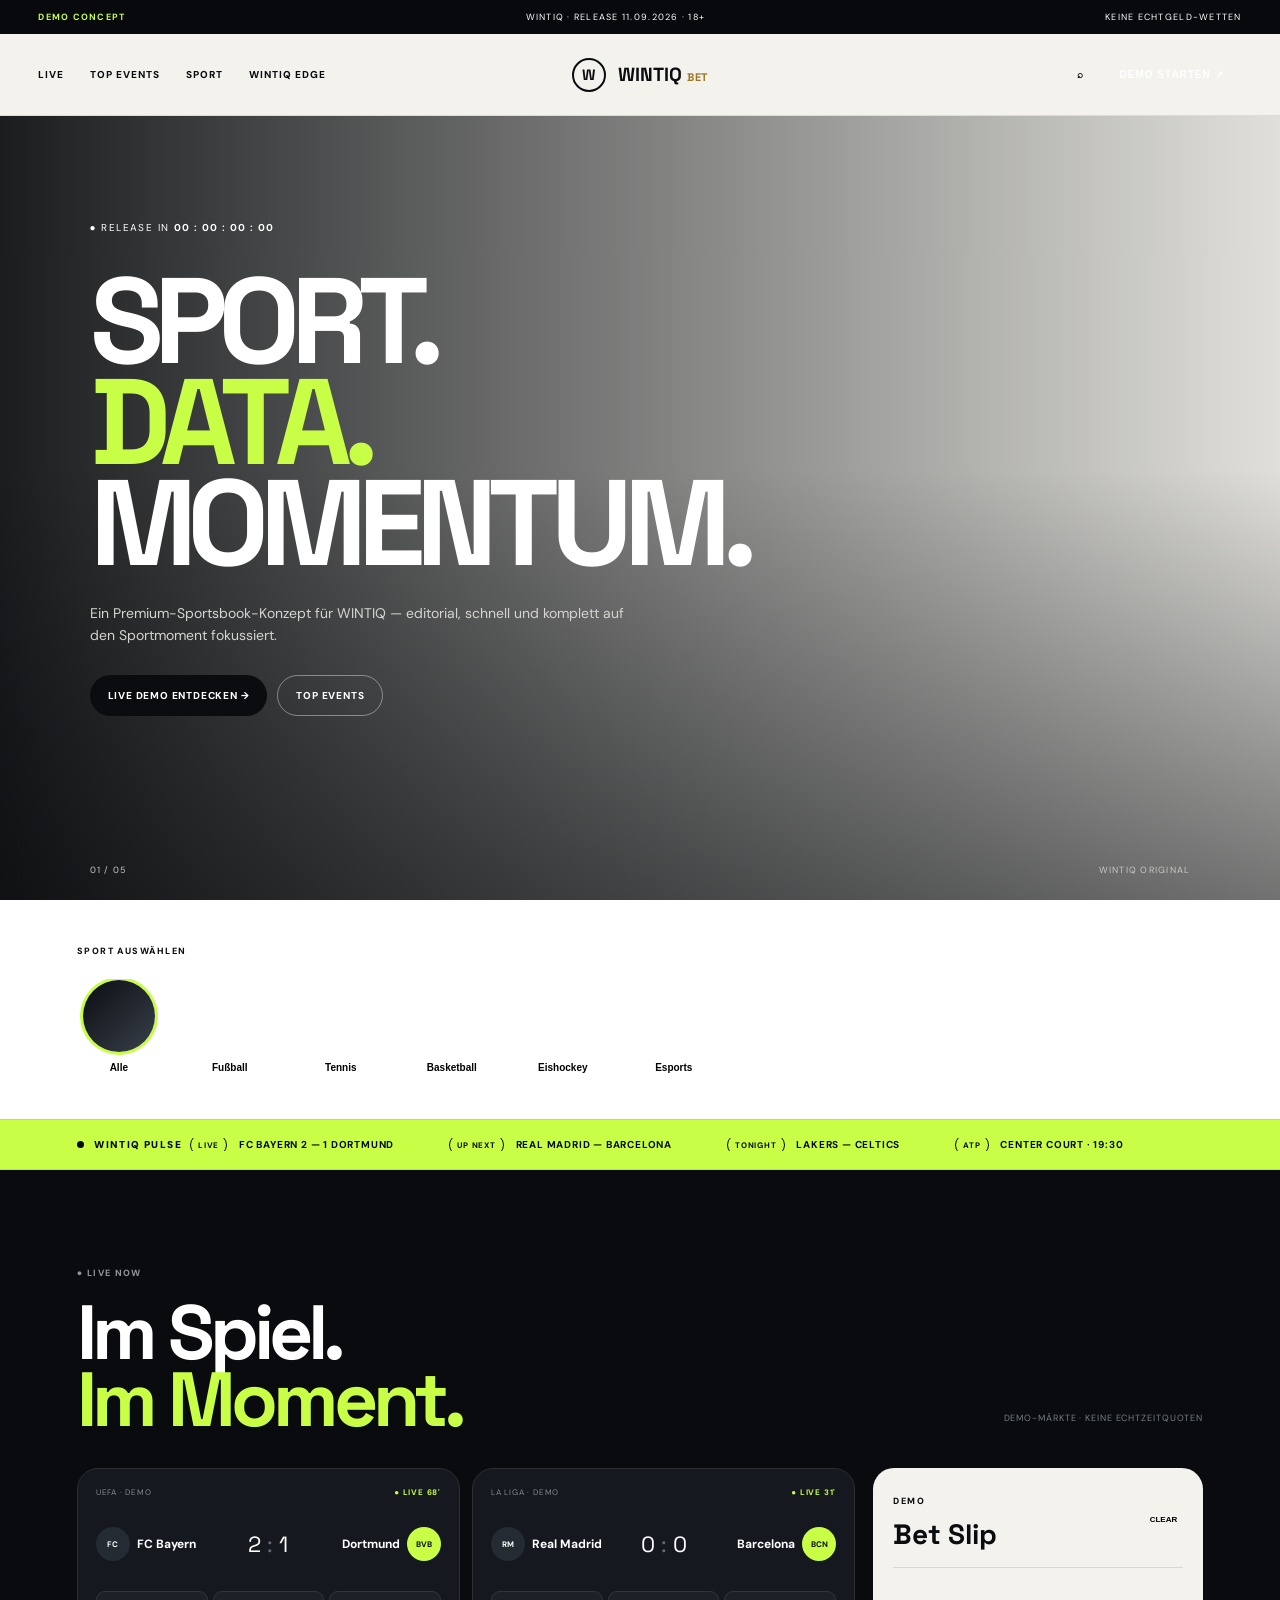
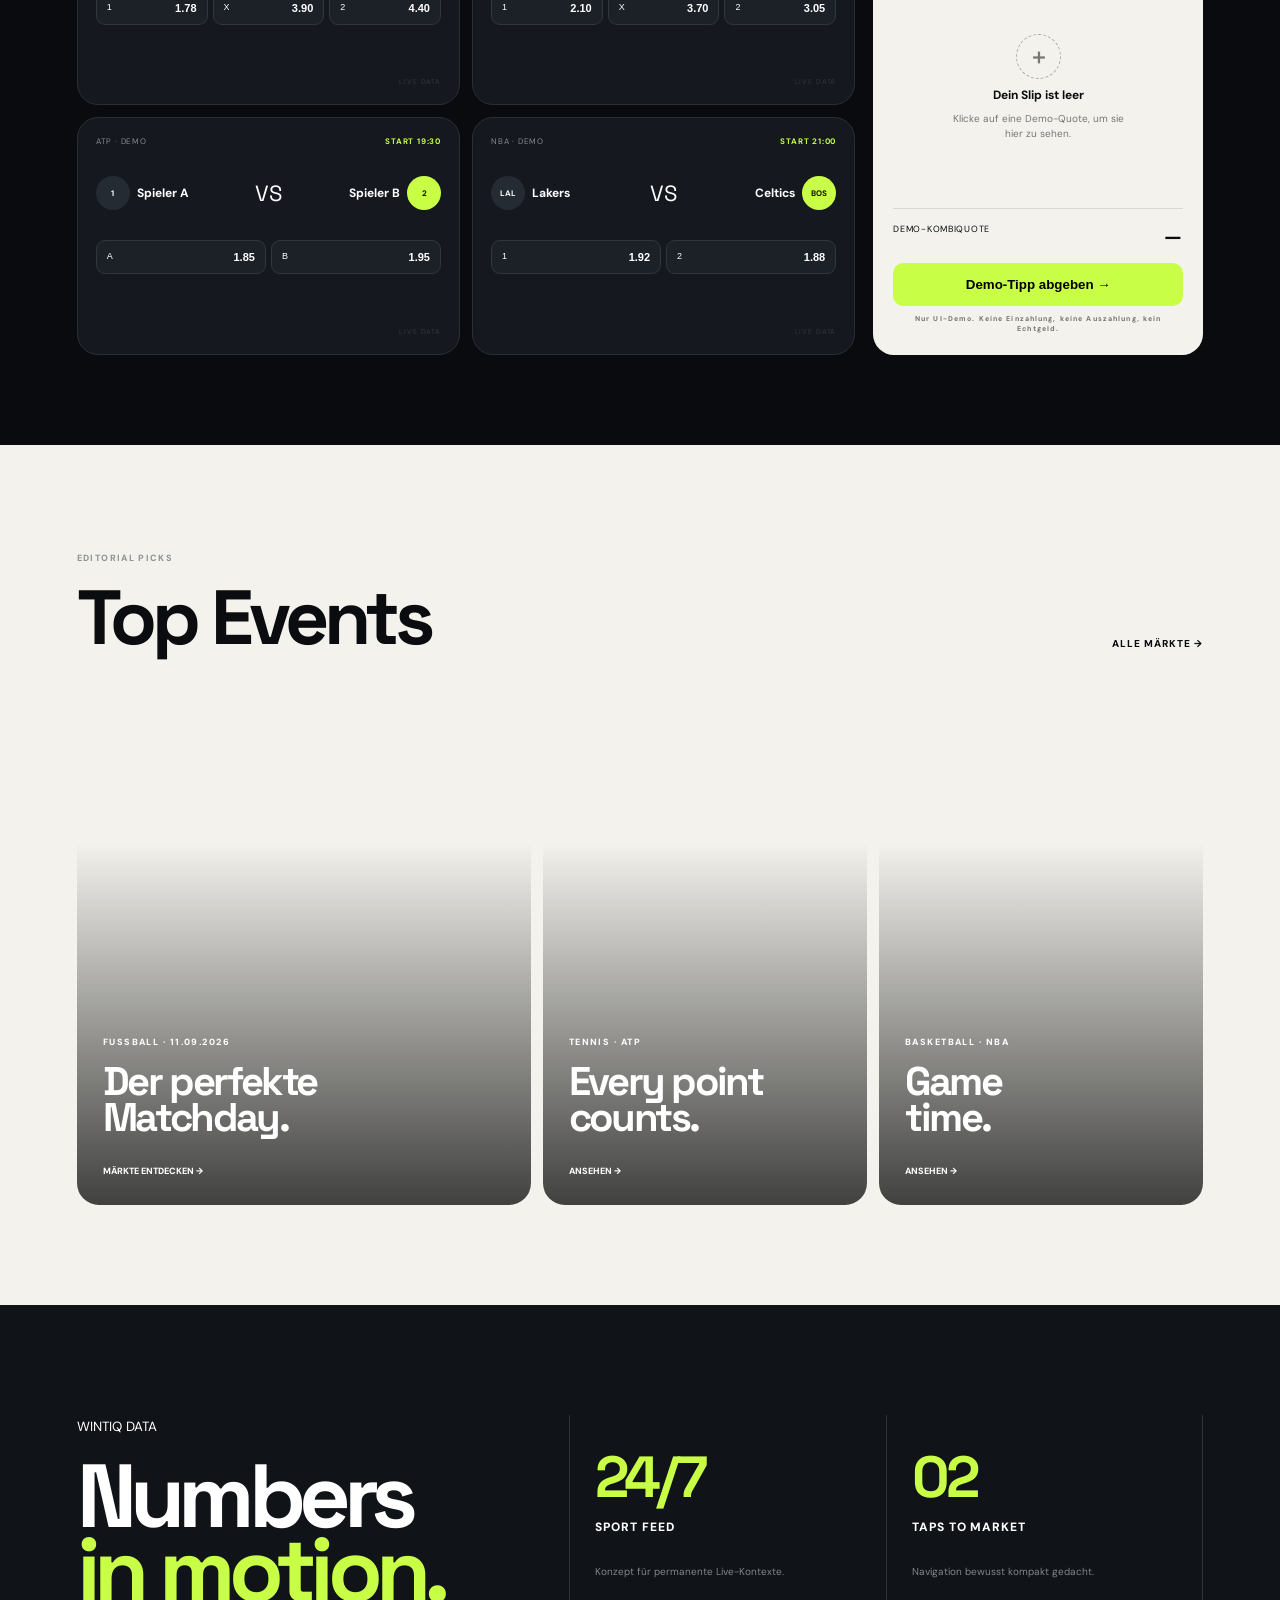
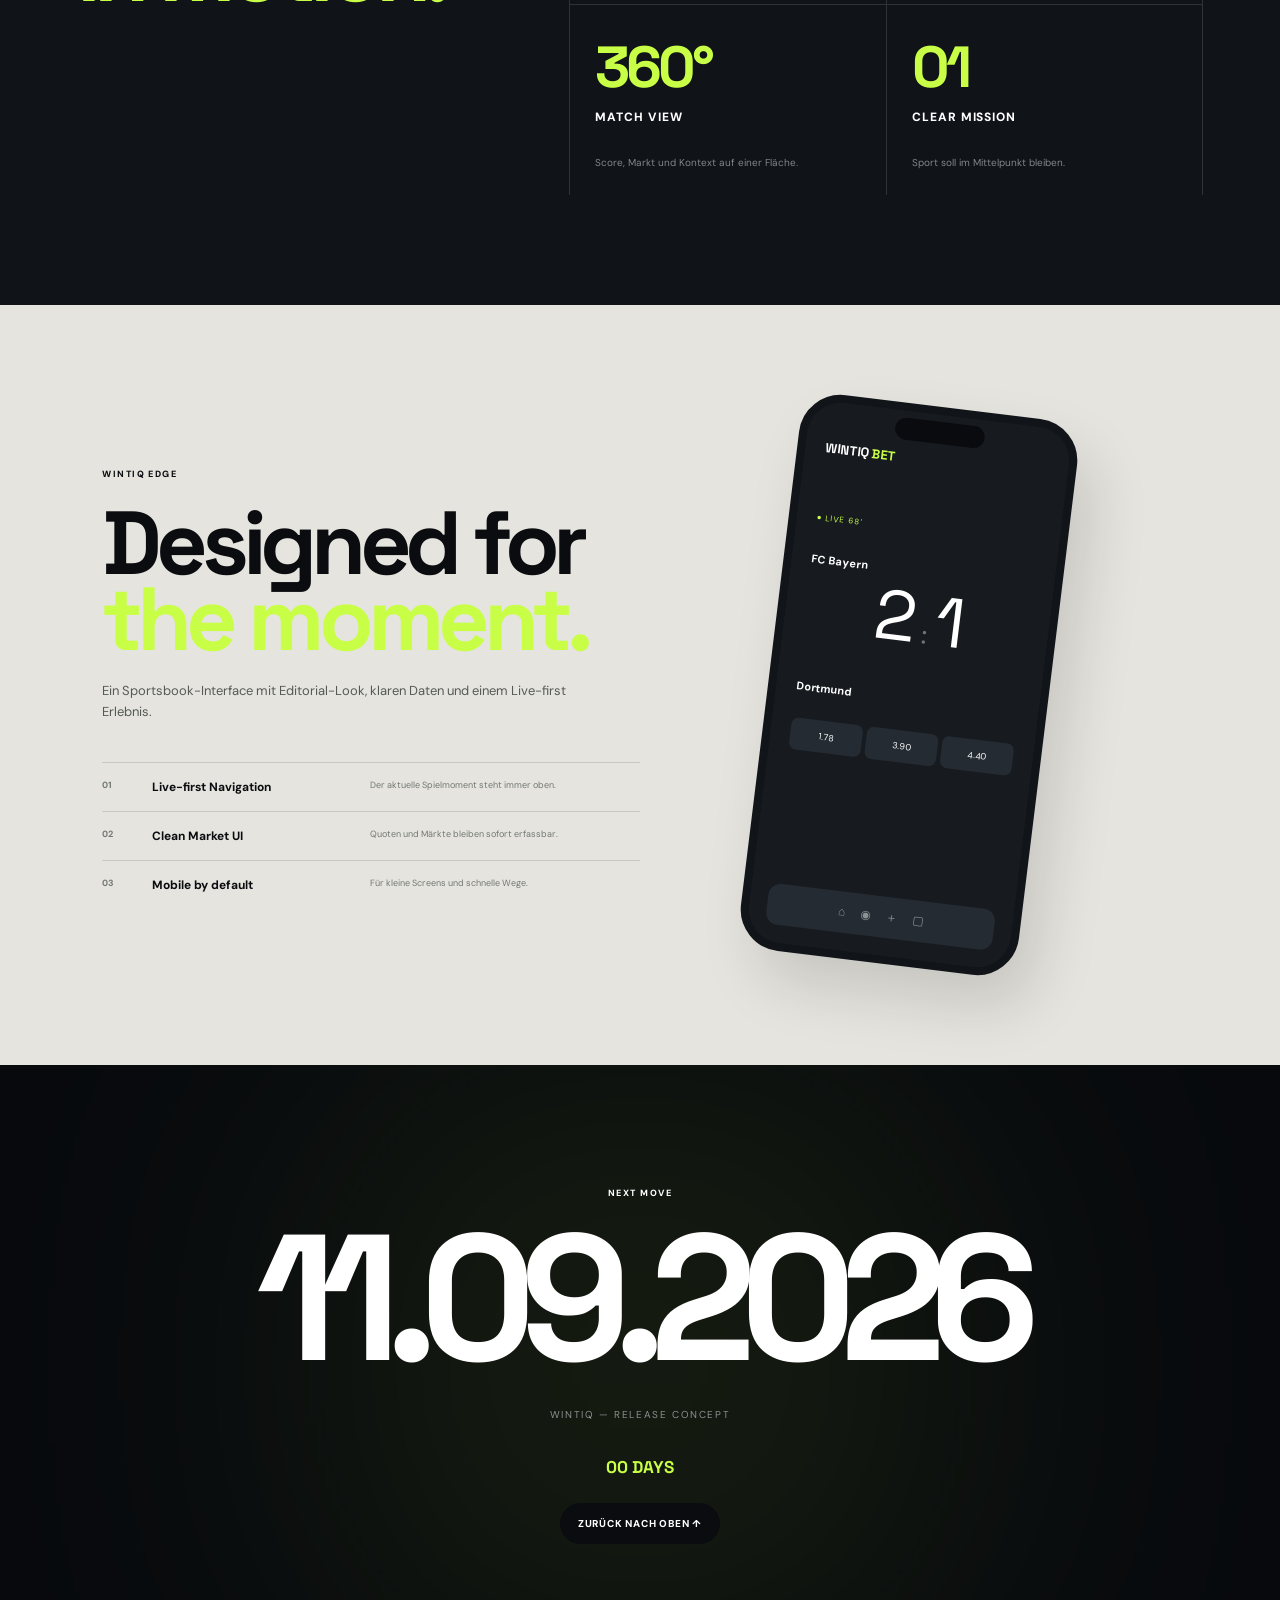
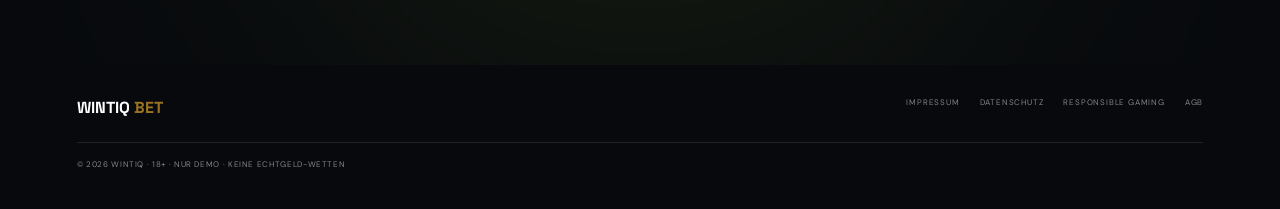
<file: WINTIQ-BET/WINTIQ-BET/index.html>
<!doctype html><html lang="de"><head><meta charset="utf-8"><meta name="viewport" content="width=device-width,initial-scale=1"><meta name="description" content="WINTIQ — Release 11.09.2026"><title>WINTIQ — 11.09.2026</title><link rel="preconnect" href="https://fonts.googleapis.com"><link rel="preconnect" href="https://fonts.gstatic.com" crossorigin><link href="https://fonts.googleapis.com/css2?family=DM+Sans:wght@400;500;700;800&family=Space+Grotesk:wght@500;700&display=swap" rel="stylesheet"><link rel="stylesheet" href="styles.css"></head><body>
<div class="bar"><b>DEMO CONCEPT</b><span>WINTIQ · RELEASE 11.09.2026 · 18+</span><span>Keine Echtgeld-Wetten</span></div>
<header><button class="hamb" id="hamb">☰</button><nav><a href="#live">Live</a><a href="#events">Top Events</a><a href="#sports">Sport</a><a href="#edge">WINTIQ Edge</a></nav><a class="logo" href="#"><i>W</i> WINTIQ <em>BET</em></a><div class="actions"><button id="search">⌕</button><button class="cta" id="demo">Demo starten ↗</button></div></header><div class="mobile" id="mobile"><a href="#live">Live</a><a href="#events">Top Events</a><a href="#sports">Sport</a><a href="#edge">WINTIQ Edge</a></div>
<main>
<section class="hero"><div class="hero-bg"></div><div class="hero-shade"></div><div class="hero-copy"><small>● RELEASE IN <strong id="timer">00 : 00 : 00 : 00</strong></small><h1>SPORT.<br><span>DATA.</span><br>MOMENTUM.</h1><p>Ein Premium-Sportsbook-Konzept für WINTIQ — editorial, schnell und komplett auf den Sportmoment fokussiert.</p><div><a class="cta" href="#live">Live Demo entdecken →</a><a class="ghost" href="#events">Top Events</a></div></div><div class="hero-foot"><span>01 / 05</span><span>WINTIQ ORIGINAL</span></div></section>
<section class="sports" id="sports"><small>SPORT AUSWÄHLEN</small><div class="chips"><button class="chip active" data-sport="all"><i class="all"></i>Alle</button><button class="chip" data-sport="football"><i class="football"></i>Fußball</button><button class="chip" data-sport="tennis"><i class="tennis"></i>Tennis</button><button class="chip" data-sport="basketball"><i class="basketball"></i>Basketball</button><button class="chip" data-sport="ice"><i class="ice"></i>Eishockey</button><button class="chip" data-sport="esports"><i class="esports"></i>Esports</button></div></section>
<section class="pulse"><div class="pulse-label"><span></span> WINTIQ PULSE</div><div class="ticker"><div><b>LIVE</b> FC BAYERN 2 — 1 DORTMUND</div><div><b>UP NEXT</b> REAL MADRID — BARCELONA</div><div><b>TONIGHT</b> LAKERS — CELTICS</div><div><b>ATP</b> CENTER COURT · 19:30</div></div></section>
<section class="live" id="live"><div class="head"><div><small>● LIVE NOW</small><h2>Im Spiel.<br><span>Im Moment.</span></h2></div><p>Demo-Märkte · keine Echtzeitquoten</p></div><div class="live-grid"><div class="matches" id="matches">
<article class="match" data-sport="football"><div class="top">UEFA · DEMO <b>● LIVE 68'</b></div><div class="teams"><strong><i>FC</i> FC Bayern</strong><div>2 <span>:</span> 1</div><strong>Dortmund <i class="lime">BVB</i></strong></div><div class="odds"><button data-bet="FC Bayern — Sieg" data-odd="1.78">1 <b>1.78</b></button><button data-bet="Remis" data-odd="3.90">X <b>3.90</b></button><button data-bet="Dortmund — Sieg" data-odd="4.40">2 <b>4.40</b></button></div></article>
<article class="match" data-sport="football"><div class="top">LA LIGA · DEMO <b>● LIVE 31'</b></div><div class="teams"><strong><i>RM</i> Real Madrid</strong><div>0 <span>:</span> 0</div><strong>Barcelona <i class="lime">BCN</i></strong></div><div class="odds"><button data-bet="Real Madrid — Sieg" data-odd="2.10">1 <b>2.10</b></button><button data-bet="Real Madrid — Remis" data-odd="3.70">X <b>3.70</b></button><button data-bet="Barcelona — Sieg" data-odd="3.05">2 <b>3.05</b></button></div></article>
<article class="match" data-sport="tennis"><div class="top">ATP · DEMO <b>START 19:30</b></div><div class="teams"><strong><i>1</i> Spieler A</strong><div>VS</div><strong>Spieler B <i class="lime">2</i></strong></div><div class="odds two"><button data-bet="Spieler A — Sieg" data-odd="1.85">A <b>1.85</b></button><button data-bet="Spieler B — Sieg" data-odd="1.95">B <b>1.95</b></button></div></article>
<article class="match" data-sport="basketball"><div class="top">NBA · DEMO <b>START 21:00</b></div><div class="teams"><strong><i>LAL</i> Lakers</strong><div>VS</div><strong>Celtics <i class="lime">BOS</i></strong></div><div class="odds two"><button data-bet="Lakers — Sieg" data-odd="1.92">1 <b>1.92</b></button><button data-bet="Celtics — Sieg" data-odd="1.88">2 <b>1.88</b></button></div></article>
</div><aside class="slip"><div class="slip-head"><div><small>DEMO</small><h3>Bet Slip</h3></div><button id="clear">CLEAR</button></div><div id="items" class="items"><div class="empty"><b>＋</b><strong>Dein Slip ist leer</strong><span>Klicke auf eine Demo-Quote, um sie hier zu sehen.</span></div></div><div class="slip-foot"><div>Demo-Kombiquote <strong id="total">—</strong></div><button id="place">Demo-Tipp abgeben →</button><small>Nur UI-Demo. Keine Einzahlung, keine Auszahlung, kein Echtgeld.</small></div></aside></div></section>
<section class="events" id="events"><div class="head light"><div><small>EDITORIAL PICKS</small><h2>Top Events</h2></div><a href="#live">Alle Märkte →</a></div><div class="event-grid"><article class="event big football-img"><div><small>FUSSBALL · 11.09.2026</small><h3>Der perfekte<br>Matchday.</h3><a href="#live">Märkte entdecken →</a></div></article><article class="event tennis-img"><div><small>TENNIS · ATP</small><h3>Every point<br>counts.</h3><a href="#live">Ansehen →</a></div></article><article class="event basket-img"><div><small>BASKETBALL · NBA</small><h3>Game<br>time.</h3><a href="#live">Ansehen →</a></div></article></div></section>
<section class="numbers"><div><small>WINTIQ DATA</small><h2>Numbers<br><span>in motion.</span></h2></div><div class="number-grid"><article><strong>24/7</strong><span>Sport feed</span><small>Konzept für permanente Live-Kontexte.</small></article><article><strong>02</strong><span>Taps to market</span><small>Navigation bewusst kompakt gedacht.</small></article><article><strong>360°</strong><span>Match view</span><small>Score, Markt und Kontext auf einer Fläche.</small></article><article><strong>01</strong><span>Clear mission</span><small>Sport soll im Mittelpunkt bleiben.</small></article></div></section>
<section class="edge" id="edge"><div><small>WINTIQ EDGE</small><h2>Designed for<br><span>the moment.</span></h2><p>Ein Sportsbook-Interface mit Editorial-Look, klaren Daten und einem Live-first Erlebnis.</p><div class="features"><div><b>01</b><strong>Live-first Navigation</strong><small>Der aktuelle Spielmoment steht immer oben.</small></div><div><b>02</b><strong>Clean Market UI</strong><small>Quoten und Märkte bleiben sofort erfassbar.</small></div><div><b>03</b><strong>Mobile by default</strong><small>Für kleine Screens und schnelle Wege.</small></div></div></div><div class="phone"><div class="notch"></div><div class="screen"><b>WINTIQ <em>BET</em></b><small>● LIVE 68'</small><h4>FC Bayern</h4><div class="score">2 <span>:</span> 1</div><h4>Dortmund</h4><div class="mini"><span>1.78</span><span>3.90</span><span>4.40</span></div><footer>⌂　 ◉　 ＋　 ▢</footer></div></div></section>
<section class="release"><small>NEXT MOVE</small><h2>11.09.2026</h2><p>WINTIQ — RELEASE CONCEPT</p><strong id="days">00 DAYS</strong><a class="cta" href="#">Zurück nach oben ↑</a></section></main>
<footer><div><b>WINTIQ <em>BET</em></b><nav><a href="#">Impressum</a><a href="#">Datenschutz</a><a href="#">Responsible Gaming</a><a href="#">AGB</a></nav></div><p>© 2026 WINTIQ · 18+ · Nur Demo · Keine Echtgeld-Wetten</p></footer><div id="toast">Demo-Quote hinzugefügt ✓</div><script src="script.js"></script></body></html>
</file>
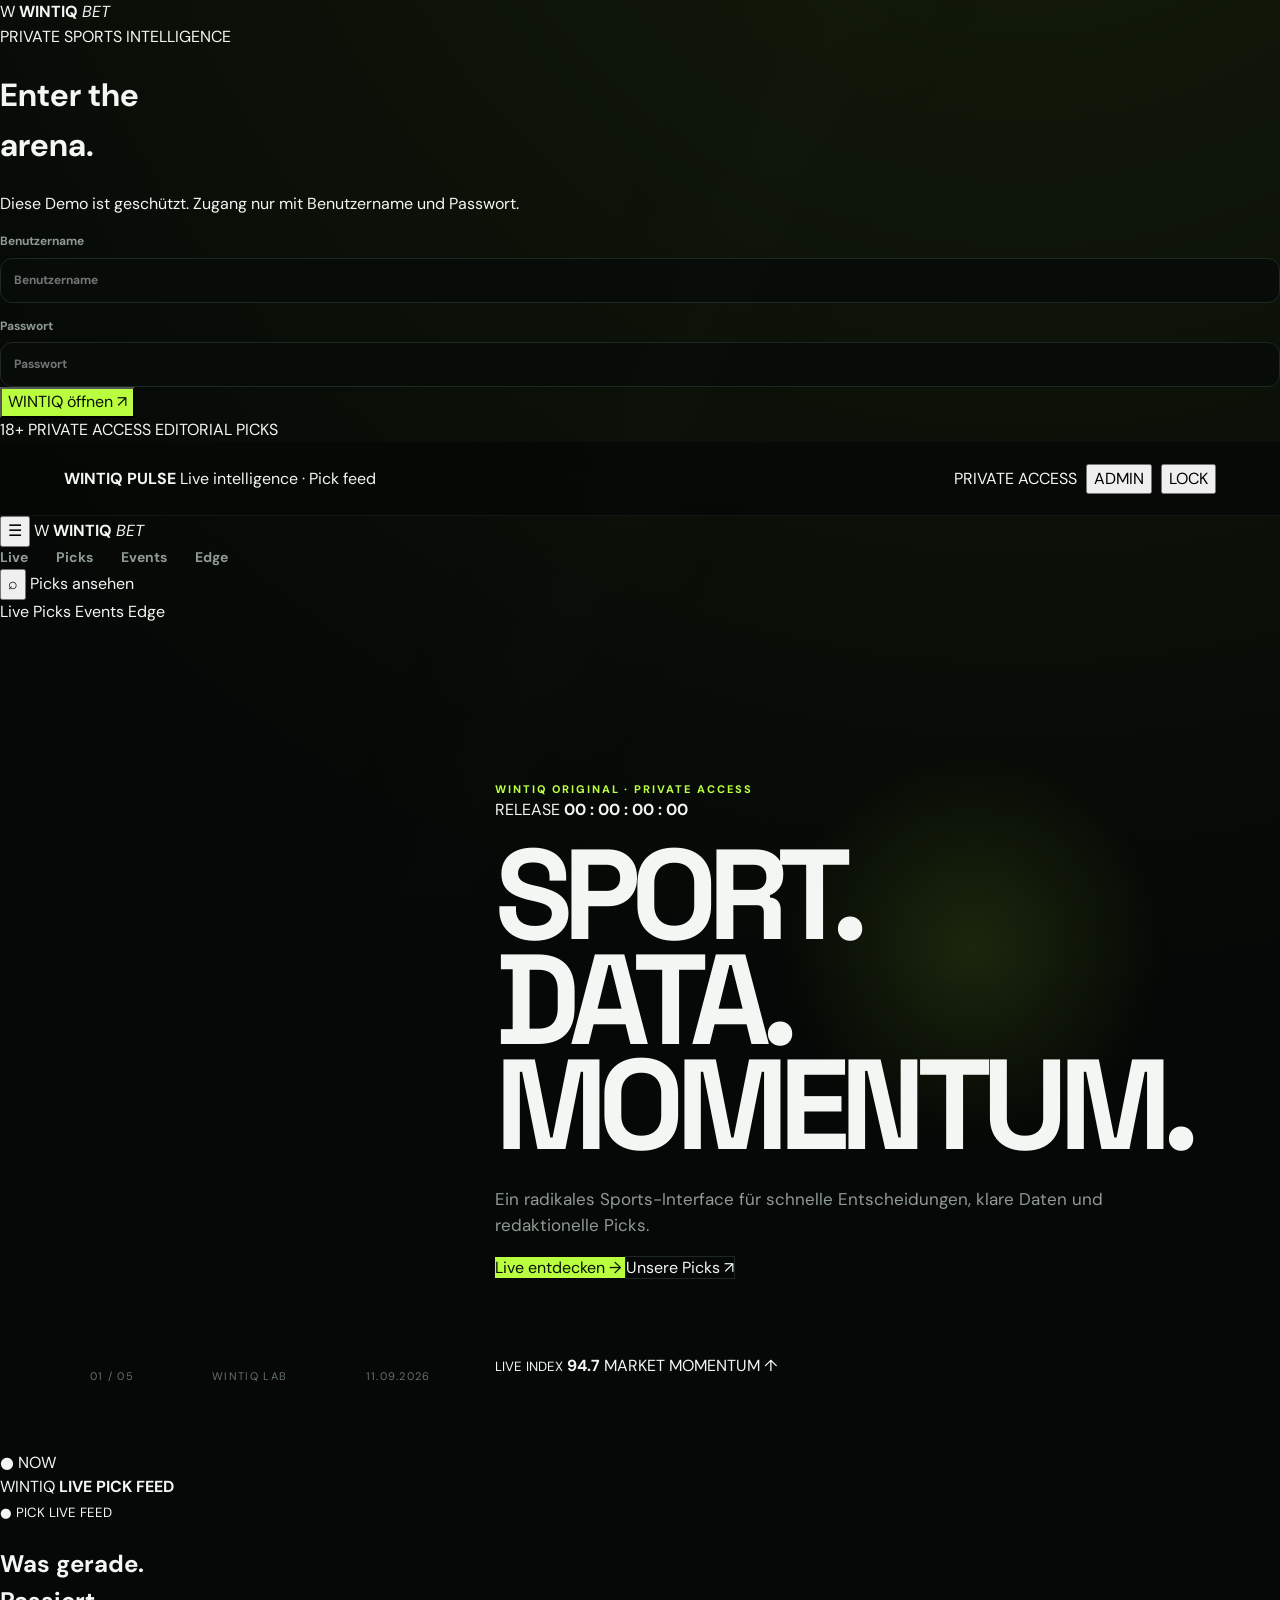
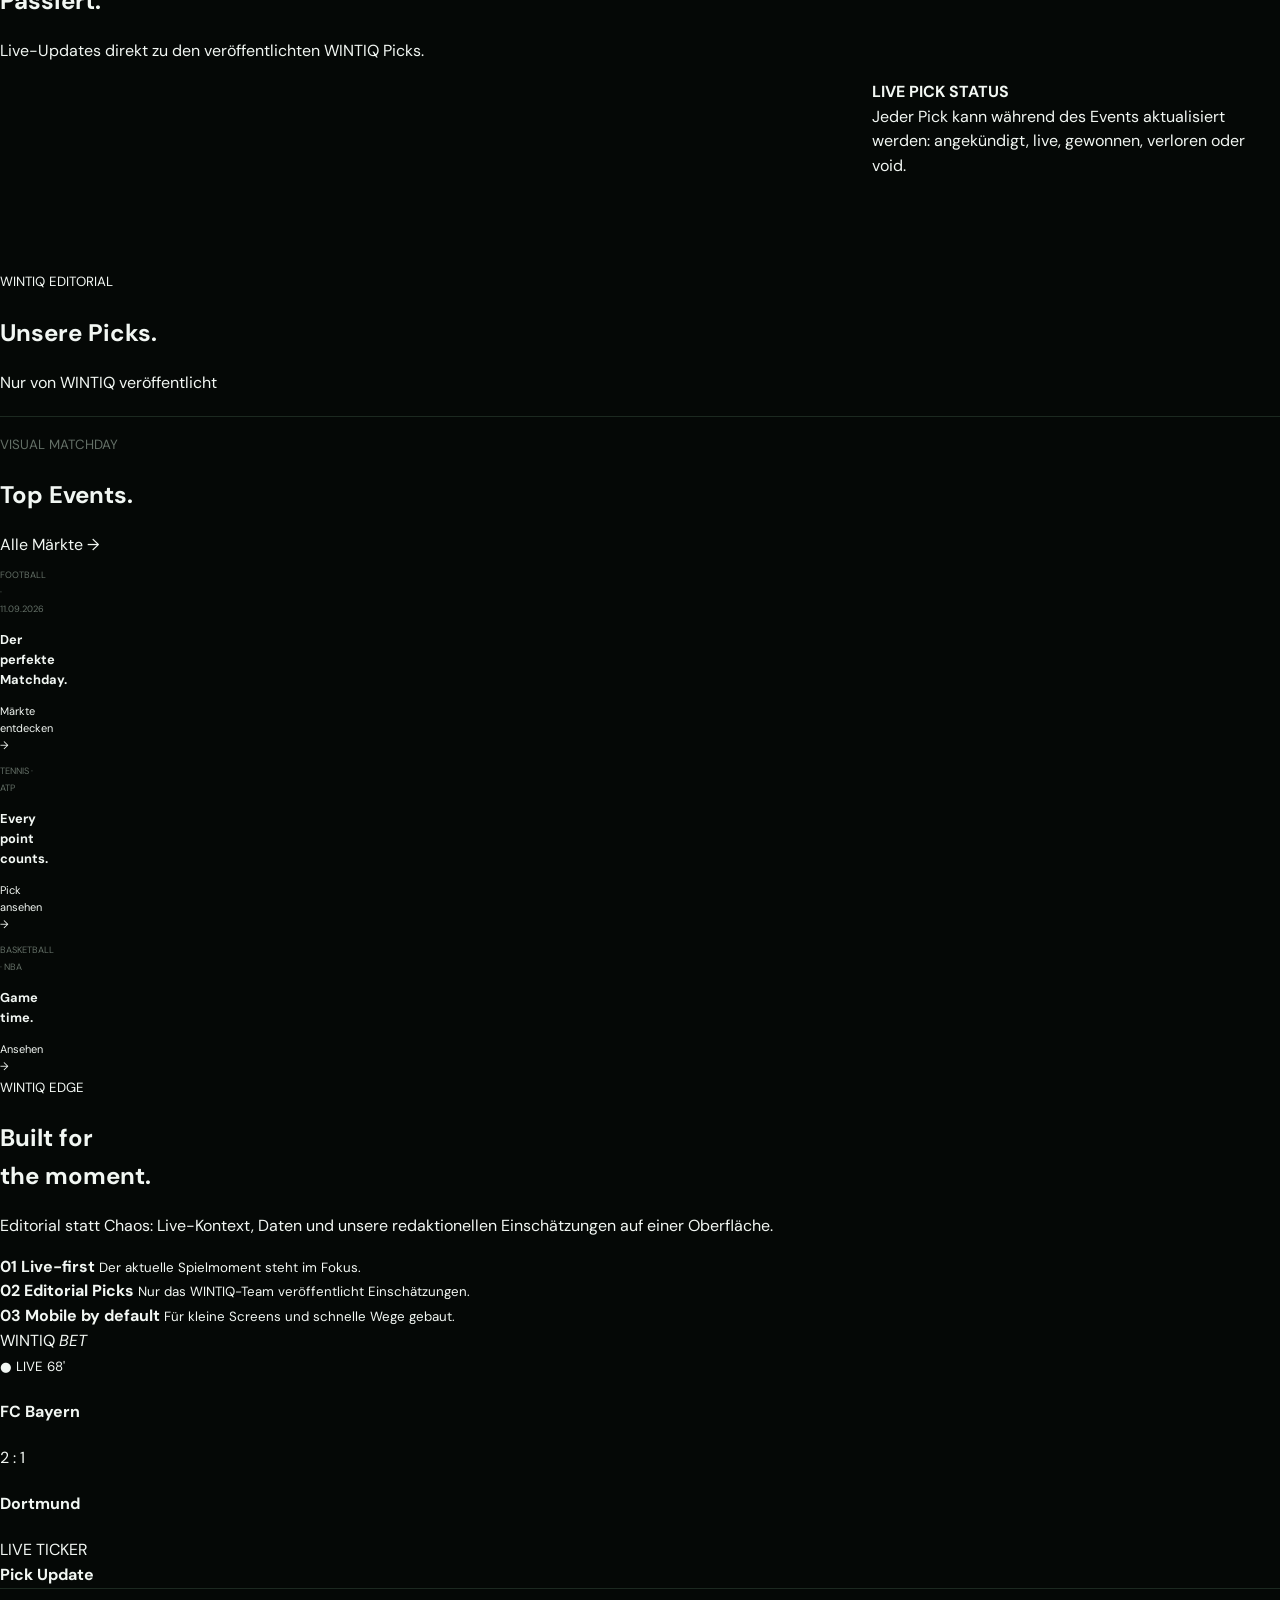
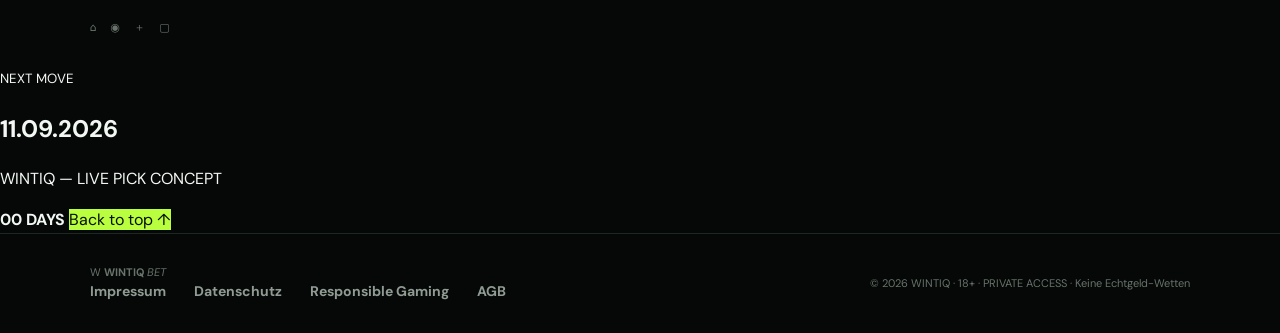
<file: index (10).html>
<!doctype html>
<html lang="de">
<head>
<meta charset="utf-8">
<meta name="viewport" content="width=device-width,initial-scale=1">

<meta name="description" content="WINTIQ BET — private demo sportsbook concept">
<title>WINTIQ BET — Private Demo</title>

<link rel="preconnect" href="https://fonts.googleapis.com">
<link rel="preconnect" href="https://fonts.gstatic.com" crossorigin>

<link href="https://fonts.googleapis.com/css2?family=DM+Sans:wght@400;500;600;700;800&family=Space+Grotesk:wght@500;600;700&display=swap" rel="stylesheet">

<link rel="stylesheet" href="styles.css">

<style>
  /* GitHub Admin */
  .github-token-field {
    grid-column: 1 / -1;
  }

  .github-token-field input {
    width: 100%;
    min-height: 54px;
    font-size: 16px;
    box-sizing: border-box;
  }

  .github-test-row {
    display: flex;
    align-items: center;
    gap: 14px;
    margin-top: 14px;
    flex-wrap: wrap;
  }

  .github-status {
    font-size: 13px;
    line-height: 1.45;
    opacity: .9;
  }

  .github-status.ok {
    color: #b6ff4a;
  }

  .github-status.error {
    color: #ff7777;
  }

  .github-status.loading {
    opacity: .65;
  }

  .pick-live {
    padding: 0 0 90px;
  }

  .pick-live-grid {
    display: grid;
    grid-template-columns: minmax(0,1.35fr) minmax(280px,.65fr);
    gap: 24px;
    align-items: start;
  }

  .live-feed {
    display: grid;
    gap: 12px;
  }

  .live-feed-item {
    display: grid;
    grid-template-columns: 80px 1fr auto;
    gap: 18px;
    align-items: center;
    padding: 18px 20px;
    border: 1px solid rgba(255,255,255,.09);
    background: rgba(255,255,255,.025);
    border-radius: 14px;
  }

  .live-feed-time {
    font-family: "Space Grotesk",sans-serif;
    font-weight: 700;
    opacity: .7;
    font-size: 13px;
  }

  .live-feed-main strong {
    display: block;
    margin-bottom: 5px;
  }

  .live-feed-main small {
    opacity: .65;
  }

  .ticker-status,
  .pick-status {
    display: inline-flex;
    align-items: center;
    gap: 6px;
    border-radius: 999px;
    padding: 6px 10px;
    font-size: 11px;
    font-weight: 800;
    letter-spacing: .06em;
    white-space: nowrap;
  }

  .status-coming {
    background: rgba(255,255,255,.08);
  }

  .status-live {
    background: rgba(182,255,74,.12);
    color: #b6ff4a;
  }

  .status-won {
    background: rgba(95,210,140,.12);
    color: #8df0ae;
  }

  .status-lost {
    background: rgba(255,90,90,.12);
    color: #ff8585;
  }

  .status-void {
    background: rgba(255,190,80,.12);
    color: #ffd27b;
  }

  .live-empty {
    padding: 28px;
    border: 1px dashed rgba(255,255,255,.12);
    border-radius: 14px;
    opacity: .65;
  }

  .pick-card .pick-status-row {
    display: flex;
    justify-content: space-between;
    gap: 10px;
    align-items: center;
    margin-top: 14px;
  }

  .admin-ticker-list {
    display: grid;
    gap: 10px;
    margin-top: 14px;
  }

  .admin-ticker-item {
    display: grid;
    grid-template-columns: 1fr auto;
    gap: 12px;
    align-items: center;
    padding: 13px;
    border: 1px solid rgba(255,255,255,.08);
    border-radius: 12px;
  }

  .admin-ticker-item strong {
    display: block;
    margin-bottom: 4px;
  }

  .admin-ticker-item small {
    opacity: .65;
  }

  .ticker-admin-grid {
    display: grid;
    grid-template-columns: minmax(0,1fr) 160px;
    gap: 12px;
    margin-top: 14px;
  }

  .ticker-admin-grid .full {
    grid-column: 1 / -1;
  }

  @media (max-width:850px) {
    .pick-live-grid {
      grid-template-columns: 1fr;
    }

    .live-feed-item {
      grid-template-columns: 1fr;
      gap: 8px;
    }

    .live-feed-item > .ticker-status {
      justify-self: start;
    }

    .ticker-admin-grid {
      grid-template-columns: 1fr;
    }
  }
</style>

</head>

<body class="locked">

<!-- LOGIN -->
<div id="loginGate" class="gate">
  <div class="gate-glow"></div>

  <div class="gate-card">

    <div class="gate-logo">
      <span>W</span>
      <b>WINTIQ</b>
      <em>BET</em>
    </div>

    <div class="gate-kicker">
      PRIVATE SPORTS INTELLIGENCE
    </div>

    <h1>
      Enter the<br>
      <span>arena.</span>
    </h1>

    <p>
      Diese Demo ist geschützt. Zugang nur mit Benutzername und Passwort.
    </p>

    <form id="loginForm">

      <label>
        Benutzername
        <input
          id="loginUser"
          autocomplete="username"
          placeholder="Benutzername"
          required
        >
      </label>

      <label>
        Passwort
        <input
          id="loginPass"
          type="password"
          autocomplete="current-password"
          placeholder="Passwort"
          required
        >
      </label>

      <button class="primary" type="submit">
        WINTIQ öffnen <span>↗</span>
      </button>

      <small id="loginError"></small>

    </form>

    <div class="gate-foot">
      <span>18+</span>
      <span>PRIVATE ACCESS</span>
      <span>EDITORIAL PICKS</span>
    </div>

  </div>
</div>


<!-- APP -->
<div id="app" class="app-hidden">

  <!-- TOPBAR -->
  <div class="topbar">

    <div>
      <span class="live-dot"></span>
      <b>WINTIQ PULSE</b>
      <span id="pulseText">Live intelligence · Pick feed</span>
    </div>

    <div class="top-actions">
      <span>PRIVATE ACCESS</span>
      <button id="adminOpen">ADMIN</button>
      <button id="logout">LOCK</button>
    </div>

  </div>


  <!-- NAV -->
  <header class="nav">

    <button class="hamb" id="hamb">☰</button>

    <a class="brand" href="#top">
      <span>W</span>
      <b>WINTIQ</b>
      <em>BET</em>
    </a>

    <nav>
      <a href="#live">Live</a>
      <a href="#picks">Picks</a>
      <a href="#events">Events</a>
      <a href="#edge">Edge</a>
    </nav>

    <div class="nav-actions">
      <button id="search">⌕</button>
      <a class="nav-cta" href="#picks">Picks ansehen</a>
    </div>

  </header>


  <!-- MOBILE NAV -->
  <div class="mobile" id="mobile">
    <a href="#live">Live</a>
    <a href="#picks">Picks</a>
    <a href="#events">Events</a>
    <a href="#edge">Edge</a>
  </div>


  <main id="top">

    <!-- HERO -->
    <section class="hero">

      <div class="hero-bg"></div>
      <div class="hero-shade"></div>
      <div class="hero-grid"></div>

      <div class="hero-copy">

        <div class="eyebrow">
          <span class="pulse-dot"></span>
          WINTIQ ORIGINAL · PRIVATE ACCESS
        </div>

        <div class="count">
          RELEASE
          <strong id="timer">00 : 00 : 00 : 00</strong>
        </div>

        <h1 id="heroTitle">
          SPORT.<br>
          <span>DATA.</span><br>
          MOMENTUM.
        </h1>

        <p id="heroText">
          Ein radikales Sports-Interface für schnelle Entscheidungen,
          klare Daten und redaktionelle Picks.
        </p>

        <div class="hero-buttons">
          <a class="primary" href="#live">
            Live entdecken <span>→</span>
          </a>

          <a class="ghost" href="#picks">
            Unsere Picks <span>↗</span>
          </a>
        </div>

      </div>

      <div class="hero-meta">
        <span>01 / 05</span>
        <span>WINTIQ LAB</span>
        <span id="releaseMeta">11.09.2026</span>
      </div>

      <div class="hero-card">
        <small>LIVE INDEX</small>
        <strong>94.7</strong>
        <span>MARKET MOMENTUM ↑</span>
      </div>

    </section>


    <!-- TICKER -->
    <section class="ticker">

      <div class="ticker-label">
        ● NOW
      </div>

      <div class="ticker-track" id="tickerTrack">
        <span>WINTIQ <b>LIVE PICK FEED</b></span>
      </div>

    </section>


    <!-- LIVE PICK FEED -->
    <section class="pick-live" id="live">

      <div class="section-top">
        <div>
          <small>● PICK LIVE FEED</small>

          <h2>
            Was gerade.<br>
            <span>Passiert.</span>
          </h2>
        </div>

        <p>
          Live-Updates direkt zu den veröffentlichten WINTIQ Picks.
        </p>
      </div>


      <div class="pick-live-grid">

        <div id="liveFeed" class="live-feed"></div>


        <aside class="pick-live-side">

          <div class="pick-note">

            <strong>LIVE PICK STATUS</strong><br>

            Jeder Pick kann während des Events aktualisiert werden:
            angekündigt, live, gewonnen, verloren oder void.

          </div>

        </aside>

      </div>

    </section>


    <!-- PICKS -->
    <section class="picks" id="picks">

      <div class="section-top">

        <div>
          <small>WINTIQ EDITORIAL</small>

          <h2>
            Unsere <span>Picks.</span>
          </h2>
        </div>

        <div class="pick-note">
          Nur von WINTIQ veröffentlicht
        </div>

      </div>

      <div id="pickGrid" class="pick-grid"></div>

    </section>


    <!-- EVENTS -->
    <section class="events" id="events">

      <div class="section-top">

        <div>
          <small>VISUAL MATCHDAY</small>

          <h2>
            Top <span>Events.</span>
          </h2>
        </div>

        <a class="arrow-link" href="#live">
          Alle Märkte →
        </a>

      </div>


      <div class="event-grid">

        <article class="event e1">

          <div>
            <small>FOOTBALL · 11.09.2026</small>

            <h3>
              Der perfekte<br>
              Matchday.
            </h3>

            <a href="#live">
              Märkte entdecken →
            </a>
          </div>

        </article>


        <article class="event e2">

          <div>
            <small>TENNIS · ATP</small>

            <h3>
              Every point<br>
              counts.
            </h3>

            <a href="#picks">
              Pick ansehen →
            </a>
          </div>

        </article>


        <article class="event e3">

          <div>
            <small>BASKETBALL · NBA</small>

            <h3>
              Game<br>
              time.
            </h3>

            <a href="#live">
              Ansehen →
            </a>
          </div>

        </article>

      </div>

    </section>


    <!-- EDGE -->
    <section class="edge" id="edge">

      <div class="edge-copy">

        <small>WINTIQ EDGE</small>

        <h2>
          Built for<br>
          <span>the moment.</span>
        </h2>

        <p>
          Editorial statt Chaos: Live-Kontext, Daten und unsere
          redaktionellen Einschätzungen auf einer Oberfläche.
        </p>


        <div class="features">

          <div>
            <b>01</b>

            <strong>Live-first</strong>

            <small>
              Der aktuelle Spielmoment steht im Fokus.
            </small>
          </div>


          <div>
            <b>02</b>

            <strong>Editorial Picks</strong>

            <small>
              Nur das WINTIQ-Team veröffentlicht Einschätzungen.
            </small>
          </div>


          <div>
            <b>03</b>

            <strong>Mobile by default</strong>

            <small>
              Für kleine Screens und schnelle Wege gebaut.
            </small>
          </div>

        </div>

      </div>


      <div class="phone">

        <div class="notch"></div>

        <div class="phone-screen">

          <div class="phone-brand">
            WINTIQ <em>BET</em>
          </div>

          <small>
            ● LIVE 68'
          </small>

          <h4>FC Bayern</h4>

          <div class="phone-score">
            2 <span>:</span> 1
          </div>

          <h4>Dortmund</h4>

          <div class="phone-pick">
            LIVE TICKER<br>
            <b>Pick Update</b>
          </div>

          <footer>
            ⌂　 ◉　 ＋　 ▢
          </footer>

        </div>

      </div>

    </section>


    <!-- RELEASE -->
    <section class="release">

      <small>NEXT MOVE</small>

      <h2 id="releaseDateBig">
        11.09.2026
      </h2>

      <p>
        WINTIQ — LIVE PICK CONCEPT
      </p>

      <strong id="days">
        00 DAYS
      </strong>

      <a class="primary" href="#top">
        Back to top ↑
      </a>

    </section>

  </main>


  <!-- FOOTER -->
  <footer>

    <div>

      <div class="brand footer-brand">
        <span>W</span>
        <b>WINTIQ</b>
        <em>BET</em>
      </div>

      <nav>
        <a href="#">Impressum</a>
        <a href="#">Datenschutz</a>
        <a href="#">Responsible Gaming</a>
        <a href="#">AGB</a>
      </nav>

    </div>

    <p>
      © 2026 WINTIQ · 18+ · PRIVATE ACCESS · Keine Echtgeld-Wetten
    </p>

  </footer>

</div>


<!-- ========================================================= -->
<!-- ADMIN PANEL -->
<!-- ========================================================= -->

<div id="adminPanel" class="modal hidden">

  <div class="modal-card">

    <button class="modal-close" id="adminClose">
      ×
    </button>


    <div class="admin-head">

      <small>
        WINTIQ CONTROL ROOM
      </small>

      <h2>
        Admin <span>Studio.</span>
      </h2>

      <p>
        Änderungen werden nur lokal in diesem Browser gespeichert.
      </p>

    </div>


    <!-- ADMIN INPUTS -->
    <div class="admin-grid">

      <label>
        Hero Titel

        <input
          id="aHeroTitle"
          placeholder="SPORT. DATA. MOMENTUM."
        >
      </label>


      <label>
        Release Datum

        <input
          id="aRelease"
          type="date"
        >
      </label>


      <label class="full">
        Hero Text

        <textarea
          id="aHeroText"
          rows="3"
        ></textarea>
      </label>


      <label class="full">
        Pulse Text

        <input id="aPulse">
      </label>


      <!-- PICKS -->
      <div class="admin-block full">

        <div class="admin-block-head">

          <strong>
            WINTIQ Picks
          </strong>

          <button
            id="addPick"
            type="button"
          >
            + Pick hinzufügen
          </button>

        </div>

        <div id="adminPicks"></div>

      </div>

    </div>


    <!-- LIVE TICKER -->
    <div class="admin-block full">

      <div class="admin-block-head">
        <strong>Pick Live-Ticker</strong>
      </div>


      <div class="ticker-admin-grid">

        <label>
          Pick

          <select id="tickerPick"></select>
        </label>


        <label>
          Status

          <select id="tickerStatus">

            <option value="COMING">
              COMING
            </option>

            <option value="LIVE">
              LIVE
            </option>

            <option value="WON">
              WON
            </option>

            <option value="LOST">
              LOST
            </option>

            <option value="VOID">
              VOID
            </option>

          </select>

        </label>


        <label class="full">

          Live-Update

          <input
            id="tickerMessage"
            placeholder="z. B. 68' · Führung übernommen"
          >

        </label>

      </div>


      <button
        id="addTicker"
        type="button"
        class="ghost"
        style="margin-top:12px;"
      >
        + Live-Update hinzufügen
      </button>


      <div
        id="adminTicker"
        class="admin-ticker-list"
      ></div>

    </div>


    <!-- ===================================================== -->
    <!-- GITHUB PUBLISH -->
    <!-- ===================================================== -->

    <div class="admin-publish">

      <small>

        <b>GitHub-Veröffentlichung</b> ·

        Speichert deine Picks direkt in
        <code>picks.json</code>.

        Dafür wird ein GitHub Fine-grained Token mit
        <b>Contents: Read and write</b> benötigt.

        Der Token wird nicht im Projekt gespeichert.

      </small>


      <div class="publish-fields">

        <!-- TOKEN -->
        <label class="github-token-field">

          GitHub Token

          <input
            id="ghToken"
            type="password"
            autocomplete="off"
            placeholder="github_pat_…"
          >

        </label>


        <!-- REPOSITORY -->
        <label>

          Repository

          <input
            id="ghRepo"
            value="bodycam1212-lab/axenvo-bet"
            placeholder="owner/repository"
          >

        </label>


        <!-- BRANCH -->
        <label>

          Branch

          <input
            id="ghBranch"
            value="main"
            placeholder="main"
          >

        </label>

      </div>


      <!-- GITHUB STATUS -->
      <div class="github-test-row">

        <button
          id="testGitHub"
          type="button"
          class="ghost"
        >
          🧪 Token prüfen
        </button>


        <span
          id="ghStatus"
          class="github-status"
        ></span>

      </div>

    </div>


    <!-- ADMIN ACTIONS -->
    <div class="admin-actions">

      <button
        id="saveAdmin"
        class="primary"
      >
        Änderungen speichern
      </button>


      <button
        id="publishGitHub"
        class="primary"
      >
        Picks zu GitHub senden
      </button>


      <button
        id="resetAdmin"
        class="ghost"
      >
        Demo zurücksetzen
      </button>

    </div>


    <small class="admin-warning">

      Hinweis: Diese GitHub-Pages-Version ist eine Frontend-Demo.
      Ein echter Login ist damit nicht sicher, weil HTML/JavaScript
      öffentlich einsehbar ist. Für echte Zugangskontrolle braucht
      es einen Server/Auth-Dienst.

    </small>

  </div>

</div>


<!-- TOAST -->
<div id="toast"></div>


<!-- JAVASCRIPT -->
<script src="script.js"></script>

</body>
</html>
</file>
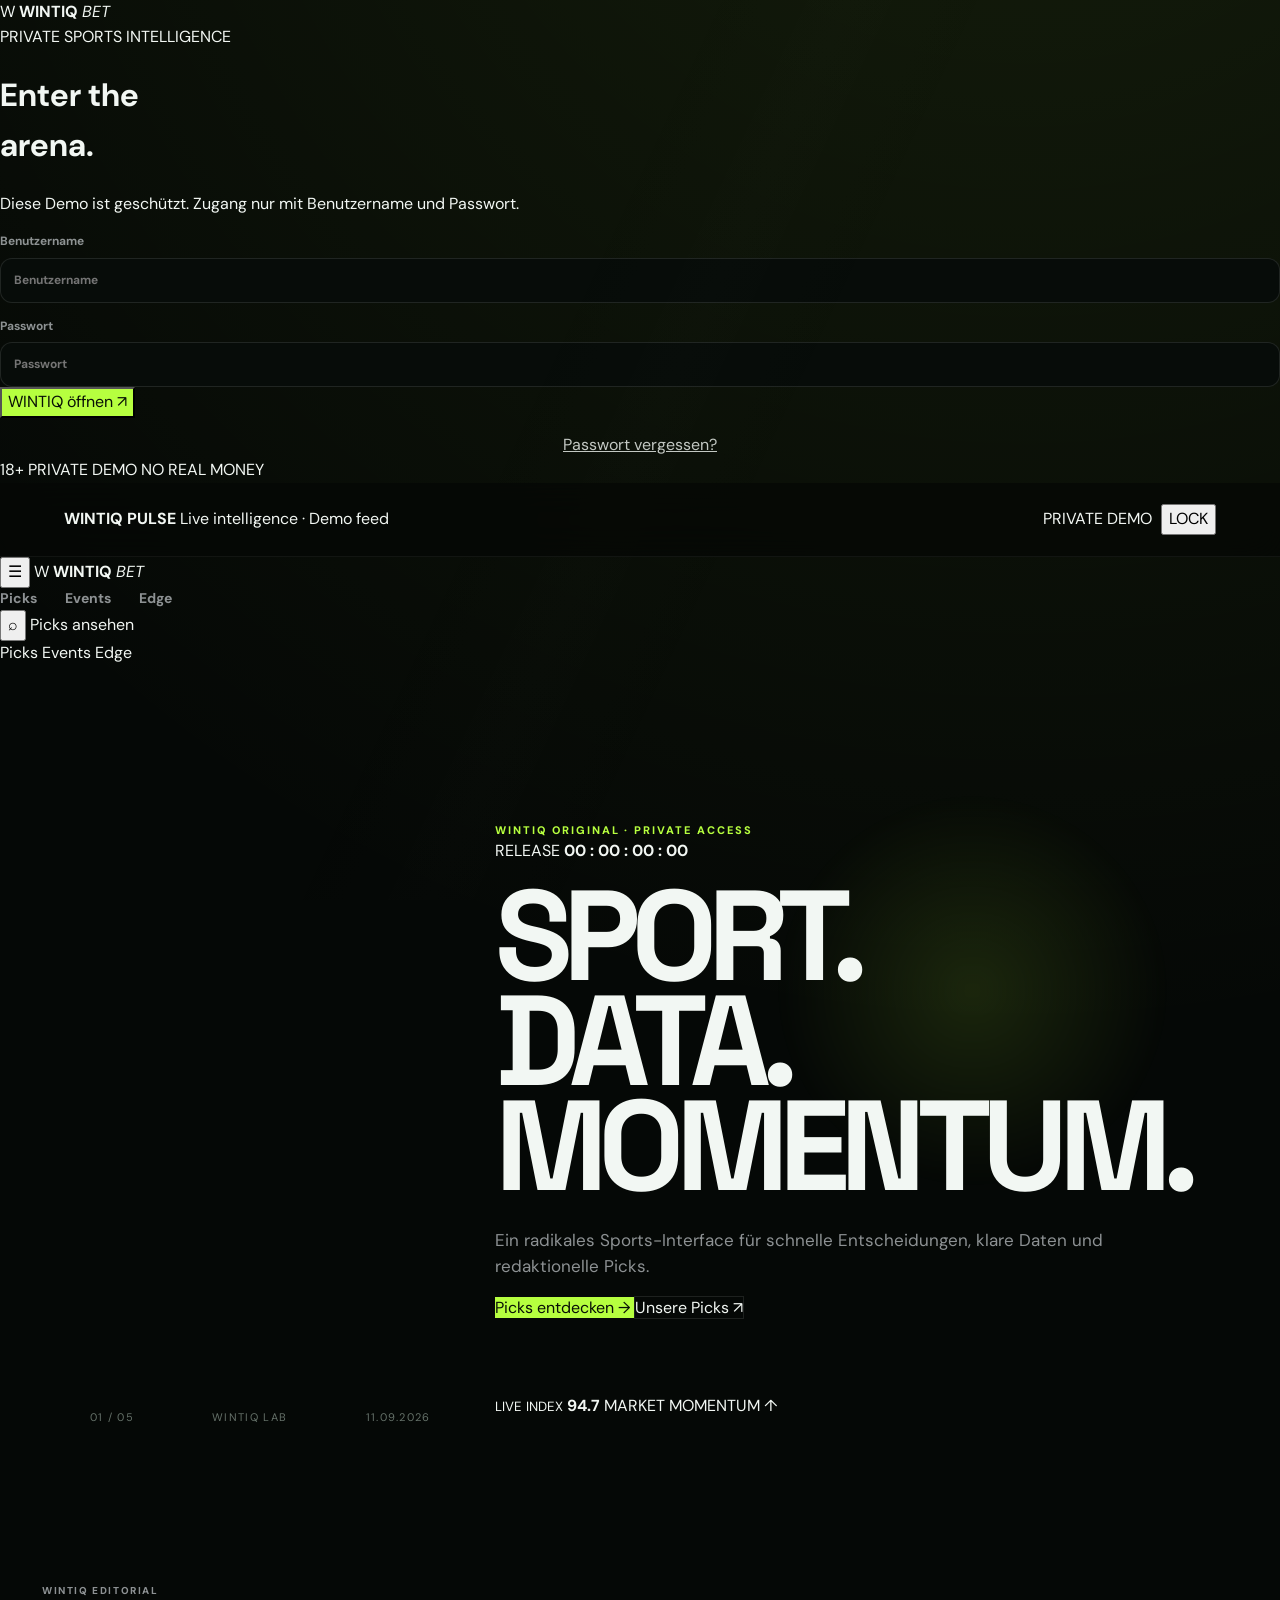
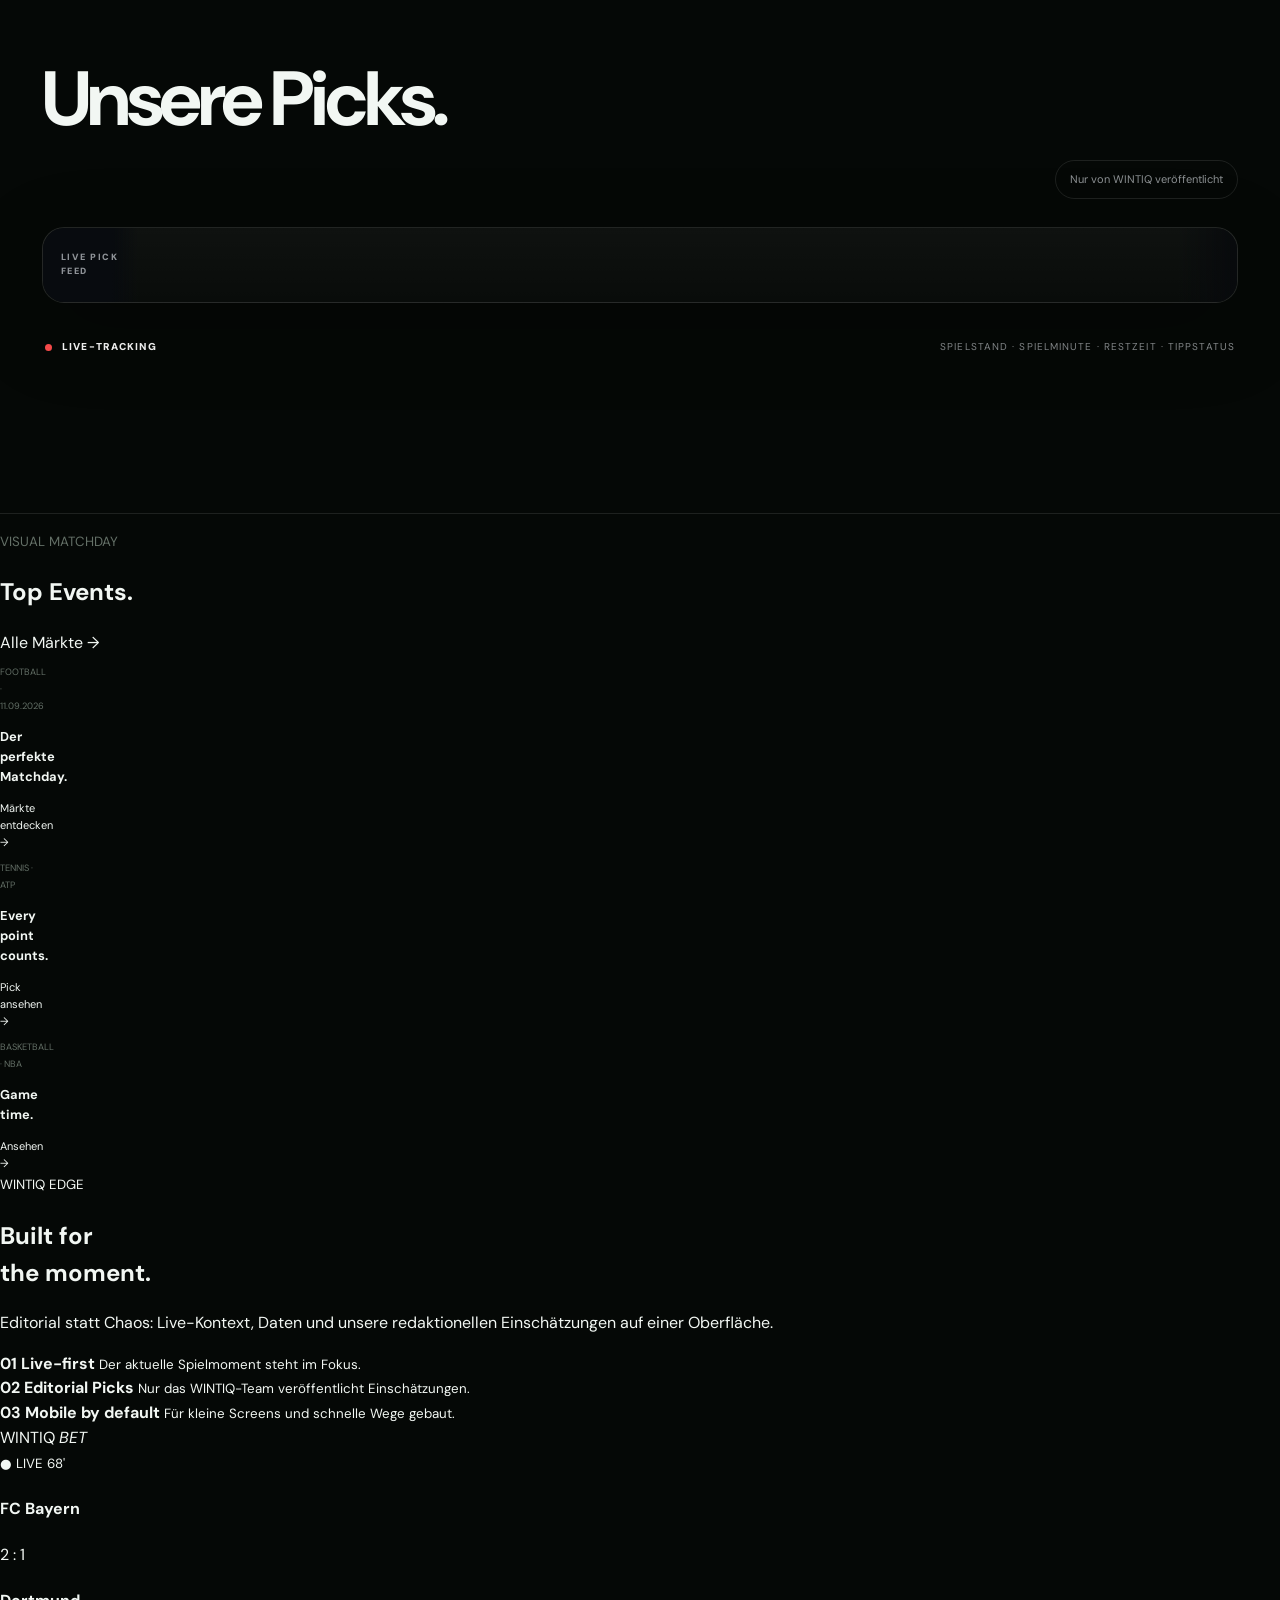
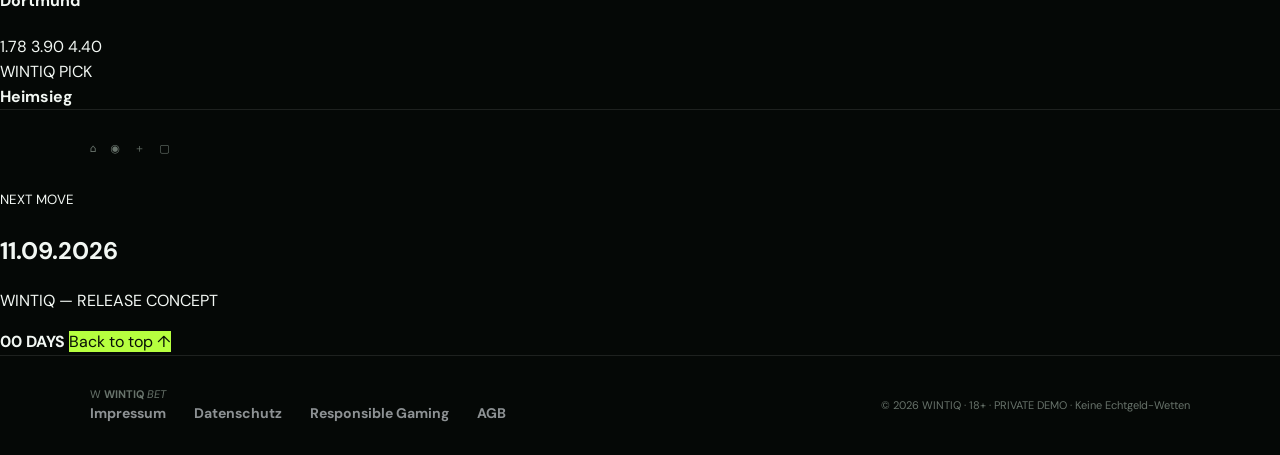
<file: index (11).html>
<!doctype html>
<html lang="de">
<head>
<meta charset="utf-8">
<meta name="viewport" content="width=device-width,initial-scale=1">

<meta name="description" content="WINTIQ — private sports intelligence demo">
<title>WINTIQ BET — Private Demo</title>

<link rel="preconnect" href="https://fonts.googleapis.com">
<link rel="preconnect" href="https://fonts.gstatic.com" crossorigin>

<link href="https://fonts.googleapis.com/css2?family=DM+Sans:wght@400;500;600;700;800&family=Space+Grotesk:wght@500;600;700&display=swap" rel="stylesheet">

<link rel="stylesheet" href="styles.css">

<style>
/* =========================================================
   GITHUB ADMIN
   ========================================================= */

.github-token-field {
  grid-column: 1 / -1;
}

.github-token-field input {
  width: 100%;
  min-height: 54px;
  font-size: 16px;
  box-sizing: border-box;
}

.github-test-row {
  display: flex;
  align-items: center;
  gap: 14px;
  margin-top: 14px;
  flex-wrap: wrap;
}

.github-status {
  font-size: 13px;
  line-height: 1.45;
  opacity: .9;
}

.github-status.ok {
  color: #b6ff4a;
}

.github-status.error {
  color: #ff7777;
}

.github-status.loading {
  opacity: .65;
}


/* =========================================================
   PASSWORD RESET
   ========================================================= */

.forgot-password {
  margin-top: 14px;
  text-align: center;
}

.forgot-password button {
  background: transparent;
  border: 0;
  color: inherit;
  cursor: pointer;
  text-decoration: underline;
  opacity: .8;
  font: inherit;
}

.forgot-password button:hover {
  opacity: 1;
}

.reset-box {
  display: grid;
  gap: 14px;
  margin-top: 20px;
}

.reset-box input {
  width: 100%;
  box-sizing: border-box;
}

.reset-message {
  min-height: 20px;
  font-size: 13px;
}

.reset-message.error {
  color: #ff7777;
}

.reset-message.ok {
  color: #b6ff4a;
}


/* =========================================================
   PASSWORD REQUEST INBOX
   ========================================================= */

.password-inbox {
  margin-top: 30px;
  border-top: 1px solid rgba(255,255,255,.1);
  padding-top: 24px;
}

.password-inbox-head {
  display: flex;
  justify-content: space-between;
  align-items: center;
  gap: 15px;
  flex-wrap: wrap;
  margin-bottom: 16px;
}

.password-inbox-head strong {
  font-size: 18px;
}

.password-inbox-head small {
  opacity: .65;
}

.password-request-list {
  display: grid;
  gap: 12px;
}

.password-request {
  border: 1px solid rgba(255,255,255,.1);
  background: rgba(255,255,255,.025);
  padding: 16px;
  border-radius: 12px;
}

.password-request.pending {
  border-color: rgba(182,255,74,.35);
}

.password-request.done {
  opacity: .55;
}

.password-request-top {
  display: flex;
  justify-content: space-between;
  align-items: center;
  gap: 12px;
  margin-bottom: 10px;
}

.password-request-user {
  font-weight: 700;
  font-size: 16px;
}

.password-request-status {
  font-size: 11px;
  padding: 5px 8px;
  border-radius: 99px;
  border: 1px solid rgba(255,255,255,.15);
}

.password-request-status.pending {
  color: #b6ff4a;
}

.password-request-status.done {
  color: #aaa;
}

.password-request-meta {
  font-size: 12px;
  opacity: .65;
  margin-bottom: 14px;
}

.password-request-actions {
  display: flex;
  gap: 8px;
  flex-wrap: wrap;
}

.password-change-box {
  margin-top: 14px;
  padding: 14px;
  border-radius: 10px;
  background: rgba(0,0,0,.2);
  display: grid;
  gap: 10px;
}

.password-change-box input {
  width: 100%;
  box-sizing: border-box;
}

.password-inbox-empty {
  padding: 18px;
  border: 1px dashed rgba(255,255,255,.15);
  border-radius: 10px;
  opacity: .6;
  text-align: center;
}

.inbox-count {
  display: inline-flex;
  min-width: 20px;
  height: 20px;
  padding: 0 6px;
  align-items: center;
  justify-content: center;
  border-radius: 99px;
  background: #b6ff4a;
  color: #111;
  font-size: 11px;
  font-weight: 800;
}


/* =========================================================
   USER INFO
   ========================================================= */

.current-user {
  font-size: 12px;
  opacity: .7;
  margin-right: 5px;
}

.hidden {
  display: none !important;
}

/* =========================================================
   FINAL PICKS REDESIGN
   Legacy sports/live-market/bet-slip areas are removed from the page.
   ========================================================= */
#sports,#live{display:none!important}

.picks{position:relative}
.picks-live-ticker{margin:0 0 24px;border:1px solid rgba(255,255,255,.10);border-radius:18px;background:rgba(255,255,255,.025);overflow:hidden}
.picks-live-ticker-track{display:grid;grid-template-columns:repeat(3,minmax(0,1fr));min-height:66px}
.picks-live-ticker-item{display:flex;align-items:center;justify-content:space-between;gap:14px;padding:13px 16px;border-right:1px solid rgba(255,255,255,.08);font-size:12px}
.picks-live-ticker-item:last-child{border-right:0}
.picks-live-ticker-item strong{font-size:15px;font-variant-numeric:tabular-nums}
.picks-live-ticker-item.live .ticker-state{color:#ff6262;font-weight:800}
.picks-live-ticker-item.upcoming .ticker-state{opacity:.65}
.picks-live-ticker-item.finished .ticker-state{opacity:.45}
.picks-live-ticker-item .ticker-state{white-space:nowrap;font-size:10px;letter-spacing:.08em;text-transform:uppercase}
.picks-live-caption{display:flex;justify-content:space-between;align-items:center;gap:18px;margin:0 0 12px;padding:0 2px;color:rgba(255,255,255,.48);font-size:10px;letter-spacing:.10em;text-transform:uppercase}
.picks-live-caption span:first-child{color:rgba(255,255,255,.82);font-weight:800}
.live-mini-dot{display:inline-block;width:7px;height:7px;border-radius:50%;background:#ff4d4d;box-shadow:0 0 0 0 rgba(255,77,77,.65);animation:livePulse 1.15s infinite;margin-right:7px;vertical-align:middle}
@keyframes livePulse{0%{box-shadow:0 0 0 0 rgba(255,77,77,.65);opacity:1}70%{box-shadow:0 0 0 8px rgba(255,77,77,0);opacity:.55}100%{box-shadow:0 0 0 0 rgba(255,77,77,0);opacity:1}}
.pick-grid{display:grid!important;grid-template-columns:repeat(3,minmax(0,1fr));gap:18px;align-items:stretch}
.pick-card{position:relative;overflow:hidden;min-height:100%;padding:22px!important;border:1px solid rgba(255,255,255,.10)!important;border-radius:22px!important;background:linear-gradient(150deg,rgba(255,255,255,.055),rgba(255,255,255,.018))!important;box-shadow:0 20px 60px rgba(0,0,0,.20)!important}
.pick-card:before{content:"";position:absolute;left:0;right:0;top:0;height:2px;background:rgba(182,255,74,.85)}
.pick-top{display:flex;justify-content:space-between;align-items:center;gap:12px;margin-bottom:18px}
.pick-top>span{display:inline-flex!important;align-items:center;padding:6px 9px!important;border-radius:999px!important;background:rgba(182,255,74,.10)!important;color:#b6ff4a!important;font-size:9px!important;font-weight:800!important;letter-spacing:.10em}
.pick-top>small{opacity:.34;font-variant-numeric:tabular-nums}
.pick-sport{display:block;margin-bottom:8px;font-size:10px!important;letter-spacing:.12em;text-transform:uppercase;opacity:.48}
.pick-card h3{margin:0 0 16px!important;font-size:20px!important;line-height:1.18!important}
.pick-tip{display:flex!important;align-items:center!important;justify-content:space-between!important;gap:14px!important;margin:0 0 15px!important;padding:14px 15px!important;border:1px solid rgba(255,255,255,.09)!important;border-radius:15px!important;background:rgba(0,0,0,.20)!important}
.pick-tip span{font-size:9px!important;letter-spacing:.11em!important;opacity:.45}
.pick-tip strong{font-size:15px!important;text-align:right}
.pick-card>p{margin:0 0 15px!important;font-size:13px!important;line-height:1.55!important;opacity:.70}
.pick-bottom{display:flex!important;align-items:center!important;justify-content:space-between!important;padding-top:14px!important;border-top:1px solid rgba(255,255,255,.08)!important;font-size:10px!important;letter-spacing:.10em!important;opacity:.62}
.pick-bottom strong{font-size:18px!important;letter-spacing:0!important;opacity:1!important}
.pick-live{margin-top:16px!important;padding:15px!important;border:1px solid rgba(255,255,255,.09)!important;border-radius:16px!important;background:rgba(0,0,0,.22)!important}
.pick-live-head{display:flex!important;justify-content:space-between!important;align-items:center!important;gap:10px!important;margin-bottom:12px!important;font-size:10px!important;letter-spacing:.08em!important;text-transform:uppercase}
.pick-live-dot{font-weight:800!important}
.pick-live-dot.live{color:#ff5b5b!important;display:inline-flex;align-items:center;gap:6px}
.pick-live-dot.live:before{content:"";width:7px;height:7px;border-radius:50%;background:#ff4d4d;box-shadow:0 0 0 0 rgba(255,77,77,.65);animation:livePulse 1.15s infinite}
.pick-live-dot.pending{color:rgba(255,255,255,.58)!important}
.pick-live-dot.done{color:rgba(255,255,255,.42)!important}
.pick-live-score{display:grid!important;grid-template-columns:1fr auto 1fr!important;align-items:center!important;gap:10px!important;font-size:12px!important;font-weight:700!important}
.pick-live-score span:last-child{text-align:right}
.pick-live-score strong{font-size:24px!important;font-variant-numeric:tabular-nums!important;letter-spacing:.02em}
.pick-live-meta{display:flex!important;justify-content:space-between!important;gap:10px!important;margin-top:10px!important;padding-top:10px!important;border-top:1px solid rgba(255,255,255,.07)!important;font-size:10px!important;opacity:.58!important;font-variant-numeric:tabular-nums}
.pick-live-result{margin-top:10px!important;padding-top:10px!important;border-top:1px solid rgba(255,255,255,.07)!important;font-size:11px!important;font-weight:800!important;letter-spacing:.04em}
.pick-live-result.correct{color:#b6ff4a!important}.pick-live-result.wrong{color:#ff6868!important}.pick-live-result.pending{color:rgba(255,255,255,.48)!important}.pick-live-result.live{color:#ff6868!important}
.pick-start{margin-top:10px!important;padding-top:10px!important;border-top:1px solid rgba(255,255,255,.06)!important;font-size:10px!important;opacity:.62!important}
.pick-live-score strong{white-space:nowrap}
@media(max-width:1050px){.pick-grid{grid-template-columns:repeat(2,minmax(0,1fr))!important}.picks-live-ticker-track{grid-template-columns:1fr}}
@media(max-width:680px){.pick-grid{grid-template-columns:1fr!important}.pick-card{padding:18px!important}.picks-live-caption{align-items:flex-start;flex-direction:column;gap:6px}.picks-live-ticker-item{border-right:0;border-bottom:1px solid rgba(255,255,255,.08)}.picks-live-ticker-item:last-child{border-bottom:0}}

</style>


<style id="wintiq-final-overrides">
/* FINAL CLEAN UI — legacy market/live/bet-slip layouts are gone */
.legacy-sports, .legacy-live, .sports-filter, .market-section, .bet-slip, .betslip, #betSlip, #sports, #live { display:none !important; }

/* Picks: spacious editorial cards */
.wintiq-picks { padding: 96px 0 110px !important; }
.wintiq-picks .section-top { margin-bottom: 34px !important; align-items:flex-end !important; }
.wintiq-picks .section-top h2 { margin:0 !important; }
.wintiq-picks .pick-note { white-space:nowrap; }
.picks-live-ticker {
  min-height:74px; margin:0 0 34px !important; border:1px solid rgba(255,255,255,.10);
  border-radius:20px; background:linear-gradient(90deg,rgba(255,255,255,.045),rgba(255,255,255,.018));
  box-shadow:0 18px 55px rgba(0,0,0,.18); overflow:hidden;
}
.picks-live-ticker-track { display:grid; grid-template-columns:repeat(3,minmax(0,1fr)); min-height:74px; }
.picks-live-ticker-item {
  min-width:0; display:grid; grid-template-columns:auto 1fr; grid-template-rows:auto auto; column-gap:12px; row-gap:5px;
  align-content:center; padding:13px 18px; border-right:1px solid rgba(255,255,255,.08);
}
.picks-live-ticker-item:last-child{border-right:0}
.picks-live-ticker-item .ticker-state{grid-row:1 / span 2; align-self:center; font-size:9px; font-weight:900; letter-spacing:.12em; text-transform:uppercase; white-space:nowrap}
.picks-live-ticker-item strong{font-size:14px; line-height:1.2; white-space:nowrap; overflow:hidden; text-overflow:ellipsis}
.picks-live-ticker-item small{font-size:10px; opacity:.52; white-space:nowrap}
.picks-live-ticker-item.live .ticker-state{color:#ff4d4d}
.picks-live-ticker-item.live .ticker-state::before{content:"";display:inline-block;width:7px;height:7px;border-radius:50%;background:#ff4d4d;margin-right:6px;animation:livePulse 1.15s infinite}
.picks-live-ticker-item.upcoming .ticker-state{color:#b6ff4a}
.picks-live-ticker-item.finished .ticker-state{color:rgba(255,255,255,.45)}

.wintiq-picks .pick-grid { grid-template-columns:repeat(3,minmax(0,1fr)) !important; gap:24px !important; }
.wintiq-picks .pick-card { padding:0 !important; min-height:0 !important; border-radius:24px !important; }
.wintiq-picks .pick-card > .pick-card-inner { padding:26px !important; }
.wintiq-picks .pick-top { margin-bottom:20px !important; }
.wintiq-picks .pick-sport { margin-bottom:10px !important; }
.wintiq-picks .pick-card h3 { min-height:50px; margin-bottom:20px !important; font-size:20px !important; line-height:1.35 !important; }
.wintiq-picks .pick-tip { min-height:58px; margin-bottom:18px !important; }
.wintiq-picks .pick-card > p { min-height:84px; margin-bottom:18px !important; line-height:1.7 !important; }
.wintiq-picks .pick-bottom { min-height:52px; }
.wintiq-picks .pick-live { margin-top:18px !important; }
.wintiq-picks .pick-live-score { min-height:44px; }
.wintiq-picks .pick-live-score strong { font-size:25px !important; }
.wintiq-picks .pick-live-meta { line-height:1.5; }
.wintiq-picks .pick-live-result { line-height:1.4; }
@media(max-width:1050px){.wintiq-picks .pick-grid{grid-template-columns:repeat(2,minmax(0,1fr)) !important}.picks-live-ticker-track{grid-template-columns:1fr}}
@media(max-width:680px){.wintiq-picks{padding:72px 0 82px !important}.wintiq-picks .section-top{align-items:flex-start !important;gap:16px}.wintiq-picks .pick-note{white-space:normal}.wintiq-picks .pick-grid{grid-template-columns:1fr !important}.wintiq-picks .pick-card h3,.wintiq-picks .pick-card > p{min-height:0}.picks-live-ticker-item{border-right:0;border-bottom:1px solid rgba(255,255,255,.08)}.picks-live-ticker-item:last-child{border-bottom:0}}
</style>


<style id="wintiq-clean-live-picks">
  /* No legacy market UI */
  .ticker,
  .legacy-sports,
  .legacy-live,
  .sports-filter,
  .market-section,
  .bet-slip,
  .betslip,
  #betSlip,
  #sports,
  #live { display:none !important; }

  .wintiq-picks { padding: 92px 0 112px !important; }
  .wintiq-picks .section-top { margin-bottom: 30px !important; }

  .wintiq-picks .pick-grid {
    display:grid !important;
    grid-template-columns:repeat(3,minmax(0,1fr)) !important;
    gap:24px !important;
    align-items:stretch;
  }
  .wintiq-picks .pick-card {
    min-width:0 !important;
    padding:0 !important;
    overflow:hidden !important;
    border-radius:24px !important;
  }
  .wintiq-picks .pick-card > .pick-card-inner { padding:26px !important; }
  .wintiq-picks .pick-card h3 {
    min-height:54px;
    margin:0 0 20px !important;
    line-height:1.35 !important;
  }
  .wintiq-picks .pick-card > p {
    min-height:88px;
    margin:0 0 20px !important;
    line-height:1.72 !important;
  }

  /* Animated live ticker: the content keeps moving without a page reload. */
  .picks-live-ticker {
    position:relative;
    margin:0 0 34px !important;
    min-height:76px;
    border:1px solid rgba(255,255,255,.10);
    border-radius:20px;
    background:linear-gradient(90deg,rgba(255,255,255,.045),rgba(255,255,255,.018));
    box-shadow:0 18px 55px rgba(0,0,0,.18);
    overflow:hidden;
  }
  .picks-live-ticker::before,
  .picks-live-ticker::after {
    content:"";
    position:absolute;
    top:0;
    bottom:0;
    width:60px;
    z-index:3;
    pointer-events:none;
  }
  .picks-live-ticker::before { left:0; background:linear-gradient(90deg,#080a0d,transparent); }
  .picks-live-ticker::after { right:0; background:linear-gradient(270deg,#080a0d,transparent); }
  .picks-ticker-viewport { overflow:hidden; width:100%; }
  .picks-ticker-track {
    display:flex;
    width:max-content;
    min-height:76px;
    will-change:transform;
    animation:picksTickerMove 28s linear infinite;
  }
  .picks-ticker-set { display:flex; flex-shrink:0; }
  .picks-live-ticker-item {
    width:min(390px,32vw);
    min-width:290px;
    display:grid;
    grid-template-columns:auto minmax(0,1fr);
    grid-template-rows:auto auto;
    column-gap:12px;
    row-gap:4px;
    align-content:center;
    padding:14px 24px;
    border-right:1px solid rgba(255,255,255,.08);
  }
  .picks-live-ticker-item .ticker-state {
    grid-row:1 / span 2;
    align-self:center;
    white-space:nowrap;
    font-size:9px;
    font-weight:900;
    letter-spacing:.12em;
    text-transform:uppercase;
  }
  .picks-live-ticker-item strong {
    min-width:0;
    overflow:hidden;
    text-overflow:ellipsis;
    white-space:nowrap;
    font-size:14px;
    line-height:1.2;
  }
  .picks-live-ticker-item small {
    min-width:0;
    overflow:hidden;
    text-overflow:ellipsis;
    white-space:nowrap;
    font-size:10px;
    opacity:.52;
  }
  .picks-live-ticker-item.live .ticker-state { color:#ff4d4d; }
  .picks-live-ticker-item.live .ticker-state::before {
    content:"";
    display:inline-block;
    width:7px;
    height:7px;
    margin-right:7px;
    border-radius:50%;
    background:#ff4d4d;
    animation:livePulse 1.15s infinite;
    vertical-align:1px;
  }
  .picks-live-ticker-item.upcoming .ticker-state { color:#b6ff4a; }
  .picks-live-ticker-item.finished .ticker-state { color:rgba(255,255,255,.45); }
  @keyframes picksTickerMove {
    from { transform:translate3d(0,0,0); }
    to { transform:translate3d(-50%,0,0); }
  }
  .picks-live-ticker:hover .picks-ticker-track { animation-play-state:paused; }

  @media (max-width:1050px) {
    .wintiq-picks .pick-grid { grid-template-columns:repeat(2,minmax(0,1fr)) !important; }
    .picks-live-ticker-item { width:360px; }
  }
  @media (max-width:680px) {
    .wintiq-picks { padding:72px 0 82px !important; }
    .wintiq-picks .pick-grid { grid-template-columns:1fr !important; }
    .wintiq-picks .pick-card h3,
    .wintiq-picks .pick-card > p { min-height:0; }
    .picks-live-ticker-item { width:310px; min-width:310px; padding:13px 18px; }
    .picks-ticker-track { animation-duration:24s; }
  }
  @media (prefers-reduced-motion:reduce) {
    .picks-ticker-track { animation:none; }
  }
</style>

<style id="wintiq-hard-clean">
/* HARD CLEAN: legacy UI must never be visible, even if an old script injects it. */
html body .ticker,
html body .top-ticker,
html body .live-ticker:not(#picksLiveTicker),
html body .sports-filter,
html body .market-section,
html body .bet-slip,
html body .betslip,
html body #betSlip,
html body #sports,
html body #live,
html body [class*="bet-slip"],
html body [id*="bet-slip"],
html body [class*="sports-filter"],
html body [class*="market-section"] { display:none !important; }
</style>

<style id="wintiq-v3-premium">
  /* ===== WINTIQ V3: clean, premium live editorial UI ===== */
  :root{--acid:#b6ff3f;--ink:#07090c;--panel:#0d1116;--line:rgba(255,255,255,.10);--muted:rgba(240,244,250,.58);--red:#ff4d57}
  body{overflow-x:hidden}
  .wintiq-picks,.picks{position:relative;max-width:1440px;margin:0 auto;padding:92px 42px 120px!important}
  .wintiq-picks .section-top,.picks .section-top{display:flex!important;justify-content:space-between!important;align-items:flex-end!important;gap:28px!important;margin-bottom:28px!important}
  .wintiq-picks .section-top h2,.picks .section-top h2{font-size:clamp(48px,6vw,82px)!important;line-height:.95!important;letter-spacing:-.055em!important}
  .wintiq-picks .section-top small,.picks .section-top small{display:block;margin-bottom:10px;color:var(--muted);font-size:10px;letter-spacing:.16em;font-weight:800}
  .pick-note{padding:10px 14px;border:1px solid var(--line);border-radius:999px;color:var(--muted);font-size:11px;white-space:nowrap}

  .picks-live-ticker{position:relative!important;margin:0 0 36px!important;border:1px solid var(--line)!important;border-radius:22px!important;background:linear-gradient(180deg,rgba(255,255,255,.045),rgba(255,255,255,.018))!important;box-shadow:0 24px 80px rgba(0,0,0,.28)!important;overflow:hidden!important}
  .picks-live-ticker:before{content:"LIVE PICK FEED";position:absolute;z-index:5;left:0;top:0;height:100%;display:flex;align-items:center;padding:0 18px;background:linear-gradient(90deg,#080b0f 72%,transparent);font-size:9px;font-weight:900;letter-spacing:.16em;color:var(--muted);pointer-events:none}
  .picks-ticker-viewport{overflow:hidden!important;width:100%!important;padding-left:116px}
  .picks-ticker-track{display:flex!important;width:max-content!important;min-height:82px!important;animation:picksTickerMove 30s linear infinite!important}
  .picks-ticker-set{display:flex!important;flex-shrink:0!important}
  .picks-live-ticker-item{width:360px!important;min-width:360px!important;min-height:82px!important;display:grid!important;grid-template-columns:auto 1fr!important;grid-template-rows:auto auto!important;align-content:center!important;column-gap:12px!important;row-gap:5px!important;padding:14px 22px!important;border-right:1px solid var(--line)!important}
  .picks-live-ticker-item .ticker-state{grid-row:1/span 2!important;align-self:center!important;font-size:9px!important;font-weight:900!important;letter-spacing:.12em!important;white-space:nowrap!important}
  .picks-live-ticker-item strong{font-size:14px!important;line-height:1.25!important;white-space:nowrap!important;overflow:hidden!important;text-overflow:ellipsis!important}
  .picks-live-ticker-item small{font-size:10px!important;color:var(--muted)!important;white-space:nowrap!important;overflow:hidden!important;text-overflow:ellipsis!important}
  .picks-live-ticker-item.live .ticker-state{color:var(--red)!important}.picks-live-ticker-item.upcoming .ticker-state{color:var(--acid)!important}.picks-live-ticker-item.finished .ticker-state{color:rgba(255,255,255,.45)!important}
  .picks-live-ticker-item.live .ticker-state:before{content:"";display:inline-block;width:7px;height:7px;border-radius:50%;background:var(--red);margin-right:7px;box-shadow:0 0 0 0 rgba(255,77,87,.7);animation:livePulse 1s infinite}
  @keyframes picksTickerMove{from{transform:translate3d(0,0,0)}to{transform:translate3d(-50%,0,0)}}

  .picks-live-caption{display:flex!important;justify-content:space-between!important;align-items:center!important;gap:20px!important;margin:0 0 18px!important;padding:0 3px!important;color:var(--muted)!important;font-size:10px!important;letter-spacing:.11em!important;text-transform:uppercase!important}
  .picks-live-caption span:first-child{color:#fff!important;font-weight:900!important}

  .wintiq-picks .pick-grid,.picks .pick-grid{display:grid!important;grid-template-columns:repeat(3,minmax(0,1fr))!important;gap:22px!important;align-items:stretch!important}
  .wintiq-picks .pick-card,.picks .pick-card{min-width:0!important;padding:0!important;border:1px solid var(--line)!important;border-radius:26px!important;background:linear-gradient(145deg,rgba(255,255,255,.055),rgba(255,255,255,.018))!important;box-shadow:0 22px 70px rgba(0,0,0,.24)!important;overflow:hidden!important;transition:transform .25s ease,border-color .25s ease,box-shadow .25s ease!important}
  .wintiq-picks .pick-card:hover,.picks .pick-card:hover{transform:translateY(-4px);border-color:rgba(182,255,63,.28)!important;box-shadow:0 28px 90px rgba(0,0,0,.34)!important}
  .wintiq-picks .pick-card:before,.picks .pick-card:before{content:"";display:block;height:3px;background:linear-gradient(90deg,var(--acid),rgba(182,255,63,0))}
  .wintiq-picks .pick-card-inner,.picks .pick-card-inner{padding:26px!important}
  .pick-top{display:flex!important;justify-content:space-between!important;align-items:center!important;gap:14px!important;margin-bottom:18px!important}
  .pick-top>span{padding:6px 9px!important;border-radius:999px!important;background:rgba(182,255,63,.11)!important;color:var(--acid)!important;font-size:9px!important;font-weight:900!important;letter-spacing:.12em!important}
  .pick-top>small{color:var(--muted)!important;font-size:10px!important}
  .pick-sport{display:block!important;margin-bottom:10px!important;color:var(--muted)!important;font-size:9px!important;letter-spacing:.16em!important;font-weight:900!important}
  .wintiq-picks .pick-card h3,.picks .pick-card h3{min-height:0!important;margin:0 0 20px!important;font-size:21px!important;line-height:1.28!important;letter-spacing:-.02em!important}
  .pick-tip{display:flex!important;justify-content:space-between!important;align-items:center!important;gap:16px!important;margin:0 0 16px!important;padding:15px 16px!important;border:1px solid var(--line)!important;border-radius:16px!important;background:rgba(0,0,0,.20)!important}
  .pick-tip span{flex:0 0 auto!important;font-size:9px!important;letter-spacing:.12em!important;color:var(--muted)!important;font-weight:900!important}.pick-tip strong{font-size:14px!important;text-align:right!important;line-height:1.3!important}
  .wintiq-picks .pick-card>p,.picks .pick-card>p{min-height:0!important;margin:0 0 18px!important;color:rgba(245,247,250,.78)!important;font-size:13px!important;line-height:1.72!important;letter-spacing:0!important}
  .pick-bottom{display:flex!important;justify-content:space-between!important;align-items:center!important;padding:12px 0 0!important;border-top:1px solid rgba(255,255,255,.07)!important}.pick-bottom span{font-size:9px!important;letter-spacing:.12em!important;color:var(--muted)!important;font-weight:900!important}.pick-bottom strong{font-size:18px!important}

  .pick-live{margin-top:18px!important;padding:18px!important;border:1px solid rgba(255,255,255,.09)!important;border-radius:18px!important;background:rgba(0,0,0,.24)!important}
  .pick-live-head{display:flex!important;justify-content:space-between!important;align-items:center!important;gap:10px!important;margin-bottom:16px!important}.pick-live-head>span:last-child{color:var(--muted)!important;font-size:9px!important;letter-spacing:.12em!important;font-weight:900!important}
  .pick-live-dot{font-size:9px!important;letter-spacing:.11em!important;font-weight:900!important}.pick-live-dot.live{color:var(--red)!important}.pick-live-dot.pending{color:var(--acid)!important}.pick-live-dot.done{color:var(--muted)!important}
  .pick-live-score{display:grid!important;grid-template-columns:minmax(0,1fr) auto minmax(0,1fr)!important;align-items:center!important;gap:12px!important}.pick-live-score span{font-size:12px!important;font-weight:800!important;line-height:1.3!important}.pick-live-score span:last-child{text-align:right!important}.pick-live-score strong{font-size:27px!important;line-height:1!important;white-space:nowrap!important;font-variant-numeric:tabular-nums!important}.pick-live-score strong i{font-style:normal;color:var(--muted)!important;margin:0 3px!important}
  .pick-live-meta{display:grid!important;grid-template-columns:1fr 1fr!important;gap:8px!important;margin-top:14px!important;padding-top:12px!important;border-top:1px solid rgba(255,255,255,.07)!important;font-size:10px!important;line-height:1.45!important;color:var(--muted)!important;font-variant-numeric:tabular-nums!important}.pick-live-meta span:last-child{text-align:right!important}
  .pick-live-result{margin-top:12px!important;padding:10px 0 0!important;border-top:1px solid rgba(255,255,255,.07)!important;font-size:10px!important;font-weight:900!important;letter-spacing:.08em!important}.pick-live-result.correct{color:var(--acid)!important}.pick-live-result.wrong{color:var(--red)!important}.pick-live-result.pending{color:var(--muted)!important}
  .pick-start{margin-top:10px!important;padding-top:10px!important;border-top:1px solid rgba(255,255,255,.06)!important;color:var(--muted)!important;font-size:10px!important;line-height:1.5!important}.pick-start b{display:block;margin-top:4px;color:#fff!important;font-size:12px!important;line-height:1.35!important}
  .live-calendar{display:inline-flex;align-items:center;gap:7px;margin-top:6px;color:var(--muted);font-size:10px}
  @media(max-width:1100px){.wintiq-picks,.picks{padding-left:24px!important;padding-right:24px!important}.wintiq-picks .pick-grid,.picks .pick-grid{grid-template-columns:repeat(2,minmax(0,1fr))!important}}
  @media(max-width:700px){.wintiq-picks,.picks{padding:70px 18px 84px!important}.wintiq-picks .section-top,.picks .section-top{align-items:flex-start!important;flex-direction:column!important}.pick-note{white-space:normal!important}.wintiq-picks .pick-grid,.picks .pick-grid{grid-template-columns:1fr!important}.picks-live-ticker:before{display:none}.picks-ticker-viewport{padding-left:0}.picks-live-ticker-item{width:320px!important;min-width:320px!important}.picks-live-caption{align-items:flex-start!important;flex-direction:column!important;gap:7px!important}.pick-live-meta{grid-template-columns:1fr!important}.pick-live-meta span:last-child{text-align:left!important}}
  @media(prefers-reduced-motion:reduce){.picks-ticker-track,.pick-live-dot.live:before,.picks-live-ticker-item.live .ticker-state:before{animation:none!important}}
</style>

</head>

<body class="locked">


<!-- =========================================================
     LOGIN
     ========================================================= -->

<div id="loginGate" class="gate">

  <div class="gate-glow"></div>

  <div class="gate-card">

    <div class="gate-logo">
      <span>W</span>
      <b>WINTIQ</b>
      <em>BET</em>
    </div>

    <div class="gate-kicker">
      PRIVATE SPORTS INTELLIGENCE
    </div>

    <h1>
      Enter the<br>
      <span>arena.</span>
    </h1>

    <p>
      Diese Demo ist geschützt. Zugang nur mit Benutzername und Passwort.
    </p>

    <form id="loginForm">

      <label>
        Benutzername
        <input
          id="loginUser"
          autocomplete="username"
          placeholder="Benutzername"
          required
        >
      </label>

      <label>
        Passwort
        <input
          id="loginPass"
          type="password"
          autocomplete="current-password"
          placeholder="Passwort"
          required
        >
      </label>

      <button class="primary" type="submit">
        WINTIQ öffnen <span>↗</span>
      </button>

      <small id="loginError"></small>

      <div class="forgot-password">
        <button id="forgotPasswordBtn" type="button">
          Passwort vergessen?
        </button>
      </div>

    </form>

    <div class="gate-foot">
      <span>18+</span>
      <span>PRIVATE DEMO</span>
      <span>NO REAL MONEY</span>
    </div>

  </div>

</div>


<!-- =========================================================
     APP
     ========================================================= -->

<div id="app" class="app-hidden">

  <!-- TOPBAR -->

  <div class="topbar">

    <div>
      <span class="live-dot"></span>
      <b>WINTIQ PULSE</b>
      <span id="pulseText">Live intelligence · Demo feed</span>
    </div>

    <div class="top-actions">
      <span class="current-user" id="currentUserLabel"></span>
      <span>PRIVATE DEMO</span>
      <button id="adminOpen" class="hidden">ADMIN</button>
      <button id="logout">LOCK</button>
    </div>

  </div>


  <!-- NAV -->

  <header class="nav">

    <button class="hamb" id="hamb">☰</button>

    <a class="brand" href="#top">
      <span>W</span>
      <b>WINTIQ</b>
      <em>BET</em>
    </a>

    <nav>
      <a href="#picks">Picks</a>
      <a href="#events">Events</a>
      <a href="#edge">Edge</a>
    </nav>

    <div class="nav-actions">
      <button id="search">⌕</button>
      <a class="nav-cta" href="#picks">Picks ansehen</a>
    </div>

  </header>


  <!-- MOBILE NAV -->

  <div class="mobile" id="mobile">
    <a href="#picks">Picks</a>
    <a href="#events">Events</a>
    <a href="#edge">Edge</a>
  </div>


  <main id="top">

    <!-- HERO -->

    <section class="hero">

      <div class="hero-bg"></div>
      <div class="hero-shade"></div>
      <div class="hero-grid"></div>

      <div class="hero-copy">

        <div class="eyebrow">
          <span class="pulse-dot"></span>
          WINTIQ ORIGINAL · PRIVATE ACCESS
        </div>

        <div class="count">
          RELEASE
          <strong id="timer">00 : 00 : 00 : 00</strong>
        </div>

        <h1 id="heroTitle">
          SPORT.<br>
          <span>DATA.</span><br>
          MOMENTUM.
        </h1>

        <p id="heroText">
          Ein radikales Sports-Interface für schnelle Entscheidungen,
          klare Daten und redaktionelle Picks.
        </p>

        <div class="hero-buttons">

          <a class="primary" href="#picks">
            Picks entdecken <span>→</span>
          </a>

          <a class="ghost" href="#picks">
            Unsere Picks <span>↗</span>
          </a>

        </div>

      </div>

      <div class="hero-meta">
        <span>01 / 05</span>
        <span>WINTIQ LAB</span>
        <span id="releaseMeta">11.09.2026</span>
      </div>

      <div class="hero-card">
        <small>LIVE INDEX</small>
        <strong>94.7</strong>
        <span>MARKET MOMENTUM ↑</span>
      </div>

    </section>


    <!-- PICKS -->

    <section class="picks" id="picks">

      <div class="section-top">

        <div>

          <small>WINTIQ EDITORIAL</small>

          <h2>
            Unsere <span>Picks.</span>
          </h2>

        </div>

        <div class="pick-note">
          Nur von WINTIQ veröffentlicht
        </div>

      </div>

      <div class="picks-live-ticker" id="picksLiveTicker" aria-live="polite"></div>

      <div class="picks-live-caption">
        <span><i class="live-mini-dot"></i> LIVE-TRACKING</span>
        <span>Spielstand · Spielminute · Restzeit · Tippstatus</span>
      </div>

      <div id="pickGrid" class="pick-grid"></div>

    </section>


    <!-- EVENTS -->

    <section class="events" id="events">

      <div class="section-top">

        <div>

          <small>VISUAL MATCHDAY</small>

          <h2>
            Top <span>Events.</span>
          </h2>

        </div>

        <a class="arrow-link" href="#live">
          Alle Märkte →
        </a>

      </div>


      <div class="event-grid">

        <article class="event e1">

          <div>

            <small>FOOTBALL · 11.09.2026</small>

            <h3>
              Der perfekte<br>
              Matchday.
            </h3>

            <a href="#live">
              Märkte entdecken →
            </a>

          </div>

        </article>


        <article class="event e2">

          <div>

            <small>TENNIS · ATP</small>

            <h3>
              Every point<br>
              counts.
            </h3>

            <a href="#picks">
              Pick ansehen →
            </a>

          </div>

        </article>


        <article class="event e3">

          <div>

            <small>BASKETBALL · NBA</small>

            <h3>
              Game<br>
              time.
            </h3>

            <a href="#live">
              Ansehen →
            </a>

          </div>

        </article>

      </div>

    </section>


    <!-- EDGE -->

    <section class="edge" id="edge">

      <div class="edge-copy">

        <small>WINTIQ EDGE</small>

        <h2>
          Built for<br>
          <span>the moment.</span>
        </h2>

        <p>
          Editorial statt Chaos: Live-Kontext, Daten und unsere
          redaktionellen Einschätzungen auf einer Oberfläche.
        </p>


        <div class="features">

          <div>
            <b>01</b>
            <strong>Live-first</strong>
            <small>
              Der aktuelle Spielmoment steht im Fokus.
            </small>
          </div>

          <div>
            <b>02</b>
            <strong>Editorial Picks</strong>
            <small>
              Nur das WINTIQ-Team veröffentlicht Einschätzungen.
            </small>
          </div>

          <div>
            <b>03</b>
            <strong>Mobile by default</strong>
            <small>
              Für kleine Screens und schnelle Wege gebaut.
            </small>
          </div>

        </div>

      </div>


      <div class="phone">

        <div class="notch"></div>

        <div class="phone-screen">

          <div class="phone-brand">
            WINTIQ <em>BET</em>
          </div>

          <small>
            ● LIVE 68'
          </small>

          <h4>FC Bayern</h4>

          <div class="phone-score">
            2 <span>:</span> 1
          </div>

          <h4>Dortmund</h4>

          <div class="mini">
            <span>1.78</span>
            <span>3.90</span>
            <span>4.40</span>
          </div>

          <div class="phone-pick">
            WINTIQ PICK<br>
            <b>Heimsieg</b>
          </div>

          <footer>
            ⌂　 ◉　 ＋　 ▢
          </footer>

        </div>

      </div>

    </section>


    <!-- RELEASE -->

    <section class="release">

      <small>NEXT MOVE</small>

      <h2 id="releaseDateBig">
        11.09.2026
      </h2>

      <p>
        WINTIQ — RELEASE CONCEPT
      </p>

      <strong id="days">
        00 DAYS
      </strong>

      <a class="primary" href="#top">
        Back to top ↑
      </a>

    </section>

  </main>


  <!-- FOOTER -->

  <footer>

    <div>

      <div class="brand footer-brand">
        <span>W</span>
        <b>WINTIQ</b>
        <em>BET</em>
      </div>

      <nav>
        <a href="#">Impressum</a>
        <a href="#">Datenschutz</a>
        <a href="#">Responsible Gaming</a>
        <a href="#">AGB</a>
      </nav>

    </div>

    <p>
      © 2026 WINTIQ · 18+ · PRIVATE DEMO · Keine Echtgeld-Wetten
    </p>

  </footer>

</div>


<!-- =========================================================
     PASSWORD RESET MODAL
     ========================================================= -->

<div id="resetModal" class="modal hidden">

  <div class="modal-card">

    <button class="modal-close" id="resetClose">
      ×
    </button>

    <div class="admin-head">

      <small>
        WINTIQ ACCOUNT
      </small>

      <h2>
        Passwort <span>vergessen?</span>
      </h2>

      <p>
        Gib deinen WINTIQ-Benutzernamen ein.
        Die Anfrage wird an den Administrator übermittelt.
      </p>

    </div>

    <div class="reset-box">

      <label>
        Benutzername
        <input
          id="resetUsername"
          autocomplete="username"
          placeholder="z. B. Ionix87"
        >
      </label>

      <button
        id="sendResetRequest"
        class="primary"
        type="button"
      >
        Anfrage senden →
      </button>

      <div
        id="resetMessage"
        class="reset-message"
      ></div>

    </div>

  </div>

</div>


<!-- =========================================================
     ADMIN PANEL
     ========================================================= -->

<div id="adminPanel" class="modal hidden">

  <div class="modal-card">

    <button class="modal-close" id="adminClose">
      ×
    </button>


    <div class="admin-head">

      <small>
        WINTIQ CONTROL ROOM
      </small>

      <h2>
        Admin <span>Studio.</span>
      </h2>

      <p>
        Änderungen werden lokal in diesem Browser gespeichert.
      </p>

    </div>


    <!-- ADMIN INPUTS -->

    <div class="admin-grid">

      <label>
        Hero Titel
        <input
          id="aHeroTitle"
          placeholder="SPORT. DATA. MOMENTUM."
        >
      </label>


      <label>
        Release Datum
        <input
          id="aRelease"
          type="date"
        >
      </label>


      <label class="full">
        Hero Text
        <textarea
          id="aHeroText"
          rows="3"
        ></textarea>
      </label>


      <label class="full">
        Pulse Text
        <input id="aPulse">
      </label>


      <!-- PICKS -->

      <div class="admin-block full">

        <div class="admin-block-head">

          <strong>
            WINTIQ Picks
          </strong>

          <button
            id="addPick"
            type="button"
          >
            + Pick hinzufügen
          </button>

        </div>

        <div id="adminPicks"></div>

      </div>

    </div>


    <!-- =====================================================
         PASSWORD INBOX
         ===================================================== -->

    <div class="password-inbox">

      <div class="password-inbox-head">

        <div>
          <strong>
            Passwort-Anfragen
          </strong>

          <small>
            <span id="pendingResetCount" class="inbox-count">0</span>
            offene Anfrage(n)
          </small>
        </div>

        <button
          id="refreshPasswordRequests"
          type="button"
          class="ghost"
        >
          ↻ Aktualisieren
        </button>

      </div>


      <div
        id="passwordRequestList"
        class="password-request-list"
      >

        <div class="password-inbox-empty">
          Passwort-Anfragen werden geladen …
        </div>

      </div>

    </div>


    <!-- =====================================================
         GITHUB PUBLISH
         ===================================================== -->

    <div class="admin-publish">

      <small>

        <b>GitHub-Veröffentlichung</b> ·
        Speichert deine Picks direkt in
        <code>picks.json</code>.

        Dafür wird ein GitHub Fine-grained Token mit
        <b>Contents: Read and write</b> benötigt.

        Der Token wird nicht im Projekt gespeichert.

      </small>


      <div class="publish-fields">

        <label class="github-token-field">

          GitHub Token

          <input
            id="ghToken"
            type="password"
            autocomplete="off"
            placeholder="github_pat_…"
          >

        </label>


        <label>

          Repository

          <input
            id="ghRepo"
            value="bodycam1212-lab/axenvo-bet"
            placeholder="owner/repository"
          >

        </label>


        <label>

          Branch

          <input
            id="ghBranch"
            value="main"
            placeholder="main"
          >

        </label>

      </div>


      <div class="github-test-row">

        <button
          id="testGitHub"
          type="button"
          class="ghost"
        >
          🧪 Token prüfen
        </button>

        <span
          id="ghStatus"
          class="github-status"
        ></span>

      </div>

    </div>


    <!-- ADMIN ACTIONS -->

    <div class="admin-actions">

      <button
        id="saveAdmin"
        class="primary"
      >
        Änderungen speichern
      </button>


      <button
        id="publishGitHub"
        class="primary"
      >
        Picks zu GitHub senden
      </button>


      <button
        id="resetAdmin"
        class="ghost"
      >
        Demo zurücksetzen
      </button>

    </div>


    <small class="admin-warning">

      Hinweis: Diese GitHub-Pages-Version ist eine Frontend-Demo.
      Ein echter Login ist damit nicht sicher, weil HTML/JavaScript
      öffentlich einsehbar ist. Für echte Zugangskontrolle braucht
      es einen Server/Auth-Dienst.

    </small>

  </div>

</div>


<!-- TOAST -->

<div id="toast"></div>


<!-- JAVASCRIPT -->

<script src="script.js?v=20260912-final"></script>

</body>
</html>
</file>
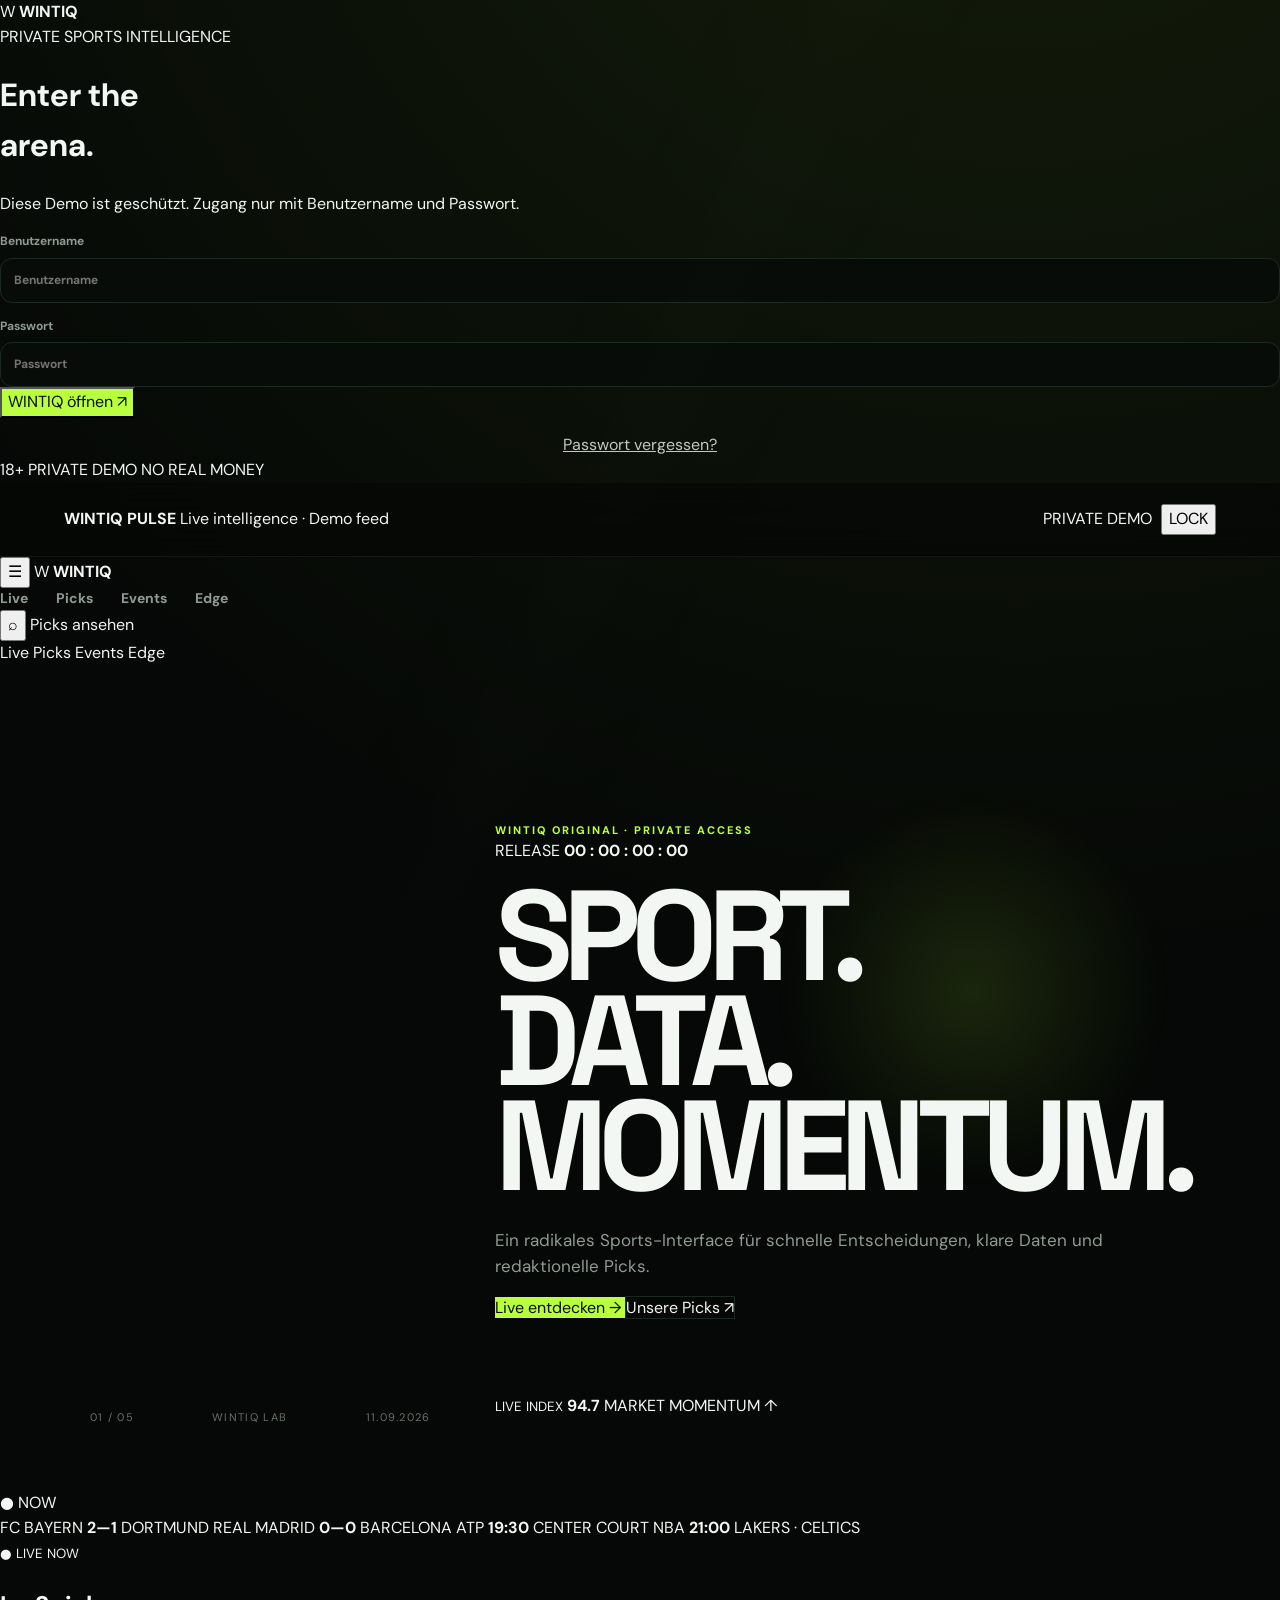
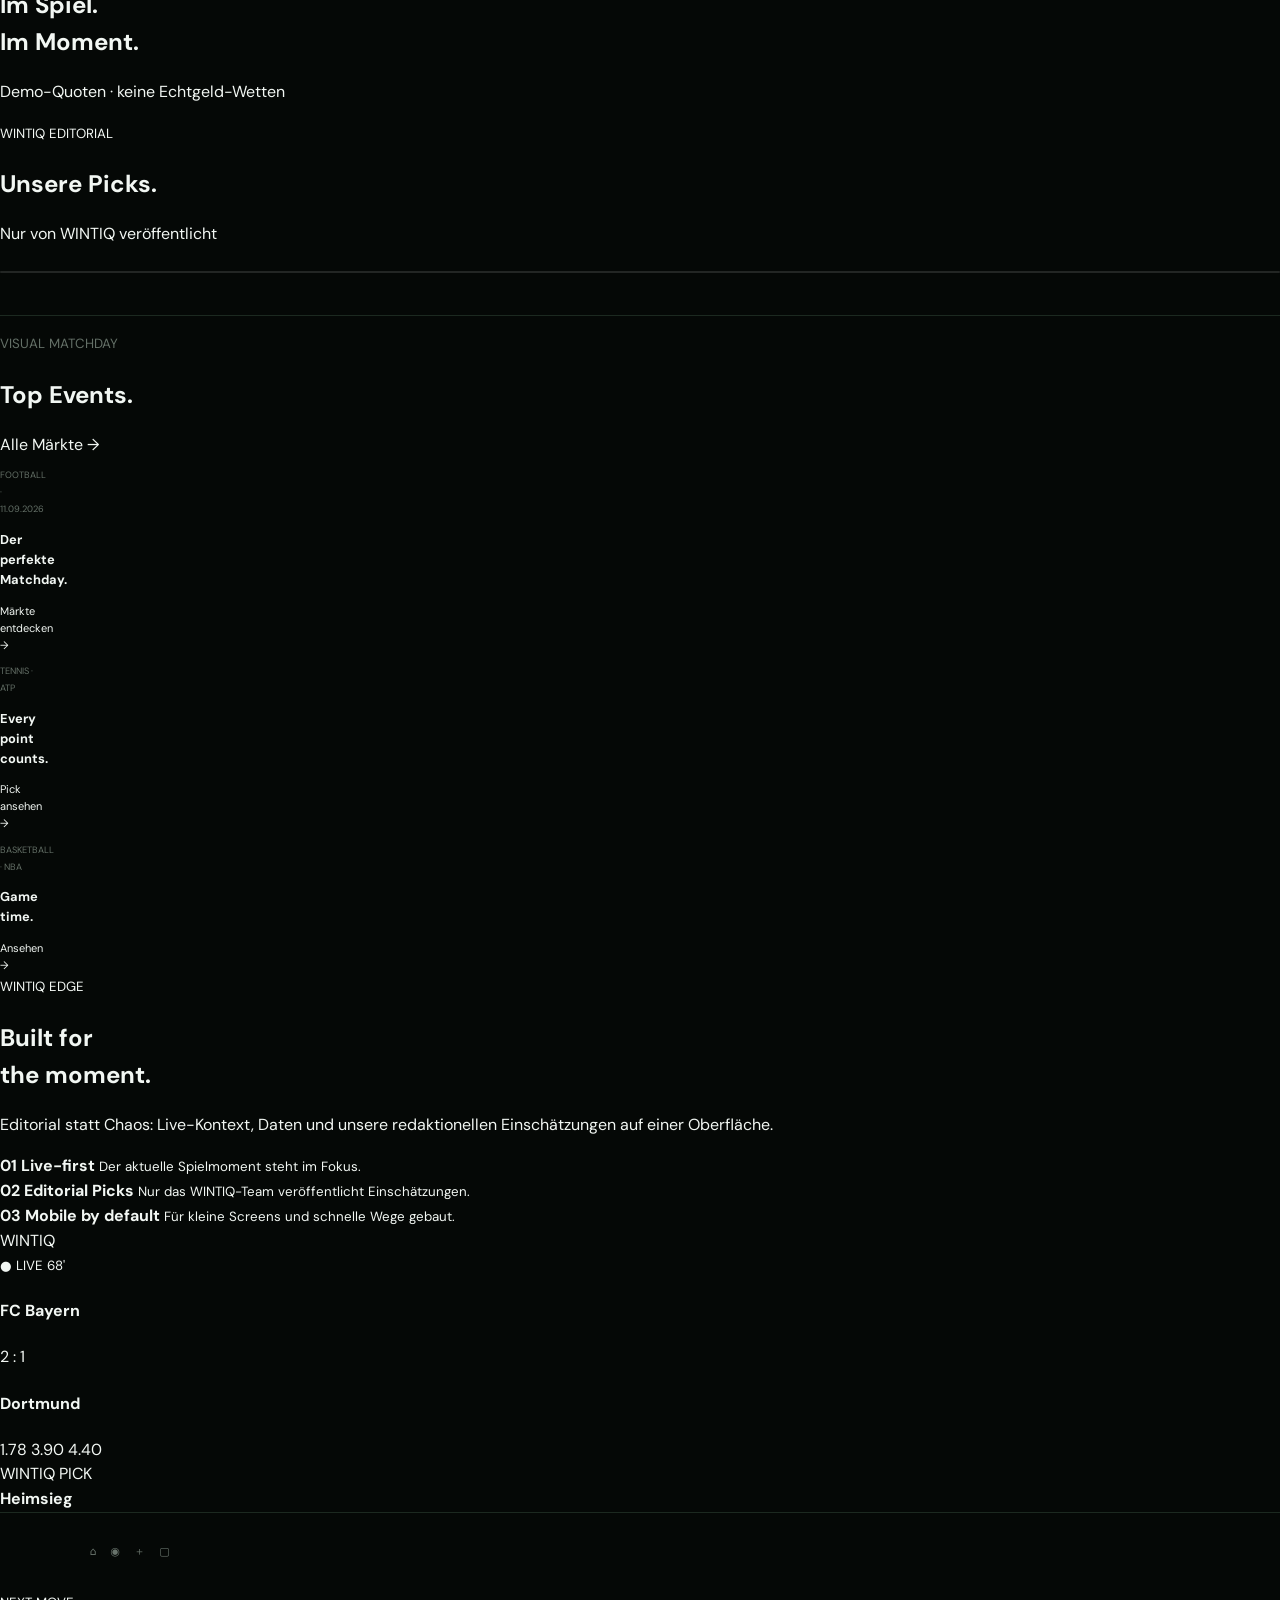
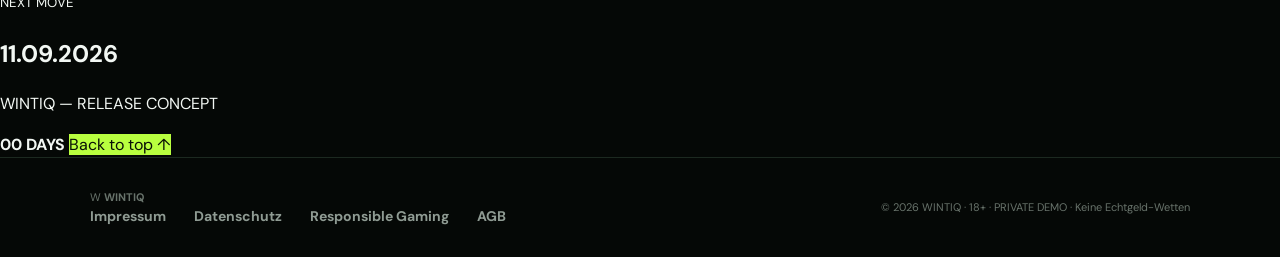
<file: index (2).html>
<!doctype html>
<html lang="de">
<head>
<meta charset="utf-8">
<meta name="viewport" content="width=device-width,initial-scale=1">

<meta name="description" content="WINTIQ — private sports demo">
<title>WINTIQ — Private Demo</title>

<link rel="preconnect" href="https://fonts.googleapis.com">
<link rel="preconnect" href="https://fonts.gstatic.com" crossorigin>

<link href="https://fonts.googleapis.com/css2?family=DM+Sans:wght@400;500;600;700;800&family=Space+Grotesk:wght@500;600;700&display=swap" rel="stylesheet">

<link rel="stylesheet" href="styles.css">

<style>
/* =========================================================
   GITHUB ADMIN
   ========================================================= */

.github-token-field {
  grid-column: 1 / -1;
}

.github-token-field input {
  width: 100%;
  min-height: 54px;
  font-size: 16px;
  box-sizing: border-box;
}

.github-test-row {
  display: flex;
  align-items: center;
  gap: 14px;
  margin-top: 14px;
  flex-wrap: wrap;
}

.github-status {
  font-size: 13px;
  line-height: 1.45;
  opacity: .9;
}

.github-status.ok {
  color: #b6ff4a;
}

.github-status.error {
  color: #ff7777;
}

.github-status.loading {
  opacity: .65;
}


/* =========================================================
   PASSWORD RESET
   ========================================================= */

.forgot-password {
  margin-top: 14px;
  text-align: center;
}

.forgot-password button {
  background: transparent;
  border: 0;
  color: inherit;
  cursor: pointer;
  text-decoration: underline;
  opacity: .8;
  font: inherit;
}

.forgot-password button:hover {
  opacity: 1;
}

.reset-box {
  display: grid;
  gap: 14px;
  margin-top: 20px;
}

.reset-box input {
  width: 100%;
  box-sizing: border-box;
}

.reset-message {
  min-height: 20px;
  font-size: 13px;
}

.reset-message.error {
  color: #ff7777;
}

.reset-message.ok {
  color: #b6ff4a;
}


/* =========================================================
   PASSWORD REQUEST INBOX
   ========================================================= */

.password-inbox {
  margin-top: 30px;
  border-top: 1px solid rgba(255,255,255,.1);
  padding-top: 24px;
}

.password-inbox-head {
  display: flex;
  justify-content: space-between;
  align-items: center;
  gap: 15px;
  flex-wrap: wrap;
  margin-bottom: 16px;
}

.password-inbox-head strong {
  font-size: 18px;
}

.password-inbox-head small {
  opacity: .65;
}

.password-request-list {
  display: grid;
  gap: 12px;
}

.password-request {
  border: 1px solid rgba(255,255,255,.1);
  background: rgba(255,255,255,.025);
  padding: 16px;
  border-radius: 12px;
}

.password-request.pending {
  border-color: rgba(182,255,74,.35);
}

.password-request.done {
  opacity: .55;
}

.password-request-top {
  display: flex;
  justify-content: space-between;
  align-items: center;
  gap: 12px;
  margin-bottom: 10px;
}

.password-request-user {
  font-weight: 700;
  font-size: 16px;
}

.password-request-status {
  font-size: 11px;
  padding: 5px 8px;
  border-radius: 99px;
  border: 1px solid rgba(255,255,255,.15);
}

.password-request-status.pending {
  color: #b6ff4a;
}

.password-request-status.done {
  color: #aaa;
}

.password-request-meta {
  font-size: 12px;
  opacity: .65;
  margin-bottom: 14px;
}

.password-request-actions {
  display: flex;
  gap: 8px;
  flex-wrap: wrap;
}

.password-change-box {
  margin-top: 14px;
  padding: 14px;
  border-radius: 10px;
  background: rgba(0,0,0,.2);
  display: grid;
  gap: 10px;
}

.password-change-box input {
  width: 100%;
  box-sizing: border-box;
}

.password-inbox-empty {
  padding: 18px;
  border: 1px dashed rgba(255,255,255,.15);
  border-radius: 10px;
  opacity: .6;
  text-align: center;
}

.inbox-count {
  display: inline-flex;
  min-width: 20px;
  height: 20px;
  padding: 0 6px;
  align-items: center;
  justify-content: center;
  border-radius: 99px;
  background: #b6ff4a;
  color: #111;
  font-size: 11px;
  font-weight: 800;
}


/* =========================================================
   USER INFO
   ========================================================= */

.current-user {
  font-size: 12px;
  opacity: .7;
  margin-right: 5px;
}

.hidden {
  display: none !important;
}

/* =========================================================
   LIVE PICK TICKER
   ========================================================= */
.pick-live {
  margin-top: 16px;
  padding: 12px 14px;
  border: 1px solid rgba(255,255,255,.10);
  border-radius: 12px;
  background: rgba(255,255,255,.035);
}
.pick-live-head {
  display:flex;
  justify-content:space-between;
  align-items:center;
  gap:10px;
  margin-bottom:8px;
  font-size:11px;
  text-transform:uppercase;
  letter-spacing:.08em;
}
.pick-live-dot { color:#b6ff4a; }
.pick-live-dot.pending { color:#aaa; }
.pick-live-dot.done { color:#fff; }
.pick-live-score {
  display:flex;
  justify-content:space-between;
  align-items:center;
  gap:12px;
  font-size:14px;
  font-weight:700;
}
.pick-live-score strong { font-size:20px; }
.pick-live-meta {
  display:flex;
  justify-content:space-between;
  gap:10px;
  margin-top:8px;
  font-size:11px;
  opacity:.7;
}
.pick-live-result {
  margin-top:8px;
  font-size:12px;
  font-weight:800;
}
.pick-live-result.correct { color:#b6ff4a; }
.pick-live-result.wrong { color:#ff7777; }
.pick-live-result.pending { color:#aaa; }
.pick-start { font-size:11px; opacity:.7; margin-top:8px; }

/* =========================================================
   FINAL PICKS / LIVE UI
   ========================================================= */
.picks-live-ticker {
  margin-top: 24px;
  margin-bottom: 22px;
  border: 1px solid rgba(255,255,255,.10);
  border-radius: 14px;
  overflow: hidden;
  background: rgba(255,255,255,.025);
}
.picks-live-ticker-track {
  display:flex;
  gap:0;
  min-height:52px;
  align-items:stretch;
  overflow:hidden;
}
.picks-live-ticker-item {
  flex:1 1 0;
  min-width:0;
  padding:10px 14px;
  display:flex;
  align-items:center;
  justify-content:space-between;
  gap:12px;
  border-right:1px solid rgba(255,255,255,.08);
  font-size:11px;
  text-transform:uppercase;
  letter-spacing:.06em;
}
.picks-live-ticker-item:last-child { border-right:0; }
.picks-live-ticker-item strong { font-size:13px; letter-spacing:0; white-space:nowrap; }
.picks-live-ticker-item .ticker-state { opacity:.72; white-space:nowrap; }
.picks-live-ticker-item.live .ticker-state { color:#b6ff4a; opacity:1; }
.picks-live-ticker-item.finished .ticker-state { opacity:.55; }
.picks-live-ticker-item.upcoming .ticker-state { opacity:.65; }
.pick-card { position:relative; overflow:hidden; }
.pick-card .pick-live { margin-top:18px; }
.pick-live {
  padding:14px;
  border:1px solid rgba(255,255,255,.10);
  border-radius:14px;
  background:linear-gradient(180deg,rgba(255,255,255,.045),rgba(255,255,255,.018));
}
.pick-live-head { margin-bottom:12px; }
.pick-live-dot { font-weight:800; }
.pick-live-score span { max-width:36%; overflow:hidden; text-overflow:ellipsis; white-space:nowrap; }
.pick-live-score strong { font-variant-numeric:tabular-nums; }
.pick-live-meta { font-variant-numeric:tabular-nums; }
.pick-live-result.correct { font-size:12px; }
.pick-live-result.wrong { font-size:12px; }
.pick-live-result.live { color:#b6ff4a; }
.pick-live-result.pending { color:#aaa; }
.pick-start { padding-top:10px; border-top:1px solid rgba(255,255,255,.07); }
.live-grid-single { display:block; }
.live-grid-single .matches { display:grid; grid-template-columns:repeat(2,minmax(0,1fr)); gap:18px; }
@media (max-width: 900px) {
  .picks-live-ticker-track { overflow-x:auto; }
  .picks-live-ticker-item { min-width:250px; }
  .live-grid-single .matches { grid-template-columns:1fr; }
}

</style>

</head>

<body class="locked">


<!-- =========================================================
     LOGIN
     ========================================================= -->

<div id="loginGate" class="gate">

  <div class="gate-glow"></div>

  <div class="gate-card">

    <div class="gate-logo">
      <span>W</span>
      <b>WINTIQ</b>
      
    </div>

    <div class="gate-kicker">
      PRIVATE SPORTS INTELLIGENCE
    </div>

    <h1>
      Enter the<br>
      <span>arena.</span>
    </h1>

    <p>
      Diese Demo ist geschützt. Zugang nur mit Benutzername und Passwort.
    </p>

    <form id="loginForm">

      <label>
        Benutzername
        <input
          id="loginUser"
          autocomplete="username"
          placeholder="Benutzername"
          required
        >
      </label>

      <label>
        Passwort
        <input
          id="loginPass"
          type="password"
          autocomplete="current-password"
          placeholder="Passwort"
          required
        >
      </label>

      <button class="primary" type="submit">
        WINTIQ öffnen <span>↗</span>
      </button>

      <small id="loginError"></small>

      <div class="forgot-password">
        <button id="forgotPasswordBtn" type="button">
          Passwort vergessen?
        </button>
      </div>

    </form>

    <div class="gate-foot">
      <span>18+</span>
      <span>PRIVATE DEMO</span>
      <span>NO REAL MONEY</span>
    </div>

  </div>

</div>


<!-- =========================================================
     APP
     ========================================================= -->

<div id="app" class="app-hidden">

  <!-- TOPBAR -->

  <div class="topbar">

    <div>
      <span class="live-dot"></span>
      <b>WINTIQ PULSE</b>
      <span id="pulseText">Live intelligence · Demo feed</span>
    </div>

    <div class="top-actions">
      <span class="current-user" id="currentUserLabel"></span>
      <span>PRIVATE DEMO</span>
      <button id="adminOpen" class="hidden">ADMIN</button>
      <button id="logout">LOCK</button>
    </div>

  </div>


  <!-- NAV -->

  <header class="nav">

    <button class="hamb" id="hamb">☰</button>

    <a class="brand" href="#top">
      <span>W</span>
      <b>WINTIQ</b>
      
    </a>

    <nav>
      <a href="#live">Live</a>
      <a href="#picks">Picks</a>
      <a href="#events">Events</a>
      <a href="#edge">Edge</a>
    </nav>

    <div class="nav-actions">
      <button id="search">⌕</button>
      <a class="nav-cta" href="#picks">Picks ansehen</a>
    </div>

  </header>


  <!-- MOBILE NAV -->

  <div class="mobile" id="mobile">
    <a href="#live">Live</a>
    <a href="#picks">Picks</a>
    <a href="#events">Events</a>
    <a href="#edge">Edge</a>
  </div>


  <main id="top">

    <!-- HERO -->

    <section class="hero">

      <div class="hero-bg"></div>
      <div class="hero-shade"></div>
      <div class="hero-grid"></div>

      <div class="hero-copy">

        <div class="eyebrow">
          <span class="pulse-dot"></span>
          WINTIQ ORIGINAL · PRIVATE ACCESS
        </div>

        <div class="count">
          RELEASE
          <strong id="timer">00 : 00 : 00 : 00</strong>
        </div>

        <h1 id="heroTitle">
          SPORT.<br>
          <span>DATA.</span><br>
          MOMENTUM.
        </h1>

        <p id="heroText">
          Ein radikales Sports-Interface für schnelle Entscheidungen,
          klare Daten und redaktionelle Picks.
        </p>

        <div class="hero-buttons">

          <a class="primary" href="#live">
            Live entdecken <span>→</span>
          </a>

          <a class="ghost" href="#picks">
            Unsere Picks <span>↗</span>
          </a>

        </div>

      </div>

      <div class="hero-meta">
        <span>01 / 05</span>
        <span>WINTIQ LAB</span>
        <span id="releaseMeta">11.09.2026</span>
      </div>

      <div class="hero-card">
        <small>LIVE INDEX</small>
        <strong>94.7</strong>
        <span>MARKET MOMENTUM ↑</span>
      </div>

    </section>


    <!-- TICKER -->

    <section class="ticker">

      <div class="ticker-label">
        ● NOW
      </div>

      <div class="ticker-track">

        <span>
          FC BAYERN <b>2—1</b> DORTMUND
        </span>

        <span>
          REAL MADRID <b>0—0</b> BARCELONA
        </span>

        <span>
          ATP <b>19:30</b> CENTER COURT
        </span>

        <span>
          NBA <b>21:00</b> LAKERS · CELTICS
        </span>

      </div>

    </section>


    <!-- LIVE -->

    <section class="live-section" id="live">

      <div class="section-top">

        <div>

          <small>● LIVE NOW</small>

          <h2>
            Im Spiel.<br>
            <span>Im Moment.</span>
          </h2>

        </div>

        <p>
          Demo-Quoten · keine Echtgeld-Wetten
        </p>

      </div>


      <div class="live-grid live-grid-single">
        <div class="matches" id="matches"></div>
      </div>

    </section>


    <!-- PICKS -->

    <section class="picks" id="picks">

      <div class="section-top">

        <div>

          <small>WINTIQ EDITORIAL</small>

          <h2>
            Unsere <span>Picks.</span>
          </h2>

        </div>

        <div class="pick-note">
          Nur von WINTIQ veröffentlicht
        </div>

      </div>

      <div class="picks-live-ticker" id="picksLiveTicker" aria-live="polite"></div>

      <div id="pickGrid" class="pick-grid"></div>

    </section>


    <!-- EVENTS -->

    <section class="events" id="events">

      <div class="section-top">

        <div>

          <small>VISUAL MATCHDAY</small>

          <h2>
            Top <span>Events.</span>
          </h2>

        </div>

        <a class="arrow-link" href="#live">
          Alle Märkte →
        </a>

      </div>


      <div class="event-grid">

        <article class="event e1">

          <div>

            <small>FOOTBALL · 11.09.2026</small>

            <h3>
              Der perfekte<br>
              Matchday.
            </h3>

            <a href="#live">
              Märkte entdecken →
            </a>

          </div>

        </article>


        <article class="event e2">

          <div>

            <small>TENNIS · ATP</small>

            <h3>
              Every point<br>
              counts.
            </h3>

            <a href="#picks">
              Pick ansehen →
            </a>

          </div>

        </article>


        <article class="event e3">

          <div>

            <small>BASKETBALL · NBA</small>

            <h3>
              Game<br>
              time.
            </h3>

            <a href="#live">
              Ansehen →
            </a>

          </div>

        </article>

      </div>

    </section>


    <!-- EDGE -->

    <section class="edge" id="edge">

      <div class="edge-copy">

        <small>WINTIQ EDGE</small>

        <h2>
          Built for<br>
          <span>the moment.</span>
        </h2>

        <p>
          Editorial statt Chaos: Live-Kontext, Daten und unsere
          redaktionellen Einschätzungen auf einer Oberfläche.
        </p>


        <div class="features">

          <div>
            <b>01</b>
            <strong>Live-first</strong>
            <small>
              Der aktuelle Spielmoment steht im Fokus.
            </small>
          </div>

          <div>
            <b>02</b>
            <strong>Editorial Picks</strong>
            <small>
              Nur das WINTIQ-Team veröffentlicht Einschätzungen.
            </small>
          </div>

          <div>
            <b>03</b>
            <strong>Mobile by default</strong>
            <small>
              Für kleine Screens und schnelle Wege gebaut.
            </small>
          </div>

        </div>

      </div>


      <div class="phone">

        <div class="notch"></div>

        <div class="phone-screen">

          <div class="phone-brand">
            WINTIQ 
          </div>

          <small>
            ● LIVE 68'
          </small>

          <h4>FC Bayern</h4>

          <div class="phone-score">
            2 <span>:</span> 1
          </div>

          <h4>Dortmund</h4>

          <div class="mini">
            <span>1.78</span>
            <span>3.90</span>
            <span>4.40</span>
          </div>

          <div class="phone-pick">
            WINTIQ PICK<br>
            <b>Heimsieg</b>
          </div>

          <footer>
            ⌂　 ◉　 ＋　 ▢
          </footer>

        </div>

      </div>

    </section>


    <!-- RELEASE -->

    <section class="release">

      <small>NEXT MOVE</small>

      <h2 id="releaseDateBig">
        11.09.2026
      </h2>

      <p>
        WINTIQ — RELEASE CONCEPT
      </p>

      <strong id="days">
        00 DAYS
      </strong>

      <a class="primary" href="#top">
        Back to top ↑
      </a>

    </section>

  </main>


  <!-- FOOTER -->

  <footer>

    <div>

      <div class="brand footer-brand">
        <span>W</span>
        <b>WINTIQ</b>
        
      </div>

      <nav>
        <a href="#">Impressum</a>
        <a href="#">Datenschutz</a>
        <a href="#">Responsible Gaming</a>
        <a href="#">AGB</a>
      </nav>

    </div>

    <p>
      © 2026 WINTIQ · 18+ · PRIVATE DEMO · Keine Echtgeld-Wetten
    </p>

  </footer>

</div>


<!-- =========================================================
     PASSWORD RESET MODAL
     ========================================================= -->

<div id="resetModal" class="modal hidden">

  <div class="modal-card">

    <button class="modal-close" id="resetClose">
      ×
    </button>

    <div class="admin-head">

      <small>
        WINTIQ ACCOUNT
      </small>

      <h2>
        Passwort <span>vergessen?</span>
      </h2>

      <p>
        Gib deinen WINTIQ-Benutzernamen ein.
        Die Anfrage wird an den Administrator übermittelt.
      </p>

    </div>

    <div class="reset-box">

      <label>
        Benutzername
        <input
          id="resetUsername"
          autocomplete="username"
          placeholder="z. B. Ionix87"
        >
      </label>

      <button
        id="sendResetRequest"
        class="primary"
        type="button"
      >
        Anfrage senden →
      </button>

      <div
        id="resetMessage"
        class="reset-message"
      ></div>

    </div>

  </div>

</div>


<!-- =========================================================
     ADMIN PANEL
     ========================================================= -->

<div id="adminPanel" class="modal hidden">

  <div class="modal-card">

    <button class="modal-close" id="adminClose">
      ×
    </button>


    <div class="admin-head">

      <small>
        WINTIQ CONTROL ROOM
      </small>

      <h2>
        Admin <span>Studio.</span>
      </h2>

      <p>
        Änderungen werden lokal in diesem Browser gespeichert.
      </p>

    </div>


    <!-- ADMIN INPUTS -->

    <div class="admin-grid">

      <label>
        Hero Titel
        <input
          id="aHeroTitle"
          placeholder="SPORT. DATA. MOMENTUM."
        >
      </label>


      <label>
        Release Datum
        <input
          id="aRelease"
          type="date"
        >
      </label>


      <label class="full">
        Hero Text
        <textarea
          id="aHeroText"
          rows="3"
        ></textarea>
      </label>


      <label class="full">
        Pulse Text
        <input id="aPulse">
      </label>


      <!-- PICKS -->

      <div class="admin-block full">

        <div class="admin-block-head">

          <strong>
            WINTIQ Picks
          </strong>

          <button
            id="addPick"
            type="button"
          >
            + Pick hinzufügen
          </button>

        </div>

        <div id="adminPicks"></div>

      </div>

    </div>


    <!-- =====================================================
         PASSWORD INBOX
         ===================================================== -->

    <div class="password-inbox">

      <div class="password-inbox-head">

        <div>
          <strong>
            Passwort-Anfragen
          </strong>

          <small>
            <span id="pendingResetCount" class="inbox-count">0</span>
            offene Anfrage(n)
          </small>
        </div>

        <button
          id="refreshPasswordRequests"
          type="button"
          class="ghost"
        >
          ↻ Aktualisieren
        </button>

      </div>


      <div
        id="passwordRequestList"
        class="password-request-list"
      >

        <div class="password-inbox-empty">
          Passwort-Anfragen werden geladen …
        </div>

      </div>

    </div>


    <!-- =====================================================
         GITHUB PUBLISH
         ===================================================== -->

    <div class="admin-publish">

      <small>

        <b>GitHub-Veröffentlichung</b> ·
        Speichert deine Picks direkt in
        <code>picks.json</code>.

        Dafür wird ein GitHub Fine-grained Token mit
        <b>Contents: Read and write</b> benötigt.

        Der Token wird nicht im Projekt gespeichert.

      </small>


      <div class="publish-fields">

        <label class="github-token-field">

          GitHub Token

          <input
            id="ghToken"
            type="password"
            autocomplete="off"
            placeholder="github_pat_…"
          >

        </label>


        <label>

          Repository

          <input
            id="ghRepo"
            value="bodycam1212-lab/axenvo-bet"
            placeholder="owner/repository"
          >

        </label>


        <label>

          Branch

          <input
            id="ghBranch"
            value="main"
            placeholder="main"
          >

        </label>

      </div>


      <div class="github-test-row">

        <button
          id="testGitHub"
          type="button"
          class="ghost"
        >
          🧪 Token prüfen
        </button>

        <span
          id="ghStatus"
          class="github-status"
        ></span>

      </div>

    </div>


    <!-- ADMIN ACTIONS -->

    <div class="admin-actions">

      <button
        id="saveAdmin"
        class="primary"
      >
        Änderungen speichern
      </button>


      <button
        id="publishGitHub"
        class="primary"
      >
        Picks zu GitHub senden
      </button>


      <button
        id="resetAdmin"
        class="ghost"
      >
        Demo zurücksetzen
      </button>

    </div>


    <small class="admin-warning">

      Hinweis: Diese GitHub-Pages-Version ist eine Frontend-Demo.
      Ein echter Login ist damit nicht sicher, weil HTML/JavaScript
      öffentlich einsehbar ist. Für echte Zugangskontrolle braucht
      es einen Server/Auth-Dienst.

    </small>

  </div>

</div>


<!-- TOAST -->

<div id="toast"></div>


<!-- JAVASCRIPT -->

<script src="script.js"></script>

</body>
</html>
</file>
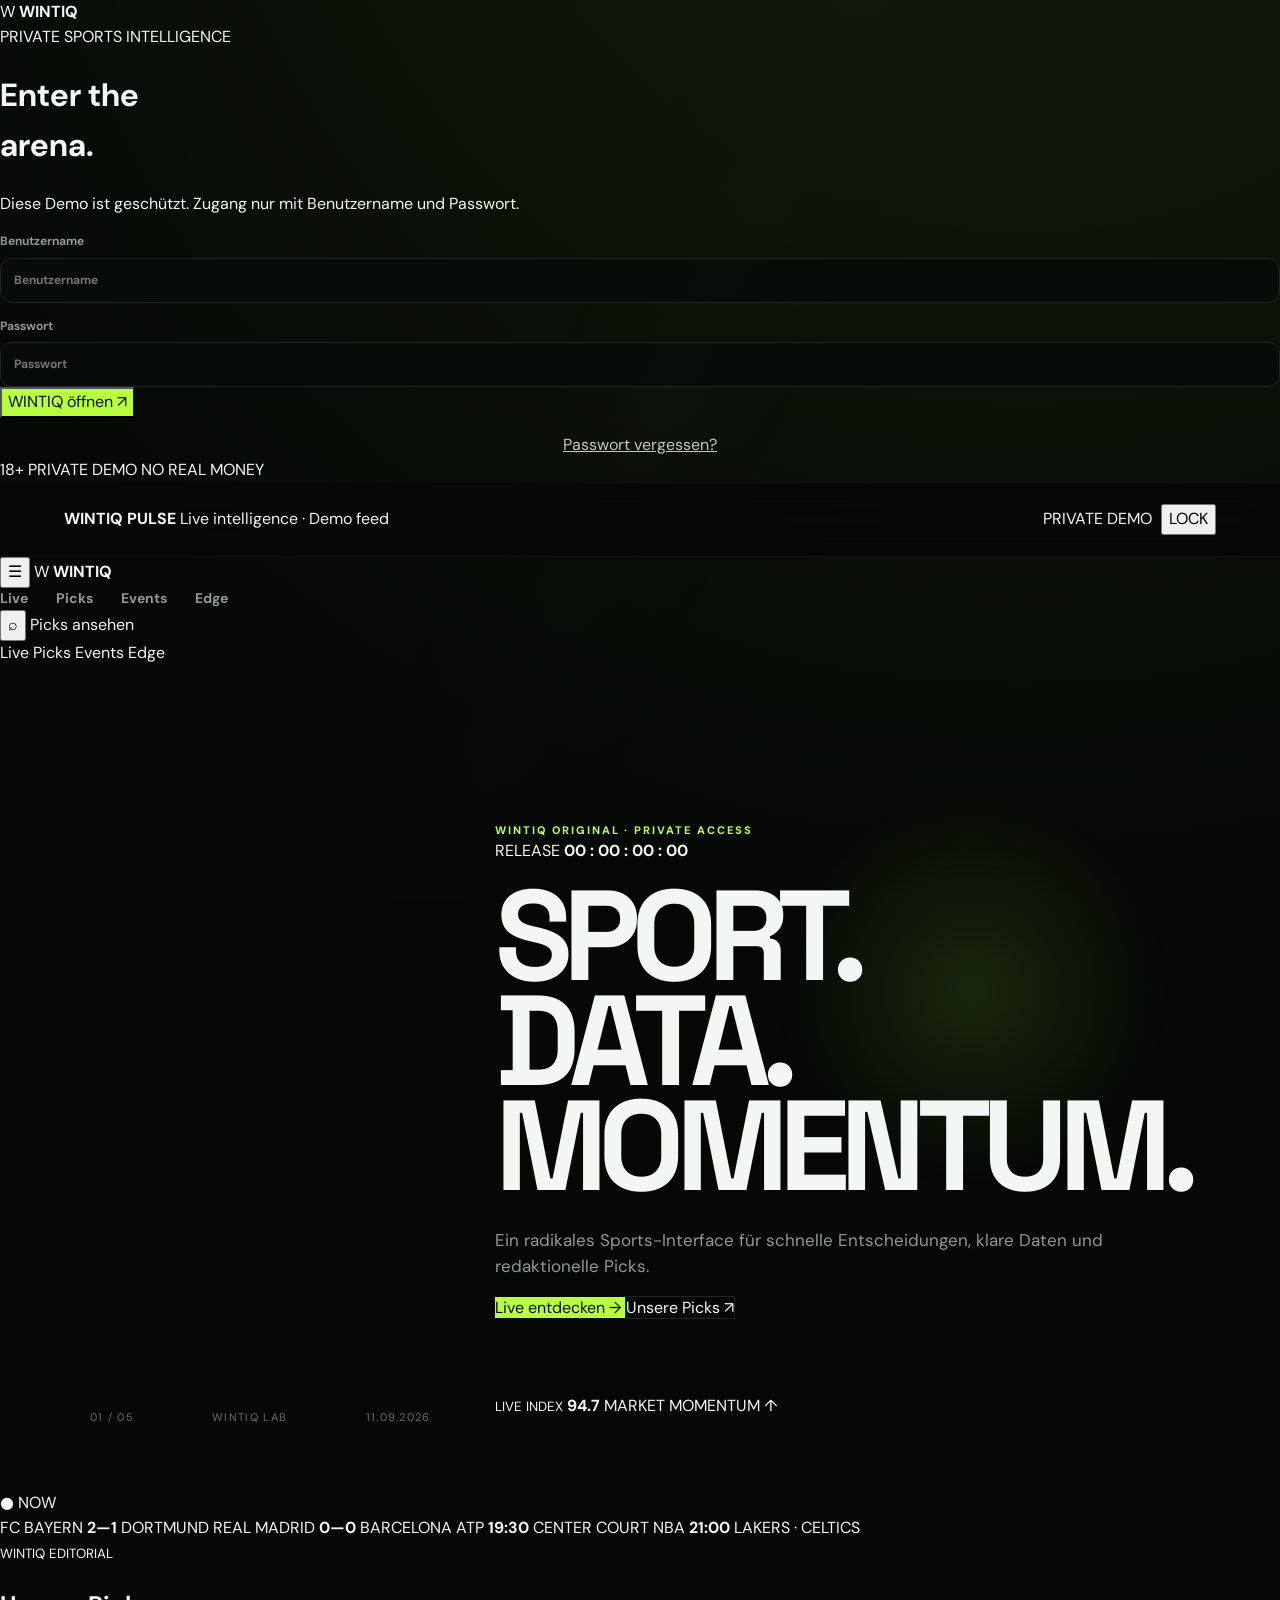
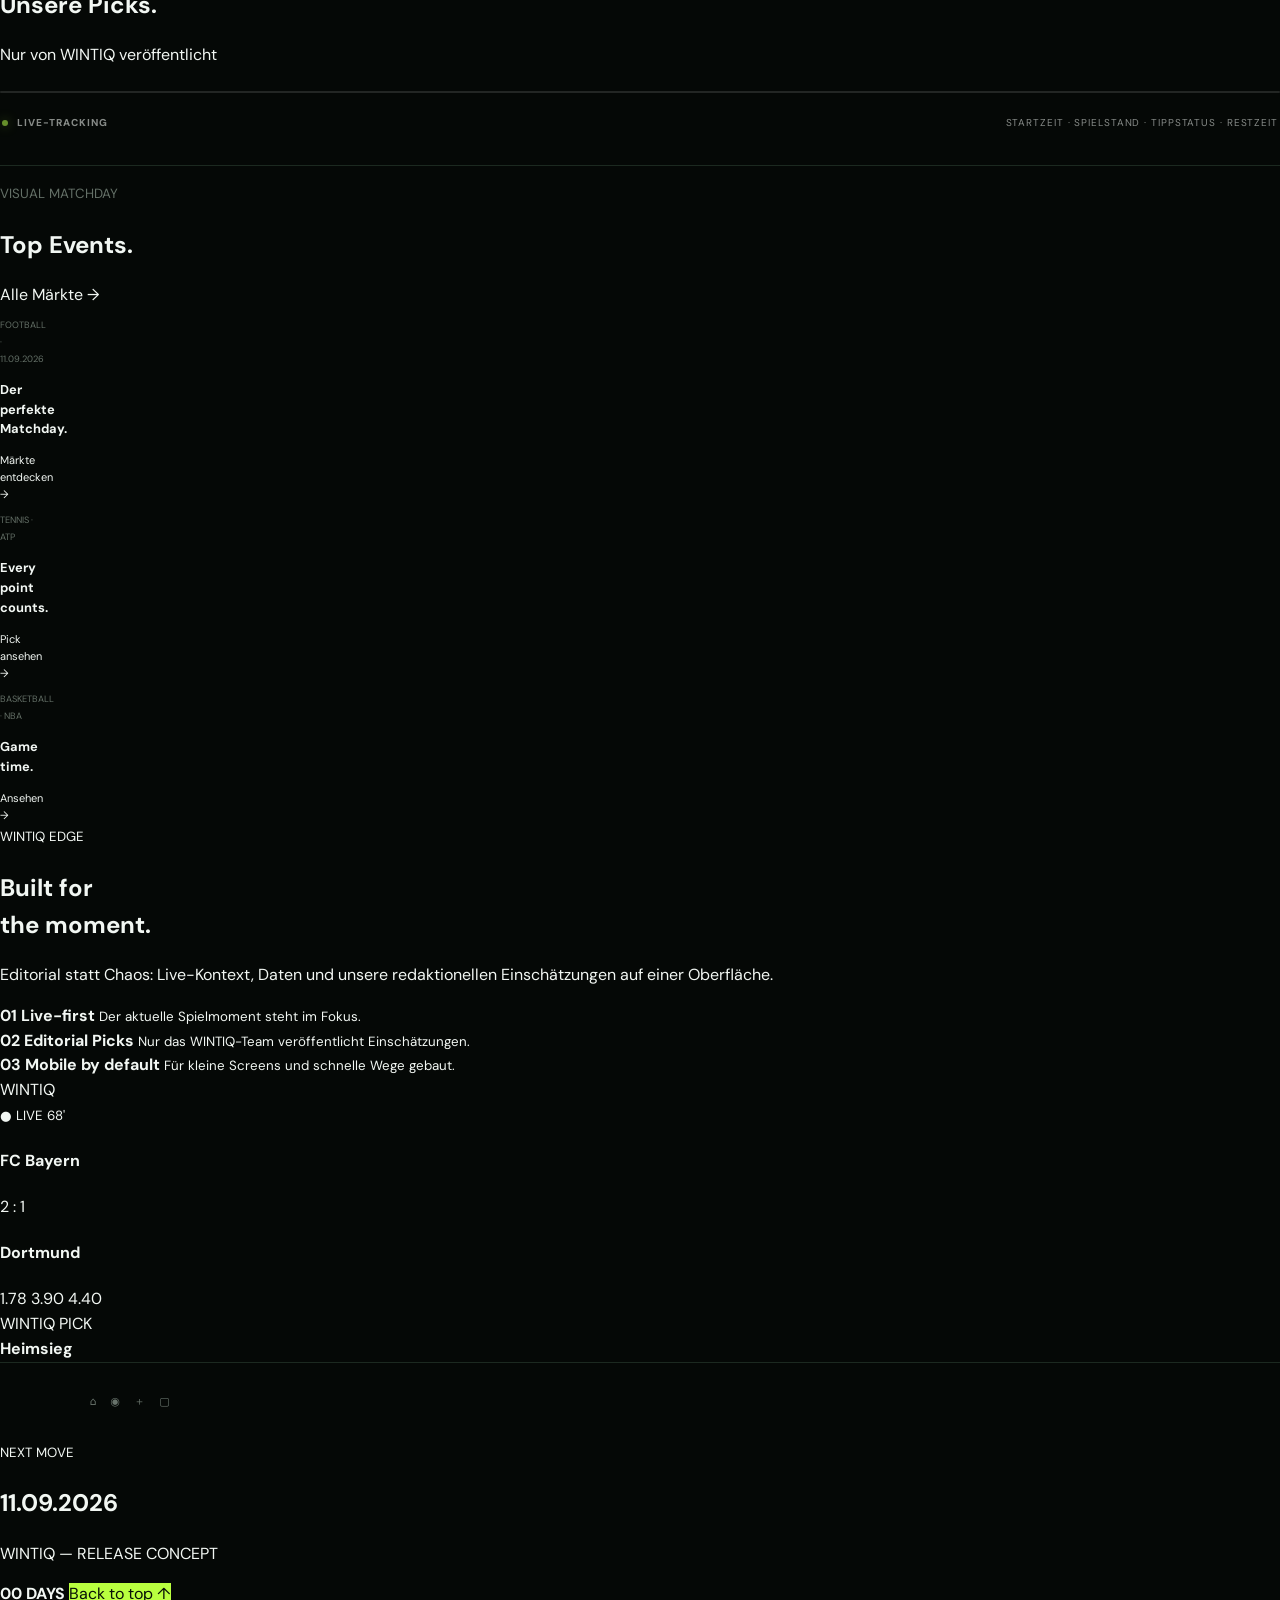
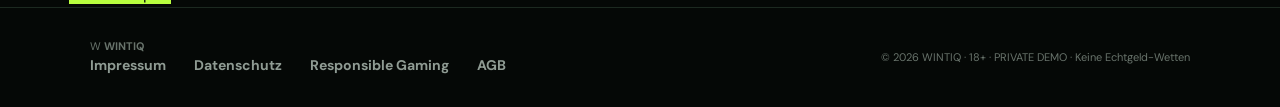
<file: index (4).html>
<!doctype html>
<html lang="de">
<head>
<meta charset="utf-8">
<meta name="viewport" content="width=device-width,initial-scale=1">

<meta name="description" content="WINTIQ — private sports demo">
<title>WINTIQ — Private Demo</title>

<link rel="preconnect" href="https://fonts.googleapis.com">
<link rel="preconnect" href="https://fonts.gstatic.com" crossorigin>

<link href="https://fonts.googleapis.com/css2?family=DM+Sans:wght@400;500;600;700;800&family=Space+Grotesk:wght@500;600;700&display=swap" rel="stylesheet">

<link rel="stylesheet" href="styles.css">

<style>
/* =========================================================
   GITHUB ADMIN
   ========================================================= */

.github-token-field {
  grid-column: 1 / -1;
}

.github-token-field input {
  width: 100%;
  min-height: 54px;
  font-size: 16px;
  box-sizing: border-box;
}

.github-test-row {
  display: flex;
  align-items: center;
  gap: 14px;
  margin-top: 14px;
  flex-wrap: wrap;
}

.github-status {
  font-size: 13px;
  line-height: 1.45;
  opacity: .9;
}

.github-status.ok {
  color: #b6ff4a;
}

.github-status.error {
  color: #ff7777;
}

.github-status.loading {
  opacity: .65;
}


/* =========================================================
   PASSWORD RESET
   ========================================================= */

.forgot-password {
  margin-top: 14px;
  text-align: center;
}

.forgot-password button {
  background: transparent;
  border: 0;
  color: inherit;
  cursor: pointer;
  text-decoration: underline;
  opacity: .8;
  font: inherit;
}

.forgot-password button:hover {
  opacity: 1;
}

.reset-box {
  display: grid;
  gap: 14px;
  margin-top: 20px;
}

.reset-box input {
  width: 100%;
  box-sizing: border-box;
}

.reset-message {
  min-height: 20px;
  font-size: 13px;
}

.reset-message.error {
  color: #ff7777;
}

.reset-message.ok {
  color: #b6ff4a;
}


/* =========================================================
   PASSWORD REQUEST INBOX
   ========================================================= */

.password-inbox {
  margin-top: 30px;
  border-top: 1px solid rgba(255,255,255,.1);
  padding-top: 24px;
}

.password-inbox-head {
  display: flex;
  justify-content: space-between;
  align-items: center;
  gap: 15px;
  flex-wrap: wrap;
  margin-bottom: 16px;
}

.password-inbox-head strong {
  font-size: 18px;
}

.password-inbox-head small {
  opacity: .65;
}

.password-request-list {
  display: grid;
  gap: 12px;
}

.password-request {
  border: 1px solid rgba(255,255,255,.1);
  background: rgba(255,255,255,.025);
  padding: 16px;
  border-radius: 12px;
}

.password-request.pending {
  border-color: rgba(182,255,74,.35);
}

.password-request.done {
  opacity: .55;
}

.password-request-top {
  display: flex;
  justify-content: space-between;
  align-items: center;
  gap: 12px;
  margin-bottom: 10px;
}

.password-request-user {
  font-weight: 700;
  font-size: 16px;
}

.password-request-status {
  font-size: 11px;
  padding: 5px 8px;
  border-radius: 99px;
  border: 1px solid rgba(255,255,255,.15);
}

.password-request-status.pending {
  color: #b6ff4a;
}

.password-request-status.done {
  color: #aaa;
}

.password-request-meta {
  font-size: 12px;
  opacity: .65;
  margin-bottom: 14px;
}

.password-request-actions {
  display: flex;
  gap: 8px;
  flex-wrap: wrap;
}

.password-change-box {
  margin-top: 14px;
  padding: 14px;
  border-radius: 10px;
  background: rgba(0,0,0,.2);
  display: grid;
  gap: 10px;
}

.password-change-box input {
  width: 100%;
  box-sizing: border-box;
}

.password-inbox-empty {
  padding: 18px;
  border: 1px dashed rgba(255,255,255,.15);
  border-radius: 10px;
  opacity: .6;
  text-align: center;
}

.inbox-count {
  display: inline-flex;
  min-width: 20px;
  height: 20px;
  padding: 0 6px;
  align-items: center;
  justify-content: center;
  border-radius: 99px;
  background: #b6ff4a;
  color: #111;
  font-size: 11px;
  font-weight: 800;
}


/* =========================================================
   USER INFO
   ========================================================= */

.current-user {
  font-size: 12px;
  opacity: .7;
  margin-right: 5px;
}

.hidden {
  display: none !important;
}

/* =========================================================
   LIVE PICK TICKER
   ========================================================= */
.pick-live {
  margin-top: 16px;
  padding: 12px 14px;
  border: 1px solid rgba(255,255,255,.10);
  border-radius: 12px;
  background: rgba(255,255,255,.035);
}
.pick-live-head {
  display:flex;
  justify-content:space-between;
  align-items:center;
  gap:10px;
  margin-bottom:8px;
  font-size:11px;
  text-transform:uppercase;
  letter-spacing:.08em;
}
.pick-live-dot { color:#b6ff4a; }
.pick-live-dot.pending { color:#aaa; }
.pick-live-dot.done { color:#fff; }
.pick-live-score {
  display:flex;
  justify-content:space-between;
  align-items:center;
  gap:12px;
  font-size:14px;
  font-weight:700;
}
.pick-live-score strong { font-size:20px; }
.pick-live-meta {
  display:flex;
  justify-content:space-between;
  gap:10px;
  margin-top:8px;
  font-size:11px;
  opacity:.7;
}
.pick-live-result {
  margin-top:8px;
  font-size:12px;
  font-weight:800;
}
.pick-live-result.correct { color:#b6ff4a; }
.pick-live-result.wrong { color:#ff7777; }
.pick-live-result.pending { color:#aaa; }
.pick-start { font-size:11px; opacity:.7; margin-top:8px; }

/* =========================================================
   FINAL PICKS / LIVE UI
   ========================================================= */
.picks-live-ticker {
  margin-top: 24px;
  margin-bottom: 22px;
  border: 1px solid rgba(255,255,255,.10);
  border-radius: 14px;
  overflow: hidden;
  background: rgba(255,255,255,.025);
}
.picks-live-ticker-track {
  display:flex;
  gap:0;
  min-height:52px;
  align-items:stretch;
  overflow:hidden;
}
.picks-live-ticker-item {
  flex:1 1 0;
  min-width:0;
  padding:10px 14px;
  display:flex;
  align-items:center;
  justify-content:space-between;
  gap:12px;
  border-right:1px solid rgba(255,255,255,.08);
  font-size:11px;
  text-transform:uppercase;
  letter-spacing:.06em;
}
.picks-live-ticker-item:last-child { border-right:0; }
.picks-live-ticker-item strong { font-size:13px; letter-spacing:0; white-space:nowrap; }
.picks-live-ticker-item .ticker-state { opacity:.72; white-space:nowrap; }
.picks-live-ticker-item.live .ticker-state { color:#b6ff4a; opacity:1; }
.picks-live-ticker-item.finished .ticker-state { opacity:.55; }
.picks-live-ticker-item.upcoming .ticker-state { opacity:.65; }
.pick-card { position:relative; overflow:hidden; }
.pick-card .pick-live { margin-top:18px; }
.pick-live {
  padding:14px;
  border:1px solid rgba(255,255,255,.10);
  border-radius:14px;
  background:linear-gradient(180deg,rgba(255,255,255,.045),rgba(255,255,255,.018));
}
.pick-live-head { margin-bottom:12px; }
.pick-live-dot { font-weight:800; }
.pick-live-score span { max-width:36%; overflow:hidden; text-overflow:ellipsis; white-space:nowrap; }
.pick-live-score strong { font-variant-numeric:tabular-nums; }
.pick-live-meta { font-variant-numeric:tabular-nums; }
.pick-live-result.correct { font-size:12px; }
.pick-live-result.wrong { font-size:12px; }
.pick-live-result.live { color:#b6ff4a; }
.pick-live-result.pending { color:#aaa; }
.pick-start { padding-top:10px; border-top:1px solid rgba(255,255,255,.07); }
.live-grid-single { display:block; }
.live-grid-single .matches { display:grid; grid-template-columns:repeat(2,minmax(0,1fr)); gap:18px; }
@media (max-width: 900px) {
  .picks-live-ticker-track { overflow-x:auto; }
  .picks-live-ticker-item { min-width:250px; }
  .live-grid-single .matches { grid-template-columns:1fr; }
}


/* =========================================================
   CLEAN PICKS PRESENTATION
   ========================================================= */
.picks-live-caption{
  display:flex;
  justify-content:space-between;
  gap:16px;
  margin:0 0 14px;
  padding:0 2px;
  font-size:10px;
  letter-spacing:.09em;
  text-transform:uppercase;
  opacity:.55;
}
.picks-live-caption span:first-child{font-weight:800;opacity:1}
.picks-live-caption i{display:inline-block;width:6px;height:6px;border-radius:50%;background:#b6ff4a;box-shadow:0 0 12px rgba(182,255,74,.7);margin-right:6px}
.pick-grid{display:grid;grid-template-columns:repeat(3,minmax(0,1fr));gap:20px;align-items:stretch}
.pick-card{min-height:100%;padding:22px;border:1px solid rgba(255,255,255,.11);border-radius:20px;background:linear-gradient(145deg,rgba(255,255,255,.055),rgba(255,255,255,.018));box-shadow:0 18px 50px rgba(0,0,0,.18)}
.pick-card:before{content:"";position:absolute;left:0;right:0;top:0;height:2px;background:#b6ff4a;opacity:.75}
.pick-top{display:flex;justify-content:space-between;align-items:center;margin-bottom:18px}
.pick-top span{display:inline-flex;padding:6px 9px;border-radius:999px;background:rgba(182,255,74,.1);color:#b6ff4a;font-size:9px;font-weight:800;letter-spacing:.1em}
.pick-top small{opacity:.35;font-variant-numeric:tabular-nums}
.pick-sport{display:block;opacity:.45;letter-spacing:.1em;font-size:10px;margin-bottom:8px}
.pick-card h3{font-size:21px;line-height:1.15;margin:0 0 16px}
.pick-tip{display:flex;align-items:center;justify-content:space-between;gap:12px;padding:13px 14px;border:1px solid rgba(255,255,255,.09);border-radius:13px;background:rgba(255,255,255,.025);margin-bottom:14px}
.pick-tip span{font-size:9px;letter-spacing:.1em;opacity:.45}.pick-tip strong{font-size:15px}
.pick-card>p{font-size:13px;line-height:1.55;opacity:.72;margin:0 0 15px}
.pick-bottom{display:flex;align-items:center;justify-content:space-between;padding-top:14px;border-top:1px solid rgba(255,255,255,.08);font-size:10px;letter-spacing:.1em;opacity:.65}.pick-bottom strong{font-size:18px;color:#fff;letter-spacing:0}
.pick-live{margin-top:16px!important;padding:15px!important;border-radius:15px!important;background:rgba(0,0,0,.2)!important}
.pick-live-head{font-size:10px!important}.pick-live-score strong{font-size:24px!important}.pick-live-result{padding-top:8px;margin-top:10px;border-top:1px solid rgba(255,255,255,.07)}
@media(max-width:1000px){.pick-grid{grid-template-columns:repeat(2,minmax(0,1fr))}}
@media(max-width:680px){.pick-grid{grid-template-columns:1fr}.picks-live-caption{flex-direction:column;gap:5px}.pick-card{padding:18px}}

</style>

</head>

<body class="locked">


<!-- =========================================================
     LOGIN
     ========================================================= -->

<div id="loginGate" class="gate">

  <div class="gate-glow"></div>

  <div class="gate-card">

    <div class="gate-logo">
      <span>W</span>
      <b>WINTIQ</b>
      
    </div>

    <div class="gate-kicker">
      PRIVATE SPORTS INTELLIGENCE
    </div>

    <h1>
      Enter the<br>
      <span>arena.</span>
    </h1>

    <p>
      Diese Demo ist geschützt. Zugang nur mit Benutzername und Passwort.
    </p>

    <form id="loginForm">

      <label>
        Benutzername
        <input
          id="loginUser"
          autocomplete="username"
          placeholder="Benutzername"
          required
        >
      </label>

      <label>
        Passwort
        <input
          id="loginPass"
          type="password"
          autocomplete="current-password"
          placeholder="Passwort"
          required
        >
      </label>

      <button class="primary" type="submit">
        WINTIQ öffnen <span>↗</span>
      </button>

      <small id="loginError"></small>

      <div class="forgot-password">
        <button id="forgotPasswordBtn" type="button">
          Passwort vergessen?
        </button>
      </div>

    </form>

    <div class="gate-foot">
      <span>18+</span>
      <span>PRIVATE DEMO</span>
      <span>NO REAL MONEY</span>
    </div>

  </div>

</div>


<!-- =========================================================
     APP
     ========================================================= -->

<div id="app" class="app-hidden">

  <!-- TOPBAR -->

  <div class="topbar">

    <div>
      <span class="live-dot"></span>
      <b>WINTIQ PULSE</b>
      <span id="pulseText">Live intelligence · Demo feed</span>
    </div>

    <div class="top-actions">
      <span class="current-user" id="currentUserLabel"></span>
      <span>PRIVATE DEMO</span>
      <button id="adminOpen" class="hidden">ADMIN</button>
      <button id="logout">LOCK</button>
    </div>

  </div>


  <!-- NAV -->

  <header class="nav">

    <button class="hamb" id="hamb">☰</button>

    <a class="brand" href="#top">
      <span>W</span>
      <b>WINTIQ</b>
      
    </a>

    <nav>
      <a href="#picks">Live</a>
      <a href="#picks">Picks</a>
      <a href="#events">Events</a>
      <a href="#edge">Edge</a>
    </nav>

    <div class="nav-actions">
      <button id="search">⌕</button>
      <a class="nav-cta" href="#picks">Picks ansehen</a>
    </div>

  </header>


  <!-- MOBILE NAV -->

  <div class="mobile" id="mobile">
    <a href="#picks">Live</a>
    <a href="#picks">Picks</a>
    <a href="#events">Events</a>
    <a href="#edge">Edge</a>
  </div>


  <main id="top">

    <!-- HERO -->

    <section class="hero">

      <div class="hero-bg"></div>
      <div class="hero-shade"></div>
      <div class="hero-grid"></div>

      <div class="hero-copy">

        <div class="eyebrow">
          <span class="pulse-dot"></span>
          WINTIQ ORIGINAL · PRIVATE ACCESS
        </div>

        <div class="count">
          RELEASE
          <strong id="timer">00 : 00 : 00 : 00</strong>
        </div>

        <h1 id="heroTitle">
          SPORT.<br>
          <span>DATA.</span><br>
          MOMENTUM.
        </h1>

        <p id="heroText">
          Ein radikales Sports-Interface für schnelle Entscheidungen,
          klare Daten und redaktionelle Picks.
        </p>

        <div class="hero-buttons">

          <a class="primary" href="#picks">
            Live entdecken <span>→</span>
          </a>

          <a class="ghost" href="#picks">
            Unsere Picks <span>↗</span>
          </a>

        </div>

      </div>

      <div class="hero-meta">
        <span>01 / 05</span>
        <span>WINTIQ LAB</span>
        <span id="releaseMeta">11.09.2026</span>
      </div>

      <div class="hero-card">
        <small>LIVE INDEX</small>
        <strong>94.7</strong>
        <span>MARKET MOMENTUM ↑</span>
      </div>

    </section>


    <!-- TICKER -->

    <section class="ticker">

      <div class="ticker-label">
        ● NOW
      </div>

      <div class="ticker-track">

        <span>
          FC BAYERN <b>2—1</b> DORTMUND
        </span>

        <span>
          REAL MADRID <b>0—0</b> BARCELONA
        </span>

        <span>
          ATP <b>19:30</b> CENTER COURT
        </span>

        <span>
          NBA <b>21:00</b> LAKERS · CELTICS
        </span>

      </div>

    </section>


    <!-- PICKS -->

    <section class="picks" id="picks">

      <div class="section-top">

        <div>

          <small>WINTIQ EDITORIAL</small>

          <h2>
            Unsere <span>Picks.</span>
          </h2>

        </div>

        <div class="pick-note">
          Nur von WINTIQ veröffentlicht
        </div>

      </div>

      <div class="picks-live-ticker" id="picksLiveTicker" aria-live="polite"></div>

      <div class="picks-live-caption">
        <span><i></i> LIVE-TRACKING</span>
        <span>Startzeit · Spielstand · Tippstatus · Restzeit</span>
      </div>

      <div id="pickGrid" class="pick-grid"></div>

    </section>


    <!-- EVENTS -->

    <section class="events" id="events">

      <div class="section-top">

        <div>

          <small>VISUAL MATCHDAY</small>

          <h2>
            Top <span>Events.</span>
          </h2>

        </div>

        <a class="arrow-link" href="#picks">
          Alle Märkte →
        </a>

      </div>


      <div class="event-grid">

        <article class="event e1">

          <div>

            <small>FOOTBALL · 11.09.2026</small>

            <h3>
              Der perfekte<br>
              Matchday.
            </h3>

            <a href="#picks">
              Märkte entdecken →
            </a>

          </div>

        </article>


        <article class="event e2">

          <div>

            <small>TENNIS · ATP</small>

            <h3>
              Every point<br>
              counts.
            </h3>

            <a href="#picks">
              Pick ansehen →
            </a>

          </div>

        </article>


        <article class="event e3">

          <div>

            <small>BASKETBALL · NBA</small>

            <h3>
              Game<br>
              time.
            </h3>

            <a href="#picks">
              Ansehen →
            </a>

          </div>

        </article>

      </div>

    </section>


    <!-- EDGE -->

    <section class="edge" id="edge">

      <div class="edge-copy">

        <small>WINTIQ EDGE</small>

        <h2>
          Built for<br>
          <span>the moment.</span>
        </h2>

        <p>
          Editorial statt Chaos: Live-Kontext, Daten und unsere
          redaktionellen Einschätzungen auf einer Oberfläche.
        </p>


        <div class="features">

          <div>
            <b>01</b>
            <strong>Live-first</strong>
            <small>
              Der aktuelle Spielmoment steht im Fokus.
            </small>
          </div>

          <div>
            <b>02</b>
            <strong>Editorial Picks</strong>
            <small>
              Nur das WINTIQ-Team veröffentlicht Einschätzungen.
            </small>
          </div>

          <div>
            <b>03</b>
            <strong>Mobile by default</strong>
            <small>
              Für kleine Screens und schnelle Wege gebaut.
            </small>
          </div>

        </div>

      </div>


      <div class="phone">

        <div class="notch"></div>

        <div class="phone-screen">

          <div class="phone-brand">
            WINTIQ 
          </div>

          <small>
            ● LIVE 68'
          </small>

          <h4>FC Bayern</h4>

          <div class="phone-score">
            2 <span>:</span> 1
          </div>

          <h4>Dortmund</h4>

          <div class="mini">
            <span>1.78</span>
            <span>3.90</span>
            <span>4.40</span>
          </div>

          <div class="phone-pick">
            WINTIQ PICK<br>
            <b>Heimsieg</b>
          </div>

          <footer>
            ⌂　 ◉　 ＋　 ▢
          </footer>

        </div>

      </div>

    </section>


    <!-- RELEASE -->

    <section class="release">

      <small>NEXT MOVE</small>

      <h2 id="releaseDateBig">
        11.09.2026
      </h2>

      <p>
        WINTIQ — RELEASE CONCEPT
      </p>

      <strong id="days">
        00 DAYS
      </strong>

      <a class="primary" href="#top">
        Back to top ↑
      </a>

    </section>

  </main>


  <!-- FOOTER -->

  <footer>

    <div>

      <div class="brand footer-brand">
        <span>W</span>
        <b>WINTIQ</b>
        
      </div>

      <nav>
        <a href="#">Impressum</a>
        <a href="#">Datenschutz</a>
        <a href="#">Responsible Gaming</a>
        <a href="#">AGB</a>
      </nav>

    </div>

    <p>
      © 2026 WINTIQ · 18+ · PRIVATE DEMO · Keine Echtgeld-Wetten
    </p>

  </footer>

</div>


<!-- =========================================================
     PASSWORD RESET MODAL
     ========================================================= -->

<div id="resetModal" class="modal hidden">

  <div class="modal-card">

    <button class="modal-close" id="resetClose">
      ×
    </button>

    <div class="admin-head">

      <small>
        WINTIQ ACCOUNT
      </small>

      <h2>
        Passwort <span>vergessen?</span>
      </h2>

      <p>
        Gib deinen WINTIQ-Benutzernamen ein.
        Die Anfrage wird an den Administrator übermittelt.
      </p>

    </div>

    <div class="reset-box">

      <label>
        Benutzername
        <input
          id="resetUsername"
          autocomplete="username"
          placeholder="z. B. Ionix87"
        >
      </label>

      <button
        id="sendResetRequest"
        class="primary"
        type="button"
      >
        Anfrage senden →
      </button>

      <div
        id="resetMessage"
        class="reset-message"
      ></div>

    </div>

  </div>

</div>


<!-- =========================================================
     ADMIN PANEL
     ========================================================= -->

<div id="adminPanel" class="modal hidden">

  <div class="modal-card">

    <button class="modal-close" id="adminClose">
      ×
    </button>


    <div class="admin-head">

      <small>
        WINTIQ CONTROL ROOM
      </small>

      <h2>
        Admin <span>Studio.</span>
      </h2>

      <p>
        Änderungen werden lokal in diesem Browser gespeichert.
      </p>

    </div>


    <!-- ADMIN INPUTS -->

    <div class="admin-grid">

      <label>
        Hero Titel
        <input
          id="aHeroTitle"
          placeholder="SPORT. DATA. MOMENTUM."
        >
      </label>


      <label>
        Release Datum
        <input
          id="aRelease"
          type="date"
        >
      </label>


      <label class="full">
        Hero Text
        <textarea
          id="aHeroText"
          rows="3"
        ></textarea>
      </label>


      <label class="full">
        Pulse Text
        <input id="aPulse">
      </label>


      <!-- PICKS -->

      <div class="admin-block full">

        <div class="admin-block-head">

          <strong>
            WINTIQ Picks
          </strong>

          <button
            id="addPick"
            type="button"
          >
            + Pick hinzufügen
          </button>

        </div>

        <div id="adminPicks"></div>

      </div>

    </div>


    <!-- =====================================================
         PASSWORD INBOX
         ===================================================== -->

    <div class="password-inbox">

      <div class="password-inbox-head">

        <div>
          <strong>
            Passwort-Anfragen
          </strong>

          <small>
            <span id="pendingResetCount" class="inbox-count">0</span>
            offene Anfrage(n)
          </small>
        </div>

        <button
          id="refreshPasswordRequests"
          type="button"
          class="ghost"
        >
          ↻ Aktualisieren
        </button>

      </div>


      <div
        id="passwordRequestList"
        class="password-request-list"
      >

        <div class="password-inbox-empty">
          Passwort-Anfragen werden geladen …
        </div>

      </div>

    </div>


    <!-- =====================================================
         GITHUB PUBLISH
         ===================================================== -->

    <div class="admin-publish">

      <small>

        <b>GitHub-Veröffentlichung</b> ·
        Speichert deine Picks direkt in
        <code>picks.json</code>.

        Dafür wird ein GitHub Fine-grained Token mit
        <b>Contents: Read and write</b> benötigt.

        Der Token wird nicht im Projekt gespeichert.

      </small>


      <div class="publish-fields">

        <label class="github-token-field">

          GitHub Token

          <input
            id="ghToken"
            type="password"
            autocomplete="off"
            placeholder="github_pat_…"
          >

        </label>


        <label>

          Repository

          <input
            id="ghRepo"
            value="bodycam1212-lab/axenvo-bet"
            placeholder="owner/repository"
          >

        </label>


        <label>

          Branch

          <input
            id="ghBranch"
            value="main"
            placeholder="main"
          >

        </label>

      </div>


      <div class="github-test-row">

        <button
          id="testGitHub"
          type="button"
          class="ghost"
        >
          🧪 Token prüfen
        </button>

        <span
          id="ghStatus"
          class="github-status"
        ></span>

      </div>

    </div>


    <!-- ADMIN ACTIONS -->

    <div class="admin-actions">

      <button
        id="saveAdmin"
        class="primary"
      >
        Änderungen speichern
      </button>


      <button
        id="publishGitHub"
        class="primary"
      >
        Picks zu GitHub senden
      </button>


      <button
        id="resetAdmin"
        class="ghost"
      >
        Demo zurücksetzen
      </button>

    </div>


    <small class="admin-warning">

      Hinweis: Diese GitHub-Pages-Version ist eine Frontend-Demo.
      Ein echter Login ist damit nicht sicher, weil HTML/JavaScript
      öffentlich einsehbar ist. Für echte Zugangskontrolle braucht
      es einen Server/Auth-Dienst.

    </small>

  </div>

</div>


<!-- TOAST -->

<div id="toast"></div>


<!-- JAVASCRIPT -->

<script src="script.js"></script>

</body>
</html>
</file>
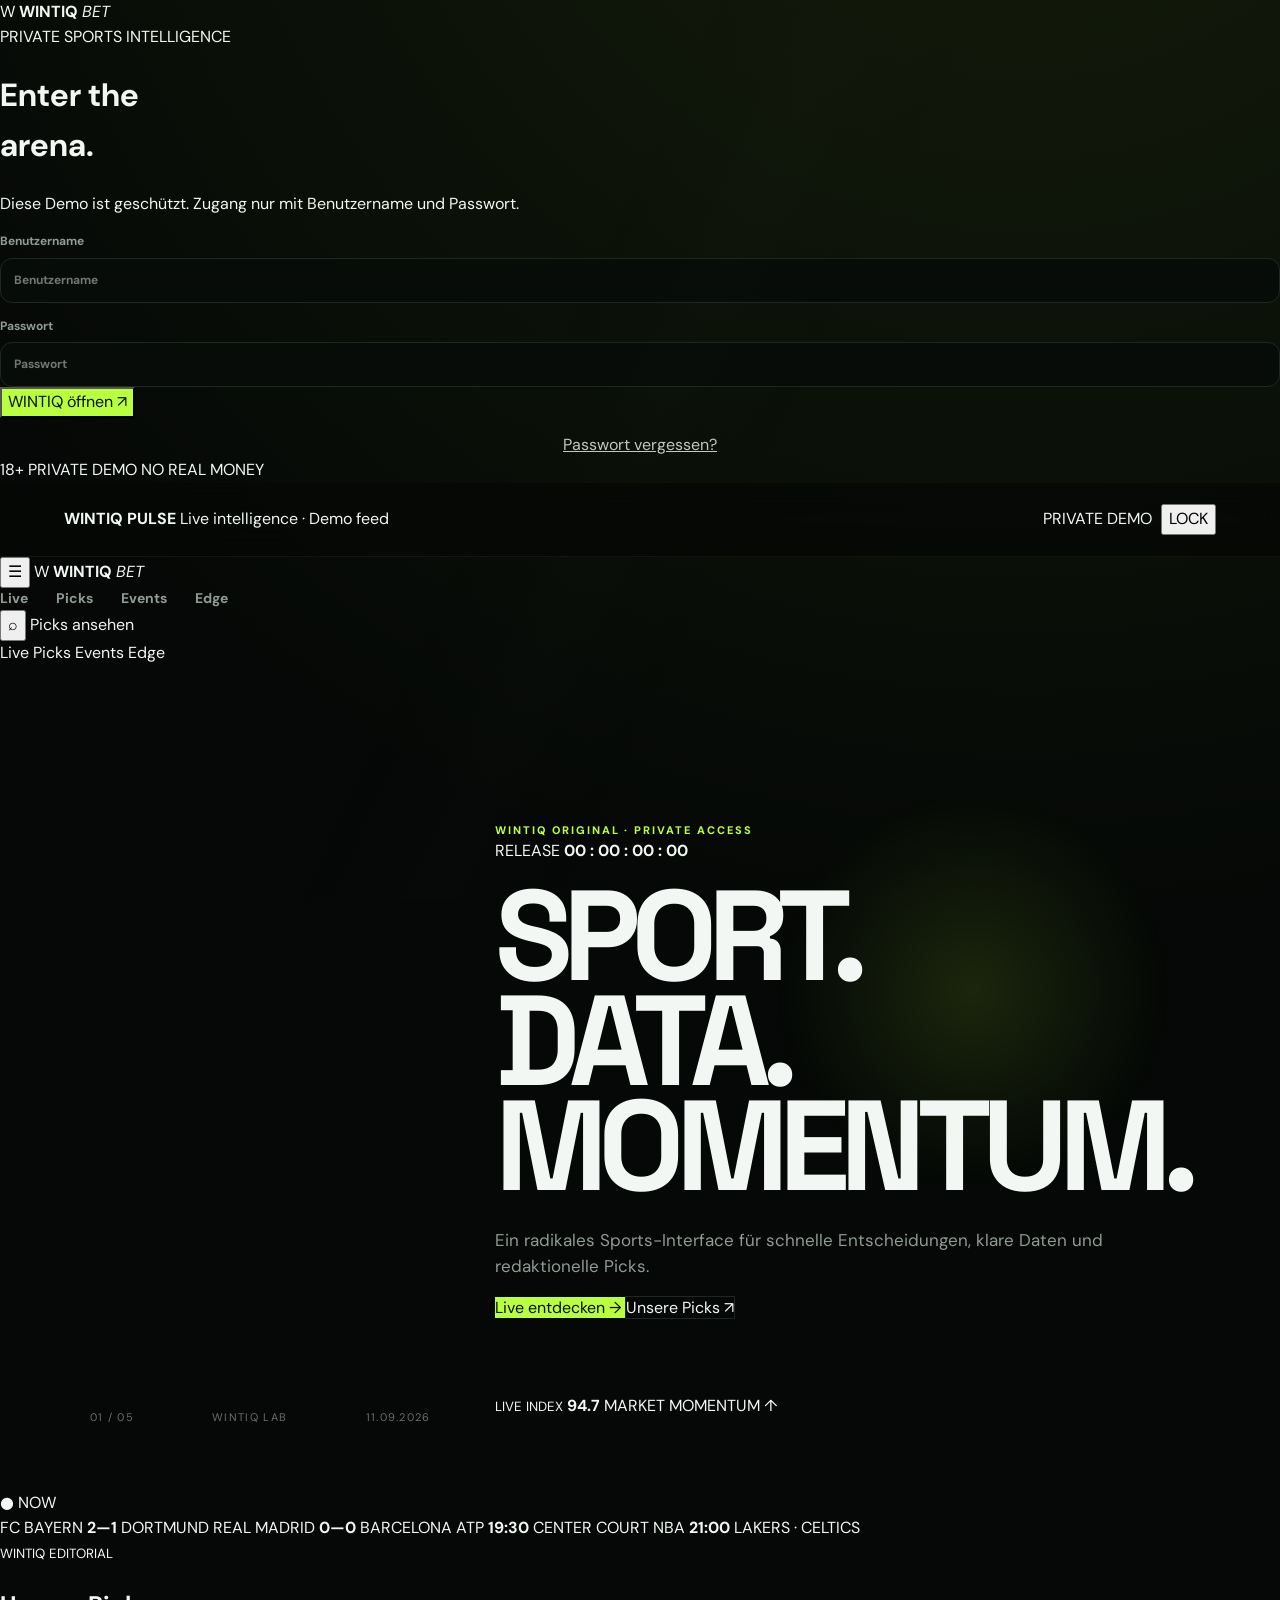
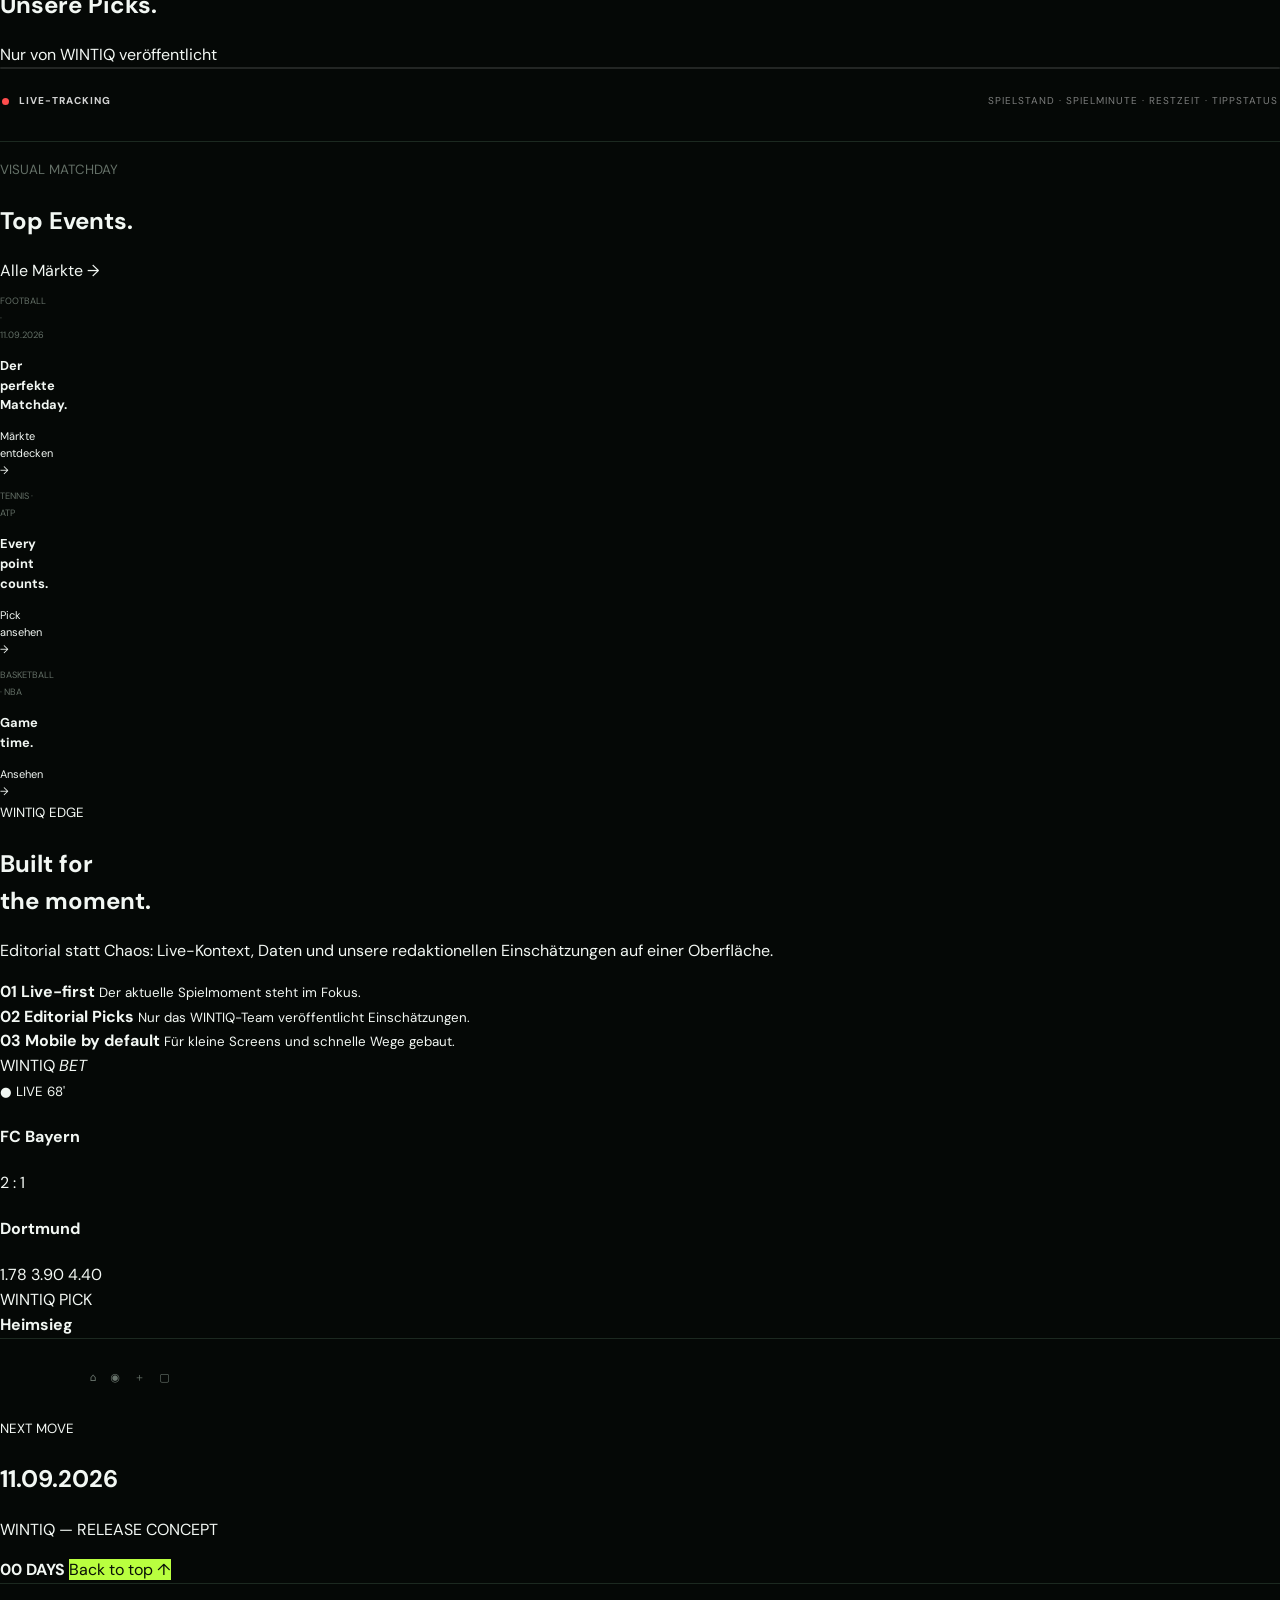
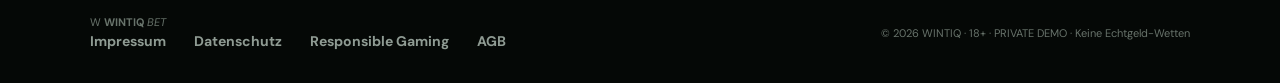
<file: index (5).html>
<!doctype html>
<html lang="de">
<head>
<meta charset="utf-8">
<meta name="viewport" content="width=device-width,initial-scale=1">

<meta name="description" content="WINTIQ — private sports intelligence demo">
<title>WINTIQ BET — Private Demo</title>

<link rel="preconnect" href="https://fonts.googleapis.com">
<link rel="preconnect" href="https://fonts.gstatic.com" crossorigin>

<link href="https://fonts.googleapis.com/css2?family=DM+Sans:wght@400;500;600;700;800&family=Space+Grotesk:wght@500;600;700&display=swap" rel="stylesheet">

<link rel="stylesheet" href="styles.css">

<style>
/* =========================================================
   GITHUB ADMIN
   ========================================================= */

.github-token-field {
  grid-column: 1 / -1;
}

.github-token-field input {
  width: 100%;
  min-height: 54px;
  font-size: 16px;
  box-sizing: border-box;
}

.github-test-row {
  display: flex;
  align-items: center;
  gap: 14px;
  margin-top: 14px;
  flex-wrap: wrap;
}

.github-status {
  font-size: 13px;
  line-height: 1.45;
  opacity: .9;
}

.github-status.ok {
  color: #b6ff4a;
}

.github-status.error {
  color: #ff7777;
}

.github-status.loading {
  opacity: .65;
}


/* =========================================================
   PASSWORD RESET
   ========================================================= */

.forgot-password {
  margin-top: 14px;
  text-align: center;
}

.forgot-password button {
  background: transparent;
  border: 0;
  color: inherit;
  cursor: pointer;
  text-decoration: underline;
  opacity: .8;
  font: inherit;
}

.forgot-password button:hover {
  opacity: 1;
}

.reset-box {
  display: grid;
  gap: 14px;
  margin-top: 20px;
}

.reset-box input {
  width: 100%;
  box-sizing: border-box;
}

.reset-message {
  min-height: 20px;
  font-size: 13px;
}

.reset-message.error {
  color: #ff7777;
}

.reset-message.ok {
  color: #b6ff4a;
}


/* =========================================================
   PASSWORD REQUEST INBOX
   ========================================================= */

.password-inbox {
  margin-top: 30px;
  border-top: 1px solid rgba(255,255,255,.1);
  padding-top: 24px;
}

.password-inbox-head {
  display: flex;
  justify-content: space-between;
  align-items: center;
  gap: 15px;
  flex-wrap: wrap;
  margin-bottom: 16px;
}

.password-inbox-head strong {
  font-size: 18px;
}

.password-inbox-head small {
  opacity: .65;
}

.password-request-list {
  display: grid;
  gap: 12px;
}

.password-request {
  border: 1px solid rgba(255,255,255,.1);
  background: rgba(255,255,255,.025);
  padding: 16px;
  border-radius: 12px;
}

.password-request.pending {
  border-color: rgba(182,255,74,.35);
}

.password-request.done {
  opacity: .55;
}

.password-request-top {
  display: flex;
  justify-content: space-between;
  align-items: center;
  gap: 12px;
  margin-bottom: 10px;
}

.password-request-user {
  font-weight: 700;
  font-size: 16px;
}

.password-request-status {
  font-size: 11px;
  padding: 5px 8px;
  border-radius: 99px;
  border: 1px solid rgba(255,255,255,.15);
}

.password-request-status.pending {
  color: #b6ff4a;
}

.password-request-status.done {
  color: #aaa;
}

.password-request-meta {
  font-size: 12px;
  opacity: .65;
  margin-bottom: 14px;
}

.password-request-actions {
  display: flex;
  gap: 8px;
  flex-wrap: wrap;
}

.password-change-box {
  margin-top: 14px;
  padding: 14px;
  border-radius: 10px;
  background: rgba(0,0,0,.2);
  display: grid;
  gap: 10px;
}

.password-change-box input {
  width: 100%;
  box-sizing: border-box;
}

.password-inbox-empty {
  padding: 18px;
  border: 1px dashed rgba(255,255,255,.15);
  border-radius: 10px;
  opacity: .6;
  text-align: center;
}

.inbox-count {
  display: inline-flex;
  min-width: 20px;
  height: 20px;
  padding: 0 6px;
  align-items: center;
  justify-content: center;
  border-radius: 99px;
  background: #b6ff4a;
  color: #111;
  font-size: 11px;
  font-weight: 800;
}


/* =========================================================
   USER INFO
   ========================================================= */

.current-user {
  font-size: 12px;
  opacity: .7;
  margin-right: 5px;
}

.hidden {
  display: none !important;
}

/* =========================================================
   FINAL PICKS REDESIGN
   The old sports-filter / live-market / bet-slip areas are intentionally gone.
   ========================================================= */
#sports,#live{display:none!important}

.picks{position:relative}
.picks-live-ticker{margin:0 0 24px;border:1px solid rgba(255,255,255,.10);border-radius:18px;background:rgba(255,255,255,.025);overflow:hidden}
.picks-live-ticker-track{display:grid;grid-template-columns:repeat(3,minmax(0,1fr));min-height:66px}
.picks-live-ticker-item{display:flex;align-items:center;justify-content:space-between;gap:14px;padding:13px 16px;border-right:1px solid rgba(255,255,255,.08);font-size:12px}
.picks-live-ticker-item:last-child{border-right:0}
.picks-live-ticker-item strong{font-size:15px;font-variant-numeric:tabular-nums}
.picks-live-ticker-item.live .ticker-state{color:#ff6262;font-weight:800}
.picks-live-ticker-item.upcoming .ticker-state{opacity:.65}
.picks-live-ticker-item.finished .ticker-state{opacity:.45}
.picks-live-ticker-item .ticker-state{white-space:nowrap;font-size:10px;letter-spacing:.08em;text-transform:uppercase}
.picks-live-caption{display:flex;justify-content:space-between;align-items:center;gap:18px;margin:0 0 12px;padding:0 2px;color:rgba(255,255,255,.48);font-size:10px;letter-spacing:.10em;text-transform:uppercase}
.picks-live-caption span:first-child{color:rgba(255,255,255,.82);font-weight:800}
.live-mini-dot{display:inline-block;width:7px;height:7px;border-radius:50%;background:#ff4d4d;box-shadow:0 0 0 0 rgba(255,77,77,.65);animation:livePulse 1.15s infinite;margin-right:7px;vertical-align:middle}
@keyframes livePulse{0%{box-shadow:0 0 0 0 rgba(255,77,77,.65);opacity:1}70%{box-shadow:0 0 0 8px rgba(255,77,77,0);opacity:.55}100%{box-shadow:0 0 0 0 rgba(255,77,77,0);opacity:1}}
.pick-grid{display:grid!important;grid-template-columns:repeat(3,minmax(0,1fr));gap:18px;align-items:stretch}
.pick-card{position:relative;overflow:hidden;min-height:100%;padding:22px!important;border:1px solid rgba(255,255,255,.10)!important;border-radius:22px!important;background:linear-gradient(150deg,rgba(255,255,255,.055),rgba(255,255,255,.018))!important;box-shadow:0 20px 60px rgba(0,0,0,.20)!important}
.pick-card:before{content:"";position:absolute;left:0;right:0;top:0;height:2px;background:rgba(182,255,74,.85)}
.pick-top{display:flex;justify-content:space-between;align-items:center;gap:12px;margin-bottom:18px}
.pick-top>span{display:inline-flex!important;align-items:center;padding:6px 9px!important;border-radius:999px!important;background:rgba(182,255,74,.10)!important;color:#b6ff4a!important;font-size:9px!important;font-weight:800!important;letter-spacing:.10em}
.pick-top>small{opacity:.34;font-variant-numeric:tabular-nums}
.pick-sport{display:block;margin-bottom:8px;font-size:10px!important;letter-spacing:.12em;text-transform:uppercase;opacity:.48}
.pick-card h3{margin:0 0 16px!important;font-size:20px!important;line-height:1.18!important}
.pick-tip{display:flex!important;align-items:center!important;justify-content:space-between!important;gap:14px!important;margin:0 0 15px!important;padding:14px 15px!important;border:1px solid rgba(255,255,255,.09)!important;border-radius:15px!important;background:rgba(0,0,0,.20)!important}
.pick-tip span{font-size:9px!important;letter-spacing:.11em!important;opacity:.45}
.pick-tip strong{font-size:15px!important;text-align:right}
.pick-card>p{margin:0 0 15px!important;font-size:13px!important;line-height:1.55!important;opacity:.70}
.pick-bottom{display:flex!important;align-items:center!important;justify-content:space-between!important;padding-top:14px!important;border-top:1px solid rgba(255,255,255,.08)!important;font-size:10px!important;letter-spacing:.10em!important;opacity:.62}
.pick-bottom strong{font-size:18px!important;letter-spacing:0!important;opacity:1!important}
.pick-live{margin-top:16px!important;padding:15px!important;border:1px solid rgba(255,255,255,.09)!important;border-radius:16px!important;background:rgba(0,0,0,.22)!important}
.pick-live-head{display:flex!important;justify-content:space-between!important;align-items:center!important;gap:10px!important;margin-bottom:12px!important;font-size:10px!important;letter-spacing:.08em!important;text-transform:uppercase}
.pick-live-dot{font-weight:800!important}
.pick-live-dot.live{color:#ff5b5b!important;display:inline-flex;align-items:center;gap:6px}
.pick-live-dot.live:before{content:"";width:7px;height:7px;border-radius:50%;background:#ff4d4d;box-shadow:0 0 0 0 rgba(255,77,77,.65);animation:livePulse 1.15s infinite}
.pick-live-dot.pending{color:rgba(255,255,255,.58)!important}
.pick-live-dot.done{color:rgba(255,255,255,.42)!important}
.pick-live-score{display:grid!important;grid-template-columns:1fr auto 1fr!important;align-items:center!important;gap:10px!important;font-size:12px!important;font-weight:700!important}
.pick-live-score span:last-child{text-align:right}
.pick-live-score strong{font-size:24px!important;font-variant-numeric:tabular-nums!important;letter-spacing:.02em}
.pick-live-meta{display:flex!important;justify-content:space-between!important;gap:10px!important;margin-top:10px!important;padding-top:10px!important;border-top:1px solid rgba(255,255,255,.07)!important;font-size:10px!important;opacity:.58!important;font-variant-numeric:tabular-nums}
.pick-live-result{margin-top:10px!important;padding-top:10px!important;border-top:1px solid rgba(255,255,255,.07)!important;font-size:11px!important;font-weight:800!important;letter-spacing:.04em}
.pick-live-result.correct{color:#b6ff4a!important}.pick-live-result.wrong{color:#ff6868!important}.pick-live-result.pending{color:rgba(255,255,255,.48)!important}.pick-live-result.live{color:#ff6868!important}
.pick-start{margin-top:10px!important;padding-top:10px!important;border-top:1px solid rgba(255,255,255,.06)!important;font-size:10px!important;opacity:.62!important}
.pick-live-score strong{white-space:nowrap}
@media(max-width:1050px){.pick-grid{grid-template-columns:repeat(2,minmax(0,1fr))!important}.picks-live-ticker-track{grid-template-columns:1fr}}
@media(max-width:680px){.pick-grid{grid-template-columns:1fr!important}.pick-card{padding:18px!important}.picks-live-caption{align-items:flex-start;flex-direction:column;gap:6px}.picks-live-ticker-item{border-right:0;border-bottom:1px solid rgba(255,255,255,.08)}.picks-live-ticker-item:last-child{border-bottom:0}}

</style>

</head>

<body class="locked">


<!-- =========================================================
     LOGIN
     ========================================================= -->

<div id="loginGate" class="gate">

  <div class="gate-glow"></div>

  <div class="gate-card">

    <div class="gate-logo">
      <span>W</span>
      <b>WINTIQ</b>
      <em>BET</em>
    </div>

    <div class="gate-kicker">
      PRIVATE SPORTS INTELLIGENCE
    </div>

    <h1>
      Enter the<br>
      <span>arena.</span>
    </h1>

    <p>
      Diese Demo ist geschützt. Zugang nur mit Benutzername und Passwort.
    </p>

    <form id="loginForm">

      <label>
        Benutzername
        <input
          id="loginUser"
          autocomplete="username"
          placeholder="Benutzername"
          required
        >
      </label>

      <label>
        Passwort
        <input
          id="loginPass"
          type="password"
          autocomplete="current-password"
          placeholder="Passwort"
          required
        >
      </label>

      <button class="primary" type="submit">
        WINTIQ öffnen <span>↗</span>
      </button>

      <small id="loginError"></small>

      <div class="forgot-password">
        <button id="forgotPasswordBtn" type="button">
          Passwort vergessen?
        </button>
      </div>

    </form>

    <div class="gate-foot">
      <span>18+</span>
      <span>PRIVATE DEMO</span>
      <span>NO REAL MONEY</span>
    </div>

  </div>

</div>


<!-- =========================================================
     APP
     ========================================================= -->

<div id="app" class="app-hidden">

  <!-- TOPBAR -->

  <div class="topbar">

    <div>
      <span class="live-dot"></span>
      <b>WINTIQ PULSE</b>
      <span id="pulseText">Live intelligence · Demo feed</span>
    </div>

    <div class="top-actions">
      <span class="current-user" id="currentUserLabel"></span>
      <span>PRIVATE DEMO</span>
      <button id="adminOpen" class="hidden">ADMIN</button>
      <button id="logout">LOCK</button>
    </div>

  </div>


  <!-- NAV -->

  <header class="nav">

    <button class="hamb" id="hamb">☰</button>

    <a class="brand" href="#top">
      <span>W</span>
      <b>WINTIQ</b>
      <em>BET</em>
    </a>

    <nav>
      <a href="#live">Live</a>
      <a href="#picks">Picks</a>
      <a href="#events">Events</a>
      <a href="#edge">Edge</a>
    </nav>

    <div class="nav-actions">
      <button id="search">⌕</button>
      <a class="nav-cta" href="#picks">Picks ansehen</a>
    </div>

  </header>


  <!-- MOBILE NAV -->

  <div class="mobile" id="mobile">
    <a href="#live">Live</a>
    <a href="#picks">Picks</a>
    <a href="#events">Events</a>
    <a href="#edge">Edge</a>
  </div>


  <main id="top">

    <!-- HERO -->

    <section class="hero">

      <div class="hero-bg"></div>
      <div class="hero-shade"></div>
      <div class="hero-grid"></div>

      <div class="hero-copy">

        <div class="eyebrow">
          <span class="pulse-dot"></span>
          WINTIQ ORIGINAL · PRIVATE ACCESS
        </div>

        <div class="count">
          RELEASE
          <strong id="timer">00 : 00 : 00 : 00</strong>
        </div>

        <h1 id="heroTitle">
          SPORT.<br>
          <span>DATA.</span><br>
          MOMENTUM.
        </h1>

        <p id="heroText">
          Ein radikales Sports-Interface für schnelle Entscheidungen,
          klare Daten und redaktionelle Picks.
        </p>

        <div class="hero-buttons">

          <a class="primary" href="#live">
            Live entdecken <span>→</span>
          </a>

          <a class="ghost" href="#picks">
            Unsere Picks <span>↗</span>
          </a>

        </div>

      </div>

      <div class="hero-meta">
        <span>01 / 05</span>
        <span>WINTIQ LAB</span>
        <span id="releaseMeta">11.09.2026</span>
      </div>

      <div class="hero-card">
        <small>LIVE INDEX</small>
        <strong>94.7</strong>
        <span>MARKET MOMENTUM ↑</span>
      </div>

    </section>


    <!-- TICKER -->

    <section class="ticker">

      <div class="ticker-label">
        ● NOW
      </div>

      <div class="ticker-track">

        <span>
          FC BAYERN <b>2—1</b> DORTMUND
        </span>

        <span>
          REAL MADRID <b>0—0</b> BARCELONA
        </span>

        <span>
          ATP <b>19:30</b> CENTER COURT
        </span>

        <span>
          NBA <b>21:00</b> LAKERS · CELTICS
        </span>

      </div>

    </section>

    <!-- PICKS -->

    <section class="picks" id="picks">

      <div class="section-top">

        <div>

          <small>WINTIQ EDITORIAL</small>

          <h2>
            Unsere <span>Picks.</span>
          </h2>

        </div>

        <div class="pick-note">
          Nur von WINTIQ veröffentlicht
        </div>

      </div>

      <div class="picks-live-ticker" id="picksLiveTicker" aria-live="polite"></div>

      <div class="picks-live-caption">
        <span><i class="live-mini-dot"></i> LIVE-TRACKING</span>
        <span>Spielstand · Spielminute · Restzeit · Tippstatus</span>
      </div>

      <div id="pickGrid" class="pick-grid"></div>

    </section>


    <!-- EVENTS -->

    <section class="events" id="events">

      <div class="section-top">

        <div>

          <small>VISUAL MATCHDAY</small>

          <h2>
            Top <span>Events.</span>
          </h2>

        </div>

        <a class="arrow-link" href="#live">
          Alle Märkte →
        </a>

      </div>


      <div class="event-grid">

        <article class="event e1">

          <div>

            <small>FOOTBALL · 11.09.2026</small>

            <h3>
              Der perfekte<br>
              Matchday.
            </h3>

            <a href="#live">
              Märkte entdecken →
            </a>

          </div>

        </article>


        <article class="event e2">

          <div>

            <small>TENNIS · ATP</small>

            <h3>
              Every point<br>
              counts.
            </h3>

            <a href="#picks">
              Pick ansehen →
            </a>

          </div>

        </article>


        <article class="event e3">

          <div>

            <small>BASKETBALL · NBA</small>

            <h3>
              Game<br>
              time.
            </h3>

            <a href="#live">
              Ansehen →
            </a>

          </div>

        </article>

      </div>

    </section>


    <!-- EDGE -->

    <section class="edge" id="edge">

      <div class="edge-copy">

        <small>WINTIQ EDGE</small>

        <h2>
          Built for<br>
          <span>the moment.</span>
        </h2>

        <p>
          Editorial statt Chaos: Live-Kontext, Daten und unsere
          redaktionellen Einschätzungen auf einer Oberfläche.
        </p>


        <div class="features">

          <div>
            <b>01</b>
            <strong>Live-first</strong>
            <small>
              Der aktuelle Spielmoment steht im Fokus.
            </small>
          </div>

          <div>
            <b>02</b>
            <strong>Editorial Picks</strong>
            <small>
              Nur das WINTIQ-Team veröffentlicht Einschätzungen.
            </small>
          </div>

          <div>
            <b>03</b>
            <strong>Mobile by default</strong>
            <small>
              Für kleine Screens und schnelle Wege gebaut.
            </small>
          </div>

        </div>

      </div>


      <div class="phone">

        <div class="notch"></div>

        <div class="phone-screen">

          <div class="phone-brand">
            WINTIQ <em>BET</em>
          </div>

          <small>
            ● LIVE 68'
          </small>

          <h4>FC Bayern</h4>

          <div class="phone-score">
            2 <span>:</span> 1
          </div>

          <h4>Dortmund</h4>

          <div class="mini">
            <span>1.78</span>
            <span>3.90</span>
            <span>4.40</span>
          </div>

          <div class="phone-pick">
            WINTIQ PICK<br>
            <b>Heimsieg</b>
          </div>

          <footer>
            ⌂　 ◉　 ＋　 ▢
          </footer>

        </div>

      </div>

    </section>


    <!-- RELEASE -->

    <section class="release">

      <small>NEXT MOVE</small>

      <h2 id="releaseDateBig">
        11.09.2026
      </h2>

      <p>
        WINTIQ — RELEASE CONCEPT
      </p>

      <strong id="days">
        00 DAYS
      </strong>

      <a class="primary" href="#top">
        Back to top ↑
      </a>

    </section>

  </main>


  <!-- FOOTER -->

  <footer>

    <div>

      <div class="brand footer-brand">
        <span>W</span>
        <b>WINTIQ</b>
        <em>BET</em>
      </div>

      <nav>
        <a href="#">Impressum</a>
        <a href="#">Datenschutz</a>
        <a href="#">Responsible Gaming</a>
        <a href="#">AGB</a>
      </nav>

    </div>

    <p>
      © 2026 WINTIQ · 18+ · PRIVATE DEMO · Keine Echtgeld-Wetten
    </p>

  </footer>

</div>


<!-- =========================================================
     PASSWORD RESET MODAL
     ========================================================= -->

<div id="resetModal" class="modal hidden">

  <div class="modal-card">

    <button class="modal-close" id="resetClose">
      ×
    </button>

    <div class="admin-head">

      <small>
        WINTIQ ACCOUNT
      </small>

      <h2>
        Passwort <span>vergessen?</span>
      </h2>

      <p>
        Gib deinen WINTIQ-Benutzernamen ein.
        Die Anfrage wird an den Administrator übermittelt.
      </p>

    </div>

    <div class="reset-box">

      <label>
        Benutzername
        <input
          id="resetUsername"
          autocomplete="username"
          placeholder="z. B. Ionix87"
        >
      </label>

      <button
        id="sendResetRequest"
        class="primary"
        type="button"
      >
        Anfrage senden →
      </button>

      <div
        id="resetMessage"
        class="reset-message"
      ></div>

    </div>

  </div>

</div>


<!-- =========================================================
     ADMIN PANEL
     ========================================================= -->

<div id="adminPanel" class="modal hidden">

  <div class="modal-card">

    <button class="modal-close" id="adminClose">
      ×
    </button>


    <div class="admin-head">

      <small>
        WINTIQ CONTROL ROOM
      </small>

      <h2>
        Admin <span>Studio.</span>
      </h2>

      <p>
        Änderungen werden lokal in diesem Browser gespeichert.
      </p>

    </div>


    <!-- ADMIN INPUTS -->

    <div class="admin-grid">

      <label>
        Hero Titel
        <input
          id="aHeroTitle"
          placeholder="SPORT. DATA. MOMENTUM."
        >
      </label>


      <label>
        Release Datum
        <input
          id="aRelease"
          type="date"
        >
      </label>


      <label class="full">
        Hero Text
        <textarea
          id="aHeroText"
          rows="3"
        ></textarea>
      </label>


      <label class="full">
        Pulse Text
        <input id="aPulse">
      </label>


      <!-- PICKS -->

      <div class="admin-block full">

        <div class="admin-block-head">

          <strong>
            WINTIQ Picks
          </strong>

          <button
            id="addPick"
            type="button"
          >
            + Pick hinzufügen
          </button>

        </div>

        <div id="adminPicks"></div>

      </div>

    </div>


    <!-- =====================================================
         PASSWORD INBOX
         ===================================================== -->

    <div class="password-inbox">

      <div class="password-inbox-head">

        <div>
          <strong>
            Passwort-Anfragen
          </strong>

          <small>
            <span id="pendingResetCount" class="inbox-count">0</span>
            offene Anfrage(n)
          </small>
        </div>

        <button
          id="refreshPasswordRequests"
          type="button"
          class="ghost"
        >
          ↻ Aktualisieren
        </button>

      </div>


      <div
        id="passwordRequestList"
        class="password-request-list"
      >

        <div class="password-inbox-empty">
          Passwort-Anfragen werden geladen …
        </div>

      </div>

    </div>


    <!-- =====================================================
         GITHUB PUBLISH
         ===================================================== -->

    <div class="admin-publish">

      <small>

        <b>GitHub-Veröffentlichung</b> ·
        Speichert deine Picks direkt in
        <code>picks.json</code>.

        Dafür wird ein GitHub Fine-grained Token mit
        <b>Contents: Read and write</b> benötigt.

        Der Token wird nicht im Projekt gespeichert.

      </small>


      <div class="publish-fields">

        <label class="github-token-field">

          GitHub Token

          <input
            id="ghToken"
            type="password"
            autocomplete="off"
            placeholder="github_pat_…"
          >

        </label>


        <label>

          Repository

          <input
            id="ghRepo"
            value="bodycam1212-lab/axenvo-bet"
            placeholder="owner/repository"
          >

        </label>


        <label>

          Branch

          <input
            id="ghBranch"
            value="main"
            placeholder="main"
          >

        </label>

      </div>


      <div class="github-test-row">

        <button
          id="testGitHub"
          type="button"
          class="ghost"
        >
          🧪 Token prüfen
        </button>

        <span
          id="ghStatus"
          class="github-status"
        ></span>

      </div>

    </div>


    <!-- ADMIN ACTIONS -->

    <div class="admin-actions">

      <button
        id="saveAdmin"
        class="primary"
      >
        Änderungen speichern
      </button>


      <button
        id="publishGitHub"
        class="primary"
      >
        Picks zu GitHub senden
      </button>


      <button
        id="resetAdmin"
        class="ghost"
      >
        Demo zurücksetzen
      </button>

    </div>


    <small class="admin-warning">

      Hinweis: Diese GitHub-Pages-Version ist eine Frontend-Demo.
      Ein echter Login ist damit nicht sicher, weil HTML/JavaScript
      öffentlich einsehbar ist. Für echte Zugangskontrolle braucht
      es einen Server/Auth-Dienst.

    </small>

  </div>

</div>


<!-- TOAST -->

<div id="toast"></div>


<!-- JAVASCRIPT -->

<script src="script.js"></script>

</body>
</html>
</file>
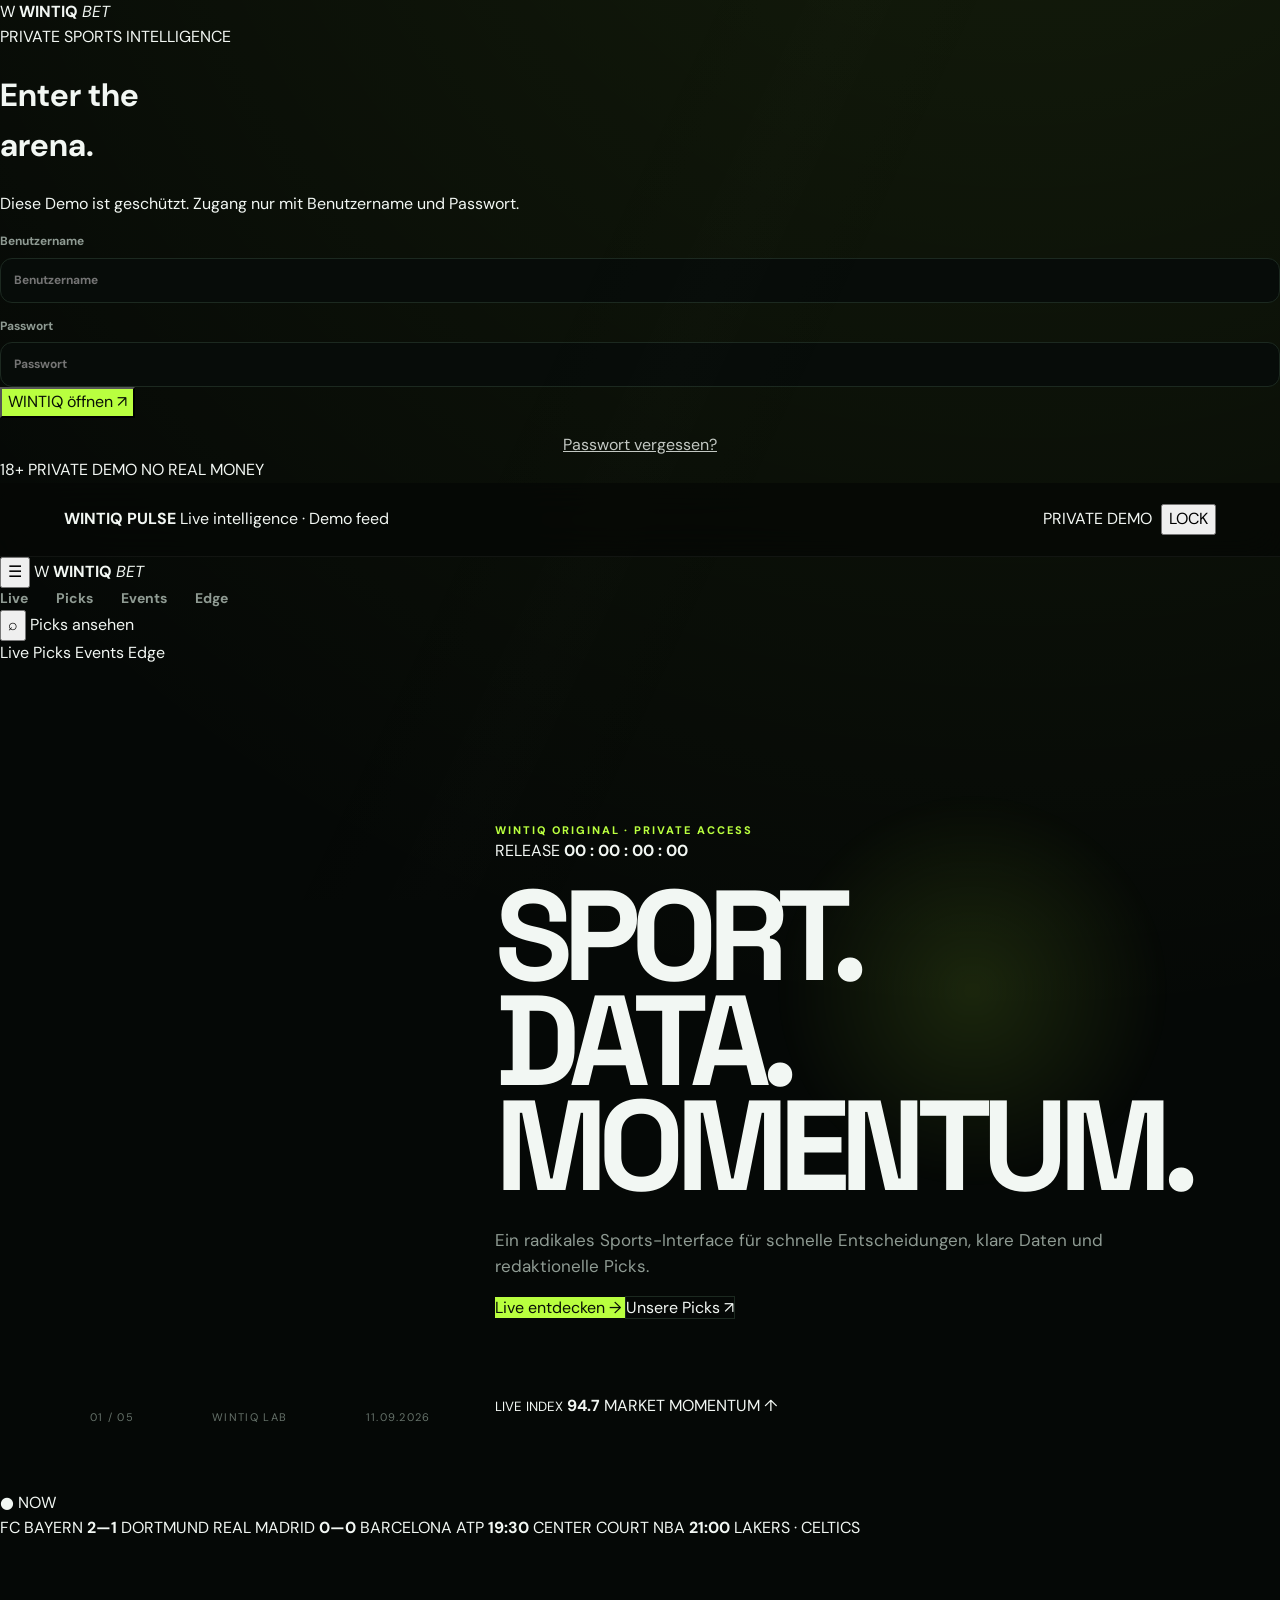
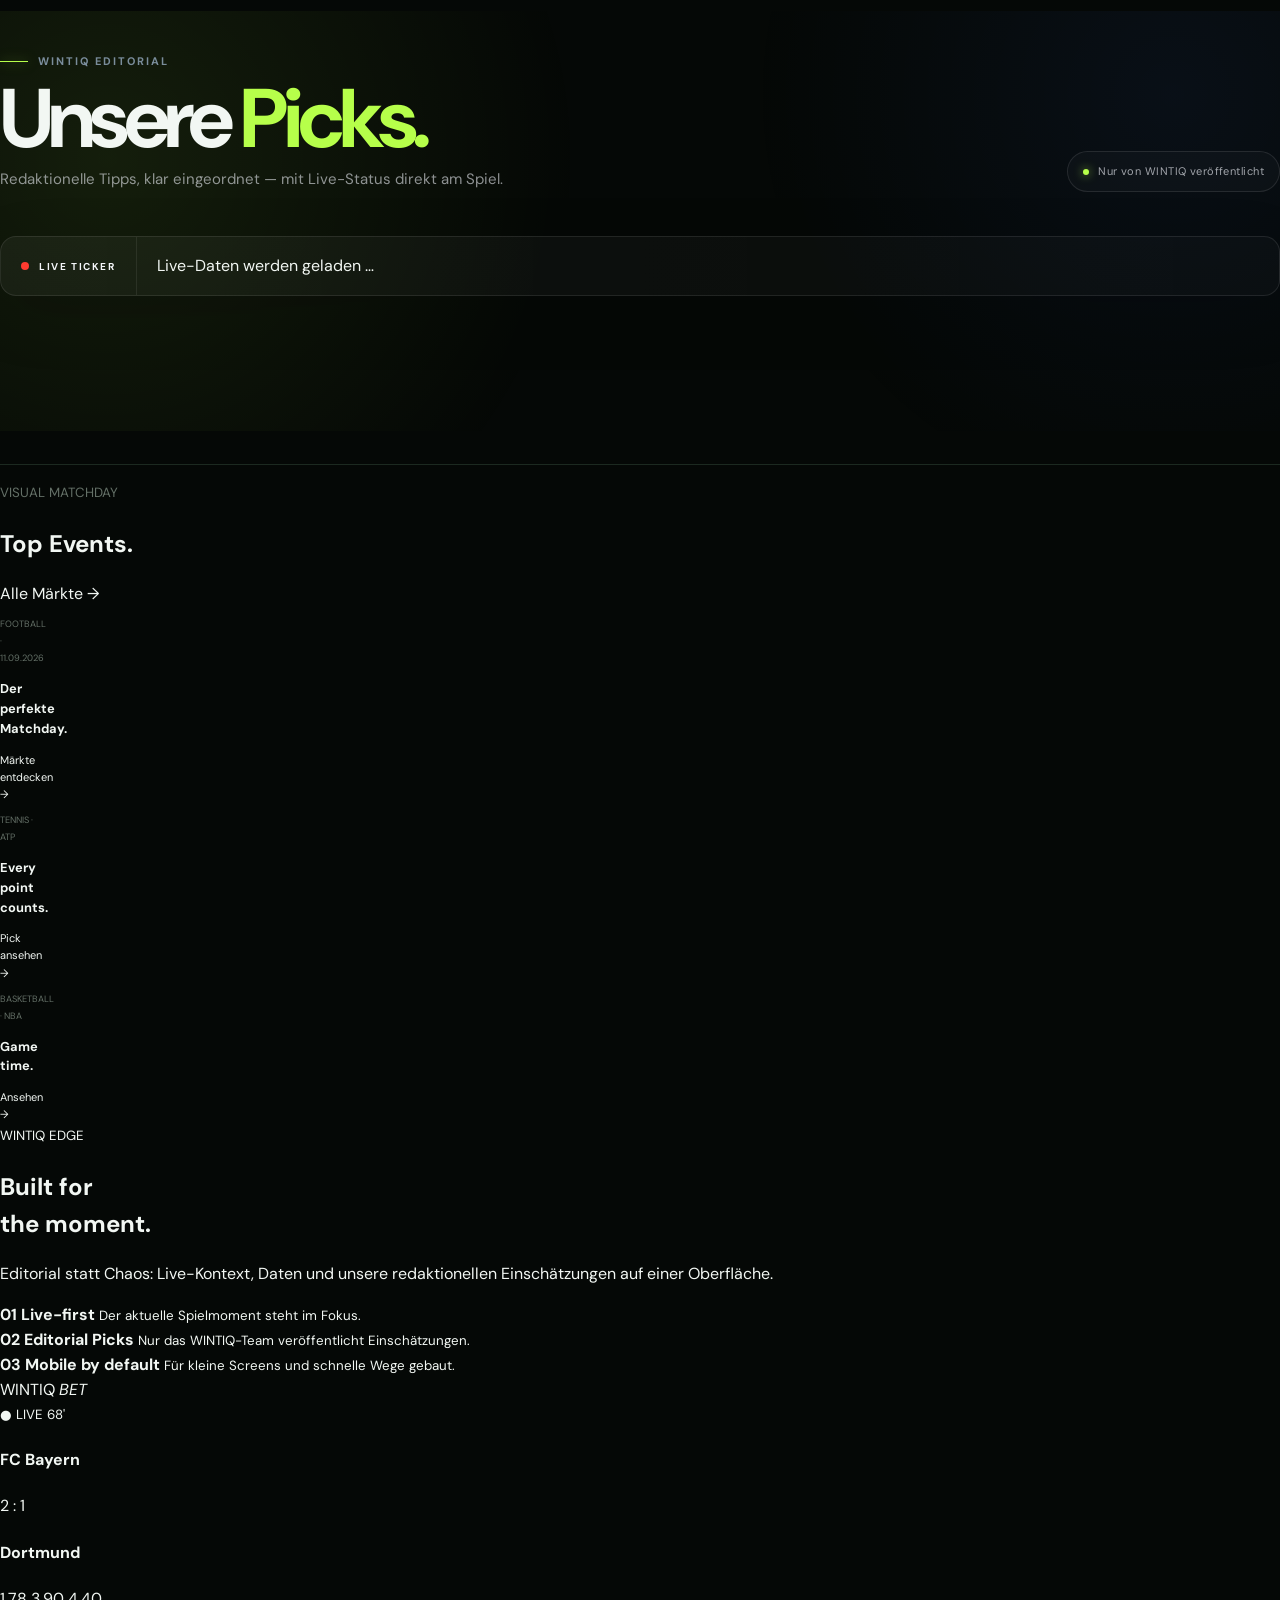
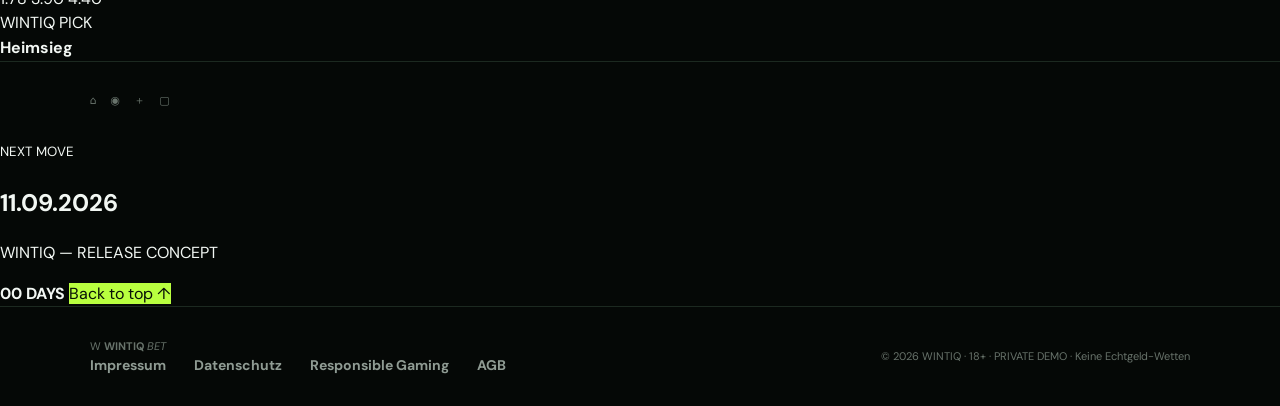
<file: index (7).html>
<!doctype html>
<html lang="de">
<head>
<meta charset="utf-8">
<meta name="viewport" content="width=device-width,initial-scale=1">

<meta name="description" content="WINTIQ BET — private demo sportsbook concept">
<title>WINTIQ BET — Private Demo</title>

<link rel="preconnect" href="https://fonts.googleapis.com">
<link rel="preconnect" href="https://fonts.gstatic.com" crossorigin>

<link href="https://fonts.googleapis.com/css2?family=DM+Sans:wght@400;500;600;700;800&family=Space+Grotesk:wght@500;600;700&display=swap" rel="stylesheet">

<link rel="stylesheet" href="styles.css">

<style>
/* =========================================================
   GITHUB ADMIN
   ========================================================= */

.github-token-field {
  grid-column: 1 / -1;
}

.github-token-field input {
  width: 100%;
  min-height: 54px;
  font-size: 16px;
  box-sizing: border-box;
}

.github-test-row {
  display: flex;
  align-items: center;
  gap: 14px;
  margin-top: 14px;
  flex-wrap: wrap;
}

.github-status {
  font-size: 13px;
  line-height: 1.45;
  opacity: .9;
}

.github-status.ok {
  color: #b6ff4a;
}

.github-status.error {
  color: #ff7777;
}

.github-status.loading {
  opacity: .65;
}


/* =========================================================
   PASSWORD RESET
   ========================================================= */

.forgot-password {
  margin-top: 14px;
  text-align: center;
}

.forgot-password button {
  background: transparent;
  border: 0;
  color: inherit;
  cursor: pointer;
  text-decoration: underline;
  opacity: .8;
  font: inherit;
}

.forgot-password button:hover {
  opacity: 1;
}

.reset-box {
  display: grid;
  gap: 14px;
  margin-top: 20px;
}

.reset-box input {
  width: 100%;
  box-sizing: border-box;
}

.reset-message {
  min-height: 20px;
  font-size: 13px;
}

.reset-message.error {
  color: #ff7777;
}

.reset-message.ok {
  color: #b6ff4a;
}


/* =========================================================
   PASSWORD REQUEST INBOX
   ========================================================= */

.password-inbox {
  margin-top: 30px;
  border-top: 1px solid rgba(255,255,255,.1);
  padding-top: 24px;
}

.password-inbox-head {
  display: flex;
  justify-content: space-between;
  align-items: center;
  gap: 15px;
  flex-wrap: wrap;
  margin-bottom: 16px;
}

.password-inbox-head strong {
  font-size: 18px;
}

.password-inbox-head small {
  opacity: .65;
}

.password-request-list {
  display: grid;
  gap: 12px;
}

.password-request {
  border: 1px solid rgba(255,255,255,.1);
  background: rgba(255,255,255,.025);
  padding: 16px;
  border-radius: 12px;
}

.password-request.pending {
  border-color: rgba(182,255,74,.35);
}

.password-request.done {
  opacity: .55;
}

.password-request-top {
  display: flex;
  justify-content: space-between;
  align-items: center;
  gap: 12px;
  margin-bottom: 10px;
}

.password-request-user {
  font-weight: 700;
  font-size: 16px;
}

.password-request-status {
  font-size: 11px;
  padding: 5px 8px;
  border-radius: 99px;
  border: 1px solid rgba(255,255,255,.15);
}

.password-request-status.pending {
  color: #b6ff4a;
}

.password-request-status.done {
  color: #aaa;
}

.password-request-meta {
  font-size: 12px;
  opacity: .65;
  margin-bottom: 14px;
}

.password-request-actions {
  display: flex;
  gap: 8px;
  flex-wrap: wrap;
}

.password-change-box {
  margin-top: 14px;
  padding: 14px;
  border-radius: 10px;
  background: rgba(0,0,0,.2);
  display: grid;
  gap: 10px;
}

.password-change-box input {
  width: 100%;
  box-sizing: border-box;
}

.password-inbox-empty {
  padding: 18px;
  border: 1px dashed rgba(255,255,255,.15);
  border-radius: 10px;
  opacity: .6;
  text-align: center;
}

.inbox-count {
  display: inline-flex;
  min-width: 20px;
  height: 20px;
  padding: 0 6px;
  align-items: center;
  justify-content: center;
  border-radius: 99px;
  background: #b6ff4a;
  color: #111;
  font-size: 11px;
  font-weight: 800;
}


/* =========================================================
   USER INFO
   ========================================================= */

.current-user {
  font-size: 12px;
  opacity: .7;
  margin-right: 5px;
}

.hidden {
  display: none !important;
}

/* =========================================================
   WINTIQ PICKS REDESIGN — LIVE EDITORIAL
   ========================================================= */
.sports,
.live-section { display:none !important; }

.wintiq-picks{
  position:relative;
  padding:112px 0 120px;
  overflow:hidden;
}
.wintiq-picks::before{
  content:"";
  position:absolute;
  inset:70px -15% auto;
  height:420px;
  background:
    radial-gradient(circle at 18% 35%, rgba(182,255,74,.09), transparent 34%),
    radial-gradient(circle at 82% 20%, rgba(70,120,255,.07), transparent 30%);
  pointer-events:none;
}
.picks-hero{
  position:relative;
  z-index:1;
  display:flex;
  align-items:flex-end;
  justify-content:space-between;
  gap:40px;
  margin-bottom:44px;
}
.picks-eyebrow{
  display:flex;
  align-items:center;
  gap:10px;
  color:rgba(180,205,235,.65);
  font-size:11px;
  letter-spacing:.18em;
  font-weight:700;
  text-transform:uppercase;
}
.eyebrow-line{width:28px;height:1px;background:#b6ff4a;box-shadow:0 0 12px rgba(182,255,74,.55)}
.picks-hero h2{
  margin:12px 0 10px;
  font-size:clamp(52px,6.5vw,96px);
  line-height:.9;
  letter-spacing:-.065em;
  font-weight:700;
}
.picks-hero h2 span{color:#b6ff4a}
.picks-intro{
  max-width:620px;
  margin:0;
  color:rgba(238,242,248,.58);
  font-size:15px;
  line-height:1.7;
}
.pick-note{
  display:flex;
  align-items:center;
  gap:9px;
  flex:none;
  padding:11px 15px;
  border:1px solid rgba(255,255,255,.1);
  border-radius:999px;
  color:rgba(238,242,248,.66);
  font-size:11px;
  letter-spacing:.04em;
  background:rgba(255,255,255,.025);
}
.note-dot{width:6px;height:6px;border-radius:50%;background:#b6ff4a;box-shadow:0 0 10px rgba(182,255,74,.7)}

.picks-livebar{
  position:relative;
  z-index:1;
  display:flex;
  align-items:center;
  min-height:58px;
  margin:0 0 28px;
  border:1px solid rgba(255,255,255,.09);
  border-radius:16px;
  background:linear-gradient(90deg,rgba(255,255,255,.045),rgba(255,255,255,.018));
  overflow:hidden;
  box-shadow:0 18px 60px rgba(0,0,0,.16);
}
.livebar-label{
  display:flex;
  align-items:center;
  gap:10px;
  flex:none;
  height:58px;
  padding:0 20px;
  border-right:1px solid rgba(255,255,255,.08);
  color:#f5f7fa;
  font-size:10px;
  letter-spacing:.16em;
}
.live-pulse{
  width:8px;height:8px;border-radius:50%;background:#ff3b30;
  box-shadow:0 0 0 0 rgba(255,59,48,.7);
  animation:wintiqLivePulse 1.35s infinite;
}
@keyframes wintiqLivePulse{
  0%{box-shadow:0 0 0 0 rgba(255,59,48,.65)}
  70%{box-shadow:0 0 0 9px rgba(255,59,48,0)}
  100%{box-shadow:0 0 0 0 rgba(255,59,48,0)}
}
.livebar-track{
  display:flex;
  gap:42px;
  align-items:center;
  width:100%;
  padding:0 20px;
  overflow:auto;
  scrollbar-width:none;
  white-space:nowrap;
}
.livebar-track::-webkit-scrollbar{display:none}
.livebar-item{
  display:inline-flex;
  align-items:center;
  gap:10px;
  color:rgba(238,242,248,.72);
  font-size:12px;
  font-weight:600;
}
.livebar-item b{color:#f5f7fa}
.livebar-item .bar-live{color:#ff6a62;font-size:10px;letter-spacing:.12em}
.livebar-item .bar-up{color:#b6ff4a}
.livebar-item .bar-down{color:#ff6a62}

.wintiq-pick-grid{
  position:relative;
  z-index:1;
  display:grid !important;
  grid-template-columns:repeat(3,minmax(0,1fr));
  gap:22px;
  align-items:stretch;
}
.wintiq-pick-grid .pick-card{
  min-width:0;
  display:flex;
  flex-direction:column;
  padding:0 !important;
  border:1px solid rgba(255,255,255,.1) !important;
  border-radius:22px !important;
  background:
    linear-gradient(145deg,rgba(255,255,255,.045),rgba(255,255,255,.012) 58%),
    rgba(6,9,13,.72) !important;
  box-shadow:0 22px 70px rgba(0,0,0,.22);
  overflow:hidden;
  transition:transform .25s ease,border-color .25s ease,box-shadow .25s ease;
}
.wintiq-pick-grid .pick-card:hover{
  transform:translateY(-5px);
  border-color:rgba(182,255,74,.28) !important;
  box-shadow:0 28px 80px rgba(0,0,0,.3),0 0 0 1px rgba(182,255,74,.04);
}
.pick-card-inner{padding:24px}
.pick-card-head{
  display:flex;
  align-items:center;
  justify-content:space-between;
  gap:12px;
  margin-bottom:24px;
}
.pick-card-tag{
  display:inline-flex;
  align-items:center;
  gap:7px;
  padding:7px 10px;
  border-radius:999px;
  background:rgba(182,255,74,.1);
  color:#b6ff4a;
  font-size:9px;
  font-weight:800;
  letter-spacing:.13em;
}
.pick-number{color:rgba(180,205,235,.45);font-size:11px;letter-spacing:.12em}
.pick-sport-row{
  display:flex;
  align-items:center;
  justify-content:space-between;
  gap:12px;
  margin-bottom:9px;
}
.pick-sport-new{color:rgba(180,205,235,.58);font-size:10px;letter-spacing:.16em;font-weight:700}
.pick-status{
  display:inline-flex;
  align-items:center;
  gap:7px;
  font-size:10px;
  font-weight:800;
  letter-spacing:.1em;
  text-transform:uppercase;
}
.pick-status.live{color:#ff6a62}
.pick-status.open{color:rgba(238,242,248,.62)}
.pick-status.done{color:#b6ff4a}
.pick-status-dot{width:7px;height:7px;border-radius:50%;background:currentColor}
.pick-status.live .pick-status-dot{animation:wintiqLivePulse 1.35s infinite}
.pick-match{
  margin:0 0 22px;
  font-size:21px;
  line-height:1.25;
  letter-spacing:-.025em;
  font-weight:700;
  color:#f3f5f8;
}
.pick-score-panel{
  display:grid;
  grid-template-columns:1fr auto 1fr;
  align-items:center;
  gap:12px;
  padding:18px 16px;
  margin-bottom:18px;
  border-radius:15px;
  background:rgba(0,0,0,.23);
  border:1px solid rgba(255,255,255,.06);
}
.pick-team{font-size:12px;line-height:1.35;color:rgba(238,242,248,.68)}
.pick-team:last-child{text-align:right}
.pick-score{
  font-size:27px;
  font-weight:800;
  letter-spacing:-.04em;
  white-space:nowrap;
}
.pick-score span{color:rgba(238,242,248,.28);padding:0 3px}
.pick-time-row{
  display:flex;
  align-items:center;
  justify-content:space-between;
  gap:10px;
  margin-bottom:20px;
  color:rgba(238,242,248,.55);
  font-size:11px;
}
.pick-time-row strong{color:#f2f4f7}
.pick-live-minute{color:#ff6a62 !important}
.pick-tip-box{
  margin-top:auto;
  padding:18px;
  border-radius:16px;
  border:1px solid rgba(182,255,74,.18);
  background:linear-gradient(135deg,rgba(182,255,74,.09),rgba(182,255,74,.025));
}
.pick-tip-label{
  display:flex;
  justify-content:space-between;
  color:rgba(238,242,248,.48);
  font-size:9px;
  letter-spacing:.15em;
  font-weight:800;
  text-transform:uppercase;
}
.pick-tip-value{
  margin-top:8px;
  display:flex;
  align-items:center;
  justify-content:space-between;
  gap:14px;
}
.pick-tip-value strong{font-size:19px;color:#fff}
.pick-odd{
  display:inline-flex;
  align-items:center;
  gap:5px;
  padding:6px 8px;
  border-radius:8px;
  background:rgba(0,0,0,.23);
  color:#b6ff4a;
  font-size:12px;
  font-weight:800;
}
.pick-reason{
  margin:18px 0 0;
  color:rgba(238,242,248,.6);
  font-size:13px;
  line-height:1.65;
}
.pick-result{
  display:flex;
  align-items:center;
  gap:8px;
  margin-top:18px;
  padding-top:15px;
  border-top:1px solid rgba(255,255,255,.07);
  font-size:11px;
  font-weight:800;
  letter-spacing:.08em;
  text-transform:uppercase;
}
.pick-result.right{color:#b6ff4a}
.pick-result.wrong{color:#ff6a62}
.pick-result.pending{color:rgba(238,242,248,.45)}
.pick-result-icon{font-size:14px}

@media (max-width: 1000px){
  .wintiq-pick-grid{grid-template-columns:1fr 1fr}
}
@media (max-width: 700px){
  .wintiq-picks{padding:78px 0 86px}
  .picks-hero{align-items:flex-start;flex-direction:column;gap:22px}
  .picks-hero h2{font-size:56px}
  .wintiq-pick-grid{grid-template-columns:1fr}
  .picks-livebar{border-radius:13px}
  .livebar-label{padding:0 14px}
}


/* =========================================================
   WINTIQ PICKS REDESIGN — LIVE EDITORIAL
   ========================================================= */
.sports,.live-section{display:none!important}
.wintiq-picks{position:relative;padding:112px 0 120px;overflow:hidden}
.wintiq-picks::before{content:"";position:absolute;inset:70px -15% auto;height:420px;background:radial-gradient(circle at 18% 35%,rgba(182,255,74,.09),transparent 34%),radial-gradient(circle at 82% 20%,rgba(70,120,255,.07),transparent 30%);pointer-events:none}
.picks-hero{position:relative;z-index:1;display:flex;align-items:flex-end;justify-content:space-between;gap:40px;margin-bottom:44px}
.picks-eyebrow{display:flex;align-items:center;gap:10px;color:rgba(180,205,235,.65);font-size:11px;letter-spacing:.18em;font-weight:700;text-transform:uppercase}
.eyebrow-line{width:28px;height:1px;background:#b6ff4a;box-shadow:0 0 12px rgba(182,255,74,.55)}
.picks-hero h2{margin:12px 0 10px;font-size:clamp(52px,6.5vw,96px);line-height:.9;letter-spacing:-.065em;font-weight:700}
.picks-hero h2 span{color:#b6ff4a}
.picks-intro{max-width:620px;margin:0;color:rgba(238,242,248,.58);font-size:15px;line-height:1.7}
.pick-note{display:flex;align-items:center;gap:9px;flex:none;padding:11px 15px;border:1px solid rgba(255,255,255,.1);border-radius:999px;color:rgba(238,242,248,.66);font-size:11px;letter-spacing:.04em;background:rgba(255,255,255,.025)}
.note-dot{width:6px;height:6px;border-radius:50%;background:#b6ff4a;box-shadow:0 0 10px rgba(182,255,74,.7)}
.picks-livebar{position:relative;z-index:1;display:flex;align-items:center;min-height:58px;margin:0 0 28px;border:1px solid rgba(255,255,255,.09);border-radius:16px;background:linear-gradient(90deg,rgba(255,255,255,.045),rgba(255,255,255,.018));overflow:hidden;box-shadow:0 18px 60px rgba(0,0,0,.16)}
.livebar-label{display:flex;align-items:center;gap:10px;flex:none;height:58px;padding:0 20px;border-right:1px solid rgba(255,255,255,.08);color:#f5f7fa;font-size:10px;letter-spacing:.16em}
.live-pulse{width:8px;height:8px;border-radius:50%;background:#ff3b30;box-shadow:0 0 0 0 rgba(255,59,48,.7);animation:wintiqLivePulse 1.35s infinite}
@keyframes wintiqLivePulse{0%{box-shadow:0 0 0 0 rgba(255,59,48,.65)}70%{box-shadow:0 0 0 9px rgba(255,59,48,0)}100%{box-shadow:0 0 0 0 rgba(255,59,48,0)}}
.livebar-track{display:flex;gap:42px;align-items:center;width:100%;padding:0 20px;overflow:auto;scrollbar-width:none;white-space:nowrap}
.livebar-track::-webkit-scrollbar{display:none}
.livebar-item{display:inline-flex;align-items:center;gap:10px;color:rgba(238,242,248,.72);font-size:12px;font-weight:600}
.livebar-item b{color:#f5f7fa}
.livebar-item .bar-live{color:#ff6a62;font-size:10px;letter-spacing:.12em}
.livebar-item .bar-up{color:#b6ff4a}
.wintiq-pick-grid{position:relative;z-index:1;display:grid!important;grid-template-columns:repeat(3,minmax(0,1fr));gap:22px;align-items:stretch}
.wintiq-pick-grid .pick-card{min-width:0;display:flex;flex-direction:column;padding:0!important;border:1px solid rgba(255,255,255,.1)!important;border-radius:22px!important;background:linear-gradient(145deg,rgba(255,255,255,.045),rgba(255,255,255,.012) 58%),rgba(6,9,13,.72)!important;box-shadow:0 22px 70px rgba(0,0,0,.22);overflow:hidden;transition:transform .25s ease,border-color .25s ease,box-shadow .25s ease}
.wintiq-pick-grid .pick-card:hover{transform:translateY(-5px);border-color:rgba(182,255,74,.28)!important;box-shadow:0 28px 80px rgba(0,0,0,.3),0 0 0 1px rgba(182,255,74,.04)}
.pick-card-inner{padding:24px}
.pick-card-head{display:flex;align-items:center;justify-content:space-between;gap:12px;margin-bottom:24px}
.pick-card-tag{display:inline-flex;align-items:center;gap:7px;padding:7px 10px;border-radius:999px;background:rgba(182,255,74,.1);color:#b6ff4a;font-size:9px;font-weight:800;letter-spacing:.13em}
.pick-number{color:rgba(180,205,235,.45);font-size:11px;letter-spacing:.12em}
.pick-sport-row{display:flex;align-items:center;justify-content:space-between;gap:12px;margin-bottom:9px}
.pick-sport-new{color:rgba(180,205,235,.58);font-size:10px;letter-spacing:.16em;font-weight:700}
.pick-status{display:inline-flex;align-items:center;gap:7px;font-size:10px;font-weight:800;letter-spacing:.1em;text-transform:uppercase}
.pick-status.live{color:#ff6a62}.pick-status.open{color:rgba(238,242,248,.62)}.pick-status.done{color:#b6ff4a}
.pick-status-dot{width:7px;height:7px;border-radius:50%;background:currentColor}
.pick-status.live .pick-status-dot{animation:wintiqLivePulse 1.35s infinite}
.pick-match{margin:0 0 22px;font-size:21px;line-height:1.25;letter-spacing:-.025em;font-weight:700;color:#f3f5f8}
.pick-score-panel{display:grid;grid-template-columns:1fr auto 1fr;align-items:center;gap:12px;padding:18px 16px;margin-bottom:18px;border-radius:15px;background:rgba(0,0,0,.23);border:1px solid rgba(255,255,255,.06)}
.pick-team{font-size:12px;line-height:1.35;color:rgba(238,242,248,.68)}.pick-team:last-child{text-align:right}
.pick-score{font-size:27px;font-weight:800;letter-spacing:-.04em;white-space:nowrap}.pick-score span{color:rgba(238,242,248,.28);padding:0 3px}
.pick-time-row{display:flex;align-items:center;justify-content:space-between;gap:10px;margin-bottom:20px;color:rgba(238,242,248,.55);font-size:11px}.pick-time-row strong{color:#f2f4f7}.pick-live-minute{color:#ff6a62!important}
.pick-tip-box{margin-top:auto;padding:18px;border-radius:16px;border:1px solid rgba(182,255,74,.18);background:linear-gradient(135deg,rgba(182,255,74,.09),rgba(182,255,74,.025))}
.pick-tip-label{display:flex;justify-content:space-between;color:rgba(238,242,248,.48);font-size:9px;letter-spacing:.15em;font-weight:800;text-transform:uppercase}
.pick-tip-value{margin-top:8px;display:flex;align-items:center;justify-content:space-between;gap:14px}.pick-tip-value strong{font-size:19px;color:#fff}
.pick-odd{display:inline-flex;align-items:center;gap:5px;padding:6px 8px;border-radius:8px;background:rgba(0,0,0,.23);color:#b6ff4a;font-size:12px;font-weight:800}
.pick-reason{margin:18px 0 0;color:rgba(238,242,248,.6);font-size:13px;line-height:1.65}
.pick-result{display:flex;align-items:center;gap:8px;margin-top:18px;padding-top:15px;border-top:1px solid rgba(255,255,255,.07);font-size:11px;font-weight:800;letter-spacing:.08em;text-transform:uppercase}
.pick-result.right{color:#b6ff4a}.pick-result.wrong{color:#ff6a62}.pick-result.pending{color:rgba(238,242,248,.45)}
.pick-result-icon{font-size:14px}
@media(max-width:1000px){.wintiq-pick-grid{grid-template-columns:1fr 1fr}}
@media(max-width:700px){.wintiq-picks{padding:78px 0 86px}.picks-hero{align-items:flex-start;flex-direction:column;gap:22px}.picks-hero h2{font-size:56px}.wintiq-pick-grid{grid-template-columns:1fr}.picks-livebar{border-radius:13px}.livebar-label{padding:0 14px}}

</style>

</head>

<body class="locked">


<!-- =========================================================
     LOGIN
     ========================================================= -->

<div id="loginGate" class="gate">

  <div class="gate-glow"></div>

  <div class="gate-card">

    <div class="gate-logo">
      <span>W</span>
      <b>WINTIQ</b>
      <em>BET</em>
    </div>

    <div class="gate-kicker">
      PRIVATE SPORTS INTELLIGENCE
    </div>

    <h1>
      Enter the<br>
      <span>arena.</span>
    </h1>

    <p>
      Diese Demo ist geschützt. Zugang nur mit Benutzername und Passwort.
    </p>

    <form id="loginForm">

      <label>
        Benutzername
        <input
          id="loginUser"
          autocomplete="username"
          placeholder="Benutzername"
          required
        >
      </label>

      <label>
        Passwort
        <input
          id="loginPass"
          type="password"
          autocomplete="current-password"
          placeholder="Passwort"
          required
        >
      </label>

      <button class="primary" type="submit">
        WINTIQ öffnen <span>↗</span>
      </button>

      <small id="loginError"></small>

      <div class="forgot-password">
        <button id="forgotPasswordBtn" type="button">
          Passwort vergessen?
        </button>
      </div>

    </form>

    <div class="gate-foot">
      <span>18+</span>
      <span>PRIVATE DEMO</span>
      <span>NO REAL MONEY</span>
    </div>

  </div>

</div>


<!-- =========================================================
     APP
     ========================================================= -->

<div id="app" class="app-hidden">

  <!-- TOPBAR -->

  <div class="topbar">

    <div>
      <span class="live-dot"></span>
      <b>WINTIQ PULSE</b>
      <span id="pulseText">Live intelligence · Demo feed</span>
    </div>

    <div class="top-actions">
      <span class="current-user" id="currentUserLabel"></span>
      <span>PRIVATE DEMO</span>
      <button id="adminOpen" class="hidden">ADMIN</button>
      <button id="logout">LOCK</button>
    </div>

  </div>


  <!-- NAV -->

  <header class="nav">

    <button class="hamb" id="hamb">☰</button>

    <a class="brand" href="#top">
      <span>W</span>
      <b>WINTIQ</b>
      <em>BET</em>
    </a>

    <nav>
      <a href="#live">Live</a>
      <a href="#picks">Picks</a>
      <a href="#events">Events</a>
      <a href="#edge">Edge</a>
    </nav>

    <div class="nav-actions">
      <button id="search">⌕</button>
      <a class="nav-cta" href="#picks">Picks ansehen</a>
    </div>

  </header>


  <!-- MOBILE NAV -->

  <div class="mobile" id="mobile">
    <a href="#live">Live</a>
    <a href="#picks">Picks</a>
    <a href="#events">Events</a>
    <a href="#edge">Edge</a>
  </div>


  <main id="top">

    <!-- HERO -->

    <section class="hero">

      <div class="hero-bg"></div>
      <div class="hero-shade"></div>
      <div class="hero-grid"></div>

      <div class="hero-copy">

        <div class="eyebrow">
          <span class="pulse-dot"></span>
          WINTIQ ORIGINAL · PRIVATE ACCESS
        </div>

        <div class="count">
          RELEASE
          <strong id="timer">00 : 00 : 00 : 00</strong>
        </div>

        <h1 id="heroTitle">
          SPORT.<br>
          <span>DATA.</span><br>
          MOMENTUM.
        </h1>

        <p id="heroText">
          Ein radikales Sports-Interface für schnelle Entscheidungen,
          klare Daten und redaktionelle Picks.
        </p>

        <div class="hero-buttons">

          <a class="primary" href="#live">
            Live entdecken <span>→</span>
          </a>

          <a class="ghost" href="#picks">
            Unsere Picks <span>↗</span>
          </a>

        </div>

      </div>

      <div class="hero-meta">
        <span>01 / 05</span>
        <span>WINTIQ LAB</span>
        <span id="releaseMeta">11.09.2026</span>
      </div>

      <div class="hero-card">
        <small>LIVE INDEX</small>
        <strong>94.7</strong>
        <span>MARKET MOMENTUM ↑</span>
      </div>

    </section>


    <!-- TICKER -->

    <section class="ticker">

      <div class="ticker-label">
        ● NOW
      </div>

      <div class="ticker-track">

        <span>
          FC BAYERN <b>2—1</b> DORTMUND
        </span>

        <span>
          REAL MADRID <b>0—0</b> BARCELONA
        </span>

        <span>
          ATP <b>19:30</b> CENTER COURT
        </span>

        <span>
          NBA <b>21:00</b> LAKERS · CELTICS
        </span>

      </div>

    </section>
    <!-- PICKS -->
    <section class="picks wintiq-picks" id="picks">
      <div class="picks-hero">
        <div>
          <div class="picks-eyebrow"><span class="eyebrow-line"></span> WINTIQ EDITORIAL</div>
          <h2>Unsere <span>Picks.</span></h2>
          <p class="picks-intro">Redaktionelle Tipps, klar eingeordnet — mit Live-Status direkt am Spiel.</p>
        </div>
        <div class="pick-note"><span class="note-dot"></span>Nur von WINTIQ veröffentlicht</div>
      </div>

      <div class="picks-livebar" id="picksLiveBar" aria-live="polite">
        <div class="livebar-label"><span class="live-pulse"></span><b>LIVE TICKER</b></div>
        <div class="livebar-track" id="picksLiveTicker"><span>Live-Daten werden geladen …</span></div>
      </div>

      <div id="pickGrid" class="pick-grid wintiq-pick-grid"></div>
    </section>




    <!-- EVENTS -->

    <section class="events" id="events">

      <div class="section-top">

        <div>

          <small>VISUAL MATCHDAY</small>

          <h2>
            Top <span>Events.</span>
          </h2>

        </div>

        <a class="arrow-link" href="#live">
          Alle Märkte →
        </a>

      </div>


      <div class="event-grid">

        <article class="event e1">

          <div>

            <small>FOOTBALL · 11.09.2026</small>

            <h3>
              Der perfekte<br>
              Matchday.
            </h3>

            <a href="#live">
              Märkte entdecken →
            </a>

          </div>

        </article>


        <article class="event e2">

          <div>

            <small>TENNIS · ATP</small>

            <h3>
              Every point<br>
              counts.
            </h3>

            <a href="#picks">
              Pick ansehen →
            </a>

          </div>

        </article>


        <article class="event e3">

          <div>

            <small>BASKETBALL · NBA</small>

            <h3>
              Game<br>
              time.
            </h3>

            <a href="#live">
              Ansehen →
            </a>

          </div>

        </article>

      </div>

    </section>


    <!-- EDGE -->

    <section class="edge" id="edge">

      <div class="edge-copy">

        <small>WINTIQ EDGE</small>

        <h2>
          Built for<br>
          <span>the moment.</span>
        </h2>

        <p>
          Editorial statt Chaos: Live-Kontext, Daten und unsere
          redaktionellen Einschätzungen auf einer Oberfläche.
        </p>


        <div class="features">

          <div>
            <b>01</b>
            <strong>Live-first</strong>
            <small>
              Der aktuelle Spielmoment steht im Fokus.
            </small>
          </div>

          <div>
            <b>02</b>
            <strong>Editorial Picks</strong>
            <small>
              Nur das WINTIQ-Team veröffentlicht Einschätzungen.
            </small>
          </div>

          <div>
            <b>03</b>
            <strong>Mobile by default</strong>
            <small>
              Für kleine Screens und schnelle Wege gebaut.
            </small>
          </div>

        </div>

      </div>


      <div class="phone">

        <div class="notch"></div>

        <div class="phone-screen">

          <div class="phone-brand">
            WINTIQ <em>BET</em>
          </div>

          <small>
            ● LIVE 68'
          </small>

          <h4>FC Bayern</h4>

          <div class="phone-score">
            2 <span>:</span> 1
          </div>

          <h4>Dortmund</h4>

          <div class="mini">
            <span>1.78</span>
            <span>3.90</span>
            <span>4.40</span>
          </div>

          <div class="phone-pick">
            WINTIQ PICK<br>
            <b>Heimsieg</b>
          </div>

          <footer>
            ⌂　 ◉　 ＋　 ▢
          </footer>

        </div>

      </div>

    </section>


    <!-- RELEASE -->

    <section class="release">

      <small>NEXT MOVE</small>

      <h2 id="releaseDateBig">
        11.09.2026
      </h2>

      <p>
        WINTIQ — RELEASE CONCEPT
      </p>

      <strong id="days">
        00 DAYS
      </strong>

      <a class="primary" href="#top">
        Back to top ↑
      </a>

    </section>

  </main>


  <!-- FOOTER -->

  <footer>

    <div>

      <div class="brand footer-brand">
        <span>W</span>
        <b>WINTIQ</b>
        <em>BET</em>
      </div>

      <nav>
        <a href="#">Impressum</a>
        <a href="#">Datenschutz</a>
        <a href="#">Responsible Gaming</a>
        <a href="#">AGB</a>
      </nav>

    </div>

    <p>
      © 2026 WINTIQ · 18+ · PRIVATE DEMO · Keine Echtgeld-Wetten
    </p>

  </footer>

</div>


<!-- =========================================================
     PASSWORD RESET MODAL
     ========================================================= -->

<div id="resetModal" class="modal hidden">

  <div class="modal-card">

    <button class="modal-close" id="resetClose">
      ×
    </button>

    <div class="admin-head">

      <small>
        WINTIQ ACCOUNT
      </small>

      <h2>
        Passwort <span>vergessen?</span>
      </h2>

      <p>
        Gib deinen WINTIQ-Benutzernamen ein.
        Die Anfrage wird an den Administrator übermittelt.
      </p>

    </div>

    <div class="reset-box">

      <label>
        Benutzername
        <input
          id="resetUsername"
          autocomplete="username"
          placeholder="z. B. Ionix87"
        >
      </label>

      <button
        id="sendResetRequest"
        class="primary"
        type="button"
      >
        Anfrage senden →
      </button>

      <div
        id="resetMessage"
        class="reset-message"
      ></div>

    </div>

  </div>

</div>


<!-- =========================================================
     ADMIN PANEL
     ========================================================= -->

<div id="adminPanel" class="modal hidden">

  <div class="modal-card">

    <button class="modal-close" id="adminClose">
      ×
    </button>


    <div class="admin-head">

      <small>
        WINTIQ CONTROL ROOM
      </small>

      <h2>
        Admin <span>Studio.</span>
      </h2>

      <p>
        Änderungen werden lokal in diesem Browser gespeichert.
      </p>

    </div>


    <!-- ADMIN INPUTS -->

    <div class="admin-grid">

      <label>
        Hero Titel
        <input
          id="aHeroTitle"
          placeholder="SPORT. DATA. MOMENTUM."
        >
      </label>


      <label>
        Release Datum
        <input
          id="aRelease"
          type="date"
        >
      </label>


      <label class="full">
        Hero Text
        <textarea
          id="aHeroText"
          rows="3"
        ></textarea>
      </label>


      <label class="full">
        Pulse Text
        <input id="aPulse">
      </label>


      <!-- PICKS -->

      <div class="admin-block full">

        <div class="admin-block-head">

          <strong>
            WINTIQ Picks
          </strong>

          <button
            id="addPick"
            type="button"
          >
            + Pick hinzufügen
          </button>

        </div>

        <div id="adminPicks"></div>

      </div>

    </div>


    <!-- =====================================================
         PASSWORD INBOX
         ===================================================== -->

    <div class="password-inbox">

      <div class="password-inbox-head">

        <div>
          <strong>
            Passwort-Anfragen
          </strong>

          <small>
            <span id="pendingResetCount" class="inbox-count">0</span>
            offene Anfrage(n)
          </small>
        </div>

        <button
          id="refreshPasswordRequests"
          type="button"
          class="ghost"
        >
          ↻ Aktualisieren
        </button>

      </div>


      <div
        id="passwordRequestList"
        class="password-request-list"
      >

        <div class="password-inbox-empty">
          Passwort-Anfragen werden geladen …
        </div>

      </div>

    </div>


    <!-- =====================================================
         GITHUB PUBLISH
         ===================================================== -->

    <div class="admin-publish">

      <small>

        <b>GitHub-Veröffentlichung</b> ·
        Speichert deine Picks direkt in
        <code>picks.json</code>.

        Dafür wird ein GitHub Fine-grained Token mit
        <b>Contents: Read and write</b> benötigt.

        Der Token wird nicht im Projekt gespeichert.

      </small>


      <div class="publish-fields">

        <label class="github-token-field">

          GitHub Token

          <input
            id="ghToken"
            type="password"
            autocomplete="off"
            placeholder="github_pat_…"
          >

        </label>


        <label>

          Repository

          <input
            id="ghRepo"
            value="bodycam1212-lab/axenvo-bet"
            placeholder="owner/repository"
          >

        </label>


        <label>

          Branch

          <input
            id="ghBranch"
            value="main"
            placeholder="main"
          >

        </label>

      </div>


      <div class="github-test-row">

        <button
          id="testGitHub"
          type="button"
          class="ghost"
        >
          🧪 Token prüfen
        </button>

        <span
          id="ghStatus"
          class="github-status"
        ></span>

      </div>

    </div>


    <!-- ADMIN ACTIONS -->

    <div class="admin-actions">

      <button
        id="saveAdmin"
        class="primary"
      >
        Änderungen speichern
      </button>


      <button
        id="publishGitHub"
        class="primary"
      >
        Picks zu GitHub senden
      </button>


      <button
        id="resetAdmin"
        class="ghost"
      >
        Demo zurücksetzen
      </button>

    </div>


    <small class="admin-warning">

      Hinweis: Diese GitHub-Pages-Version ist eine Frontend-Demo.
      Ein echter Login ist damit nicht sicher, weil HTML/JavaScript
      öffentlich einsehbar ist. Für echte Zugangskontrolle braucht
      es einen Server/Auth-Dienst.

    </small>

  </div>

</div>


<!-- TOAST -->

<div id="toast"></div>


<!-- JAVASCRIPT -->

<script src="script.js"></script>

</body>
</html>
</file>
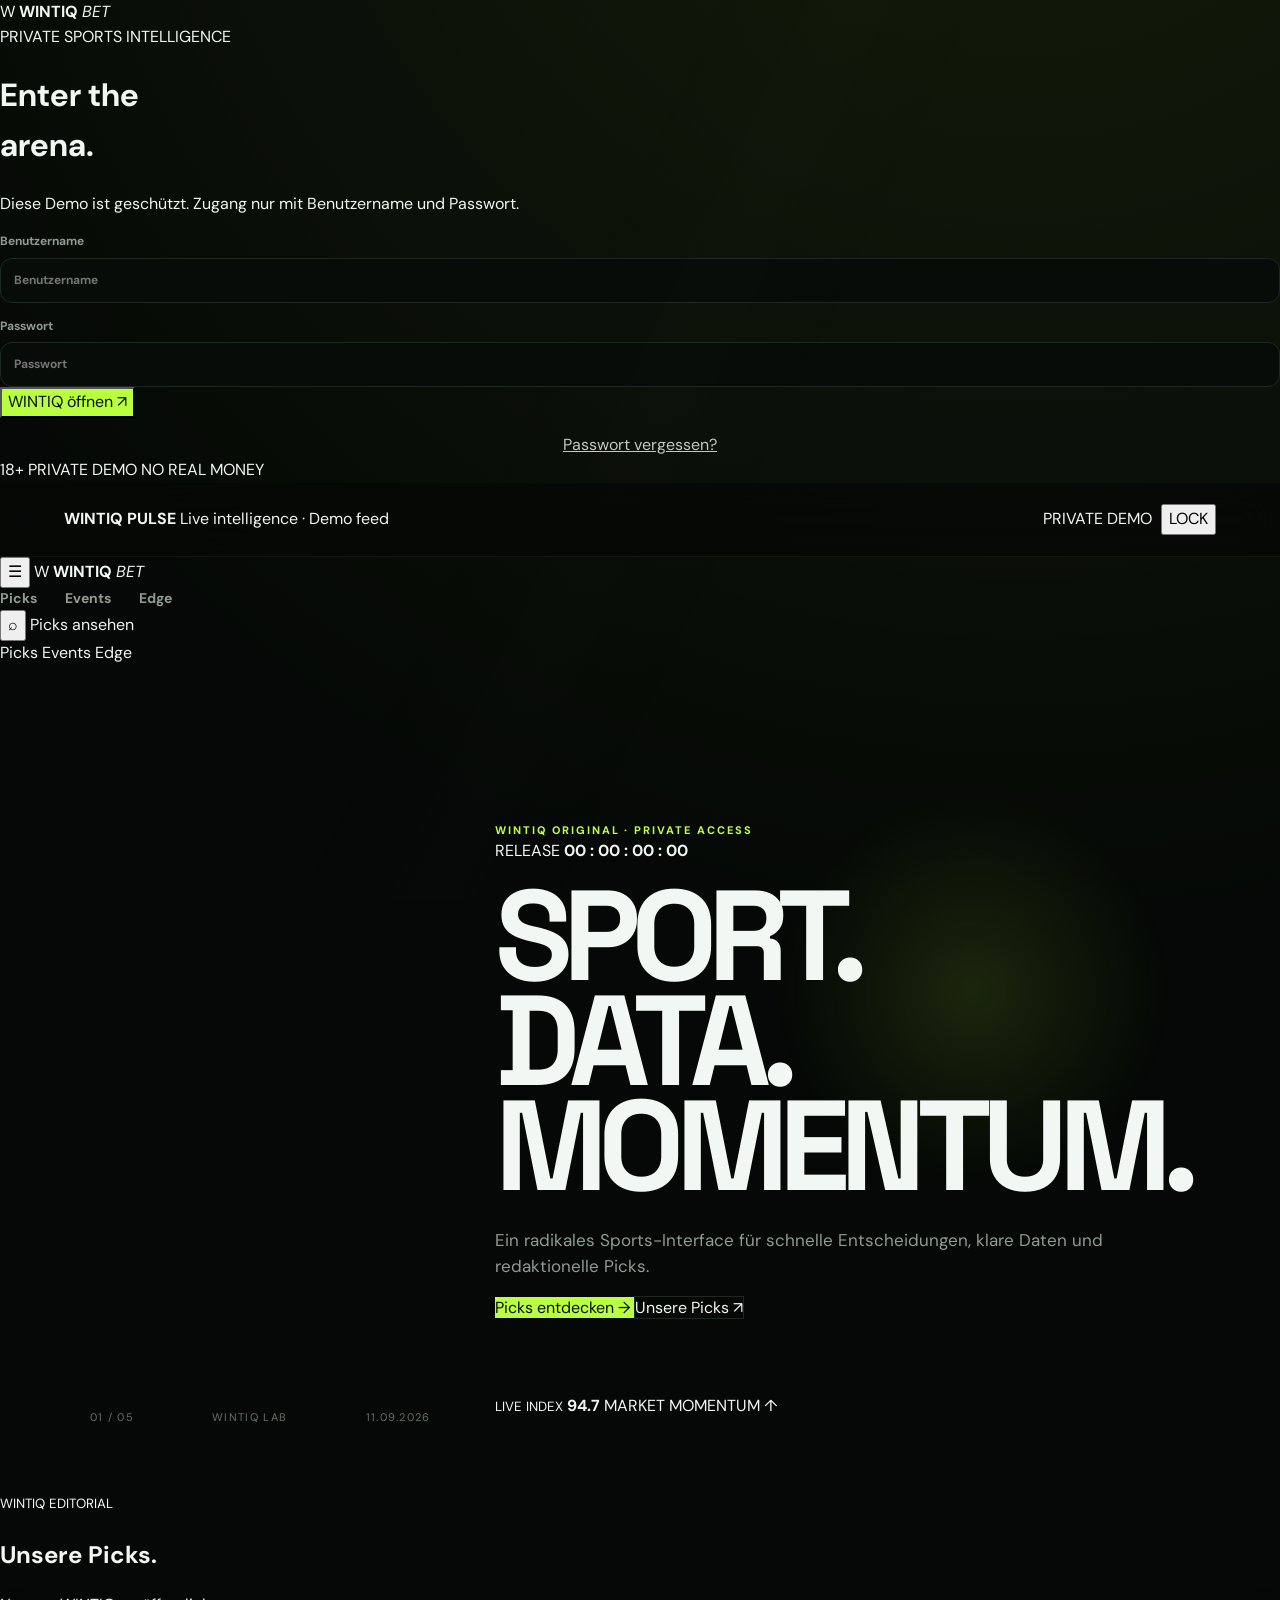
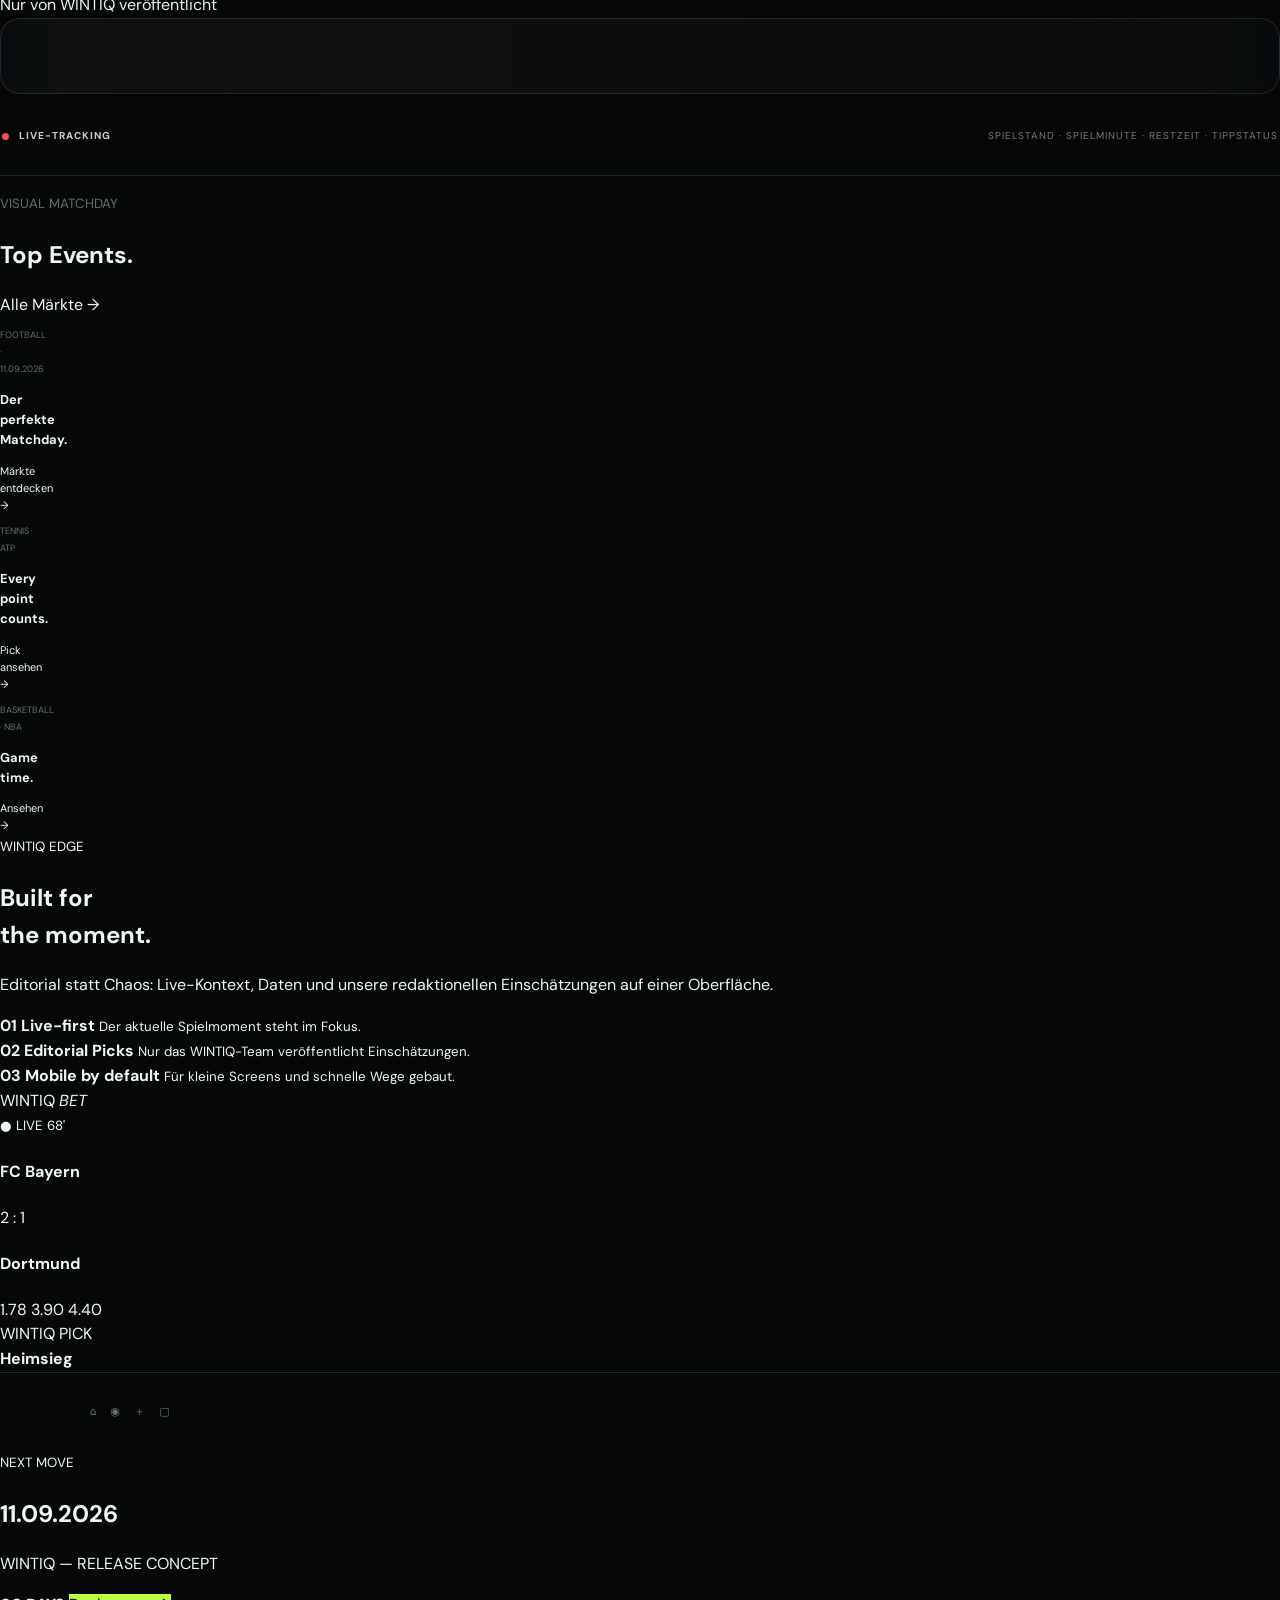
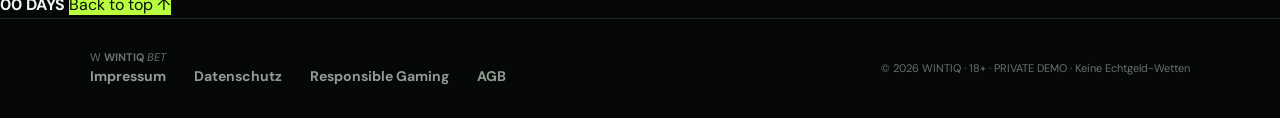
<file: index (9).html>
<!doctype html>
<html lang="de">
<head>
<meta charset="utf-8">
<meta name="viewport" content="width=device-width,initial-scale=1">

<meta name="description" content="WINTIQ — private sports intelligence demo">
<title>WINTIQ BET — Private Demo</title>

<link rel="preconnect" href="https://fonts.googleapis.com">
<link rel="preconnect" href="https://fonts.gstatic.com" crossorigin>

<link href="https://fonts.googleapis.com/css2?family=DM+Sans:wght@400;500;600;700;800&family=Space+Grotesk:wght@500;600;700&display=swap" rel="stylesheet">

<link rel="stylesheet" href="styles.css">

<style>
/* =========================================================
   GITHUB ADMIN
   ========================================================= */

.github-token-field {
  grid-column: 1 / -1;
}

.github-token-field input {
  width: 100%;
  min-height: 54px;
  font-size: 16px;
  box-sizing: border-box;
}

.github-test-row {
  display: flex;
  align-items: center;
  gap: 14px;
  margin-top: 14px;
  flex-wrap: wrap;
}

.github-status {
  font-size: 13px;
  line-height: 1.45;
  opacity: .9;
}

.github-status.ok {
  color: #b6ff4a;
}

.github-status.error {
  color: #ff7777;
}

.github-status.loading {
  opacity: .65;
}


/* =========================================================
   PASSWORD RESET
   ========================================================= */

.forgot-password {
  margin-top: 14px;
  text-align: center;
}

.forgot-password button {
  background: transparent;
  border: 0;
  color: inherit;
  cursor: pointer;
  text-decoration: underline;
  opacity: .8;
  font: inherit;
}

.forgot-password button:hover {
  opacity: 1;
}

.reset-box {
  display: grid;
  gap: 14px;
  margin-top: 20px;
}

.reset-box input {
  width: 100%;
  box-sizing: border-box;
}

.reset-message {
  min-height: 20px;
  font-size: 13px;
}

.reset-message.error {
  color: #ff7777;
}

.reset-message.ok {
  color: #b6ff4a;
}


/* =========================================================
   PASSWORD REQUEST INBOX
   ========================================================= */

.password-inbox {
  margin-top: 30px;
  border-top: 1px solid rgba(255,255,255,.1);
  padding-top: 24px;
}

.password-inbox-head {
  display: flex;
  justify-content: space-between;
  align-items: center;
  gap: 15px;
  flex-wrap: wrap;
  margin-bottom: 16px;
}

.password-inbox-head strong {
  font-size: 18px;
}

.password-inbox-head small {
  opacity: .65;
}

.password-request-list {
  display: grid;
  gap: 12px;
}

.password-request {
  border: 1px solid rgba(255,255,255,.1);
  background: rgba(255,255,255,.025);
  padding: 16px;
  border-radius: 12px;
}

.password-request.pending {
  border-color: rgba(182,255,74,.35);
}

.password-request.done {
  opacity: .55;
}

.password-request-top {
  display: flex;
  justify-content: space-between;
  align-items: center;
  gap: 12px;
  margin-bottom: 10px;
}

.password-request-user {
  font-weight: 700;
  font-size: 16px;
}

.password-request-status {
  font-size: 11px;
  padding: 5px 8px;
  border-radius: 99px;
  border: 1px solid rgba(255,255,255,.15);
}

.password-request-status.pending {
  color: #b6ff4a;
}

.password-request-status.done {
  color: #aaa;
}

.password-request-meta {
  font-size: 12px;
  opacity: .65;
  margin-bottom: 14px;
}

.password-request-actions {
  display: flex;
  gap: 8px;
  flex-wrap: wrap;
}

.password-change-box {
  margin-top: 14px;
  padding: 14px;
  border-radius: 10px;
  background: rgba(0,0,0,.2);
  display: grid;
  gap: 10px;
}

.password-change-box input {
  width: 100%;
  box-sizing: border-box;
}

.password-inbox-empty {
  padding: 18px;
  border: 1px dashed rgba(255,255,255,.15);
  border-radius: 10px;
  opacity: .6;
  text-align: center;
}

.inbox-count {
  display: inline-flex;
  min-width: 20px;
  height: 20px;
  padding: 0 6px;
  align-items: center;
  justify-content: center;
  border-radius: 99px;
  background: #b6ff4a;
  color: #111;
  font-size: 11px;
  font-weight: 800;
}


/* =========================================================
   USER INFO
   ========================================================= */

.current-user {
  font-size: 12px;
  opacity: .7;
  margin-right: 5px;
}

.hidden {
  display: none !important;
}

/* =========================================================
   FINAL PICKS REDESIGN
   Legacy sports/live-market/bet-slip areas are removed from the page.
   ========================================================= */
#sports,#live{display:none!important}

.picks{position:relative}
.picks-live-ticker{margin:0 0 24px;border:1px solid rgba(255,255,255,.10);border-radius:18px;background:rgba(255,255,255,.025);overflow:hidden}
.picks-live-ticker-track{display:grid;grid-template-columns:repeat(3,minmax(0,1fr));min-height:66px}
.picks-live-ticker-item{display:flex;align-items:center;justify-content:space-between;gap:14px;padding:13px 16px;border-right:1px solid rgba(255,255,255,.08);font-size:12px}
.picks-live-ticker-item:last-child{border-right:0}
.picks-live-ticker-item strong{font-size:15px;font-variant-numeric:tabular-nums}
.picks-live-ticker-item.live .ticker-state{color:#ff6262;font-weight:800}
.picks-live-ticker-item.upcoming .ticker-state{opacity:.65}
.picks-live-ticker-item.finished .ticker-state{opacity:.45}
.picks-live-ticker-item .ticker-state{white-space:nowrap;font-size:10px;letter-spacing:.08em;text-transform:uppercase}
.picks-live-caption{display:flex;justify-content:space-between;align-items:center;gap:18px;margin:0 0 12px;padding:0 2px;color:rgba(255,255,255,.48);font-size:10px;letter-spacing:.10em;text-transform:uppercase}
.picks-live-caption span:first-child{color:rgba(255,255,255,.82);font-weight:800}
.live-mini-dot{display:inline-block;width:7px;height:7px;border-radius:50%;background:#ff4d4d;box-shadow:0 0 0 0 rgba(255,77,77,.65);animation:livePulse 1.15s infinite;margin-right:7px;vertical-align:middle}
@keyframes livePulse{0%{box-shadow:0 0 0 0 rgba(255,77,77,.65);opacity:1}70%{box-shadow:0 0 0 8px rgba(255,77,77,0);opacity:.55}100%{box-shadow:0 0 0 0 rgba(255,77,77,0);opacity:1}}
.pick-grid{display:grid!important;grid-template-columns:repeat(3,minmax(0,1fr));gap:18px;align-items:stretch}
.pick-card{position:relative;overflow:hidden;min-height:100%;padding:22px!important;border:1px solid rgba(255,255,255,.10)!important;border-radius:22px!important;background:linear-gradient(150deg,rgba(255,255,255,.055),rgba(255,255,255,.018))!important;box-shadow:0 20px 60px rgba(0,0,0,.20)!important}
.pick-card:before{content:"";position:absolute;left:0;right:0;top:0;height:2px;background:rgba(182,255,74,.85)}
.pick-top{display:flex;justify-content:space-between;align-items:center;gap:12px;margin-bottom:18px}
.pick-top>span{display:inline-flex!important;align-items:center;padding:6px 9px!important;border-radius:999px!important;background:rgba(182,255,74,.10)!important;color:#b6ff4a!important;font-size:9px!important;font-weight:800!important;letter-spacing:.10em}
.pick-top>small{opacity:.34;font-variant-numeric:tabular-nums}
.pick-sport{display:block;margin-bottom:8px;font-size:10px!important;letter-spacing:.12em;text-transform:uppercase;opacity:.48}
.pick-card h3{margin:0 0 16px!important;font-size:20px!important;line-height:1.18!important}
.pick-tip{display:flex!important;align-items:center!important;justify-content:space-between!important;gap:14px!important;margin:0 0 15px!important;padding:14px 15px!important;border:1px solid rgba(255,255,255,.09)!important;border-radius:15px!important;background:rgba(0,0,0,.20)!important}
.pick-tip span{font-size:9px!important;letter-spacing:.11em!important;opacity:.45}
.pick-tip strong{font-size:15px!important;text-align:right}
.pick-card>p{margin:0 0 15px!important;font-size:13px!important;line-height:1.55!important;opacity:.70}
.pick-bottom{display:flex!important;align-items:center!important;justify-content:space-between!important;padding-top:14px!important;border-top:1px solid rgba(255,255,255,.08)!important;font-size:10px!important;letter-spacing:.10em!important;opacity:.62}
.pick-bottom strong{font-size:18px!important;letter-spacing:0!important;opacity:1!important}
.pick-live{margin-top:16px!important;padding:15px!important;border:1px solid rgba(255,255,255,.09)!important;border-radius:16px!important;background:rgba(0,0,0,.22)!important}
.pick-live-head{display:flex!important;justify-content:space-between!important;align-items:center!important;gap:10px!important;margin-bottom:12px!important;font-size:10px!important;letter-spacing:.08em!important;text-transform:uppercase}
.pick-live-dot{font-weight:800!important}
.pick-live-dot.live{color:#ff5b5b!important;display:inline-flex;align-items:center;gap:6px}
.pick-live-dot.live:before{content:"";width:7px;height:7px;border-radius:50%;background:#ff4d4d;box-shadow:0 0 0 0 rgba(255,77,77,.65);animation:livePulse 1.15s infinite}
.pick-live-dot.pending{color:rgba(255,255,255,.58)!important}
.pick-live-dot.done{color:rgba(255,255,255,.42)!important}
.pick-live-score{display:grid!important;grid-template-columns:1fr auto 1fr!important;align-items:center!important;gap:10px!important;font-size:12px!important;font-weight:700!important}
.pick-live-score span:last-child{text-align:right}
.pick-live-score strong{font-size:24px!important;font-variant-numeric:tabular-nums!important;letter-spacing:.02em}
.pick-live-meta{display:flex!important;justify-content:space-between!important;gap:10px!important;margin-top:10px!important;padding-top:10px!important;border-top:1px solid rgba(255,255,255,.07)!important;font-size:10px!important;opacity:.58!important;font-variant-numeric:tabular-nums}
.pick-live-result{margin-top:10px!important;padding-top:10px!important;border-top:1px solid rgba(255,255,255,.07)!important;font-size:11px!important;font-weight:800!important;letter-spacing:.04em}
.pick-live-result.correct{color:#b6ff4a!important}.pick-live-result.wrong{color:#ff6868!important}.pick-live-result.pending{color:rgba(255,255,255,.48)!important}.pick-live-result.live{color:#ff6868!important}
.pick-start{margin-top:10px!important;padding-top:10px!important;border-top:1px solid rgba(255,255,255,.06)!important;font-size:10px!important;opacity:.62!important}
.pick-live-score strong{white-space:nowrap}
@media(max-width:1050px){.pick-grid{grid-template-columns:repeat(2,minmax(0,1fr))!important}.picks-live-ticker-track{grid-template-columns:1fr}}
@media(max-width:680px){.pick-grid{grid-template-columns:1fr!important}.pick-card{padding:18px!important}.picks-live-caption{align-items:flex-start;flex-direction:column;gap:6px}.picks-live-ticker-item{border-right:0;border-bottom:1px solid rgba(255,255,255,.08)}.picks-live-ticker-item:last-child{border-bottom:0}}

</style>


<style id="wintiq-final-overrides">
/* FINAL CLEAN UI — legacy market/live/bet-slip layouts are gone */
.legacy-sports, .legacy-live, .sports-filter, .market-section, .bet-slip, .betslip, #betSlip, #sports, #live { display:none !important; }

/* Picks: spacious editorial cards */
.wintiq-picks { padding: 96px 0 110px !important; }
.wintiq-picks .section-top { margin-bottom: 34px !important; align-items:flex-end !important; }
.wintiq-picks .section-top h2 { margin:0 !important; }
.wintiq-picks .pick-note { white-space:nowrap; }
.picks-live-ticker {
  min-height:74px; margin:0 0 34px !important; border:1px solid rgba(255,255,255,.10);
  border-radius:20px; background:linear-gradient(90deg,rgba(255,255,255,.045),rgba(255,255,255,.018));
  box-shadow:0 18px 55px rgba(0,0,0,.18); overflow:hidden;
}
.picks-live-ticker-track { display:grid; grid-template-columns:repeat(3,minmax(0,1fr)); min-height:74px; }
.picks-live-ticker-item {
  min-width:0; display:grid; grid-template-columns:auto 1fr; grid-template-rows:auto auto; column-gap:12px; row-gap:5px;
  align-content:center; padding:13px 18px; border-right:1px solid rgba(255,255,255,.08);
}
.picks-live-ticker-item:last-child{border-right:0}
.picks-live-ticker-item .ticker-state{grid-row:1 / span 2; align-self:center; font-size:9px; font-weight:900; letter-spacing:.12em; text-transform:uppercase; white-space:nowrap}
.picks-live-ticker-item strong{font-size:14px; line-height:1.2; white-space:nowrap; overflow:hidden; text-overflow:ellipsis}
.picks-live-ticker-item small{font-size:10px; opacity:.52; white-space:nowrap}
.picks-live-ticker-item.live .ticker-state{color:#ff4d4d}
.picks-live-ticker-item.live .ticker-state::before{content:"";display:inline-block;width:7px;height:7px;border-radius:50%;background:#ff4d4d;margin-right:6px;animation:livePulse 1.15s infinite}
.picks-live-ticker-item.upcoming .ticker-state{color:#b6ff4a}
.picks-live-ticker-item.finished .ticker-state{color:rgba(255,255,255,.45)}

.wintiq-picks .pick-grid { grid-template-columns:repeat(3,minmax(0,1fr)) !important; gap:24px !important; }
.wintiq-picks .pick-card { padding:0 !important; min-height:0 !important; border-radius:24px !important; }
.wintiq-picks .pick-card > .pick-card-inner { padding:26px !important; }
.wintiq-picks .pick-top { margin-bottom:20px !important; }
.wintiq-picks .pick-sport { margin-bottom:10px !important; }
.wintiq-picks .pick-card h3 { min-height:50px; margin-bottom:20px !important; font-size:20px !important; line-height:1.35 !important; }
.wintiq-picks .pick-tip { min-height:58px; margin-bottom:18px !important; }
.wintiq-picks .pick-card > p { min-height:84px; margin-bottom:18px !important; line-height:1.7 !important; }
.wintiq-picks .pick-bottom { min-height:52px; }
.wintiq-picks .pick-live { margin-top:18px !important; }
.wintiq-picks .pick-live-score { min-height:44px; }
.wintiq-picks .pick-live-score strong { font-size:25px !important; }
.wintiq-picks .pick-live-meta { line-height:1.5; }
.wintiq-picks .pick-live-result { line-height:1.4; }
@media(max-width:1050px){.wintiq-picks .pick-grid{grid-template-columns:repeat(2,minmax(0,1fr)) !important}.picks-live-ticker-track{grid-template-columns:1fr}}
@media(max-width:680px){.wintiq-picks{padding:72px 0 82px !important}.wintiq-picks .section-top{align-items:flex-start !important;gap:16px}.wintiq-picks .pick-note{white-space:normal}.wintiq-picks .pick-grid{grid-template-columns:1fr !important}.wintiq-picks .pick-card h3,.wintiq-picks .pick-card > p{min-height:0}.picks-live-ticker-item{border-right:0;border-bottom:1px solid rgba(255,255,255,.08)}.picks-live-ticker-item:last-child{border-bottom:0}}
</style>


<style id="wintiq-clean-live-picks">
  /* No legacy market UI */
  .ticker,
  .legacy-sports,
  .legacy-live,
  .sports-filter,
  .market-section,
  .bet-slip,
  .betslip,
  #betSlip,
  #sports,
  #live { display:none !important; }

  .wintiq-picks { padding: 92px 0 112px !important; }
  .wintiq-picks .section-top { margin-bottom: 30px !important; }

  .wintiq-picks .pick-grid {
    display:grid !important;
    grid-template-columns:repeat(3,minmax(0,1fr)) !important;
    gap:24px !important;
    align-items:stretch;
  }
  .wintiq-picks .pick-card {
    min-width:0 !important;
    padding:0 !important;
    overflow:hidden !important;
    border-radius:24px !important;
  }
  .wintiq-picks .pick-card > .pick-card-inner { padding:26px !important; }
  .wintiq-picks .pick-card h3 {
    min-height:54px;
    margin:0 0 20px !important;
    line-height:1.35 !important;
  }
  .wintiq-picks .pick-card > p {
    min-height:88px;
    margin:0 0 20px !important;
    line-height:1.72 !important;
  }

  /* Animated live ticker: the content keeps moving without a page reload. */
  .picks-live-ticker {
    position:relative;
    margin:0 0 34px !important;
    min-height:76px;
    border:1px solid rgba(255,255,255,.10);
    border-radius:20px;
    background:linear-gradient(90deg,rgba(255,255,255,.045),rgba(255,255,255,.018));
    box-shadow:0 18px 55px rgba(0,0,0,.18);
    overflow:hidden;
  }
  .picks-live-ticker::before,
  .picks-live-ticker::after {
    content:"";
    position:absolute;
    top:0;
    bottom:0;
    width:60px;
    z-index:3;
    pointer-events:none;
  }
  .picks-live-ticker::before { left:0; background:linear-gradient(90deg,#080a0d,transparent); }
  .picks-live-ticker::after { right:0; background:linear-gradient(270deg,#080a0d,transparent); }
  .picks-ticker-viewport { overflow:hidden; width:100%; }
  .picks-ticker-track {
    display:flex;
    width:max-content;
    min-height:76px;
    will-change:transform;
    animation:picksTickerMove 28s linear infinite;
  }
  .picks-ticker-set { display:flex; flex-shrink:0; }
  .picks-live-ticker-item {
    width:min(390px,32vw);
    min-width:290px;
    display:grid;
    grid-template-columns:auto minmax(0,1fr);
    grid-template-rows:auto auto;
    column-gap:12px;
    row-gap:4px;
    align-content:center;
    padding:14px 24px;
    border-right:1px solid rgba(255,255,255,.08);
  }
  .picks-live-ticker-item .ticker-state {
    grid-row:1 / span 2;
    align-self:center;
    white-space:nowrap;
    font-size:9px;
    font-weight:900;
    letter-spacing:.12em;
    text-transform:uppercase;
  }
  .picks-live-ticker-item strong {
    min-width:0;
    overflow:hidden;
    text-overflow:ellipsis;
    white-space:nowrap;
    font-size:14px;
    line-height:1.2;
  }
  .picks-live-ticker-item small {
    min-width:0;
    overflow:hidden;
    text-overflow:ellipsis;
    white-space:nowrap;
    font-size:10px;
    opacity:.52;
  }
  .picks-live-ticker-item.live .ticker-state { color:#ff4d4d; }
  .picks-live-ticker-item.live .ticker-state::before {
    content:"";
    display:inline-block;
    width:7px;
    height:7px;
    margin-right:7px;
    border-radius:50%;
    background:#ff4d4d;
    animation:livePulse 1.15s infinite;
    vertical-align:1px;
  }
  .picks-live-ticker-item.upcoming .ticker-state { color:#b6ff4a; }
  .picks-live-ticker-item.finished .ticker-state { color:rgba(255,255,255,.45); }
  @keyframes picksTickerMove {
    from { transform:translate3d(0,0,0); }
    to { transform:translate3d(-50%,0,0); }
  }
  .picks-live-ticker:hover .picks-ticker-track { animation-play-state:paused; }

  @media (max-width:1050px) {
    .wintiq-picks .pick-grid { grid-template-columns:repeat(2,minmax(0,1fr)) !important; }
    .picks-live-ticker-item { width:360px; }
  }
  @media (max-width:680px) {
    .wintiq-picks { padding:72px 0 82px !important; }
    .wintiq-picks .pick-grid { grid-template-columns:1fr !important; }
    .wintiq-picks .pick-card h3,
    .wintiq-picks .pick-card > p { min-height:0; }
    .picks-live-ticker-item { width:310px; min-width:310px; padding:13px 18px; }
    .picks-ticker-track { animation-duration:24s; }
  }
  @media (prefers-reduced-motion:reduce) {
    .picks-ticker-track { animation:none; }
  }
</style>

</head>

<body class="locked">


<!-- =========================================================
     LOGIN
     ========================================================= -->

<div id="loginGate" class="gate">

  <div class="gate-glow"></div>

  <div class="gate-card">

    <div class="gate-logo">
      <span>W</span>
      <b>WINTIQ</b>
      <em>BET</em>
    </div>

    <div class="gate-kicker">
      PRIVATE SPORTS INTELLIGENCE
    </div>

    <h1>
      Enter the<br>
      <span>arena.</span>
    </h1>

    <p>
      Diese Demo ist geschützt. Zugang nur mit Benutzername und Passwort.
    </p>

    <form id="loginForm">

      <label>
        Benutzername
        <input
          id="loginUser"
          autocomplete="username"
          placeholder="Benutzername"
          required
        >
      </label>

      <label>
        Passwort
        <input
          id="loginPass"
          type="password"
          autocomplete="current-password"
          placeholder="Passwort"
          required
        >
      </label>

      <button class="primary" type="submit">
        WINTIQ öffnen <span>↗</span>
      </button>

      <small id="loginError"></small>

      <div class="forgot-password">
        <button id="forgotPasswordBtn" type="button">
          Passwort vergessen?
        </button>
      </div>

    </form>

    <div class="gate-foot">
      <span>18+</span>
      <span>PRIVATE DEMO</span>
      <span>NO REAL MONEY</span>
    </div>

  </div>

</div>


<!-- =========================================================
     APP
     ========================================================= -->

<div id="app" class="app-hidden">

  <!-- TOPBAR -->

  <div class="topbar">

    <div>
      <span class="live-dot"></span>
      <b>WINTIQ PULSE</b>
      <span id="pulseText">Live intelligence · Demo feed</span>
    </div>

    <div class="top-actions">
      <span class="current-user" id="currentUserLabel"></span>
      <span>PRIVATE DEMO</span>
      <button id="adminOpen" class="hidden">ADMIN</button>
      <button id="logout">LOCK</button>
    </div>

  </div>


  <!-- NAV -->

  <header class="nav">

    <button class="hamb" id="hamb">☰</button>

    <a class="brand" href="#top">
      <span>W</span>
      <b>WINTIQ</b>
      <em>BET</em>
    </a>

    <nav>
      <a href="#picks">Picks</a>
      <a href="#events">Events</a>
      <a href="#edge">Edge</a>
    </nav>

    <div class="nav-actions">
      <button id="search">⌕</button>
      <a class="nav-cta" href="#picks">Picks ansehen</a>
    </div>

  </header>


  <!-- MOBILE NAV -->

  <div class="mobile" id="mobile">
    <a href="#picks">Picks</a>
    <a href="#events">Events</a>
    <a href="#edge">Edge</a>
  </div>


  <main id="top">

    <!-- HERO -->

    <section class="hero">

      <div class="hero-bg"></div>
      <div class="hero-shade"></div>
      <div class="hero-grid"></div>

      <div class="hero-copy">

        <div class="eyebrow">
          <span class="pulse-dot"></span>
          WINTIQ ORIGINAL · PRIVATE ACCESS
        </div>

        <div class="count">
          RELEASE
          <strong id="timer">00 : 00 : 00 : 00</strong>
        </div>

        <h1 id="heroTitle">
          SPORT.<br>
          <span>DATA.</span><br>
          MOMENTUM.
        </h1>

        <p id="heroText">
          Ein radikales Sports-Interface für schnelle Entscheidungen,
          klare Daten und redaktionelle Picks.
        </p>

        <div class="hero-buttons">

          <a class="primary" href="#picks">
            Picks entdecken <span>→</span>
          </a>

          <a class="ghost" href="#picks">
            Unsere Picks <span>↗</span>
          </a>

        </div>

      </div>

      <div class="hero-meta">
        <span>01 / 05</span>
        <span>WINTIQ LAB</span>
        <span id="releaseMeta">11.09.2026</span>
      </div>

      <div class="hero-card">
        <small>LIVE INDEX</small>
        <strong>94.7</strong>
        <span>MARKET MOMENTUM ↑</span>
      </div>

    </section>


    <!-- PICKS -->

    <section class="picks" id="picks">

      <div class="section-top">

        <div>

          <small>WINTIQ EDITORIAL</small>

          <h2>
            Unsere <span>Picks.</span>
          </h2>

        </div>

        <div class="pick-note">
          Nur von WINTIQ veröffentlicht
        </div>

      </div>

      <div class="picks-live-ticker" id="picksLiveTicker" aria-live="polite"></div>

      <div class="picks-live-caption">
        <span><i class="live-mini-dot"></i> LIVE-TRACKING</span>
        <span>Spielstand · Spielminute · Restzeit · Tippstatus</span>
      </div>

      <div id="pickGrid" class="pick-grid"></div>

    </section>


    <!-- EVENTS -->

    <section class="events" id="events">

      <div class="section-top">

        <div>

          <small>VISUAL MATCHDAY</small>

          <h2>
            Top <span>Events.</span>
          </h2>

        </div>

        <a class="arrow-link" href="#live">
          Alle Märkte →
        </a>

      </div>


      <div class="event-grid">

        <article class="event e1">

          <div>

            <small>FOOTBALL · 11.09.2026</small>

            <h3>
              Der perfekte<br>
              Matchday.
            </h3>

            <a href="#live">
              Märkte entdecken →
            </a>

          </div>

        </article>


        <article class="event e2">

          <div>

            <small>TENNIS · ATP</small>

            <h3>
              Every point<br>
              counts.
            </h3>

            <a href="#picks">
              Pick ansehen →
            </a>

          </div>

        </article>


        <article class="event e3">

          <div>

            <small>BASKETBALL · NBA</small>

            <h3>
              Game<br>
              time.
            </h3>

            <a href="#live">
              Ansehen →
            </a>

          </div>

        </article>

      </div>

    </section>


    <!-- EDGE -->

    <section class="edge" id="edge">

      <div class="edge-copy">

        <small>WINTIQ EDGE</small>

        <h2>
          Built for<br>
          <span>the moment.</span>
        </h2>

        <p>
          Editorial statt Chaos: Live-Kontext, Daten und unsere
          redaktionellen Einschätzungen auf einer Oberfläche.
        </p>


        <div class="features">

          <div>
            <b>01</b>
            <strong>Live-first</strong>
            <small>
              Der aktuelle Spielmoment steht im Fokus.
            </small>
          </div>

          <div>
            <b>02</b>
            <strong>Editorial Picks</strong>
            <small>
              Nur das WINTIQ-Team veröffentlicht Einschätzungen.
            </small>
          </div>

          <div>
            <b>03</b>
            <strong>Mobile by default</strong>
            <small>
              Für kleine Screens und schnelle Wege gebaut.
            </small>
          </div>

        </div>

      </div>


      <div class="phone">

        <div class="notch"></div>

        <div class="phone-screen">

          <div class="phone-brand">
            WINTIQ <em>BET</em>
          </div>

          <small>
            ● LIVE 68'
          </small>

          <h4>FC Bayern</h4>

          <div class="phone-score">
            2 <span>:</span> 1
          </div>

          <h4>Dortmund</h4>

          <div class="mini">
            <span>1.78</span>
            <span>3.90</span>
            <span>4.40</span>
          </div>

          <div class="phone-pick">
            WINTIQ PICK<br>
            <b>Heimsieg</b>
          </div>

          <footer>
            ⌂　 ◉　 ＋　 ▢
          </footer>

        </div>

      </div>

    </section>


    <!-- RELEASE -->

    <section class="release">

      <small>NEXT MOVE</small>

      <h2 id="releaseDateBig">
        11.09.2026
      </h2>

      <p>
        WINTIQ — RELEASE CONCEPT
      </p>

      <strong id="days">
        00 DAYS
      </strong>

      <a class="primary" href="#top">
        Back to top ↑
      </a>

    </section>

  </main>


  <!-- FOOTER -->

  <footer>

    <div>

      <div class="brand footer-brand">
        <span>W</span>
        <b>WINTIQ</b>
        <em>BET</em>
      </div>

      <nav>
        <a href="#">Impressum</a>
        <a href="#">Datenschutz</a>
        <a href="#">Responsible Gaming</a>
        <a href="#">AGB</a>
      </nav>

    </div>

    <p>
      © 2026 WINTIQ · 18+ · PRIVATE DEMO · Keine Echtgeld-Wetten
    </p>

  </footer>

</div>


<!-- =========================================================
     PASSWORD RESET MODAL
     ========================================================= -->

<div id="resetModal" class="modal hidden">

  <div class="modal-card">

    <button class="modal-close" id="resetClose">
      ×
    </button>

    <div class="admin-head">

      <small>
        WINTIQ ACCOUNT
      </small>

      <h2>
        Passwort <span>vergessen?</span>
      </h2>

      <p>
        Gib deinen WINTIQ-Benutzernamen ein.
        Die Anfrage wird an den Administrator übermittelt.
      </p>

    </div>

    <div class="reset-box">

      <label>
        Benutzername
        <input
          id="resetUsername"
          autocomplete="username"
          placeholder="z. B. Ionix87"
        >
      </label>

      <button
        id="sendResetRequest"
        class="primary"
        type="button"
      >
        Anfrage senden →
      </button>

      <div
        id="resetMessage"
        class="reset-message"
      ></div>

    </div>

  </div>

</div>


<!-- =========================================================
     ADMIN PANEL
     ========================================================= -->

<div id="adminPanel" class="modal hidden">

  <div class="modal-card">

    <button class="modal-close" id="adminClose">
      ×
    </button>


    <div class="admin-head">

      <small>
        WINTIQ CONTROL ROOM
      </small>

      <h2>
        Admin <span>Studio.</span>
      </h2>

      <p>
        Änderungen werden lokal in diesem Browser gespeichert.
      </p>

    </div>


    <!-- ADMIN INPUTS -->

    <div class="admin-grid">

      <label>
        Hero Titel
        <input
          id="aHeroTitle"
          placeholder="SPORT. DATA. MOMENTUM."
        >
      </label>


      <label>
        Release Datum
        <input
          id="aRelease"
          type="date"
        >
      </label>


      <label class="full">
        Hero Text
        <textarea
          id="aHeroText"
          rows="3"
        ></textarea>
      </label>


      <label class="full">
        Pulse Text
        <input id="aPulse">
      </label>


      <!-- PICKS -->

      <div class="admin-block full">

        <div class="admin-block-head">

          <strong>
            WINTIQ Picks
          </strong>

          <button
            id="addPick"
            type="button"
          >
            + Pick hinzufügen
          </button>

        </div>

        <div id="adminPicks"></div>

      </div>

    </div>


    <!-- =====================================================
         PASSWORD INBOX
         ===================================================== -->

    <div class="password-inbox">

      <div class="password-inbox-head">

        <div>
          <strong>
            Passwort-Anfragen
          </strong>

          <small>
            <span id="pendingResetCount" class="inbox-count">0</span>
            offene Anfrage(n)
          </small>
        </div>

        <button
          id="refreshPasswordRequests"
          type="button"
          class="ghost"
        >
          ↻ Aktualisieren
        </button>

      </div>


      <div
        id="passwordRequestList"
        class="password-request-list"
      >

        <div class="password-inbox-empty">
          Passwort-Anfragen werden geladen …
        </div>

      </div>

    </div>


    <!-- =====================================================
         GITHUB PUBLISH
         ===================================================== -->

    <div class="admin-publish">

      <small>

        <b>GitHub-Veröffentlichung</b> ·
        Speichert deine Picks direkt in
        <code>picks.json</code>.

        Dafür wird ein GitHub Fine-grained Token mit
        <b>Contents: Read and write</b> benötigt.

        Der Token wird nicht im Projekt gespeichert.

      </small>


      <div class="publish-fields">

        <label class="github-token-field">

          GitHub Token

          <input
            id="ghToken"
            type="password"
            autocomplete="off"
            placeholder="github_pat_…"
          >

        </label>


        <label>

          Repository

          <input
            id="ghRepo"
            value="bodycam1212-lab/axenvo-bet"
            placeholder="owner/repository"
          >

        </label>


        <label>

          Branch

          <input
            id="ghBranch"
            value="main"
            placeholder="main"
          >

        </label>

      </div>


      <div class="github-test-row">

        <button
          id="testGitHub"
          type="button"
          class="ghost"
        >
          🧪 Token prüfen
        </button>

        <span
          id="ghStatus"
          class="github-status"
        ></span>

      </div>

    </div>


    <!-- ADMIN ACTIONS -->

    <div class="admin-actions">

      <button
        id="saveAdmin"
        class="primary"
      >
        Änderungen speichern
      </button>


      <button
        id="publishGitHub"
        class="primary"
      >
        Picks zu GitHub senden
      </button>


      <button
        id="resetAdmin"
        class="ghost"
      >
        Demo zurücksetzen
      </button>

    </div>


    <small class="admin-warning">

      Hinweis: Diese GitHub-Pages-Version ist eine Frontend-Demo.
      Ein echter Login ist damit nicht sicher, weil HTML/JavaScript
      öffentlich einsehbar ist. Für echte Zugangskontrolle braucht
      es einen Server/Auth-Dienst.

    </small>

  </div>

</div>


<!-- TOAST -->

<div id="toast"></div>


<!-- JAVASCRIPT -->

<script src="script.js"></script>

</body>
</html>
</file>
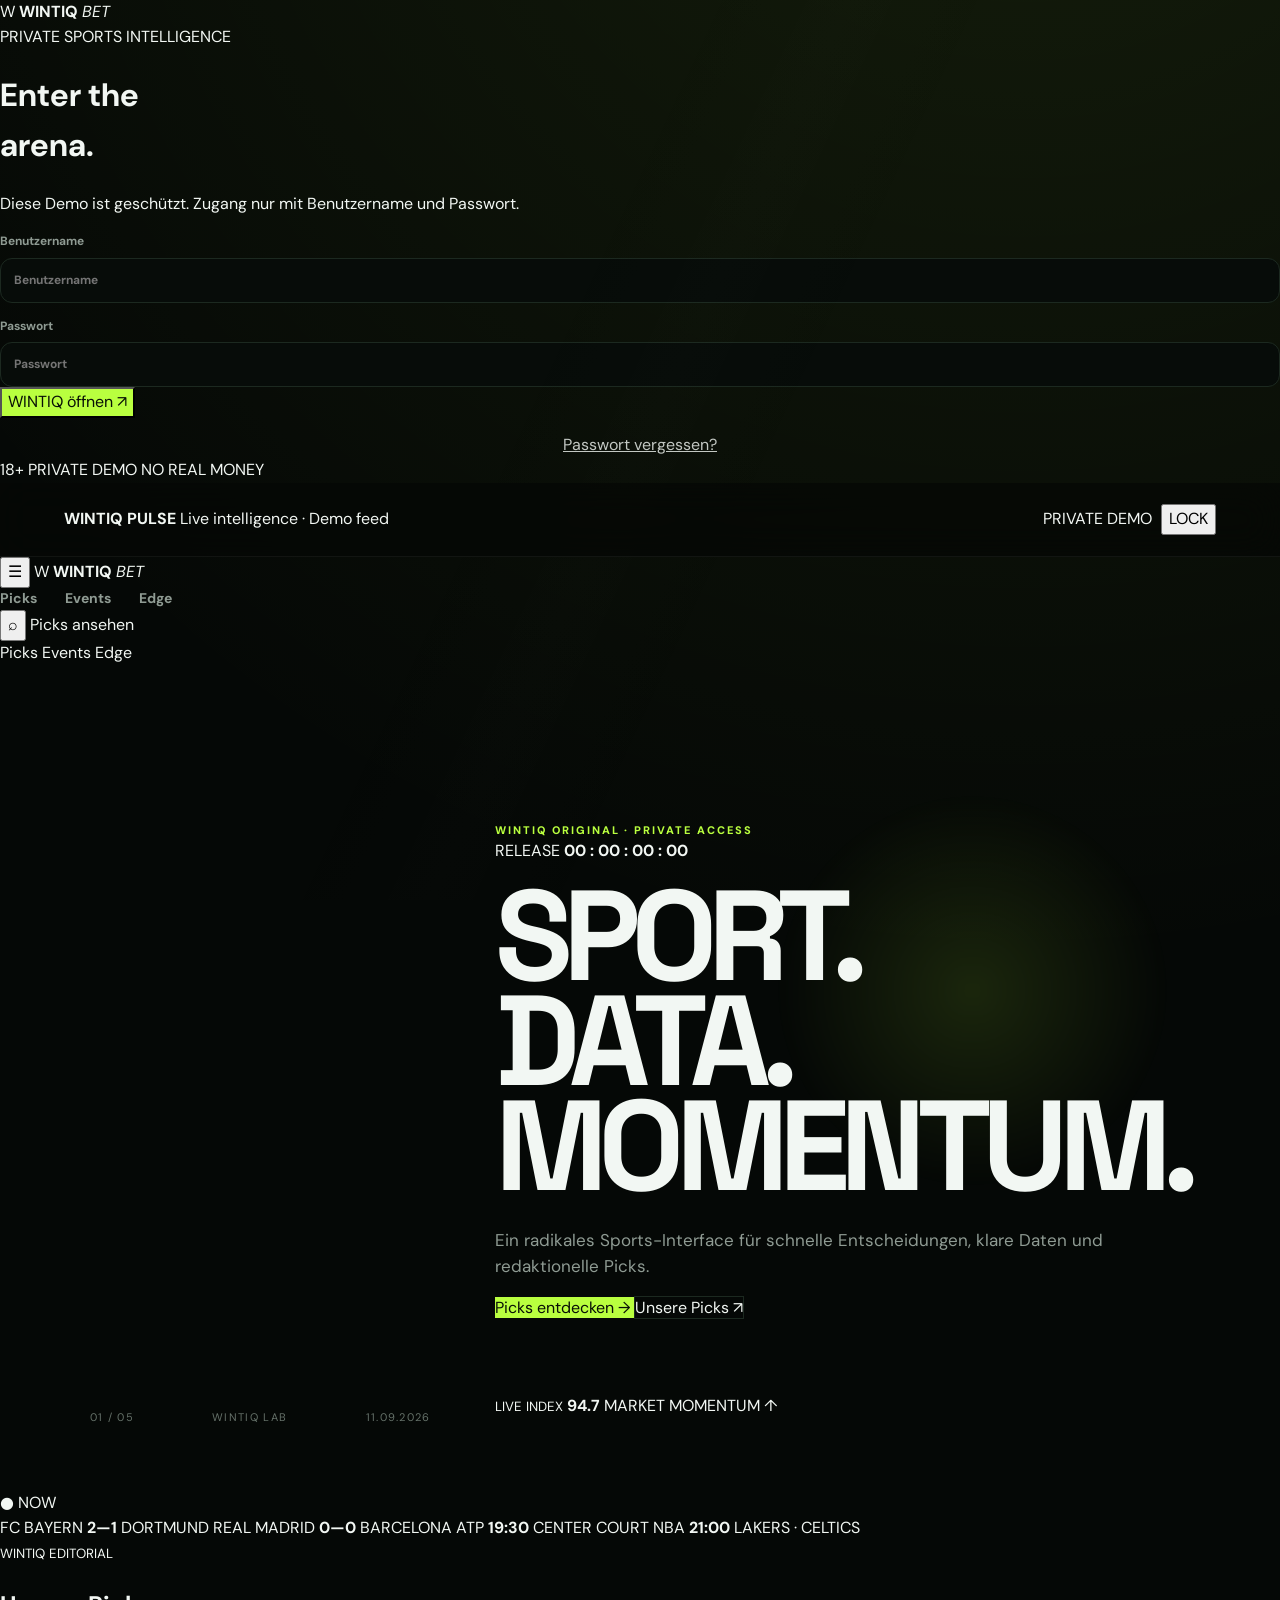
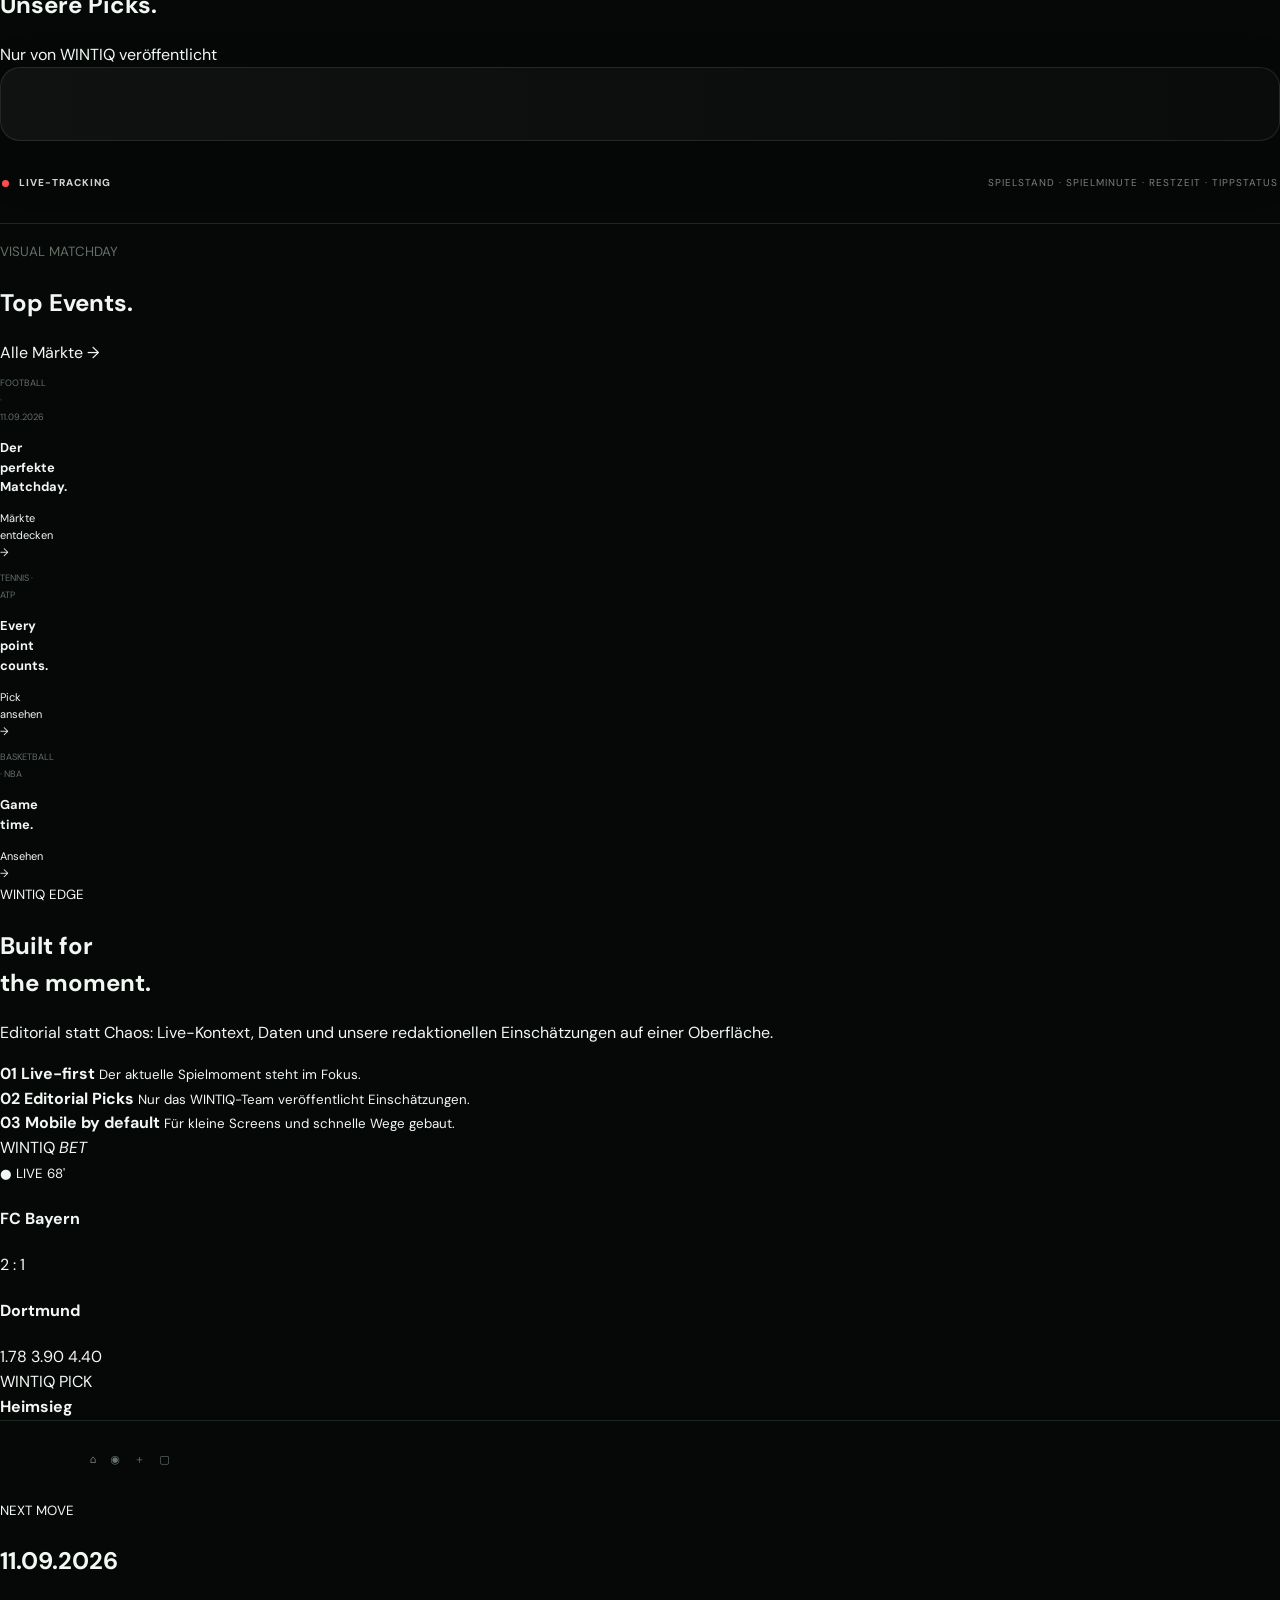
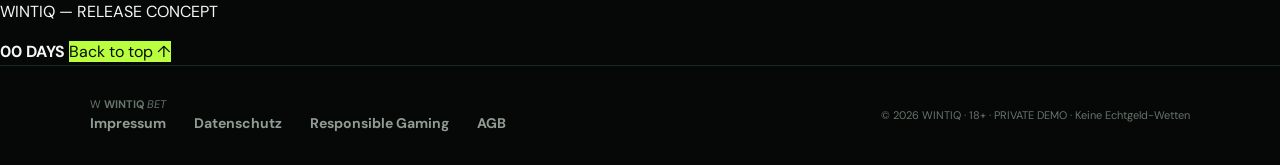
<file: index_FINAL.html>
<!doctype html>
<html lang="de">
<head>
<meta charset="utf-8">
<meta name="viewport" content="width=device-width,initial-scale=1">

<meta name="description" content="WINTIQ — private sports intelligence demo">
<title>WINTIQ BET — Private Demo</title>

<link rel="preconnect" href="https://fonts.googleapis.com">
<link rel="preconnect" href="https://fonts.gstatic.com" crossorigin>

<link href="https://fonts.googleapis.com/css2?family=DM+Sans:wght@400;500;600;700;800&family=Space+Grotesk:wght@500;600;700&display=swap" rel="stylesheet">

<link rel="stylesheet" href="styles.css">

<style>
/* =========================================================
   GITHUB ADMIN
   ========================================================= */

.github-token-field {
  grid-column: 1 / -1;
}

.github-token-field input {
  width: 100%;
  min-height: 54px;
  font-size: 16px;
  box-sizing: border-box;
}

.github-test-row {
  display: flex;
  align-items: center;
  gap: 14px;
  margin-top: 14px;
  flex-wrap: wrap;
}

.github-status {
  font-size: 13px;
  line-height: 1.45;
  opacity: .9;
}

.github-status.ok {
  color: #b6ff4a;
}

.github-status.error {
  color: #ff7777;
}

.github-status.loading {
  opacity: .65;
}


/* =========================================================
   PASSWORD RESET
   ========================================================= */

.forgot-password {
  margin-top: 14px;
  text-align: center;
}

.forgot-password button {
  background: transparent;
  border: 0;
  color: inherit;
  cursor: pointer;
  text-decoration: underline;
  opacity: .8;
  font: inherit;
}

.forgot-password button:hover {
  opacity: 1;
}

.reset-box {
  display: grid;
  gap: 14px;
  margin-top: 20px;
}

.reset-box input {
  width: 100%;
  box-sizing: border-box;
}

.reset-message {
  min-height: 20px;
  font-size: 13px;
}

.reset-message.error {
  color: #ff7777;
}

.reset-message.ok {
  color: #b6ff4a;
}


/* =========================================================
   PASSWORD REQUEST INBOX
   ========================================================= */

.password-inbox {
  margin-top: 30px;
  border-top: 1px solid rgba(255,255,255,.1);
  padding-top: 24px;
}

.password-inbox-head {
  display: flex;
  justify-content: space-between;
  align-items: center;
  gap: 15px;
  flex-wrap: wrap;
  margin-bottom: 16px;
}

.password-inbox-head strong {
  font-size: 18px;
}

.password-inbox-head small {
  opacity: .65;
}

.password-request-list {
  display: grid;
  gap: 12px;
}

.password-request {
  border: 1px solid rgba(255,255,255,.1);
  background: rgba(255,255,255,.025);
  padding: 16px;
  border-radius: 12px;
}

.password-request.pending {
  border-color: rgba(182,255,74,.35);
}

.password-request.done {
  opacity: .55;
}

.password-request-top {
  display: flex;
  justify-content: space-between;
  align-items: center;
  gap: 12px;
  margin-bottom: 10px;
}

.password-request-user {
  font-weight: 700;
  font-size: 16px;
}

.password-request-status {
  font-size: 11px;
  padding: 5px 8px;
  border-radius: 99px;
  border: 1px solid rgba(255,255,255,.15);
}

.password-request-status.pending {
  color: #b6ff4a;
}

.password-request-status.done {
  color: #aaa;
}

.password-request-meta {
  font-size: 12px;
  opacity: .65;
  margin-bottom: 14px;
}

.password-request-actions {
  display: flex;
  gap: 8px;
  flex-wrap: wrap;
}

.password-change-box {
  margin-top: 14px;
  padding: 14px;
  border-radius: 10px;
  background: rgba(0,0,0,.2);
  display: grid;
  gap: 10px;
}

.password-change-box input {
  width: 100%;
  box-sizing: border-box;
}

.password-inbox-empty {
  padding: 18px;
  border: 1px dashed rgba(255,255,255,.15);
  border-radius: 10px;
  opacity: .6;
  text-align: center;
}

.inbox-count {
  display: inline-flex;
  min-width: 20px;
  height: 20px;
  padding: 0 6px;
  align-items: center;
  justify-content: center;
  border-radius: 99px;
  background: #b6ff4a;
  color: #111;
  font-size: 11px;
  font-weight: 800;
}


/* =========================================================
   USER INFO
   ========================================================= */

.current-user {
  font-size: 12px;
  opacity: .7;
  margin-right: 5px;
}

.hidden {
  display: none !important;
}

/* =========================================================
   FINAL PICKS REDESIGN
   The old sports-filter / live-market / bet-slip areas are intentionally gone.
   ========================================================= */
#sports,#live{display:none!important}

.picks{position:relative}
.picks-live-ticker{margin:0 0 24px;border:1px solid rgba(255,255,255,.10);border-radius:18px;background:rgba(255,255,255,.025);overflow:hidden}
.picks-live-ticker-track{display:grid;grid-template-columns:repeat(3,minmax(0,1fr));min-height:66px}
.picks-live-ticker-item{display:flex;align-items:center;justify-content:space-between;gap:14px;padding:13px 16px;border-right:1px solid rgba(255,255,255,.08);font-size:12px}
.picks-live-ticker-item:last-child{border-right:0}
.picks-live-ticker-item strong{font-size:15px;font-variant-numeric:tabular-nums}
.picks-live-ticker-item.live .ticker-state{color:#ff6262;font-weight:800}
.picks-live-ticker-item.upcoming .ticker-state{opacity:.65}
.picks-live-ticker-item.finished .ticker-state{opacity:.45}
.picks-live-ticker-item .ticker-state{white-space:nowrap;font-size:10px;letter-spacing:.08em;text-transform:uppercase}
.picks-live-caption{display:flex;justify-content:space-between;align-items:center;gap:18px;margin:0 0 12px;padding:0 2px;color:rgba(255,255,255,.48);font-size:10px;letter-spacing:.10em;text-transform:uppercase}
.picks-live-caption span:first-child{color:rgba(255,255,255,.82);font-weight:800}
.live-mini-dot{display:inline-block;width:7px;height:7px;border-radius:50%;background:#ff4d4d;box-shadow:0 0 0 0 rgba(255,77,77,.65);animation:livePulse 1.15s infinite;margin-right:7px;vertical-align:middle}
@keyframes livePulse{0%{box-shadow:0 0 0 0 rgba(255,77,77,.65);opacity:1}70%{box-shadow:0 0 0 8px rgba(255,77,77,0);opacity:.55}100%{box-shadow:0 0 0 0 rgba(255,77,77,0);opacity:1}}
.pick-grid{display:grid!important;grid-template-columns:repeat(3,minmax(0,1fr));gap:18px;align-items:stretch}
.pick-card{position:relative;overflow:hidden;min-height:100%;padding:22px!important;border:1px solid rgba(255,255,255,.10)!important;border-radius:22px!important;background:linear-gradient(150deg,rgba(255,255,255,.055),rgba(255,255,255,.018))!important;box-shadow:0 20px 60px rgba(0,0,0,.20)!important}
.pick-card:before{content:"";position:absolute;left:0;right:0;top:0;height:2px;background:rgba(182,255,74,.85)}
.pick-top{display:flex;justify-content:space-between;align-items:center;gap:12px;margin-bottom:18px}
.pick-top>span{display:inline-flex!important;align-items:center;padding:6px 9px!important;border-radius:999px!important;background:rgba(182,255,74,.10)!important;color:#b6ff4a!important;font-size:9px!important;font-weight:800!important;letter-spacing:.10em}
.pick-top>small{opacity:.34;font-variant-numeric:tabular-nums}
.pick-sport{display:block;margin-bottom:8px;font-size:10px!important;letter-spacing:.12em;text-transform:uppercase;opacity:.48}
.pick-card h3{margin:0 0 16px!important;font-size:20px!important;line-height:1.18!important}
.pick-tip{display:flex!important;align-items:center!important;justify-content:space-between!important;gap:14px!important;margin:0 0 15px!important;padding:14px 15px!important;border:1px solid rgba(255,255,255,.09)!important;border-radius:15px!important;background:rgba(0,0,0,.20)!important}
.pick-tip span{font-size:9px!important;letter-spacing:.11em!important;opacity:.45}
.pick-tip strong{font-size:15px!important;text-align:right}
.pick-card>p{margin:0 0 15px!important;font-size:13px!important;line-height:1.55!important;opacity:.70}
.pick-bottom{display:flex!important;align-items:center!important;justify-content:space-between!important;padding-top:14px!important;border-top:1px solid rgba(255,255,255,.08)!important;font-size:10px!important;letter-spacing:.10em!important;opacity:.62}
.pick-bottom strong{font-size:18px!important;letter-spacing:0!important;opacity:1!important}
.pick-live{margin-top:16px!important;padding:15px!important;border:1px solid rgba(255,255,255,.09)!important;border-radius:16px!important;background:rgba(0,0,0,.22)!important}
.pick-live-head{display:flex!important;justify-content:space-between!important;align-items:center!important;gap:10px!important;margin-bottom:12px!important;font-size:10px!important;letter-spacing:.08em!important;text-transform:uppercase}
.pick-live-dot{font-weight:800!important}
.pick-live-dot.live{color:#ff5b5b!important;display:inline-flex;align-items:center;gap:6px}
.pick-live-dot.live:before{content:"";width:7px;height:7px;border-radius:50%;background:#ff4d4d;box-shadow:0 0 0 0 rgba(255,77,77,.65);animation:livePulse 1.15s infinite}
.pick-live-dot.pending{color:rgba(255,255,255,.58)!important}
.pick-live-dot.done{color:rgba(255,255,255,.42)!important}
.pick-live-score{display:grid!important;grid-template-columns:1fr auto 1fr!important;align-items:center!important;gap:10px!important;font-size:12px!important;font-weight:700!important}
.pick-live-score span:last-child{text-align:right}
.pick-live-score strong{font-size:24px!important;font-variant-numeric:tabular-nums!important;letter-spacing:.02em}
.pick-live-meta{display:flex!important;justify-content:space-between!important;gap:10px!important;margin-top:10px!important;padding-top:10px!important;border-top:1px solid rgba(255,255,255,.07)!important;font-size:10px!important;opacity:.58!important;font-variant-numeric:tabular-nums}
.pick-live-result{margin-top:10px!important;padding-top:10px!important;border-top:1px solid rgba(255,255,255,.07)!important;font-size:11px!important;font-weight:800!important;letter-spacing:.04em}
.pick-live-result.correct{color:#b6ff4a!important}.pick-live-result.wrong{color:#ff6868!important}.pick-live-result.pending{color:rgba(255,255,255,.48)!important}.pick-live-result.live{color:#ff6868!important}
.pick-start{margin-top:10px!important;padding-top:10px!important;border-top:1px solid rgba(255,255,255,.06)!important;font-size:10px!important;opacity:.62!important}
.pick-live-score strong{white-space:nowrap}
@media(max-width:1050px){.pick-grid{grid-template-columns:repeat(2,minmax(0,1fr))!important}.picks-live-ticker-track{grid-template-columns:1fr}}
@media(max-width:680px){.pick-grid{grid-template-columns:1fr!important}.pick-card{padding:18px!important}.picks-live-caption{align-items:flex-start;flex-direction:column;gap:6px}.picks-live-ticker-item{border-right:0;border-bottom:1px solid rgba(255,255,255,.08)}.picks-live-ticker-item:last-child{border-bottom:0}}

</style>


<style id="wintiq-final-overrides">
/* FINAL CLEAN UI — legacy market/live/bet-slip layouts are gone */
.legacy-sports, .legacy-live, .sports-filter, .market-section, .bet-slip, .betslip, #betSlip, #sports, #live { display:none !important; }

/* Picks: spacious editorial cards */
.wintiq-picks { padding: 96px 0 110px !important; }
.wintiq-picks .section-top { margin-bottom: 34px !important; align-items:flex-end !important; }
.wintiq-picks .section-top h2 { margin:0 !important; }
.wintiq-picks .pick-note { white-space:nowrap; }
.picks-live-ticker {
  min-height:74px; margin:0 0 34px !important; border:1px solid rgba(255,255,255,.10);
  border-radius:20px; background:linear-gradient(90deg,rgba(255,255,255,.045),rgba(255,255,255,.018));
  box-shadow:0 18px 55px rgba(0,0,0,.18); overflow:hidden;
}
.picks-live-ticker-track { display:grid; grid-template-columns:repeat(3,minmax(0,1fr)); min-height:74px; }
.picks-live-ticker-item {
  min-width:0; display:grid; grid-template-columns:auto 1fr; grid-template-rows:auto auto; column-gap:12px; row-gap:5px;
  align-content:center; padding:13px 18px; border-right:1px solid rgba(255,255,255,.08);
}
.picks-live-ticker-item:last-child{border-right:0}
.picks-live-ticker-item .ticker-state{grid-row:1 / span 2; align-self:center; font-size:9px; font-weight:900; letter-spacing:.12em; text-transform:uppercase; white-space:nowrap}
.picks-live-ticker-item strong{font-size:14px; line-height:1.2; white-space:nowrap; overflow:hidden; text-overflow:ellipsis}
.picks-live-ticker-item small{font-size:10px; opacity:.52; white-space:nowrap}
.picks-live-ticker-item.live .ticker-state{color:#ff4d4d}
.picks-live-ticker-item.live .ticker-state::before{content:"";display:inline-block;width:7px;height:7px;border-radius:50%;background:#ff4d4d;margin-right:6px;animation:livePulse 1.15s infinite}
.picks-live-ticker-item.upcoming .ticker-state{color:#b6ff4a}
.picks-live-ticker-item.finished .ticker-state{color:rgba(255,255,255,.45)}

.wintiq-picks .pick-grid { grid-template-columns:repeat(3,minmax(0,1fr)) !important; gap:24px !important; }
.wintiq-picks .pick-card { padding:0 !important; min-height:0 !important; border-radius:24px !important; }
.wintiq-picks .pick-card > .pick-card-inner { padding:26px !important; }
.wintiq-picks .pick-top { margin-bottom:20px !important; }
.wintiq-picks .pick-sport { margin-bottom:10px !important; }
.wintiq-picks .pick-card h3 { min-height:50px; margin-bottom:20px !important; font-size:20px !important; line-height:1.35 !important; }
.wintiq-picks .pick-tip { min-height:58px; margin-bottom:18px !important; }
.wintiq-picks .pick-card > p { min-height:84px; margin-bottom:18px !important; line-height:1.7 !important; }
.wintiq-picks .pick-bottom { min-height:52px; }
.wintiq-picks .pick-live { margin-top:18px !important; }
.wintiq-picks .pick-live-score { min-height:44px; }
.wintiq-picks .pick-live-score strong { font-size:25px !important; }
.wintiq-picks .pick-live-meta { line-height:1.5; }
.wintiq-picks .pick-live-result { line-height:1.4; }
@media(max-width:1050px){.wintiq-picks .pick-grid{grid-template-columns:repeat(2,minmax(0,1fr)) !important}.picks-live-ticker-track{grid-template-columns:1fr}}
@media(max-width:680px){.wintiq-picks{padding:72px 0 82px !important}.wintiq-picks .section-top{align-items:flex-start !important;gap:16px}.wintiq-picks .pick-note{white-space:normal}.wintiq-picks .pick-grid{grid-template-columns:1fr !important}.wintiq-picks .pick-card h3,.wintiq-picks .pick-card > p{min-height:0}.picks-live-ticker-item{border-right:0;border-bottom:1px solid rgba(255,255,255,.08)}.picks-live-ticker-item:last-child{border-bottom:0}}
</style>

</head>

<body class="locked">


<!-- =========================================================
     LOGIN
     ========================================================= -->

<div id="loginGate" class="gate">

  <div class="gate-glow"></div>

  <div class="gate-card">

    <div class="gate-logo">
      <span>W</span>
      <b>WINTIQ</b>
      <em>BET</em>
    </div>

    <div class="gate-kicker">
      PRIVATE SPORTS INTELLIGENCE
    </div>

    <h1>
      Enter the<br>
      <span>arena.</span>
    </h1>

    <p>
      Diese Demo ist geschützt. Zugang nur mit Benutzername und Passwort.
    </p>

    <form id="loginForm">

      <label>
        Benutzername
        <input
          id="loginUser"
          autocomplete="username"
          placeholder="Benutzername"
          required
        >
      </label>

      <label>
        Passwort
        <input
          id="loginPass"
          type="password"
          autocomplete="current-password"
          placeholder="Passwort"
          required
        >
      </label>

      <button class="primary" type="submit">
        WINTIQ öffnen <span>↗</span>
      </button>

      <small id="loginError"></small>

      <div class="forgot-password">
        <button id="forgotPasswordBtn" type="button">
          Passwort vergessen?
        </button>
      </div>

    </form>

    <div class="gate-foot">
      <span>18+</span>
      <span>PRIVATE DEMO</span>
      <span>NO REAL MONEY</span>
    </div>

  </div>

</div>


<!-- =========================================================
     APP
     ========================================================= -->

<div id="app" class="app-hidden">

  <!-- TOPBAR -->

  <div class="topbar">

    <div>
      <span class="live-dot"></span>
      <b>WINTIQ PULSE</b>
      <span id="pulseText">Live intelligence · Demo feed</span>
    </div>

    <div class="top-actions">
      <span class="current-user" id="currentUserLabel"></span>
      <span>PRIVATE DEMO</span>
      <button id="adminOpen" class="hidden">ADMIN</button>
      <button id="logout">LOCK</button>
    </div>

  </div>


  <!-- NAV -->

  <header class="nav">

    <button class="hamb" id="hamb">☰</button>

    <a class="brand" href="#top">
      <span>W</span>
      <b>WINTIQ</b>
      <em>BET</em>
    </a>

    <nav>
      <a href="#picks">Picks</a>
      <a href="#events">Events</a>
      <a href="#edge">Edge</a>
    </nav>

    <div class="nav-actions">
      <button id="search">⌕</button>
      <a class="nav-cta" href="#picks">Picks ansehen</a>
    </div>

  </header>


  <!-- MOBILE NAV -->

  <div class="mobile" id="mobile">
    <a href="#picks">Picks</a>
    <a href="#events">Events</a>
    <a href="#edge">Edge</a>
  </div>


  <main id="top">

    <!-- HERO -->

    <section class="hero">

      <div class="hero-bg"></div>
      <div class="hero-shade"></div>
      <div class="hero-grid"></div>

      <div class="hero-copy">

        <div class="eyebrow">
          <span class="pulse-dot"></span>
          WINTIQ ORIGINAL · PRIVATE ACCESS
        </div>

        <div class="count">
          RELEASE
          <strong id="timer">00 : 00 : 00 : 00</strong>
        </div>

        <h1 id="heroTitle">
          SPORT.<br>
          <span>DATA.</span><br>
          MOMENTUM.
        </h1>

        <p id="heroText">
          Ein radikales Sports-Interface für schnelle Entscheidungen,
          klare Daten und redaktionelle Picks.
        </p>

        <div class="hero-buttons">

          <a class="primary" href="#picks">
            Picks entdecken <span>→</span>
          </a>

          <a class="ghost" href="#picks">
            Unsere Picks <span>↗</span>
          </a>

        </div>

      </div>

      <div class="hero-meta">
        <span>01 / 05</span>
        <span>WINTIQ LAB</span>
        <span id="releaseMeta">11.09.2026</span>
      </div>

      <div class="hero-card">
        <small>LIVE INDEX</small>
        <strong>94.7</strong>
        <span>MARKET MOMENTUM ↑</span>
      </div>

    </section>


    <!-- TICKER -->

    <section class="ticker">

      <div class="ticker-label">
        ● NOW
      </div>

      <div class="ticker-track">

        <span>
          FC BAYERN <b>2—1</b> DORTMUND
        </span>

        <span>
          REAL MADRID <b>0—0</b> BARCELONA
        </span>

        <span>
          ATP <b>19:30</b> CENTER COURT
        </span>

        <span>
          NBA <b>21:00</b> LAKERS · CELTICS
        </span>

      </div>

    </section>

    <!-- PICKS -->

    <section class="picks" id="picks">

      <div class="section-top">

        <div>

          <small>WINTIQ EDITORIAL</small>

          <h2>
            Unsere <span>Picks.</span>
          </h2>

        </div>

        <div class="pick-note">
          Nur von WINTIQ veröffentlicht
        </div>

      </div>

      <div class="picks-live-ticker" id="picksLiveTicker" aria-live="polite"></div>

      <div class="picks-live-caption">
        <span><i class="live-mini-dot"></i> LIVE-TRACKING</span>
        <span>Spielstand · Spielminute · Restzeit · Tippstatus</span>
      </div>

      <div id="pickGrid" class="pick-grid"></div>

    </section>


    <!-- EVENTS -->

    <section class="events" id="events">

      <div class="section-top">

        <div>

          <small>VISUAL MATCHDAY</small>

          <h2>
            Top <span>Events.</span>
          </h2>

        </div>

        <a class="arrow-link" href="#live">
          Alle Märkte →
        </a>

      </div>


      <div class="event-grid">

        <article class="event e1">

          <div>

            <small>FOOTBALL · 11.09.2026</small>

            <h3>
              Der perfekte<br>
              Matchday.
            </h3>

            <a href="#live">
              Märkte entdecken →
            </a>

          </div>

        </article>


        <article class="event e2">

          <div>

            <small>TENNIS · ATP</small>

            <h3>
              Every point<br>
              counts.
            </h3>

            <a href="#picks">
              Pick ansehen →
            </a>

          </div>

        </article>


        <article class="event e3">

          <div>

            <small>BASKETBALL · NBA</small>

            <h3>
              Game<br>
              time.
            </h3>

            <a href="#live">
              Ansehen →
            </a>

          </div>

        </article>

      </div>

    </section>


    <!-- EDGE -->

    <section class="edge" id="edge">

      <div class="edge-copy">

        <small>WINTIQ EDGE</small>

        <h2>
          Built for<br>
          <span>the moment.</span>
        </h2>

        <p>
          Editorial statt Chaos: Live-Kontext, Daten und unsere
          redaktionellen Einschätzungen auf einer Oberfläche.
        </p>


        <div class="features">

          <div>
            <b>01</b>
            <strong>Live-first</strong>
            <small>
              Der aktuelle Spielmoment steht im Fokus.
            </small>
          </div>

          <div>
            <b>02</b>
            <strong>Editorial Picks</strong>
            <small>
              Nur das WINTIQ-Team veröffentlicht Einschätzungen.
            </small>
          </div>

          <div>
            <b>03</b>
            <strong>Mobile by default</strong>
            <small>
              Für kleine Screens und schnelle Wege gebaut.
            </small>
          </div>

        </div>

      </div>


      <div class="phone">

        <div class="notch"></div>

        <div class="phone-screen">

          <div class="phone-brand">
            WINTIQ <em>BET</em>
          </div>

          <small>
            ● LIVE 68'
          </small>

          <h4>FC Bayern</h4>

          <div class="phone-score">
            2 <span>:</span> 1
          </div>

          <h4>Dortmund</h4>

          <div class="mini">
            <span>1.78</span>
            <span>3.90</span>
            <span>4.40</span>
          </div>

          <div class="phone-pick">
            WINTIQ PICK<br>
            <b>Heimsieg</b>
          </div>

          <footer>
            ⌂　 ◉　 ＋　 ▢
          </footer>

        </div>

      </div>

    </section>


    <!-- RELEASE -->

    <section class="release">

      <small>NEXT MOVE</small>

      <h2 id="releaseDateBig">
        11.09.2026
      </h2>

      <p>
        WINTIQ — RELEASE CONCEPT
      </p>

      <strong id="days">
        00 DAYS
      </strong>

      <a class="primary" href="#top">
        Back to top ↑
      </a>

    </section>

  </main>


  <!-- FOOTER -->

  <footer>

    <div>

      <div class="brand footer-brand">
        <span>W</span>
        <b>WINTIQ</b>
        <em>BET</em>
      </div>

      <nav>
        <a href="#">Impressum</a>
        <a href="#">Datenschutz</a>
        <a href="#">Responsible Gaming</a>
        <a href="#">AGB</a>
      </nav>

    </div>

    <p>
      © 2026 WINTIQ · 18+ · PRIVATE DEMO · Keine Echtgeld-Wetten
    </p>

  </footer>

</div>


<!-- =========================================================
     PASSWORD RESET MODAL
     ========================================================= -->

<div id="resetModal" class="modal hidden">

  <div class="modal-card">

    <button class="modal-close" id="resetClose">
      ×
    </button>

    <div class="admin-head">

      <small>
        WINTIQ ACCOUNT
      </small>

      <h2>
        Passwort <span>vergessen?</span>
      </h2>

      <p>
        Gib deinen WINTIQ-Benutzernamen ein.
        Die Anfrage wird an den Administrator übermittelt.
      </p>

    </div>

    <div class="reset-box">

      <label>
        Benutzername
        <input
          id="resetUsername"
          autocomplete="username"
          placeholder="z. B. Ionix87"
        >
      </label>

      <button
        id="sendResetRequest"
        class="primary"
        type="button"
      >
        Anfrage senden →
      </button>

      <div
        id="resetMessage"
        class="reset-message"
      ></div>

    </div>

  </div>

</div>


<!-- =========================================================
     ADMIN PANEL
     ========================================================= -->

<div id="adminPanel" class="modal hidden">

  <div class="modal-card">

    <button class="modal-close" id="adminClose">
      ×
    </button>


    <div class="admin-head">

      <small>
        WINTIQ CONTROL ROOM
      </small>

      <h2>
        Admin <span>Studio.</span>
      </h2>

      <p>
        Änderungen werden lokal in diesem Browser gespeichert.
      </p>

    </div>


    <!-- ADMIN INPUTS -->

    <div class="admin-grid">

      <label>
        Hero Titel
        <input
          id="aHeroTitle"
          placeholder="SPORT. DATA. MOMENTUM."
        >
      </label>


      <label>
        Release Datum
        <input
          id="aRelease"
          type="date"
        >
      </label>


      <label class="full">
        Hero Text
        <textarea
          id="aHeroText"
          rows="3"
        ></textarea>
      </label>


      <label class="full">
        Pulse Text
        <input id="aPulse">
      </label>


      <!-- PICKS -->

      <div class="admin-block full">

        <div class="admin-block-head">

          <strong>
            WINTIQ Picks
          </strong>

          <button
            id="addPick"
            type="button"
          >
            + Pick hinzufügen
          </button>

        </div>

        <div id="adminPicks"></div>

      </div>

    </div>


    <!-- =====================================================
         PASSWORD INBOX
         ===================================================== -->

    <div class="password-inbox">

      <div class="password-inbox-head">

        <div>
          <strong>
            Passwort-Anfragen
          </strong>

          <small>
            <span id="pendingResetCount" class="inbox-count">0</span>
            offene Anfrage(n)
          </small>
        </div>

        <button
          id="refreshPasswordRequests"
          type="button"
          class="ghost"
        >
          ↻ Aktualisieren
        </button>

      </div>


      <div
        id="passwordRequestList"
        class="password-request-list"
      >

        <div class="password-inbox-empty">
          Passwort-Anfragen werden geladen …
        </div>

      </div>

    </div>


    <!-- =====================================================
         GITHUB PUBLISH
         ===================================================== -->

    <div class="admin-publish">

      <small>

        <b>GitHub-Veröffentlichung</b> ·
        Speichert deine Picks direkt in
        <code>picks.json</code>.

        Dafür wird ein GitHub Fine-grained Token mit
        <b>Contents: Read and write</b> benötigt.

        Der Token wird nicht im Projekt gespeichert.

      </small>


      <div class="publish-fields">

        <label class="github-token-field">

          GitHub Token

          <input
            id="ghToken"
            type="password"
            autocomplete="off"
            placeholder="github_pat_…"
          >

        </label>


        <label>

          Repository

          <input
            id="ghRepo"
            value="bodycam1212-lab/axenvo-bet"
            placeholder="owner/repository"
          >

        </label>


        <label>

          Branch

          <input
            id="ghBranch"
            value="main"
            placeholder="main"
          >

        </label>

      </div>


      <div class="github-test-row">

        <button
          id="testGitHub"
          type="button"
          class="ghost"
        >
          🧪 Token prüfen
        </button>

        <span
          id="ghStatus"
          class="github-status"
        ></span>

      </div>

    </div>


    <!-- ADMIN ACTIONS -->

    <div class="admin-actions">

      <button
        id="saveAdmin"
        class="primary"
      >
        Änderungen speichern
      </button>


      <button
        id="publishGitHub"
        class="primary"
      >
        Picks zu GitHub senden
      </button>


      <button
        id="resetAdmin"
        class="ghost"
      >
        Demo zurücksetzen
      </button>

    </div>


    <small class="admin-warning">

      Hinweis: Diese GitHub-Pages-Version ist eine Frontend-Demo.
      Ein echter Login ist damit nicht sicher, weil HTML/JavaScript
      öffentlich einsehbar ist. Für echte Zugangskontrolle braucht
      es einen Server/Auth-Dienst.

    </small>

  </div>

</div>


<!-- TOAST -->

<div id="toast"></div>


<!-- JAVASCRIPT -->

<script src="script.js"></script>

</body>
</html>
</file>
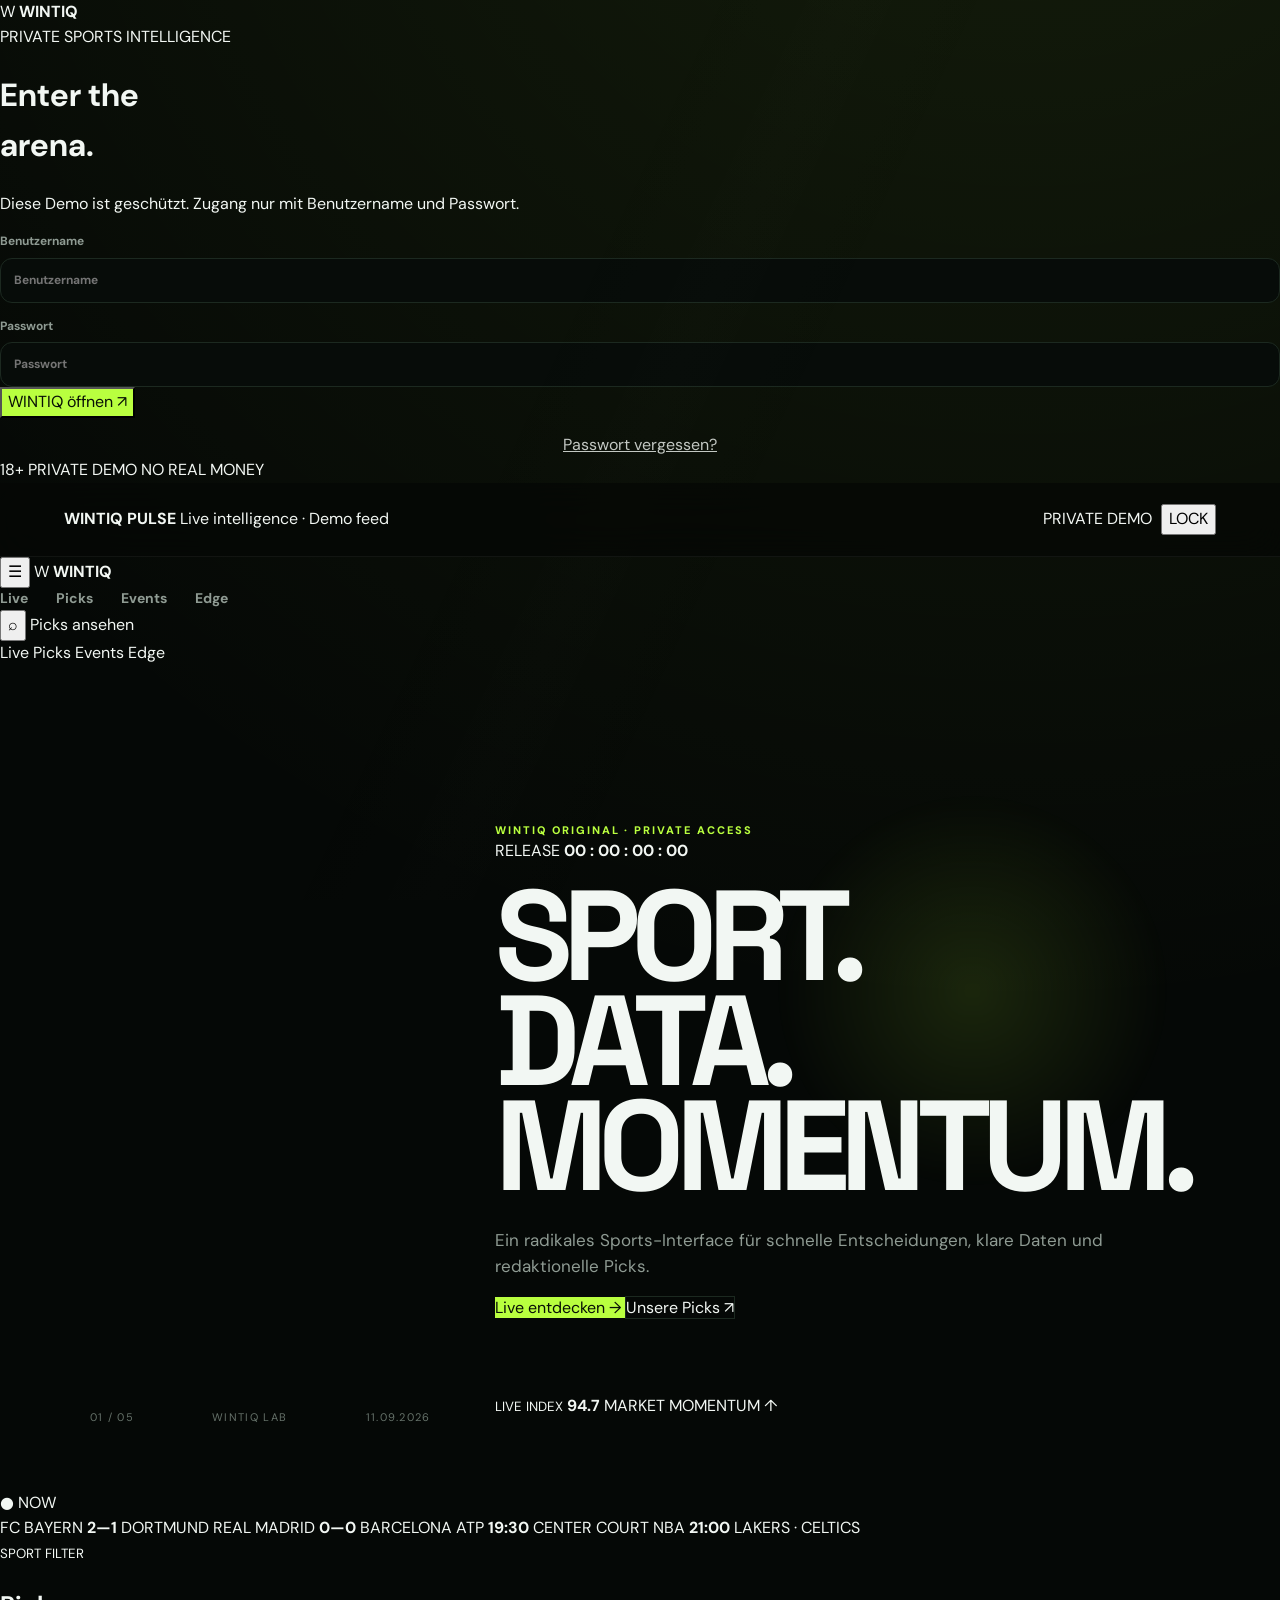
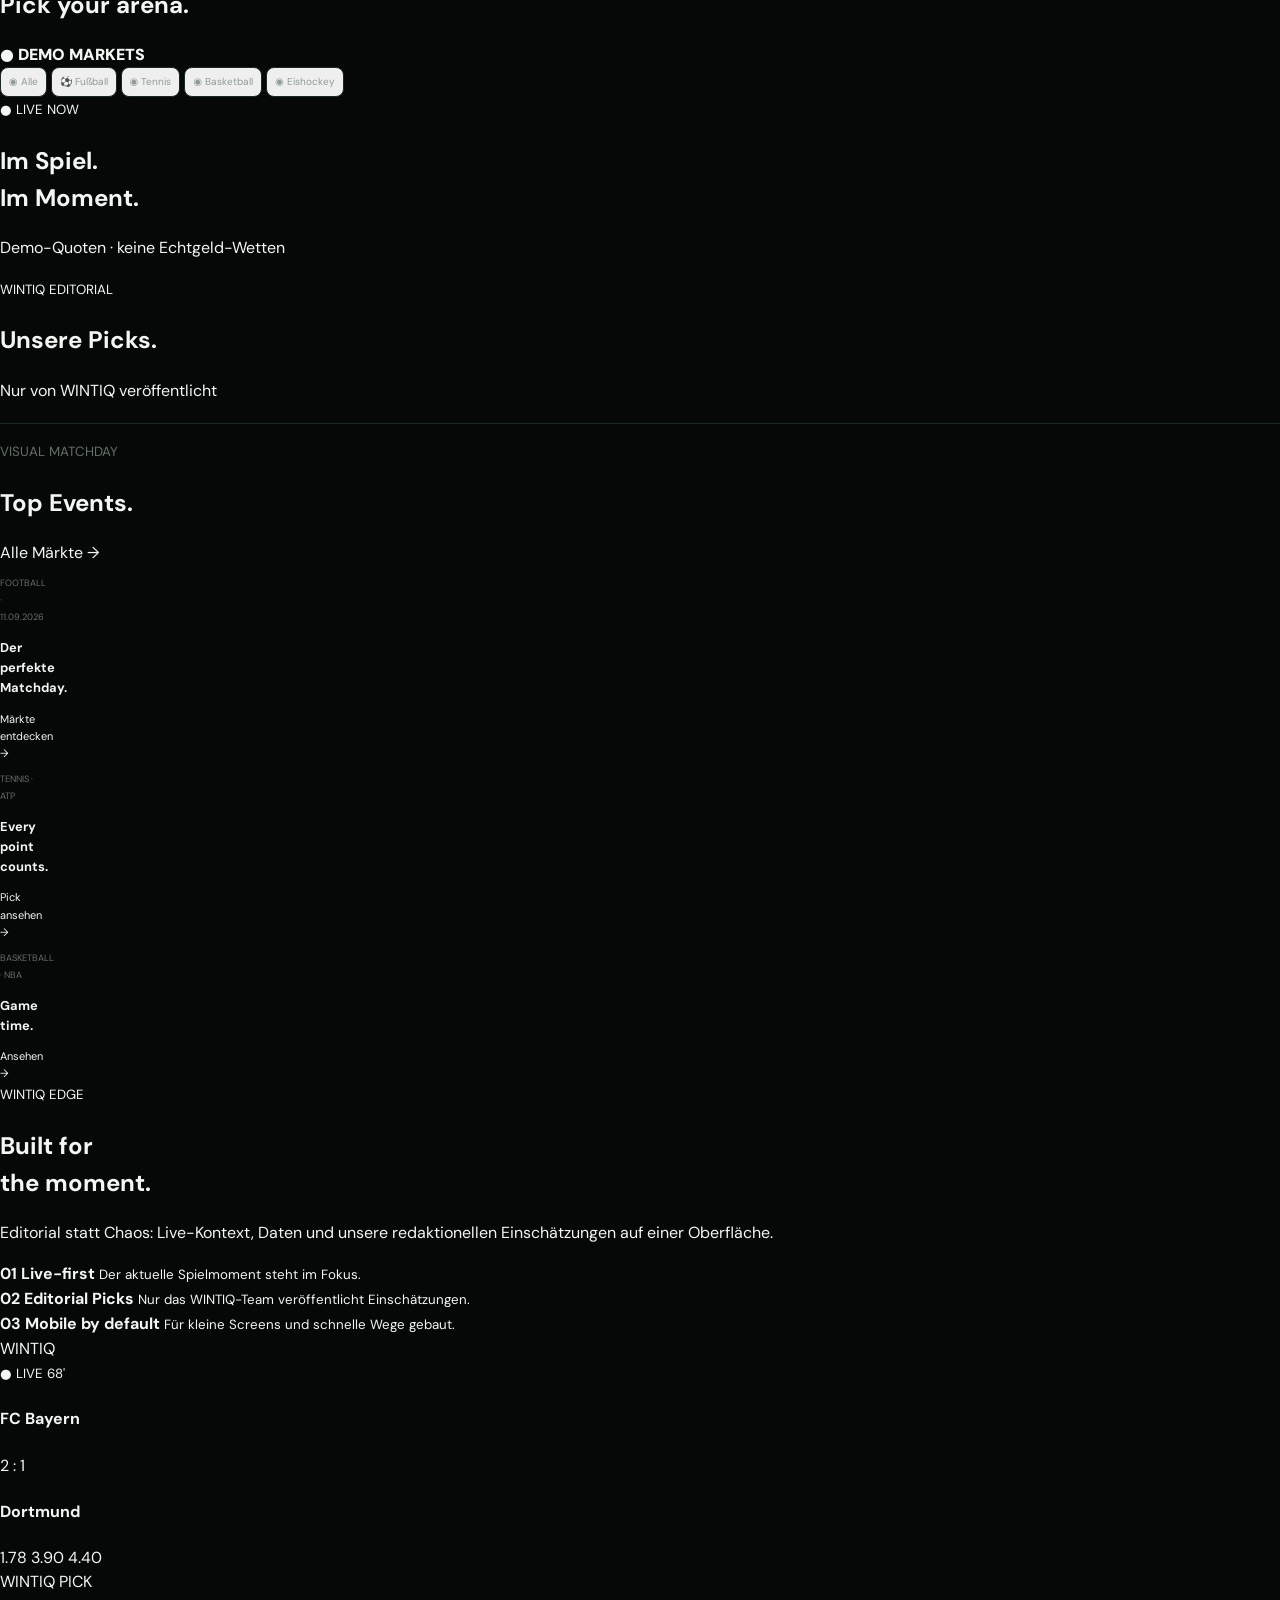
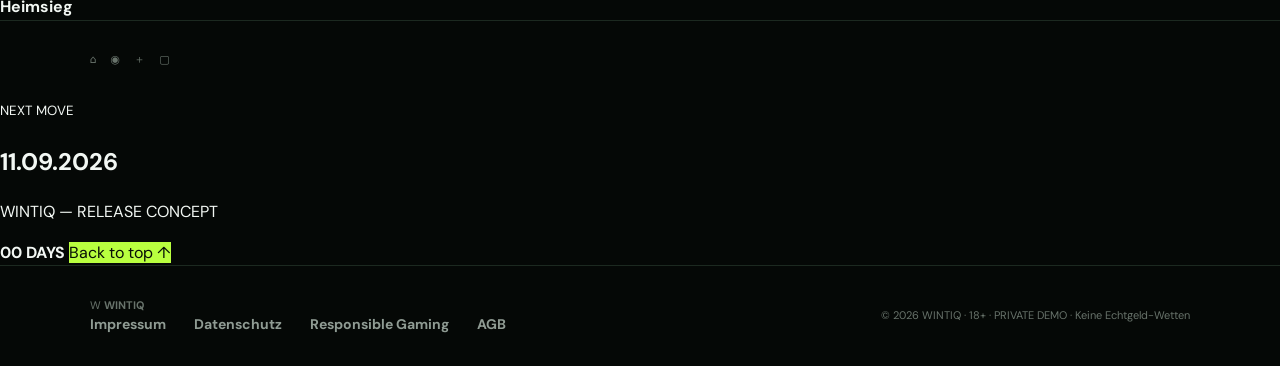
<file: index_modified.html>
<!doctype html>
<html lang="de">
<head>
<meta charset="utf-8">
<meta name="viewport" content="width=device-width,initial-scale=1">

<meta name="description" content="WINTIQ — private sports demo">
<title>WINTIQ — Private Demo</title>

<link rel="preconnect" href="https://fonts.googleapis.com">
<link rel="preconnect" href="https://fonts.gstatic.com" crossorigin>

<link href="https://fonts.googleapis.com/css2?family=DM+Sans:wght@400;500;600;700;800&family=Space+Grotesk:wght@500;600;700&display=swap" rel="stylesheet">

<link rel="stylesheet" href="styles.css">

<style>
/* =========================================================
   GITHUB ADMIN
   ========================================================= */

.github-token-field {
  grid-column: 1 / -1;
}

.github-token-field input {
  width: 100%;
  min-height: 54px;
  font-size: 16px;
  box-sizing: border-box;
}

.github-test-row {
  display: flex;
  align-items: center;
  gap: 14px;
  margin-top: 14px;
  flex-wrap: wrap;
}

.github-status {
  font-size: 13px;
  line-height: 1.45;
  opacity: .9;
}

.github-status.ok {
  color: #b6ff4a;
}

.github-status.error {
  color: #ff7777;
}

.github-status.loading {
  opacity: .65;
}


/* =========================================================
   PASSWORD RESET
   ========================================================= */

.forgot-password {
  margin-top: 14px;
  text-align: center;
}

.forgot-password button {
  background: transparent;
  border: 0;
  color: inherit;
  cursor: pointer;
  text-decoration: underline;
  opacity: .8;
  font: inherit;
}

.forgot-password button:hover {
  opacity: 1;
}

.reset-box {
  display: grid;
  gap: 14px;
  margin-top: 20px;
}

.reset-box input {
  width: 100%;
  box-sizing: border-box;
}

.reset-message {
  min-height: 20px;
  font-size: 13px;
}

.reset-message.error {
  color: #ff7777;
}

.reset-message.ok {
  color: #b6ff4a;
}


/* =========================================================
   PASSWORD REQUEST INBOX
   ========================================================= */

.password-inbox {
  margin-top: 30px;
  border-top: 1px solid rgba(255,255,255,.1);
  padding-top: 24px;
}

.password-inbox-head {
  display: flex;
  justify-content: space-between;
  align-items: center;
  gap: 15px;
  flex-wrap: wrap;
  margin-bottom: 16px;
}

.password-inbox-head strong {
  font-size: 18px;
}

.password-inbox-head small {
  opacity: .65;
}

.password-request-list {
  display: grid;
  gap: 12px;
}

.password-request {
  border: 1px solid rgba(255,255,255,.1);
  background: rgba(255,255,255,.025);
  padding: 16px;
  border-radius: 12px;
}

.password-request.pending {
  border-color: rgba(182,255,74,.35);
}

.password-request.done {
  opacity: .55;
}

.password-request-top {
  display: flex;
  justify-content: space-between;
  align-items: center;
  gap: 12px;
  margin-bottom: 10px;
}

.password-request-user {
  font-weight: 700;
  font-size: 16px;
}

.password-request-status {
  font-size: 11px;
  padding: 5px 8px;
  border-radius: 99px;
  border: 1px solid rgba(255,255,255,.15);
}

.password-request-status.pending {
  color: #b6ff4a;
}

.password-request-status.done {
  color: #aaa;
}

.password-request-meta {
  font-size: 12px;
  opacity: .65;
  margin-bottom: 14px;
}

.password-request-actions {
  display: flex;
  gap: 8px;
  flex-wrap: wrap;
}

.password-change-box {
  margin-top: 14px;
  padding: 14px;
  border-radius: 10px;
  background: rgba(0,0,0,.2);
  display: grid;
  gap: 10px;
}

.password-change-box input {
  width: 100%;
  box-sizing: border-box;
}

.password-inbox-empty {
  padding: 18px;
  border: 1px dashed rgba(255,255,255,.15);
  border-radius: 10px;
  opacity: .6;
  text-align: center;
}

.inbox-count {
  display: inline-flex;
  min-width: 20px;
  height: 20px;
  padding: 0 6px;
  align-items: center;
  justify-content: center;
  border-radius: 99px;
  background: #b6ff4a;
  color: #111;
  font-size: 11px;
  font-weight: 800;
}


/* =========================================================
   USER INFO
   ========================================================= */

.current-user {
  font-size: 12px;
  opacity: .7;
  margin-right: 5px;
}

.hidden {
  display: none !important;
}

/* =========================================================
   LIVE PICK TICKER
   ========================================================= */
.pick-live {
  margin-top: 16px;
  padding: 12px 14px;
  border: 1px solid rgba(255,255,255,.10);
  border-radius: 12px;
  background: rgba(255,255,255,.035);
}
.pick-live-head {
  display:flex;
  justify-content:space-between;
  align-items:center;
  gap:10px;
  margin-bottom:8px;
  font-size:11px;
  text-transform:uppercase;
  letter-spacing:.08em;
}
.pick-live-dot { color:#b6ff4a; }
.pick-live-dot.pending { color:#aaa; }
.pick-live-dot.done { color:#fff; }
.pick-live-score {
  display:flex;
  justify-content:space-between;
  align-items:center;
  gap:12px;
  font-size:14px;
  font-weight:700;
}
.pick-live-score strong { font-size:20px; }
.pick-live-meta {
  display:flex;
  justify-content:space-between;
  gap:10px;
  margin-top:8px;
  font-size:11px;
  opacity:.7;
}
.pick-live-result {
  margin-top:8px;
  font-size:12px;
  font-weight:800;
}
.pick-live-result.correct { color:#b6ff4a; }
.pick-live-result.wrong { color:#ff7777; }
.pick-live-result.pending { color:#aaa; }
.pick-start { font-size:11px; opacity:.7; margin-top:8px; }

</style>

</head>

<body class="locked">


<!-- =========================================================
     LOGIN
     ========================================================= -->

<div id="loginGate" class="gate">

  <div class="gate-glow"></div>

  <div class="gate-card">

    <div class="gate-logo">
      <span>W</span>
      <b>WINTIQ</b>
      
    </div>

    <div class="gate-kicker">
      PRIVATE SPORTS INTELLIGENCE
    </div>

    <h1>
      Enter the<br>
      <span>arena.</span>
    </h1>

    <p>
      Diese Demo ist geschützt. Zugang nur mit Benutzername und Passwort.
    </p>

    <form id="loginForm">

      <label>
        Benutzername
        <input
          id="loginUser"
          autocomplete="username"
          placeholder="Benutzername"
          required
        >
      </label>

      <label>
        Passwort
        <input
          id="loginPass"
          type="password"
          autocomplete="current-password"
          placeholder="Passwort"
          required
        >
      </label>

      <button class="primary" type="submit">
        WINTIQ öffnen <span>↗</span>
      </button>

      <small id="loginError"></small>

      <div class="forgot-password">
        <button id="forgotPasswordBtn" type="button">
          Passwort vergessen?
        </button>
      </div>

    </form>

    <div class="gate-foot">
      <span>18+</span>
      <span>PRIVATE DEMO</span>
      <span>NO REAL MONEY</span>
    </div>

  </div>

</div>


<!-- =========================================================
     APP
     ========================================================= -->

<div id="app" class="app-hidden">

  <!-- TOPBAR -->

  <div class="topbar">

    <div>
      <span class="live-dot"></span>
      <b>WINTIQ PULSE</b>
      <span id="pulseText">Live intelligence · Demo feed</span>
    </div>

    <div class="top-actions">
      <span class="current-user" id="currentUserLabel"></span>
      <span>PRIVATE DEMO</span>
      <button id="adminOpen" class="hidden">ADMIN</button>
      <button id="logout">LOCK</button>
    </div>

  </div>


  <!-- NAV -->

  <header class="nav">

    <button class="hamb" id="hamb">☰</button>

    <a class="brand" href="#top">
      <span>W</span>
      <b>WINTIQ</b>
      
    </a>

    <nav>
      <a href="#live">Live</a>
      <a href="#picks">Picks</a>
      <a href="#events">Events</a>
      <a href="#edge">Edge</a>
    </nav>

    <div class="nav-actions">
      <button id="search">⌕</button>
      <a class="nav-cta" href="#picks">Picks ansehen</a>
    </div>

  </header>


  <!-- MOBILE NAV -->

  <div class="mobile" id="mobile">
    <a href="#live">Live</a>
    <a href="#picks">Picks</a>
    <a href="#events">Events</a>
    <a href="#edge">Edge</a>
  </div>


  <main id="top">

    <!-- HERO -->

    <section class="hero">

      <div class="hero-bg"></div>
      <div class="hero-shade"></div>
      <div class="hero-grid"></div>

      <div class="hero-copy">

        <div class="eyebrow">
          <span class="pulse-dot"></span>
          WINTIQ ORIGINAL · PRIVATE ACCESS
        </div>

        <div class="count">
          RELEASE
          <strong id="timer">00 : 00 : 00 : 00</strong>
        </div>

        <h1 id="heroTitle">
          SPORT.<br>
          <span>DATA.</span><br>
          MOMENTUM.
        </h1>

        <p id="heroText">
          Ein radikales Sports-Interface für schnelle Entscheidungen,
          klare Daten und redaktionelle Picks.
        </p>

        <div class="hero-buttons">

          <a class="primary" href="#live">
            Live entdecken <span>→</span>
          </a>

          <a class="ghost" href="#picks">
            Unsere Picks <span>↗</span>
          </a>

        </div>

      </div>

      <div class="hero-meta">
        <span>01 / 05</span>
        <span>WINTIQ LAB</span>
        <span id="releaseMeta">11.09.2026</span>
      </div>

      <div class="hero-card">
        <small>LIVE INDEX</small>
        <strong>94.7</strong>
        <span>MARKET MOMENTUM ↑</span>
      </div>

    </section>


    <!-- TICKER -->

    <section class="ticker">

      <div class="ticker-label">
        ● NOW
      </div>

      <div class="ticker-track">

        <span>
          FC BAYERN <b>2—1</b> DORTMUND
        </span>

        <span>
          REAL MADRID <b>0—0</b> BARCELONA
        </span>

        <span>
          ATP <b>19:30</b> CENTER COURT
        </span>

        <span>
          NBA <b>21:00</b> LAKERS · CELTICS
        </span>

      </div>

    </section>


    <!-- SPORTS -->

    <section class="sports" id="sports">

      <div class="section-top">

        <div>

          <small>SPORT FILTER</small>

          <h2>
            Pick your <span>arena.</span>
          </h2>

        </div>

        <span class="status">
          ● DEMO MARKETS
        </span>

      </div>

      <div class="chips">

        <button class="chip active" data-sport="all">
          ◉ Alle
        </button>

        <button class="chip" data-sport="football">
          ⚽ Fußball
        </button>

        <button class="chip" data-sport="tennis">
          ◉ Tennis
        </button>

        <button class="chip" data-sport="basketball">
          ◉ Basketball
        </button>

        <button class="chip" data-sport="ice">
          ◉ Eishockey
        </button>

      </div>

    </section>


    <!-- LIVE -->

    <section class="live-section" id="live">

      <div class="section-top">

        <div>

          <small>● LIVE NOW</small>

          <h2>
            Im Spiel.<br>
            <span>Im Moment.</span>
          </h2>

        </div>

        <p>
          Demo-Quoten · keine Echtgeld-Wetten
        </p>

      </div>


      <div class="live-grid">

        <div class="matches" id="matches"></div>




      </div>

    </section>


    <!-- PICKS -->

    <section class="picks" id="picks">

      <div class="section-top">

        <div>

          <small>WINTIQ EDITORIAL</small>

          <h2>
            Unsere <span>Picks.</span>
          </h2>

        </div>

        <div class="pick-note">
          Nur von WINTIQ veröffentlicht
        </div>

      </div>

      <div id="pickGrid" class="pick-grid"></div>

    </section>


    <!-- EVENTS -->

    <section class="events" id="events">

      <div class="section-top">

        <div>

          <small>VISUAL MATCHDAY</small>

          <h2>
            Top <span>Events.</span>
          </h2>

        </div>

        <a class="arrow-link" href="#live">
          Alle Märkte →
        </a>

      </div>


      <div class="event-grid">

        <article class="event e1">

          <div>

            <small>FOOTBALL · 11.09.2026</small>

            <h3>
              Der perfekte<br>
              Matchday.
            </h3>

            <a href="#live">
              Märkte entdecken →
            </a>

          </div>

        </article>


        <article class="event e2">

          <div>

            <small>TENNIS · ATP</small>

            <h3>
              Every point<br>
              counts.
            </h3>

            <a href="#picks">
              Pick ansehen →
            </a>

          </div>

        </article>


        <article class="event e3">

          <div>

            <small>BASKETBALL · NBA</small>

            <h3>
              Game<br>
              time.
            </h3>

            <a href="#live">
              Ansehen →
            </a>

          </div>

        </article>

      </div>

    </section>


    <!-- EDGE -->

    <section class="edge" id="edge">

      <div class="edge-copy">

        <small>WINTIQ EDGE</small>

        <h2>
          Built for<br>
          <span>the moment.</span>
        </h2>

        <p>
          Editorial statt Chaos: Live-Kontext, Daten und unsere
          redaktionellen Einschätzungen auf einer Oberfläche.
        </p>


        <div class="features">

          <div>
            <b>01</b>
            <strong>Live-first</strong>
            <small>
              Der aktuelle Spielmoment steht im Fokus.
            </small>
          </div>

          <div>
            <b>02</b>
            <strong>Editorial Picks</strong>
            <small>
              Nur das WINTIQ-Team veröffentlicht Einschätzungen.
            </small>
          </div>

          <div>
            <b>03</b>
            <strong>Mobile by default</strong>
            <small>
              Für kleine Screens und schnelle Wege gebaut.
            </small>
          </div>

        </div>

      </div>


      <div class="phone">

        <div class="notch"></div>

        <div class="phone-screen">

          <div class="phone-brand">
            WINTIQ 
          </div>

          <small>
            ● LIVE 68'
          </small>

          <h4>FC Bayern</h4>

          <div class="phone-score">
            2 <span>:</span> 1
          </div>

          <h4>Dortmund</h4>

          <div class="mini">
            <span>1.78</span>
            <span>3.90</span>
            <span>4.40</span>
          </div>

          <div class="phone-pick">
            WINTIQ PICK<br>
            <b>Heimsieg</b>
          </div>

          <footer>
            ⌂　 ◉　 ＋　 ▢
          </footer>

        </div>

      </div>

    </section>


    <!-- RELEASE -->

    <section class="release">

      <small>NEXT MOVE</small>

      <h2 id="releaseDateBig">
        11.09.2026
      </h2>

      <p>
        WINTIQ — RELEASE CONCEPT
      </p>

      <strong id="days">
        00 DAYS
      </strong>

      <a class="primary" href="#top">
        Back to top ↑
      </a>

    </section>

  </main>


  <!-- FOOTER -->

  <footer>

    <div>

      <div class="brand footer-brand">
        <span>W</span>
        <b>WINTIQ</b>
        
      </div>

      <nav>
        <a href="#">Impressum</a>
        <a href="#">Datenschutz</a>
        <a href="#">Responsible Gaming</a>
        <a href="#">AGB</a>
      </nav>

    </div>

    <p>
      © 2026 WINTIQ · 18+ · PRIVATE DEMO · Keine Echtgeld-Wetten
    </p>

  </footer>

</div>


<!-- =========================================================
     PASSWORD RESET MODAL
     ========================================================= -->

<div id="resetModal" class="modal hidden">

  <div class="modal-card">

    <button class="modal-close" id="resetClose">
      ×
    </button>

    <div class="admin-head">

      <small>
        WINTIQ ACCOUNT
      </small>

      <h2>
        Passwort <span>vergessen?</span>
      </h2>

      <p>
        Gib deinen WINTIQ-Benutzernamen ein.
        Die Anfrage wird an den Administrator übermittelt.
      </p>

    </div>

    <div class="reset-box">

      <label>
        Benutzername
        <input
          id="resetUsername"
          autocomplete="username"
          placeholder="z. B. Ionix87"
        >
      </label>

      <button
        id="sendResetRequest"
        class="primary"
        type="button"
      >
        Anfrage senden →
      </button>

      <div
        id="resetMessage"
        class="reset-message"
      ></div>

    </div>

  </div>

</div>


<!-- =========================================================
     ADMIN PANEL
     ========================================================= -->

<div id="adminPanel" class="modal hidden">

  <div class="modal-card">

    <button class="modal-close" id="adminClose">
      ×
    </button>


    <div class="admin-head">

      <small>
        WINTIQ CONTROL ROOM
      </small>

      <h2>
        Admin <span>Studio.</span>
      </h2>

      <p>
        Änderungen werden lokal in diesem Browser gespeichert.
      </p>

    </div>


    <!-- ADMIN INPUTS -->

    <div class="admin-grid">

      <label>
        Hero Titel
        <input
          id="aHeroTitle"
          placeholder="SPORT. DATA. MOMENTUM."
        >
      </label>


      <label>
        Release Datum
        <input
          id="aRelease"
          type="date"
        >
      </label>


      <label class="full">
        Hero Text
        <textarea
          id="aHeroText"
          rows="3"
        ></textarea>
      </label>


      <label class="full">
        Pulse Text
        <input id="aPulse">
      </label>


      <!-- PICKS -->

      <div class="admin-block full">

        <div class="admin-block-head">

          <strong>
            WINTIQ Picks
          </strong>

          <button
            id="addPick"
            type="button"
          >
            + Pick hinzufügen
          </button>

        </div>

        <div id="adminPicks"></div>

      </div>

    </div>


    <!-- =====================================================
         PASSWORD INBOX
         ===================================================== -->

    <div class="password-inbox">

      <div class="password-inbox-head">

        <div>
          <strong>
            Passwort-Anfragen
          </strong>

          <small>
            <span id="pendingResetCount" class="inbox-count">0</span>
            offene Anfrage(n)
          </small>
        </div>

        <button
          id="refreshPasswordRequests"
          type="button"
          class="ghost"
        >
          ↻ Aktualisieren
        </button>

      </div>


      <div
        id="passwordRequestList"
        class="password-request-list"
      >

        <div class="password-inbox-empty">
          Passwort-Anfragen werden geladen …
        </div>

      </div>

    </div>


    <!-- =====================================================
         GITHUB PUBLISH
         ===================================================== -->

    <div class="admin-publish">

      <small>

        <b>GitHub-Veröffentlichung</b> ·
        Speichert deine Picks direkt in
        <code>picks.json</code>.

        Dafür wird ein GitHub Fine-grained Token mit
        <b>Contents: Read and write</b> benötigt.

        Der Token wird nicht im Projekt gespeichert.

      </small>


      <div class="publish-fields">

        <label class="github-token-field">

          GitHub Token

          <input
            id="ghToken"
            type="password"
            autocomplete="off"
            placeholder="github_pat_…"
          >

        </label>


        <label>

          Repository

          <input
            id="ghRepo"
            value="bodycam1212-lab/axenvo-bet"
            placeholder="owner/repository"
          >

        </label>


        <label>

          Branch

          <input
            id="ghBranch"
            value="main"
            placeholder="main"
          >

        </label>

      </div>


      <div class="github-test-row">

        <button
          id="testGitHub"
          type="button"
          class="ghost"
        >
          🧪 Token prüfen
        </button>

        <span
          id="ghStatus"
          class="github-status"
        ></span>

      </div>

    </div>


    <!-- ADMIN ACTIONS -->

    <div class="admin-actions">

      <button
        id="saveAdmin"
        class="primary"
      >
        Änderungen speichern
      </button>


      <button
        id="publishGitHub"
        class="primary"
      >
        Picks zu GitHub senden
      </button>


      <button
        id="resetAdmin"
        class="ghost"
      >
        Demo zurücksetzen
      </button>

    </div>


    <small class="admin-warning">

      Hinweis: Diese GitHub-Pages-Version ist eine Frontend-Demo.
      Ein echter Login ist damit nicht sicher, weil HTML/JavaScript
      öffentlich einsehbar ist. Für echte Zugangskontrolle braucht
      es einen Server/Auth-Dienst.

    </small>

  </div>

</div>


<!-- TOAST -->

<div id="toast"></div>


<!-- JAVASCRIPT -->

<script src="script.js"></script>

</body>
</html>
</file>
<file: WINTIQ-BET/WINTIQ-BET/styles.css>
*{box-sizing:border-box}html{scroll-behavior:smooth}body{margin:0;background:#f3f2ed;color:#0a0c10;font-family:'DM Sans',sans-serif}.bar{height:34px;background:#07090d;color:#fff;display:flex;align-items:center;justify-content:space-between;padding:0 3vw;font-size:9px;letter-spacing:.14em;text-transform:uppercase}.bar b{color:#c8ff46}header{height:82px;display:grid;grid-template-columns:1fr auto 1fr;align-items:center;padding:0 3vw;border-bottom:1px solid #dddcd6;background:#f3f2ed;position:sticky;top:0;z-index:20}header nav{display:flex;gap:26px}a{color:inherit;text-decoration:none}header nav a,header .actions button{font-size:10px;text-transform:uppercase;letter-spacing:.1em;font-weight:800}.logo{font-family:'Space Grotesk';font-size:19px;font-weight:700}.logo i{font-style:normal;border:2px solid;border-radius:50%;display:inline-grid;place-items:center;width:30px;height:30px;margin-right:7px}.logo em,.release em,footer em{font-style:normal;color:#9b7423}.actions{display:flex;justify-content:flex-end;gap:12px}.actions button{border:0;background:none;cursor:pointer}.cta{display:inline-block;background:#0a0c10;color:#fff;border-radius:999px;padding:14px 18px;font-size:10px;font-weight:800;letter-spacing:.08em;text-transform:uppercase}.hamb{display:none}.mobile{display:none}.hero{height:calc(100vh - 116px);min-height:650px;position:relative;overflow:hidden;color:#fff}.hero-bg{position:absolute;inset:0;background:url('https://images.unsplash.com/photo-1579952363873-27f3bade9f55?auto=format&fit=crop&w=2200&q=88') center/cover}.hero-shade{position:absolute;inset:0;background:linear-gradient(90deg,rgba(3,5,8,.9),rgba(3,5,8,.42) 58%,rgba(3,5,8,.08)),linear-gradient(0deg,rgba(3,5,8,.5),transparent 55%)}.hero-copy{position:relative;padding:11vh 7vw;max-width:800px}.hero-copy>small{font-size:10px;letter-spacing:.14em}.hero-copy>small:first-letter{color:#c8ff46}.hero h1{font-family:'Space Grotesk';font-size:clamp(64px,9.5vw,150px);line-height:.83;letter-spacing:-.075em;margin:35px 0 28px}.hero h1 span,.head h2 span,.edge h2 span{color:#c8ff46}.hero p{max-width:550px;line-height:1.6;color:#d5d5d0;font-size:14px}.hero-copy>div{display:flex;gap:10px;margin-top:28px;flex-wrap:wrap}.ghost{border:1px solid #ffffff66;border-radius:999px;padding:13px 18px;font-size:10px;font-weight:800;letter-spacing:.08em;text-transform:uppercase}.hero-foot{position:absolute;left:7vw;right:7vw;bottom:24px;display:flex;justify-content:space-between;font-size:9px;letter-spacing:.14em;color:#c9c9c5}.sports{background:#fff;padding:38px 6vw 45px}.sports>small,.events small,.edge>div>small,.release>small,.slip small{font-size:9px;letter-spacing:.16em;font-weight:800}.chips{display:flex;gap:27px;overflow:auto;margin-top:20px}.chip{border:0;background:none;min-width:78px;font-weight:700;font-size:10px;cursor:pointer}.chip i{display:block;width:72px;height:72px;border-radius:50%;margin:0 auto 10px;background-size:cover;background-position:center}.chip.active i{box-shadow:0 0 0 3px #c8ff46}.all{background:linear-gradient(135deg,#0b0d12,#39404a)!important}.football{background-image:url('https://images.unsplash.com/photo-1553778263-73a83bab9b0c?auto=format&fit=crop&w=500&q=80')}.tennis{background-image:url('https://images.unsplash.com/photo-1595435934249-5df7ed86e1f0?auto=format&fit=crop&w=500&q=80')}.basketball{background-image:url('https://images.unsplash.com/photo-1546519638-68e109498ffc?auto=format&fit=crop&w=500&q=80')}.ice{background-image:url('https://images.unsplash.com/photo-1515703407324-5f753afd8be8?auto=format&fit=crop&w=500&q=80')}.esports{background-image:url('https://images.unsplash.com/photo-1542751371-adc38448a05e?auto=format&fit=crop&w=500&q=80')}.live{background:#090b0f;color:#fff;padding:90px 6vw}.head{display:flex;justify-content:space-between;align-items:end;margin-bottom:35px}.head small{font-size:9px;letter-spacing:.15em;color:#8e9497;font-weight:800}.head h2{font-family:'Space Grotesk';font-size:clamp(50px,6vw,88px);line-height:.87;letter-spacing:-.065em;margin:18px 0 0}.head p{font-size:9px;letter-spacing:.1em;text-transform:uppercase;color:#777d81}.live-grid{display:grid;grid-template-columns:minmax(0,1fr) 330px;gap:18px}.matches{display:grid;grid-template-columns:1fr 1fr;gap:12px}.match{background:#15191f;border:1px solid #292f35;border-radius:21px;padding:18px}.top{display:flex;justify-content:space-between;color:#858b8e;font-size:8px;letter-spacing:.1em}.top b{color:#c8ff46}.teams{display:grid;grid-template-columns:1fr 65px 1fr;gap:8px;align-items:center;padding:30px 0}.teams strong{display:flex;align-items:center;gap:7px;font-size:12px}.teams strong:last-child{justify-content:flex-end}.teams i{font-style:normal;width:34px;height:34px;border-radius:50%;background:#252b32;display:grid;place-items:center;font-size:8px}.teams i.lime{background:#c8ff46;color:#0a0c10}.teams>div{text-align:center;font-family:'Space Grotesk';font-size:22px}.teams>div span{color:#656b70}.odds{display:grid;grid-template-columns:repeat(3,1fr);gap:5px}.odds.two{grid-template-columns:1fr 1fr}.odds button{background:#1c2128;color:#fff;border:1px solid #30363d;border-radius:9px;padding:10px;display:flex;justify-content:space-between;cursor:pointer;font-size:9px}.odds button:hover{border-color:#c8ff46}.odds b{font-size:11px}.slip{background:#f3f2ed;color:#0a0c10;border-radius:21px;padding:20px;display:flex;flex-direction:column}.slip-head{display:flex;justify-content:space-between;border-bottom:1px solid #d8d7d1;padding-bottom:15px}.slip h3{font-family:'Space Grotesk';font-size:28px;margin:7px 0 0}.slip-head button{border:0;background:none;font-size:8px;font-weight:800;cursor:pointer}.items{flex:1}.empty{min-height:240px;display:flex;flex-direction:column;align-items:center;justify-content:center;text-align:center;gap:8px;color:#747876}.empty>b{width:45px;height:45px;border:1px dashed #aaa;border-radius:50%;display:grid;place-items:center;font-size:21px}.empty strong{color:#0a0c10;font-size:12px}.empty span{font-size:10px;max-width:190px;line-height:1.5}.slip-item{padding:14px 0;border-bottom:1px solid #dddcd6;display:flex;justify-content:space-between}.slip-item strong{font-size:11px}.slip-item span{display:block;color:#777;font-size:9px;margin-top:4px}.slip-item button{border:0;background:none;cursor:pointer}.slip-foot{border-top:1px solid #d8d7d1;padding-top:14px}.slip-foot>div{display:flex;justify-content:space-between;font-size:9px;text-transform:uppercase;letter-spacing:.08em}.slip-foot strong{font-family:'Space Grotesk';font-size:20px}.slip-foot>button{width:100%;border:0;background:#c8ff46;border-radius:10px;padding:14px;margin-top:14px;font-weight:900;cursor:pointer}.slip-foot>small{display:block;text-align:center;color:#777;font-size:7px;line-height:1.5;margin-top:8px}.events{padding:100px 6vw}.head.light h2{color:#0a0c10}.head.light a{font-size:10px;font-weight:800;text-transform:uppercase;letter-spacing:.1em}.event-grid{display:grid;grid-template-columns:1.4fr 1fr 1fr;gap:12px}.event{height:520px;border-radius:22px;overflow:hidden;position:relative;color:#fff;background-size:cover;background-position:center}.event:after{content:'';position:absolute;inset:0;background:linear-gradient(0deg,#000b,transparent 70%)}.event>div{position:absolute;z-index:2;left:26px;right:20px;bottom:26px}.event h3{font-family:'Space Grotesk';font-size:40px;line-height:.9;letter-spacing:-.06em;margin:14px 0 22px}.event a{font-size:9px;text-transform:uppercase;font-weight:800}.football-img{background-image:url('https://images.unsplash.com/photo-1508098682722-e99c43a406b2?auto=format&fit=crop&w=1400&q=88')}.tennis-img{background-image:url('https://images.unsplash.com/photo-1530915365347-6200c274d4c2?auto=format&fit=crop&w=1000&q=88')}.basket-img{background-image:url('https://images.unsplash.com/photo-1518407613690-d9fc990e795f?auto=format&fit=crop&w=1000&q=88')}.edge{background:#e5e4de;min-height:760px;padding:100px 8vw;display:grid;grid-template-columns:1fr 1fr;align-items:center;overflow:hidden}.edge h2{font-family:'Space Grotesk';font-size:clamp(60px,7vw,112px);line-height:.84;letter-spacing:-.07em;margin:24px 0}.edge p{max-width:490px;color:#555a56;font-size:13px;line-height:1.6}.features{margin-top:40px;max-width:550px}.features>div{display:grid;grid-template-columns:40px 1fr 1.3fr;gap:10px;padding:16px 0;border-top:1px solid #c8c7c1}.features b,.features small{color:#737873;font-size:9px}.features strong{font-size:12px}.phone{justify-self:center;width:280px;height:560px;border:8px solid #11151a;background:#11151a;border-radius:42px;transform:rotate(7deg);box-shadow:20px 30px 60px #0002;position:relative}.notch{position:absolute;z-index:2;top:7px;left:50%;transform:translateX(-50%);width:90px;height:22px;background:#090b0f;border-radius:20px}.screen{height:100%;border-radius:34px;background:#171b20;color:#fff;padding:35px 20px;position:relative}.screen>b{font-family:'Space Grotesk';font-size:13px}.screen em{color:#c8ff46;font-style:normal}.screen>small{display:block;color:#c8ff46;margin-top:55px;font-size:8px;letter-spacing:.12em}.screen h4{font-size:11px;margin-top:30px}.score{text-align:center;font-family:'Space Grotesk';font-size:70px;letter-spacing:-.08em;margin-top:-20px}.score span{font-size:25px;color:#6d7378}.mini{display:grid;grid-template-columns:repeat(3,1fr);gap:4px;margin-top:25px}.mini span{background:#252b32;border-radius:7px;text-align:center;padding:10px;font-size:9px}.screen footer{position:absolute;bottom:18px;left:18px;right:18px;background:#252b32;border-radius:12px;padding:12px;text-align:center;color:#8b9295;font-size:12px}.release{min-height:600px;background:#07090d;color:#fff;display:flex;flex-direction:column;align-items:center;justify-content:center;position:relative;overflow:hidden;text-align:center}.release:before{content:'';position:absolute;width:550px;height:550px;background:#c8ff46;filter:blur(170px);opacity:.1}.release>*{position:relative}.release h2{font-family:'Space Grotesk';font-size:clamp(85px,14vw,190px);line-height:.8;letter-spacing:-.09em;margin:28px 0}.release p{font-size:10px;letter-spacing:.16em;color:#8b9091}.release>strong{color:#c8ff46;margin:25px 0;font-family:'Space Grotesk';font-size:17px}footer{background:#07090d;color:#808588;padding:32px 6vw}footer>div{display:flex;justify-content:space-between;gap:20px}footer b{font-family:'Space Grotesk';color:#fff}footer nav{display:flex;gap:20px}footer nav a{font-size:8px;text-transform:uppercase;letter-spacing:.1em}footer p{border-top:1px solid #1e2328;padding-top:16px;margin-top:24px;font-size:8px;letter-spacing:.08em;text-transform:uppercase}.hidden{display:none!important}#toast{position:fixed;bottom:20px;left:50%;transform:translate(-50%,30px);opacity:0;background:#c8ff46;color:#0a0c10;border-radius:999px;padding:12px 17px;font-size:10px;font-weight:900;z-index:50;transition:.2s}#toast.show{opacity:1;transform:translate(-50%,0)}
@media(max-width:950px){header nav{display:none}.hamb{display:block;border:0;background:none;font-size:20px}.mobile{position:fixed;top:116px;left:0;right:0;background:#f3f2ed;padding:25px;z-index:19;display:none;flex-direction:column;gap:18px;border-bottom:1px solid #ddd}.mobile.open{display:flex}.mobile a{font-family:'Space Grotesk';font-size:28px}.live-grid{grid-template-columns:1fr}.matches{grid-template-columns:1fr}.event-grid{grid-template-columns:1fr 1fr}.event.big{grid-column:span 2}.edge{grid-template-columns:1fr}.phone{margin-top:70px}}
@media(max-width:650px){.bar{padding:0 10px;font-size:7px}.bar span:nth-child(2){display:none}header{height:70px;padding:0 14px}.mobile{top:104px}.logo{font-size:16px}.logo i{width:27px;height:27px}.actions .cta{padding:10px 12px;font-size:8px}.hero{min-height:670px;height:670px}.hero-copy{padding:70px 24px}.hero h1{font-size:60px}.hero p{font-size:12px}.sports,.live,.events{padding-left:20px;padding-right:20px}.head{display:block}.head h2{font-size:54px;margin-bottom:25px}.event-grid{grid-template-columns:1fr}.event.big{grid-column:auto}.edge{padding:75px 24px}.edge h2{font-size:68px}.features>div{grid-template-columns:30px 1fr}.features small{grid-column:2}.release h2{font-size:78px}footer>div{display:block}footer nav{margin-top:18px;flex-wrap:wrap}}

.pulse{background:#c8ff46;color:#080a0d;display:grid;grid-template-columns:190px 1fr;align-items:center;overflow:hidden;border-top:1px solid #b6eb3c;border-bottom:1px solid #b6eb3c}.pulse-label{padding:18px 6vw;font-size:10px;font-weight:900;letter-spacing:.14em;white-space:nowrap}.pulse-label span{display:inline-block;width:7px;height:7px;background:#080a0d;border-radius:50%;margin-right:7px;animation:pulseDot 1.2s infinite}.ticker{display:flex;gap:55px;white-space:nowrap;overflow:hidden;font-size:10px;font-weight:700;letter-spacing:.08em}.ticker div{animation:tickerFloat 8s ease-in-out infinite}.ticker b{font-size:8px;margin-right:9px;padding:5px 7px;border:1px solid #080a0d;border-radius:999px}@keyframes pulseDot{50%{transform:scale(.55);opacity:.45}}@keyframes tickerFloat{50%{transform:translateY(-2px)}}
.numbers{background:#101318;color:#fff;padding:110px 6vw;display:grid;grid-template-columns:.8fr 1.2fr;gap:70px}.numbers h2{font-family:'Space Grotesk';font-size:clamp(58px,7vw,110px);line-height:.82;letter-spacing:-.075em;margin:24px 0}.numbers h2 span{color:#c8ff46}.number-grid{display:grid;grid-template-columns:1fr 1fr;border-left:1px solid #2d3339}.number-grid article{min-height:190px;padding:25px;border-bottom:1px solid #2d3339;border-right:1px solid #2d3339;display:flex;flex-direction:column}.number-grid article:nth-child(3),.number-grid article:nth-child(4){border-bottom:0}.number-grid strong{font-family:'Space Grotesk';font-size:58px;letter-spacing:-.07em;color:#c8ff46}.number-grid span{font-size:12px;font-weight:800;text-transform:uppercase;letter-spacing:.08em;margin-top:5px}.number-grid small{font-size:10px;color:#81878b;line-height:1.5;margin-top:auto;max-width:210px}
.logo i{font-style:normal;width:34px;height:34px;border:2px solid #0a0c10;border-radius:50%;display:inline-grid;place-items:center;font-family:'Space Grotesk';font-size:15px}.logo em{font-style:normal;color:#9d7624;font-size:11px;letter-spacing:.08em}.match:after{content:'LIVE DATA';position:absolute;right:18px;bottom:18px;font-size:7px;letter-spacing:.12em;color:#555d63;opacity:.45}.match{position:relative}.odds button{transition:transform .16s,background .16s,box-shadow .16s}.odds button:active{transform:scale(.96)}
@media(max-width:900px){.pulse{grid-template-columns:1fr}.pulse-label{padding:15px 20px 8px}.ticker{padding:0 20px 15px;gap:25px}.numbers{grid-template-columns:1fr;padding:80px 20px;gap:30px}}
@media(max-width:600px){.number-grid{grid-template-columns:1fr}.number-grid article:nth-child(3){border-bottom:1px solid #2d3339}.number-grid article:nth-child(4){border-bottom:0}}
</file>
<file: styles.css>
:root{--bg:#050806;--panel:#0b110d;--panel2:#101812;--line:#1c2920;--text:#f2f7f3;--muted:#8f9b93;--acid:#b9ff3f;--acid2:#79d829;--red:#ff5264;--amber:#ffc857;--blue:#6db8ff;--shadow:0 28px 80px rgba(0,0,0,.38);--radius:24px}*{box-sizing:border-box}html{scroll-behavior:smooth}body{margin:0;background:radial-gradient(circle at 80% -10%,rgba(185,255,63,.09),transparent 34%),var(--bg);color:var(--text);font-family:"DM Sans",system-ui,sans-serif;line-height:1.55}body:before{content:"";position:fixed;inset:0;pointer-events:none;background:linear-gradient(115deg,transparent 0 40%,rgba(255,255,255,.018) 50%,transparent 60%);opacity:.4}.hidden{display:none!important}a{color:inherit;text-decoration:none}button,input,textarea,select{font:inherit}button{cursor:pointer}.logo{display:inline-flex;align-items:center;gap:10px;font-family:"Space Grotesk";letter-spacing:.05em}.logo span{display:grid;place-items:center;width:34px;height:34px;border:1px solid var(--acid);border-radius:10px;color:var(--acid);font-weight:800}.logo b{font-size:18px}.login-gate{min-height:100vh;display:grid;place-items:center;padding:24px;position:relative;overflow:hidden}.login-orbit{position:absolute;width:650px;height:650px;border:1px solid rgba(185,255,63,.08);border-radius:50%;box-shadow:0 0 140px rgba(185,255,63,.08) inset}.login-card{position:relative;width:min(520px,100%);padding:42px;border:1px solid var(--line);border-radius:30px;background:rgba(10,16,12,.88);box-shadow:var(--shadow);backdrop-filter:blur(20px)}.login-card h1{font:700 clamp(44px,8vw,78px)/.94 "Space Grotesk";margin:24px 0 14px;letter-spacing:-.055em}.login-card h1 em,.section h2 em,.how h2 em{font-style:normal;color:var(--acid)}.login-card p{color:var(--muted);max-width:430px}.eyebrow,.kicker{font-size:11px;font-weight:800;letter-spacing:.18em;color:var(--acid);text-transform:uppercase}.eyebrow i,.feed-badge i,.card-label i{display:inline-block;width:7px;height:7px;background:var(--acid);border-radius:50%;margin-right:8px;box-shadow:0 0 14px var(--acid)}label{display:grid;gap:7px;font-size:12px;color:var(--muted);font-weight:700;margin-top:14px}input,textarea,select{width:100%;border:1px solid var(--line);background:#070c09;color:var(--text);border-radius:12px;padding:12px 13px;outline:none}input:focus,textarea:focus,select:focus{border-color:rgba(185,255,63,.6);box-shadow:0 0 0 3px rgba(185,255,63,.07)}.btn{border:0;border-radius:12px;padding:13px 17px;font-weight:800;display:inline-flex;justify-content:center;align-items:center;gap:18px}.primary{background:var(--acid);color:#081006}.ghost{background:transparent;border:1px solid var(--line);color:var(--text)}.btn:hover{transform:translateY(-1px);filter:brightness(1.04)}.login-card .btn{width:100%;margin-top:18px}.link-btn{border:0;background:none;color:var(--muted);margin:14px auto 0;display:block}.link-btn:hover{color:var(--acid)}.error{min-height:22px;color:var(--red);font-size:13px;margin-top:9px}.login-note{display:flex;justify-content:space-between;border-top:1px solid var(--line);margin-top:26px;padding-top:18px;color:#5f6b63;font-size:10px;letter-spacing:.13em}.topbar{position:sticky;top:0;z-index:30;height:74px;display:flex;align-items:center;justify-content:space-between;padding:0 5vw;border-bottom:1px solid rgba(255,255,255,.05);background:rgba(5,8,6,.8);backdrop-filter:blur(18px)}nav{display:flex;gap:28px;color:var(--muted);font-size:14px;font-weight:700}nav a:hover{color:var(--text)}.top-actions{display:flex;align-items:center;gap:9px}.feed-badge{border:1px solid var(--line);border-radius:999px;padding:7px 11px;color:var(--muted);font-size:10px;font-weight:800;letter-spacing:.12em}.icon-btn,.admin-btn{border:1px solid var(--line);background:#0b110d;color:var(--text);border-radius:10px;padding:8px 11px;font-size:11px;font-weight:800}.admin-btn{color:var(--acid)}.volume{width:70px;padding:0;border:0}.hero{min-height:calc(100vh - 74px);display:grid;grid-template-columns:1.25fr .75fr;gap:5vw;align-items:center;padding:7vw 7vw 5vw;position:relative}.hero:after{content:"";position:absolute;right:7vw;top:13%;width:34vw;height:34vw;border-radius:50%;background:radial-gradient(circle,rgba(185,255,63,.12),transparent 64%);filter:blur(4px);z-index:-1}.hero h1{font:700 clamp(68px,10vw,150px)/.82 "Space Grotesk";letter-spacing:-.075em;margin:20px 0 28px}.hero h1 em{color:var(--acid);font-style:normal}.hero-copy>p{font-size:17px;color:var(--muted);max-width:650px}.hero-meta{display:flex;justify-content:space-between;max-width:650px;color:#657169;font-size:11px;letter-spacing:.12em;margin-top:22px}.hero-actions{display:flex;gap:12px;margin-top:28px}.hero-stats{display:grid;grid-template-columns:repeat(4,1fr);max-width:680px;margin-top:48px;border-top:1px solid var(--line);border-bottom:1px solid var(--line)}.hero-stats div{padding:17px 10px;border-right:1px solid var(--line)}.hero-stats div:last-child{border:0}.hero-stats b{display:block;font:700 28px "Space Grotesk"}.hero-stats span{font-size:10px;color:var(--muted);letter-spacing:.14em}.hero-live{border:1px solid var(--line);border-radius:var(--radius);padding:22px;background:linear-gradient(160deg,#101812,#070b08);box-shadow:var(--shadow)}.card-label{display:flex;justify-content:space-between;color:var(--muted);font-size:10px;font-weight:800;letter-spacing:.12em}.pulse{background:var(--red)!important;box-shadow:0 0 14px var(--red)!important;animation:pulse 1.1s infinite}.monitor-empty{min-height:310px;display:grid;place-items:center;text-align:center;color:#657169;font-weight:700;padding:40px}.monitor-match{text-align:center;padding:42px 10px}.monitor-status{color:var(--red);font-weight:900;font-size:11px;letter-spacing:.16em}.monitor-teams{font:700 25px "Space Grotesk";margin:15px 0}.monitor-score{font:800 64px/.95 "Space Grotesk"}.monitor-time{color:var(--muted);margin-top:12px}.section{padding:100px 7vw}.section-head{display:flex;justify-content:space-between;align-items:end;gap:30px;margin-bottom:30px}.section-head h2{font:700 clamp(38px,5vw,72px)/.95 "Space Grotesk";letter-spacing:-.055em;margin:10px 0}.section-head p{color:var(--muted);margin:0}.sync-box,.section-count{border:1px solid var(--line);padding:12px 16px;border-radius:14px;display:flex;gap:10px;align-items:center;color:var(--muted);font-size:11px}.sync-box b{color:var(--acid)}.section-count b{font:700 30px "Space Grotesk";color:var(--acid)}.live-ticker{border:1px solid var(--line);border-radius:20px;overflow:hidden;background:#090e0b}.ticker-row{display:grid;grid-template-columns:115px 1fr 110px 130px;gap:15px;align-items:center;padding:17px 20px;border-bottom:1px solid var(--line)}.ticker-row:last-child{border:0}.ticker-status{font-size:10px;font-weight:900;letter-spacing:.1em}.ticker-status.live{color:var(--red)}.ticker-score{font:700 22px "Space Grotesk"}.ticker-meta{color:var(--muted);font-size:12px}.event-board{display:grid;grid-template-columns:repeat(3,1fr);gap:14px;margin-top:14px}.event-card{border:1px solid var(--line);border-radius:18px;background:#0a100c;padding:18px}.event-card h4{margin:0 0 10px;font-size:12px}.event-card p{margin:5px 0;color:var(--muted);font-size:12px}.event-card b{color:var(--acid)}.pick-grid{display:grid;grid-template-columns:repeat(3,1fr);gap:18px}.pick-card{border:1px solid var(--line);border-radius:24px;background:linear-gradient(150deg,#101711,#080d0a);overflow:hidden;box-shadow:0 18px 45px rgba(0,0,0,.2);transition:.2s}.pick-card:hover{transform:translateY(-4px);border-color:#304330}.pick-top{display:flex;justify-content:space-between;padding:18px 20px;border-bottom:1px solid var(--line);font-size:10px;letter-spacing:.1em}.pick-tag{color:var(--acid)}.status{font-weight:900}.status.live{color:var(--red)}.status.upcoming{color:var(--amber)}.status.finished{color:var(--blue)}.status.unavailable{color:#727c75}.pick-body{padding:24px 20px}.sport{color:#657169;font-size:10px;letter-spacing:.16em;font-weight:800}.teams{font:700 23px/1.1 "Space Grotesk";margin:13px 0}.score{font:800 52px/1 "Space Grotesk";letter-spacing:-.05em}.match-info{display:flex;flex-wrap:wrap;gap:7px;margin-top:12px}.chip{border:1px solid var(--line);padding:6px 8px;border-radius:8px;color:var(--muted);font-size:10px}.chip.live{color:var(--red);border-color:rgba(255,82,100,.3)}.tip-box{margin-top:20px;padding:15px;border-radius:15px;background:#080d09;border:1px solid var(--line)}.tip-box span{display:block;color:#647067;font-size:10px;letter-spacing:.12em}.tip-box strong{display:block;font-size:19px;margin-top:4px}.reason{color:var(--muted);font-size:13px;margin:15px 0 0}.verdict{margin-top:18px;padding:10px 12px;border-radius:10px;font-weight:900;font-size:11px}.verdict.correct{background:rgba(185,255,63,.09);color:var(--acid)}.verdict.wrong{background:rgba(255,82,100,.1);color:var(--red)}.verdict.pending{background:rgba(255,255,255,.04);color:var(--muted)}.events{border-top:1px solid var(--line);margin-top:20px;padding-top:15px}.events small{color:#647067}.event{display:grid;grid-template-columns:38px 1fr;gap:8px;font-size:11px;margin-top:8px}.event b{color:var(--acid)}.stats-grid{display:grid;grid-template-columns:2fr repeat(3,1fr);gap:14px}.stats-grid article{border:1px solid var(--line);border-radius:20px;background:#0a100c;padding:24px;min-height:145px}.stats-grid span{display:block;color:#667168;font-size:10px;letter-spacing:.14em}.stats-grid b{display:block;font:700 42px "Space Grotesk";margin:12px 0}.stats-grid small{color:var(--muted)}.bar{height:7px;background:#1b251d;border-radius:99px;overflow:hidden}.bar i{display:block;height:100%;width:0;background:var(--acid);border-radius:99px}.how{border-top:1px solid var(--line);border-bottom:1px solid var(--line)}.how-grid{display:grid;grid-template-columns:.65fr 1.35fr;gap:8vw}.how h2{font:700 clamp(45px,6vw,86px)/.92 "Space Grotesk";letter-spacing:-.06em;margin:15px 0}.principles{display:grid;grid-template-columns:1fr 1fr;gap:0;border-top:1px solid var(--line)}.principles div{padding:25px 18px;border-bottom:1px solid var(--line)}.principles div:nth-child(odd){border-right:1px solid var(--line)}.principles b{color:var(--acid);font-size:11px}.principles strong{display:block;margin:10px 0;font-size:12px}.principles p{margin:0;color:var(--muted);font-size:13px}footer{padding:30px 7vw;border-top:1px solid var(--line);display:flex;justify-content:space-between;align-items:center;gap:20px;color:#68736b;font-size:11px}.modal{position:fixed;inset:0;z-index:100;display:grid;place-items:center;padding:20px;background:rgba(0,0,0,.75);backdrop-filter:blur(12px)}.modal-card{position:relative;width:min(1100px,100%);max-height:90vh;overflow:auto;background:#0b110d;border:1px solid var(--line);border-radius:24px;padding:30px;box-shadow:var(--shadow)}.modal-card.small{width:min(500px,100%)}.close{position:absolute;right:16px;top:16px;border:1px solid var(--line);background:#101712;color:var(--text);border-radius:9px;width:34px;height:34px}.modal-card h2{font:700 40px "Space Grotesk";margin:8px 0}.modal-card h2 em{color:var(--acid);font-style:normal}.modal-card p{color:var(--muted)}.admin-tabs{display:flex;gap:7px;border-bottom:1px solid var(--line);margin:22px 0}.admin-tabs button{border:0;background:transparent;color:var(--muted);padding:11px 14px}.admin-tabs button.active{color:var(--acid);border-bottom:2px solid var(--acid)}.admin-tab{display:none}.admin-tab.active{display:block}.admin-head{display:flex;justify-content:space-between;align-items:center;margin-bottom:15px}.admin-head h3{margin:0;font-size:20px}.small-btn{padding:9px 12px}.admin-item{border:1px solid var(--line);border-radius:16px;padding:16px;margin-bottom:12px}.admin-grid{display:grid;grid-template-columns:repeat(3,1fr);gap:10px}.admin-grid label{margin:0}.admin-actions{display:flex;gap:8px;justify-content:flex-end;margin-top:12px}.danger{border-color:rgba(255,82,100,.3);color:var(--red)}.admin-site{display:grid;grid-template-columns:1fr 1fr;gap:12px}.admin-site label{margin:0}.admin-site button{margin-top:8px}.admin-foot{display:flex;justify-content:space-between;align-items:center;border-top:1px solid var(--line);margin-top:20px;padding-top:18px}.message{min-height:25px;margin-top:10px;color:var(--acid);font-size:13px}.toast{position:fixed;right:20px;bottom:20px;z-index:200;background:#dfffaf;color:#0a1107;border-radius:12px;padding:12px 16px;font-weight:800;transform:translateY(120px);transition:.2s}.toast.show{transform:none}@keyframes pulse{50%{opacity:.35;transform:scale(.75)}}@media(max-width:1000px){nav{display:none}.hero{grid-template-columns:1fr}.hero-live{max-width:700px}.pick-grid{grid-template-columns:1fr 1fr}.stats-grid{grid-template-columns:1fr 1fr}.event-board{grid-template-columns:1fr 1fr}.how-grid{grid-template-columns:1fr}.admin-grid{grid-template-columns:1fr 1fr}}@media(max-width:650px){.topbar{padding:0 18px}.top-actions .volume{display:none}.hero,.section{padding-left:18px;padding-right:18px}.hero h1{font-size:65px}.hero-stats{grid-template-columns:1fr 1fr}.pick-grid,.stats-grid,.event-board,.principles{grid-template-columns:1fr}.principles div:nth-child(odd){border-right:0}.section-head{align-items:start;flex-direction:column}.ticker-row{grid-template-columns:80px 1fr;gap:5px}.ticker-row>*:nth-child(3),.ticker-row>*:nth-child(4){grid-column:2}.admin-grid,.admin-site{grid-template-columns:1fr}.login-card{padding:28px}.login-note{font-size:8px}footer{padding:25px 18px;flex-direction:column;align-items:flex-start}}

.live-strip{position:sticky;top:74px;z-index:30;height:48px;border-top:1px solid var(--line);border-bottom:1px solid var(--line);background:rgba(5,8,6,.94);backdrop-filter:blur(14px);overflow:hidden}
.live-strip-track{height:100%;display:flex;align-items:center;gap:0;min-width:max-content;animation:stripIn .35s ease-out}
.strip-item{height:100%;display:flex;align-items:center;gap:10px;padding:0 22px;border-right:1px solid var(--line);font-size:11px;white-space:nowrap;color:#b7c0ba}
.strip-item b{color:var(--text);font-weight:700}.strip-item strong{font:800 14px "Space Grotesk";color:var(--text)}.strip-item.live strong{color:var(--acid)}
.strip-league{color:#6e7b72;font-size:9px;font-weight:900;letter-spacing:.12em}.strip-time{color:#738078;font-size:10px}.strip-dot{width:6px;height:6px;border-radius:50%;background:#68736b}.strip-item.live .strip-dot{background:var(--red);box-shadow:0 0 10px var(--red);animation:pulse 1.05s infinite}.strip-item.upcoming .strip-dot{background:var(--acid)}.strip-item.finished .strip-dot{background:#75817a}.strip-empty{padding:0 22px;color:#6e7b72;font-size:10px;letter-spacing:.12em;font-weight:800}
.ticker-row.live{background:linear-gradient(90deg,rgba(255,82,100,.055),transparent 50%)}.ticker-score.live{color:var(--acid)}
.score-wrap{display:flex;align-items:end;justify-content:space-between;gap:12px}.minute-live{display:flex;align-items:center;gap:6px;color:var(--red);font-size:10px;font-weight:900;letter-spacing:.08em;text-transform:uppercase}.minute-live i{display:block;width:6px;height:6px;border-radius:50%;background:var(--red);box-shadow:0 0 10px var(--red);animation:pulse 1s infinite}
.score-flash .score{animation:scoreFlash 1.2s ease-out}.score-flash{animation:cardFlash 1.2s ease-out}
@keyframes scoreFlash{0%{transform:scale(1.15);color:var(--acid)}45%{transform:scale(1)}100%{transform:scale(1)}}
@keyframes cardFlash{0%{box-shadow:0 0 0 2px rgba(185,255,63,.55),0 18px 45px rgba(0,0,0,.2)}100%{box-shadow:0 18px 45px rgba(0,0,0,.2)}}
@keyframes stripIn{from{opacity:.2;transform:translateY(-4px)}to{opacity:1;transform:none}}
@media(max-width:650px){.live-strip{top:60px;height:44px}.strip-item{padding:0 14px;gap:7px}.strip-item b{font-size:10px}.strip-time{display:none}}
</file>
